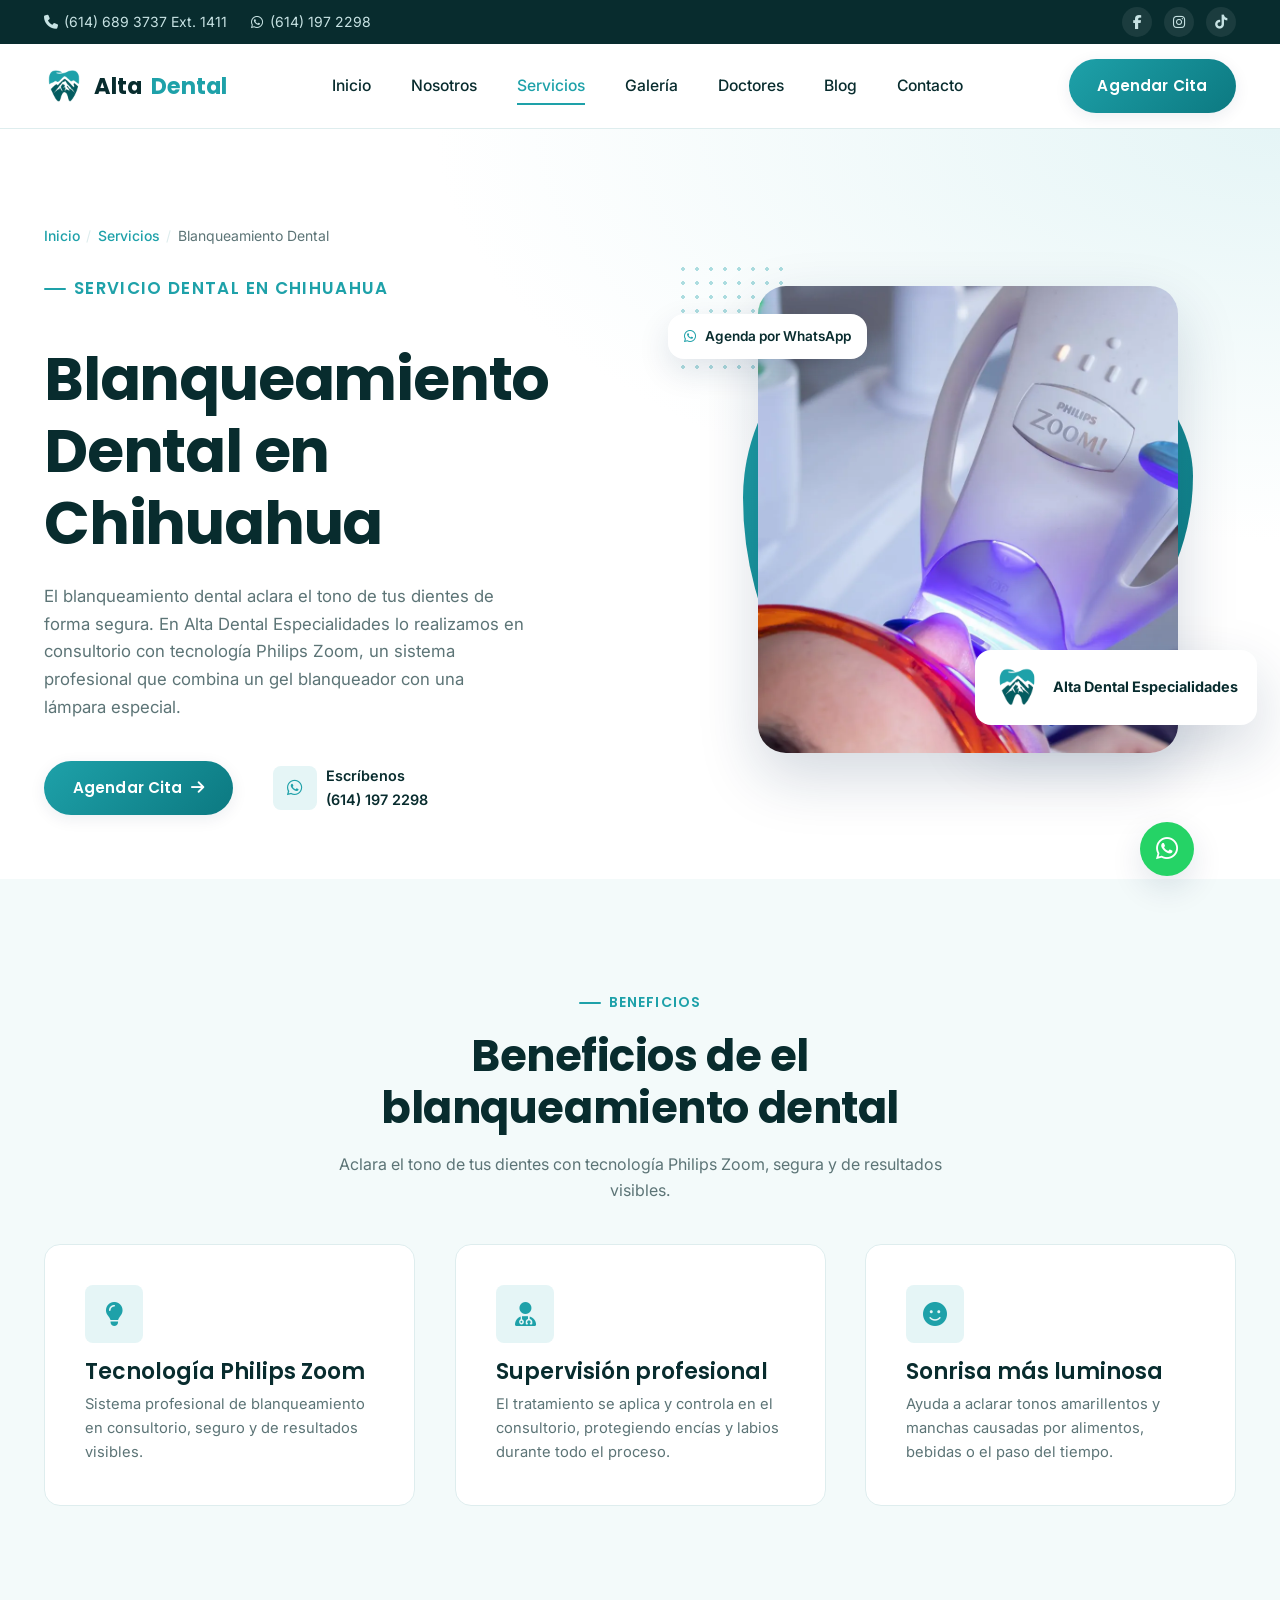
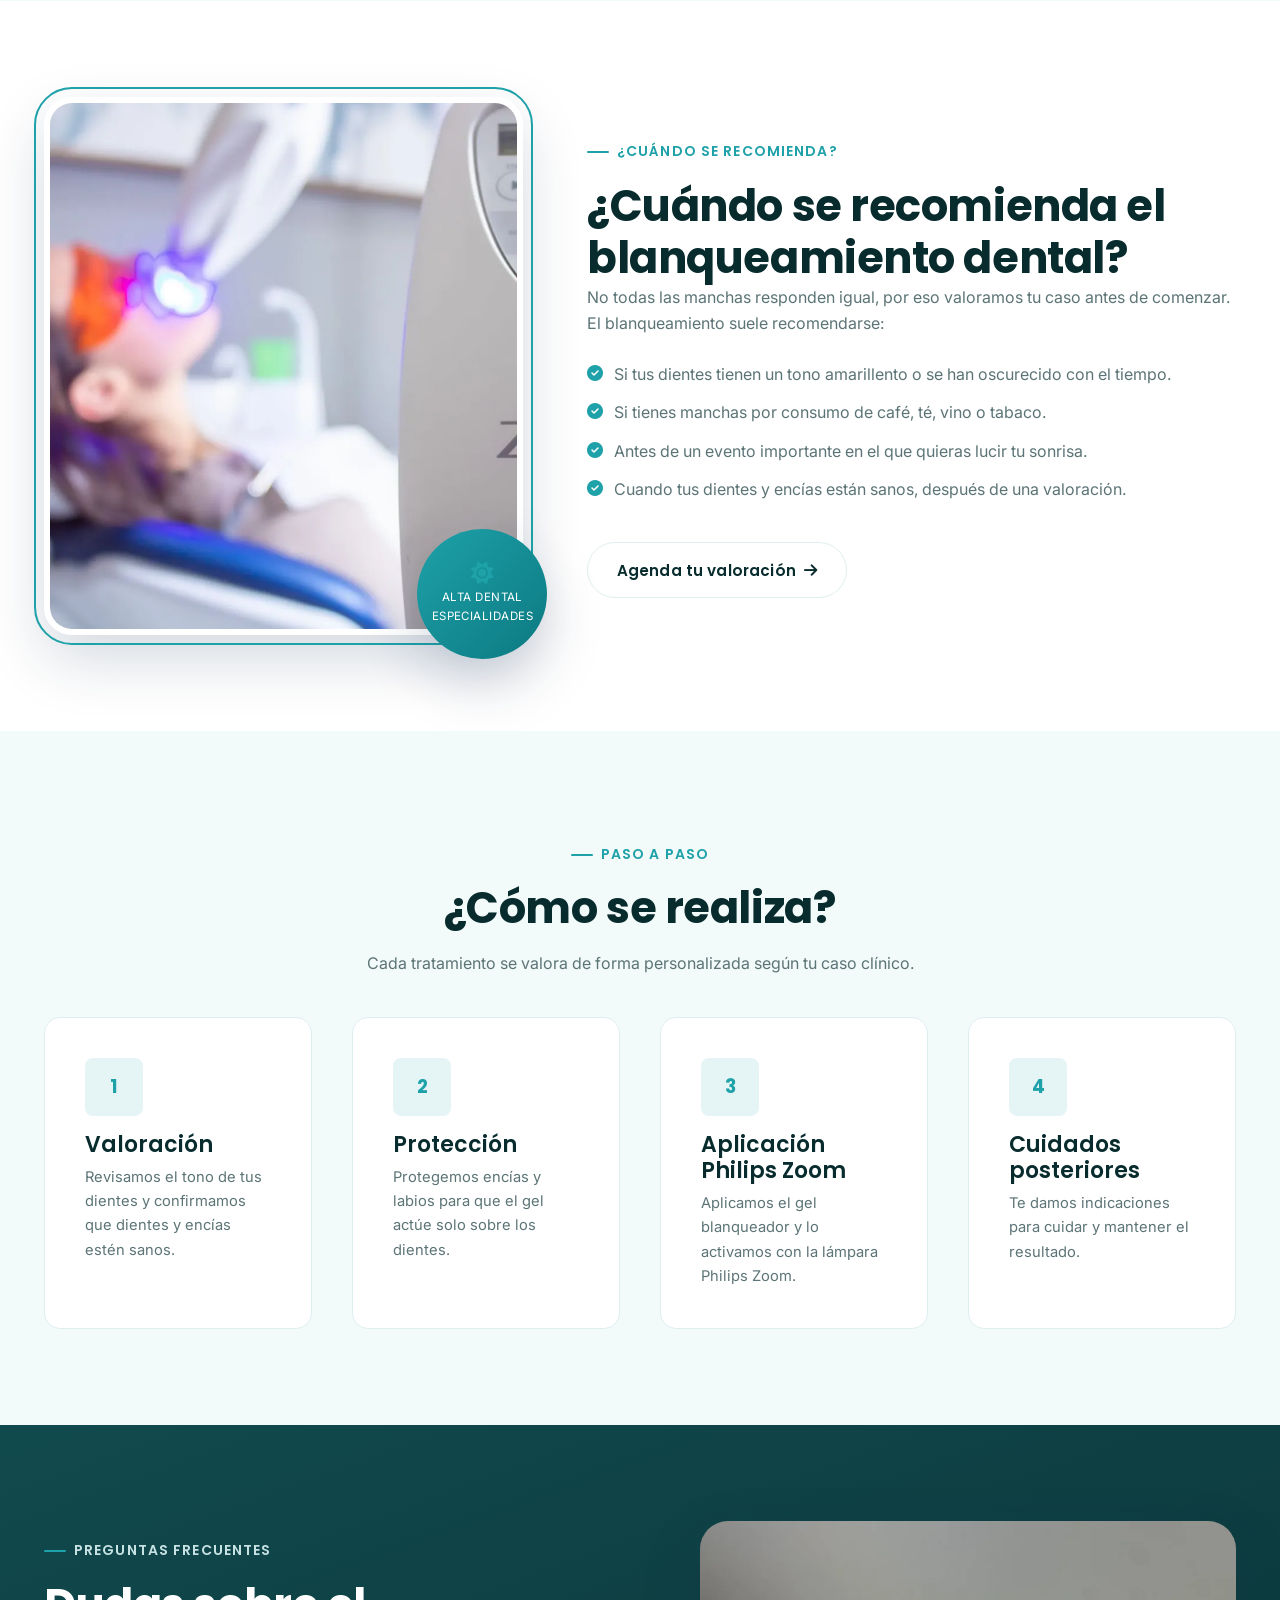
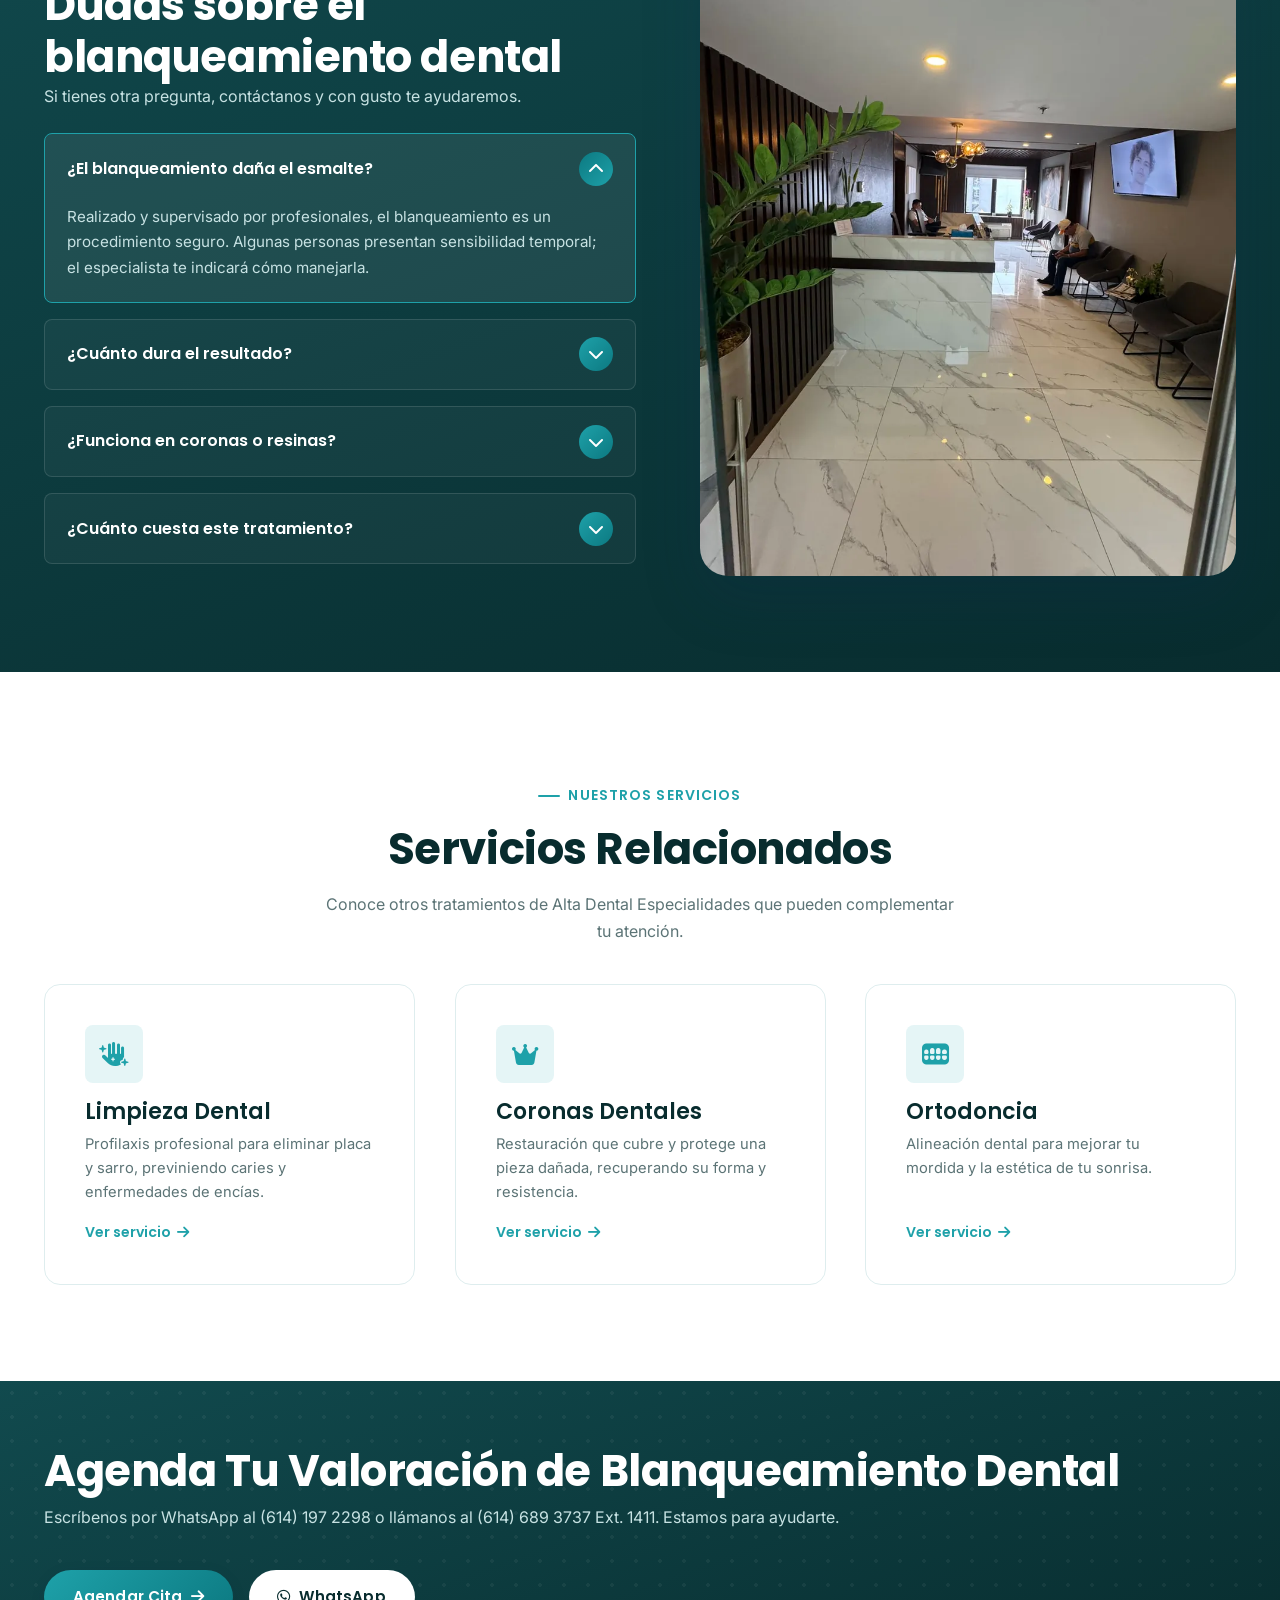
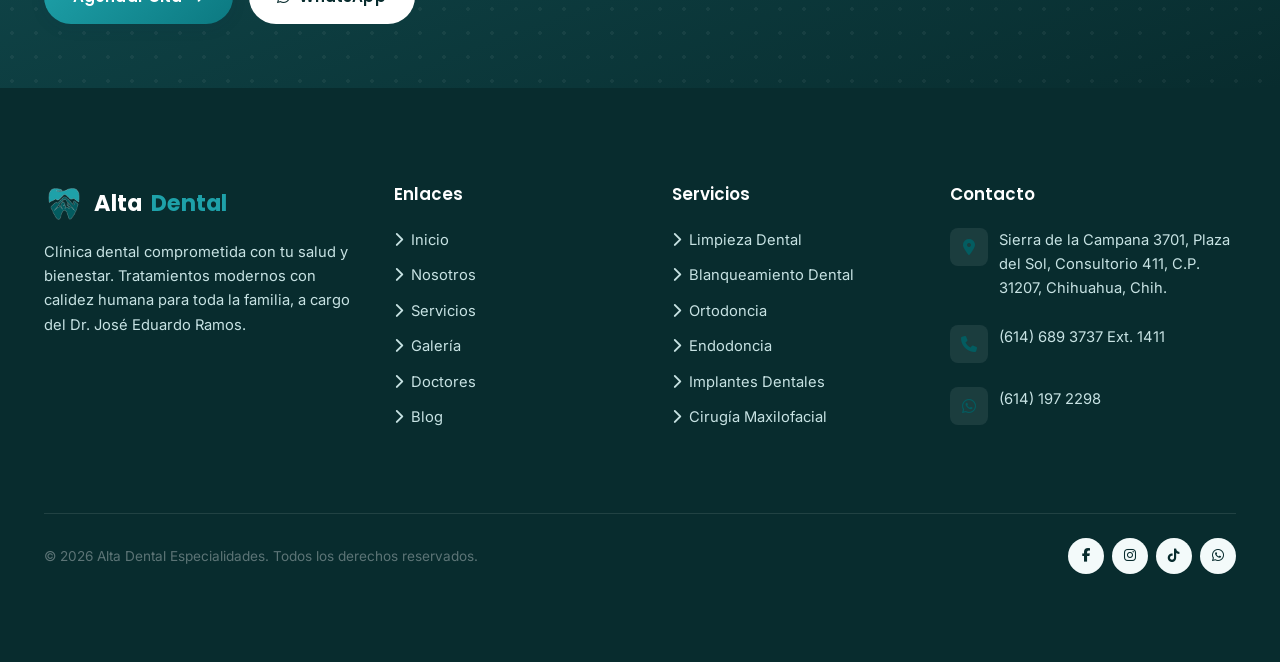
<file: servicios/blanqueamiento-dental-chihuahua/index.html>
<!DOCTYPE html>
<html lang="es-MX">
<head>
  <meta charset="UTF-8">
  <meta name="viewport" content="width=device-width, initial-scale=1.0">
  <title>Blanqueamiento Dental Philips Zoom en Chihuahua | Alta Dental</title>
  <meta name="description" content="Blanqueamiento dental en Chihuahua con tecnología Philips Zoom, aplicado en consultorio por profesionales. Agenda tu valoración en Alta Dental Especialidades.">
  <meta name="robots" content="index, follow, max-image-preview:large">
  <link rel="canonical" href="https://www.altadental.example/servicios/blanqueamiento-dental-chihuahua/">
  <meta name="theme-color" content="#1EA1A9">
  <link rel="icon" href="../../favicon.ico" sizes="48x48">
  <link rel="icon" href="../../assets/icons/favicon-96.png" type="image/png" sizes="96x96">
  <link rel="apple-touch-icon" href="../../apple-touch-icon.png">
  <link rel="manifest" href="../../site.webmanifest">

  <!-- Open Graph -->
  <meta property="og:type" content="website">
  <meta property="og:site_name" content="Alta Dental Especialidades">
  <meta property="og:url" content="https://www.altadental.example/servicios/blanqueamiento-dental-chihuahua/">
  <meta property="og:title" content="Blanqueamiento Dental en Chihuahua — Alta Dental Especialidades">
  <meta property="og:description" content="Blanqueamiento dental en Chihuahua con tecnología Philips Zoom, aplicado en consultorio por profesionales. Agenda tu valoración en Alta Dental Especialidades.">
  <meta property="og:image" content="https://www.altadental.example/images/social/og-lampara-blanqueamiento-philips-zoom-alta-dental.jpg">
  <meta property="og:image:width" content="1200">
  <meta property="og:image:height" content="630">
  <meta property="og:image:alt" content="Lámpara Philips Zoom durante un blanqueamiento dental en Alta Dental Especialidades, Chihuahua">
  <meta property="og:locale" content="es_MX">

  <!-- Twitter / X -->
  <meta name="twitter:card" content="summary_large_image">
  <meta name="twitter:title" content="Blanqueamiento Dental en Chihuahua — Alta Dental Especialidades">
  <meta name="twitter:description" content="Blanqueamiento dental en Chihuahua con tecnología Philips Zoom, aplicado en consultorio por profesionales. Agenda tu valoración en Alta Dental Especialidades.">
  <meta name="twitter:image" content="https://www.altadental.example/images/social/og-lampara-blanqueamiento-philips-zoom-alta-dental.jpg">

  <link rel="preconnect" href="https://fonts.googleapis.com">
  <link rel="preconnect" href="https://fonts.gstatic.com" crossorigin>
  <link href="https://fonts.googleapis.com/css2?family=Poppins:wght@500;600;700;800&family=Inter:wght@400;500;600&display=swap" rel="stylesheet">
  <link rel="stylesheet" href="https://cdnjs.cloudflare.com/ajax/libs/font-awesome/6.5.1/css/all.min.css">

  <link rel="preload" as="image" href="../../images/servicios/lampara-blanqueamiento-philips-zoom-alta-dental-hero.webp" fetchpriority="high">
  <link rel="stylesheet" href="../../assets/css/main.css">

  <script type="application/ld+json">
{
  "@context": "https://schema.org",
  "@graph": [
    {
      "@type": "Dentist",
      "@id": "https://www.altadental.example/#clinica",
      "name": "Alta Dental Especialidades",
      "url": "https://www.altadental.example/",
      "telephone": "+52 614 689 3737 ext. 1411",
      "address": {
        "@type": "PostalAddress",
        "streetAddress": "Sierra de la Campana 3701, Plaza del Sol, Consultorio 411",
        "addressLocality": "Chihuahua",
        "addressRegion": "Chih.",
        "postalCode": "31207",
        "addressCountry": "MX"
      }
    },
    {
      "@type": "Service",
      "@id": "https://www.altadental.example/servicios/blanqueamiento-dental-chihuahua/#servicio",
      "name": "Blanqueamiento Dental",
      "serviceType": "Blanqueamiento Dental",
      "description": "El blanqueamiento dental aclara el tono de tus dientes de forma segura. En Alta Dental Especialidades lo realizamos en consultorio con tecnología Philips Zoom, un sistema profesional que combina un gel blanqueador con una lámpara especial.",
      "url": "https://www.altadental.example/servicios/blanqueamiento-dental-chihuahua/",
      "image": "https://www.altadental.example/images/servicios/lampara-blanqueamiento-philips-zoom-alta-dental-hero.webp",
      "provider": {
        "@id": "https://www.altadental.example/#clinica"
      },
      "areaServed": {
        "@type": "City",
        "name": "Chihuahua"
      }
    },
    {
      "@type": "WebPage",
      "@id": "https://www.altadental.example/servicios/blanqueamiento-dental-chihuahua/#webpage",
      "url": "https://www.altadental.example/servicios/blanqueamiento-dental-chihuahua/",
      "name": "Blanqueamiento Dental Philips Zoom en Chihuahua | Alta Dental",
      "description": "Blanqueamiento dental en Chihuahua con tecnología Philips Zoom, aplicado en consultorio por profesionales. Agenda tu valoración en Alta Dental Especialidades.",
      "inLanguage": "es-MX",
      "isPartOf": {
        "@id": "https://www.altadental.example/#website"
      },
      "about": {
        "@id": "https://www.altadental.example/servicios/blanqueamiento-dental-chihuahua/#servicio"
      },
      "breadcrumb": {
        "@id": "https://www.altadental.example/servicios/blanqueamiento-dental-chihuahua/#breadcrumb"
      }
    },
    {
      "@type": "BreadcrumbList",
      "@id": "https://www.altadental.example/servicios/blanqueamiento-dental-chihuahua/#breadcrumb",
      "itemListElement": [
        {
          "@type": "ListItem",
          "position": 1,
          "name": "Inicio",
          "item": "https://www.altadental.example/"
        },
        {
          "@type": "ListItem",
          "position": 2,
          "name": "Servicios",
          "item": "https://www.altadental.example/#servicios"
        },
        {
          "@type": "ListItem",
          "position": 3,
          "name": "Blanqueamiento Dental",
          "item": "https://www.altadental.example/servicios/blanqueamiento-dental-chihuahua/"
        }
      ]
    },
    {
      "@type": "FAQPage",
      "@id": "https://www.altadental.example/servicios/blanqueamiento-dental-chihuahua/#preguntas-frecuentes",
      "mainEntity": [
        {
          "@type": "Question",
          "name": "¿El blanqueamiento daña el esmalte?",
          "acceptedAnswer": {
            "@type": "Answer",
            "text": "Realizado y supervisado por profesionales, el blanqueamiento es un procedimiento seguro. Algunas personas presentan sensibilidad temporal; el especialista te indicará cómo manejarla."
          }
        },
        {
          "@type": "Question",
          "name": "¿Cuánto dura el resultado?",
          "acceptedAnswer": {
            "@type": "Answer",
            "text": "Depende de tus hábitos: el café, el té, el vino o el tabaco hacen que el tono cambie antes. Te daremos recomendaciones para mantenerlo por más tiempo."
          }
        },
        {
          "@type": "Question",
          "name": "¿Funciona en coronas o resinas?",
          "acceptedAnswer": {
            "@type": "Answer",
            "text": "El blanqueamiento actúa sobre el esmalte natural; coronas, carillas o resinas no cambian de tono. Por eso es importante valorarlo antes de comenzar."
          }
        },
        {
          "@type": "Question",
          "name": "¿Cuánto cuesta este tratamiento?",
          "acceptedAnswer": {
            "@type": "Answer",
            "text": "Los tratamientos dentales varían según el diagnóstico de cada paciente, por lo que no publicamos tarifas genéricas. Escríbenos por WhatsApp y con gusto te compartimos información y costos para tu caso."
          }
        }
      ]
    }
  ]
}
  </script>
</head>
<body>
  <a class="skip-link" href="#main-content">Saltar al contenido principal</a>

  <!-- ============ TOPBAR ============ -->
  <div class="topbar">
    <div class="container">
      <div class="topbar-contact">
        <a href="tel:+526146893737,1411"><i class="fa-solid fa-phone"></i> (614) 689 3737 Ext. 1411</a>
        <a href="https://wa.me/526141972298" class="hide-tablet" target="_blank" rel="noopener noreferrer"><i class="fa-brands fa-whatsapp"></i> (614) 197 2298</a>
      </div>
      <div class="topbar-social">
        <a href="https://www.facebook.com/AltaDentalEspecialidadesChihuahua" aria-label="Facebook de Alta Dental Especialidades" target="_blank" rel="noopener noreferrer"><i class="fa-brands fa-facebook-f"></i></a>
        <a href="https://www.instagram.com/altadental.cuu/?hl=es" aria-label="Instagram de Alta Dental Especialidades" target="_blank" rel="noopener noreferrer"><i class="fa-brands fa-instagram"></i></a>
        <a href="https://www.tiktok.com/@altadental.cuu" aria-label="TikTok de Alta Dental Especialidades" target="_blank" rel="noopener noreferrer"><i class="fa-brands fa-tiktok"></i></a>
      </div>
    </div>
  </div>

  <!-- ============ HEADER ============ -->
  <header class="site-header">
    <div class="container">
      <a href="../../" class="brand">
        <img src="../../assets/images/branding/logo-icon.png" width="120" height="120" alt="Alta Dental Especialidades">
        Alta<span>Dental</span>
      </a>

      <nav class="main-nav" aria-label="Navegación principal">
        <a href="../../#inicio">Inicio</a>
        <a href="../../#nosotros">Nosotros</a>
        <a href="../../#servicios" class="active" aria-current="page">Servicios</a>
        <a href="../../#galeria">Galería</a>
        <a href="../../#doctores">Doctores</a>
        <a href="../../#blog">Blog</a>
        <a href="#contacto">Contacto</a>
        <a href="../../#cita" class="btn btn-primary">Agendar Cita</a>
      </nav>

      <div class="header-actions">
        <a href="../../#cita" class="btn btn-primary">Agendar Cita</a>
        <button class="nav-toggle" aria-label="Abrir menú" aria-expanded="false">
          <span></span><span></span><span></span>
        </button>
      </div>
    </div>
  </header>
  <div class="nav-scrim"></div>

  <main id="main-content">

    <!-- ============ HERO DEL SERVICIO ============ -->
    <section class="hero" id="inicio">
      <div class="container">
        <div class="hero-content">
          <nav class="breadcrumb reveal" aria-label="Ruta de navegación">
            <ol>
              <li><a href="../../">Inicio</a></li>
              <li><a href="../../#servicios">Servicios</a></li>
              <li aria-current="page">Blanqueamiento Dental</li>
            </ol>
          </nav>
          <p class="eyebrow reveal">Servicio dental en Chihuahua</p>
          <h1 class="reveal">Blanqueamiento Dental en Chihuahua</h1>
          <p class="reveal">
            El blanqueamiento dental aclara el tono de tus dientes de forma segura. En Alta Dental Especialidades lo realizamos en consultorio con tecnología Philips Zoom, un sistema profesional que combina un gel blanqueador con una lámpara especial.
          </p>
          <div class="hero-cta reveal">
            <a href="../../#cita" class="btn btn-primary">Agendar Cita <i class="fa-solid fa-arrow-right"></i></a>
            <div class="hero-cta-note">
              <span class="icon-badge"><i class="fa-brands fa-whatsapp"></i></span>
              <span>Escríbenos<br><a href="https://wa.me/526141972298?text=Hola%2C%20me%20gustar%C3%ADa%20informaci%C3%B3n%20sobre%20Blanqueamiento%20Dental%20en%20Alta%20Dental%20Especialidades." target="_blank" rel="noopener noreferrer">(614) 197 2298</a></span>
            </div>
          </div>
        </div>

        <div class="hero-visual reveal reveal-right">
          <div class="hero-dot-grid" aria-hidden="true"></div>
          <div class="hero-blob" aria-hidden="true"></div>
          <img class="hero-image" src="../../images/servicios/lampara-blanqueamiento-philips-zoom-alta-dental-hero.webp" width="900" height="1000" fetchpriority="high" decoding="async" alt="Lámpara Philips Zoom durante un blanqueamiento dental en Alta Dental Especialidades, Chihuahua">

          <div class="hero-badge-top">
            <i class="fa-brands fa-whatsapp" style="color:var(--color-primary)"></i>
            Agenda por WhatsApp
          </div>

          <div class="hero-float-card">
            <img src="../../assets/images/branding/logo-icon.png" width="138" height="138" alt="">
            <div>
              <strong>Alta Dental Especialidades</strong>
            </div>
          </div>
        </div>
      </div>
    </section>

    <!-- ============ BENEFICIOS ============ -->
    <section class="services section-bg-light" id="beneficios">
      <div class="container">
        <div class="section-heading centered reveal">
          <p class="eyebrow" style="justify-content:center">Beneficios</p>
          <h2>Beneficios de el blanqueamiento dental</h2>
          <p>Aclara el tono de tus dientes con tecnología Philips Zoom, segura y de resultados visibles.</p>
        </div>

        <div class="services-grid">
          <article class="card service-card reveal">
            <span class="icon-badge"><i class="fa-solid fa-lightbulb"></i></span>
            <h3>Tecnología Philips Zoom</h3>
            <p>Sistema profesional de blanqueamiento en consultorio, seguro y de resultados visibles.</p>
          </article>
          <article class="card service-card reveal">
            <span class="icon-badge"><i class="fa-solid fa-user-doctor"></i></span>
            <h3>Supervisión profesional</h3>
            <p>El tratamiento se aplica y controla en el consultorio, protegiendo encías y labios durante todo el proceso.</p>
          </article>
          <article class="card service-card reveal">
            <span class="icon-badge"><i class="fa-solid fa-face-smile"></i></span>
            <h3>Sonrisa más luminosa</h3>
            <p>Ayuda a aclarar tonos amarillentos y manchas causadas por alimentos, bebidas o el paso del tiempo.</p>
          </article>
        </div>
      </div>
    </section>

    <!-- ============ CUÁNDO SE RECOMIENDA ============ -->
    <section class="about" id="cuando-se-recomienda">
      <div class="container">
        <div class="about-visual reveal reveal-left">
          <img src="../../images/servicios/blanqueamiento-dental-philips-zoom-chihuahua-marco.webp" width="800" height="900" loading="lazy" decoding="async" alt="Paciente durante un blanqueamiento dental con el equipo Philips Zoom">
          <div class="about-experience-badge">
            <i class="fa-solid fa-sun" style="color:var(--color-primary); font-size:1.4rem;"></i>
            <span>Alta Dental<br>Especialidades</span>
          </div>
        </div>

        <div class="about-content reveal reveal-right">
          <p class="eyebrow">¿Cuándo se recomienda?</p>
          <h2>¿Cuándo se recomienda el blanqueamiento dental?</h2>
          <p>No todas las manchas responden igual, por eso valoramos tu caso antes de comenzar. El blanqueamiento suele recomendarse:</p>
          <ul class="check-list">
            <li><i class="fa-solid fa-circle-check"></i> <span>Si tus dientes tienen un tono amarillento o se han oscurecido con el tiempo.</span></li>
            <li><i class="fa-solid fa-circle-check"></i> <span>Si tienes manchas por consumo de café, té, vino o tabaco.</span></li>
            <li><i class="fa-solid fa-circle-check"></i> <span>Antes de un evento importante en el que quieras lucir tu sonrisa.</span></li>
            <li><i class="fa-solid fa-circle-check"></i> <span>Cuando tus dientes y encías están sanos, después de una valoración.</span></li>
          </ul>

          <a href="../../#cita" class="btn btn-outline">Agenda tu valoración <i class="fa-solid fa-arrow-right"></i></a>
        </div>
      </div>
    </section>

    <!-- ============ CÓMO SE REALIZA ============ -->
    <section class="services section-bg-light" id="como-se-realiza">
      <div class="container">
        <div class="section-heading centered reveal">
          <p class="eyebrow" style="justify-content:center">Paso a paso</p>
          <h2>¿Cómo se realiza?</h2>
          <p>Cada tratamiento se valora de forma personalizada según tu caso clínico.</p>
        </div>

        <div class="services-grid steps-grid">
          <article class="card service-card reveal">
            <span class="icon-badge"><span class="step-number">1</span></span>
            <h3>Valoración</h3>
            <p>Revisamos el tono de tus dientes y confirmamos que dientes y encías estén sanos.</p>
          </article>
          <article class="card service-card reveal">
            <span class="icon-badge"><span class="step-number">2</span></span>
            <h3>Protección</h3>
            <p>Protegemos encías y labios para que el gel actúe solo sobre los dientes.</p>
          </article>
          <article class="card service-card reveal">
            <span class="icon-badge"><span class="step-number">3</span></span>
            <h3>Aplicación Philips Zoom</h3>
            <p>Aplicamos el gel blanqueador y lo activamos con la lámpara Philips Zoom.</p>
          </article>
          <article class="card service-card reveal">
            <span class="icon-badge"><span class="step-number">4</span></span>
            <h3>Cuidados posteriores</h3>
            <p>Te damos indicaciones para cuidar y mantener el resultado.</p>
          </article>
        </div>
      </div>
    </section>

    <!-- ============ FAQ ============ -->
    <section class="faq section-bg-navy text-on-dark" id="preguntas-frecuentes">
      <div class="container">
        <div class="reveal reveal-left">
          <p class="eyebrow">Preguntas Frecuentes</p>
          <h2>Dudas sobre el blanqueamiento dental</h2>
          <p style="margin-bottom:1.5rem;">Si tienes otra pregunta, contáctanos y con gusto te ayudaremos.</p>

          <div class="accordion">
            <div class="accordion-item">
              <button class="accordion-header" aria-expanded="false">
                ¿El blanqueamiento daña el esmalte?
                <span class="accordion-icon"><i class="fa-solid fa-chevron-down"></i></span>
              </button>
              <div class="accordion-panel">
                <div class="accordion-panel-inner">
                  Realizado y supervisado por profesionales, el blanqueamiento es un procedimiento seguro. Algunas personas presentan sensibilidad temporal; el especialista te indicará cómo manejarla.
                </div>
              </div>
            </div>

            <div class="accordion-item">
              <button class="accordion-header" aria-expanded="false">
                ¿Cuánto dura el resultado?
                <span class="accordion-icon"><i class="fa-solid fa-chevron-down"></i></span>
              </button>
              <div class="accordion-panel">
                <div class="accordion-panel-inner">
                  Depende de tus hábitos: el café, el té, el vino o el tabaco hacen que el tono cambie antes. Te daremos recomendaciones para mantenerlo por más tiempo.
                </div>
              </div>
            </div>

            <div class="accordion-item">
              <button class="accordion-header" aria-expanded="false">
                ¿Funciona en coronas o resinas?
                <span class="accordion-icon"><i class="fa-solid fa-chevron-down"></i></span>
              </button>
              <div class="accordion-panel">
                <div class="accordion-panel-inner">
                  El blanqueamiento actúa sobre el esmalte natural; coronas, carillas o resinas no cambian de tono. Por eso es importante valorarlo antes de comenzar.
                </div>
              </div>
            </div>

            <div class="accordion-item">
              <button class="accordion-header" aria-expanded="false">
                ¿Cuánto cuesta este tratamiento?
                <span class="accordion-icon"><i class="fa-solid fa-chevron-down"></i></span>
              </button>
              <div class="accordion-panel">
                <div class="accordion-panel-inner">
                  Los tratamientos dentales varían según el diagnóstico de cada paciente, por lo que no publicamos tarifas genéricas. Escríbenos por WhatsApp y con gusto te compartimos información y costos para tu caso.
                </div>
              </div>
            </div>
          </div>
        </div>

        <div class="faq-visual reveal reveal-right">
          <img src="../../images/servicios/recepcion-alta-dental-chihuahua-vertical.webp" width="900" height="1100" loading="lazy" decoding="async" alt="Recepción y sala de espera de Alta Dental Especialidades en Chihuahua">
        </div>
      </div>
    </section>

    <!-- ============ SERVICIOS RELACIONADOS ============ -->
    <section class="services" id="servicios-relacionados">
      <div class="container">
        <div class="section-heading centered reveal">
          <p class="eyebrow" style="justify-content:center">Nuestros Servicios</p>
          <h2>Servicios Relacionados</h2>
          <p>Conoce otros tratamientos de Alta Dental Especialidades que pueden complementar tu atención.</p>
        </div>

        <div class="services-grid">
          <article class="card service-card reveal">
            <span class="icon-badge"><i class="fa-solid fa-hand-sparkles"></i></span>
            <h3>Limpieza Dental</h3>
            <p>Profilaxis profesional para eliminar placa y sarro, previniendo caries y enfermedades de encías.</p>
            <a href="../../servicios/limpieza-dental-chihuahua/" class="service-link" aria-label="Ver servicio de Limpieza Dental">Ver servicio <i class="fa-solid fa-arrow-right"></i></a>
          </article>
          <article class="card service-card reveal">
            <span class="icon-badge"><i class="fa-solid fa-crown"></i></span>
            <h3>Coronas Dentales</h3>
            <p>Restauración que cubre y protege una pieza dañada, recuperando su forma y resistencia.</p>
            <a href="../../servicios/coronas-dentales-chihuahua/" class="service-link" aria-label="Ver servicio de Coronas Dentales">Ver servicio <i class="fa-solid fa-arrow-right"></i></a>
          </article>
          <article class="card service-card reveal">
            <span class="icon-badge"><i class="fa-solid fa-teeth"></i></span>
            <h3>Ortodoncia</h3>
            <p>Alineación dental para mejorar tu mordida y la estética de tu sonrisa.</p>
            <a href="../../servicios/ortodoncia-chihuahua/" class="service-link" aria-label="Ver servicio de Ortodoncia">Ver servicio <i class="fa-solid fa-arrow-right"></i></a>
          </article>
        </div>
      </div>
    </section>

    <!-- ============ CTA FINAL ============ -->
    <section class="cta-band">
      <div class="container">
        <div class="reveal">
          <h2>Agenda Tu Valoración de Blanqueamiento Dental</h2>
          <p>Escríbenos por WhatsApp al (614) 197 2298 o llámanos al (614) 689 3737 Ext. 1411. Estamos para ayudarte.</p>
        </div>
        <div class="coming-soon-links reveal">
          <a href="../../#cita" class="btn btn-primary">Agendar Cita <i class="fa-solid fa-arrow-right"></i></a>
          <a href="https://wa.me/526141972298?text=Hola%2C%20me%20gustar%C3%ADa%20informaci%C3%B3n%20sobre%20Blanqueamiento%20Dental%20en%20Alta%20Dental%20Especialidades." class="btn btn-light" target="_blank" rel="noopener noreferrer"><i class="fa-brands fa-whatsapp"></i> WhatsApp</a>
        </div>
      </div>
    </section>

  </main>

  <!-- ============ FOOTER ============ -->
  <footer class="site-footer" id="contacto">
    <div class="container">
      <div class="footer-grid">
        <div class="footer-brand">
          <a href="../../" class="brand">
            <img src="../../assets/images/branding/logo-icon.png" width="120" height="120" loading="lazy" alt="Alta Dental Especialidades">
            Alta<span>Dental</span>
          </a>
          <p>Clínica dental comprometida con tu salud y bienestar. Tratamientos modernos con calidez humana para toda la familia, a cargo del Dr. José Eduardo Ramos.</p>
        </div>

        <div>
          <h3 class="footer-heading">Enlaces</h3>
          <nav class="footer-links">
            <a href="../../#inicio"><i class="fa-solid fa-chevron-right"></i> Inicio</a>
            <a href="../../#nosotros"><i class="fa-solid fa-chevron-right"></i> Nosotros</a>
            <a href="../../#servicios"><i class="fa-solid fa-chevron-right"></i> Servicios</a>
            <a href="../../#galeria"><i class="fa-solid fa-chevron-right"></i> Galería</a>
            <a href="../../#doctores"><i class="fa-solid fa-chevron-right"></i> Doctores</a>
            <a href="../../#blog"><i class="fa-solid fa-chevron-right"></i> Blog</a>
          </nav>
        </div>

        <div>
          <h3 class="footer-heading">Servicios</h3>
          <nav class="footer-links">
            <a href="../../servicios/limpieza-dental-chihuahua/"><i class="fa-solid fa-chevron-right"></i> Limpieza Dental</a>
            <a href="../../servicios/blanqueamiento-dental-chihuahua/"><i class="fa-solid fa-chevron-right"></i> Blanqueamiento Dental</a>
            <a href="../../servicios/ortodoncia-chihuahua/"><i class="fa-solid fa-chevron-right"></i> Ortodoncia</a>
            <a href="../../servicios/endodoncia-chihuahua/"><i class="fa-solid fa-chevron-right"></i> Endodoncia</a>
            <a href="../../servicios/implantes-dentales-chihuahua/"><i class="fa-solid fa-chevron-right"></i> Implantes Dentales</a>
            <a href="../../servicios/cirugia-maxilofacial-chihuahua/"><i class="fa-solid fa-chevron-right"></i> Cirugía Maxilofacial</a>
          </nav>
        </div>

        <div>
          <h3 class="footer-heading">Contacto</h3>
          <div class="footer-contact-item">
            <span class="icon-badge"><i class="fa-solid fa-location-dot"></i></span>
            <span><a href="https://www.google.com/maps/search/?api=1&amp;query=Sierra+de+la+Campana+3701%2C+Plaza+del+Sol%2C+Chihuahua%2C+Chih.+CP+31207" target="_blank" rel="noopener noreferrer">Sierra de la Campana 3701, Plaza del Sol, Consultorio 411, C.P. 31207, Chihuahua, Chih.</a></span>
          </div>
          <div class="footer-contact-item">
            <span class="icon-badge"><i class="fa-solid fa-phone"></i></span>
            <span><a href="tel:+526146893737,1411">(614) 689 3737 Ext. 1411</a></span>
          </div>
          <div class="footer-contact-item">
            <span class="icon-badge"><i class="fa-brands fa-whatsapp"></i></span>
            <span><a href="https://wa.me/526141972298" target="_blank" rel="noopener noreferrer">(614) 197 2298</a></span>
          </div>
        </div>
      </div>

      <div class="footer-bottom">
        <p>&copy; <span id="footer-year"></span> Alta Dental Especialidades. Todos los derechos reservados.</p>
        <div class="social-row">
          <a href="https://www.facebook.com/AltaDentalEspecialidadesChihuahua" aria-label="Facebook de Alta Dental Especialidades" target="_blank" rel="noopener noreferrer"><i class="fa-brands fa-facebook-f"></i></a>
          <a href="https://www.instagram.com/altadental.cuu/?hl=es" aria-label="Instagram de Alta Dental Especialidades" target="_blank" rel="noopener noreferrer"><i class="fa-brands fa-instagram"></i></a>
          <a href="https://www.tiktok.com/@altadental.cuu" aria-label="TikTok de Alta Dental Especialidades" target="_blank" rel="noopener noreferrer"><i class="fa-brands fa-tiktok"></i></a>
          <a href="https://wa.me/526141972298" aria-label="WhatsApp de Alta Dental Especialidades" target="_blank" rel="noopener noreferrer"><i class="fa-brands fa-whatsapp"></i></a>
        </div>
      </div>
    </div>
  </footer>

  <a class="whatsapp-float" href="https://wa.me/526141972298?text=Hola%2C%20me%20gustar%C3%ADa%20informaci%C3%B3n%20sobre%20Blanqueamiento%20Dental%20en%20Alta%20Dental%20Especialidades." target="_blank" rel="noopener noreferrer" aria-label="Contactar a Alta Dental Especialidades por WhatsApp">
    <i class="fa-brands fa-whatsapp"></i>
  </a>

  <button class="back-to-top" aria-label="Volver arriba"><i class="fa-solid fa-arrow-up"></i></button>

  <script>document.getElementById('footer-year').textContent = new Date().getFullYear();</script>
  <script src="../../assets/js/modules/nav.js" defer></script>
  <script src="../../assets/js/modules/scrollAnimations.js" defer></script>
  <script src="../../assets/js/modules/accordion.js" defer></script>
  <script src="../../assets/js/modules/gallery.js" defer></script>
  <script src="../../assets/js/modules/form.js" defer></script>
  <script src="../../assets/js/modules/backToTop.js" defer></script>
  <script src="../../assets/js/main.js" defer></script>
</body>
</html>
</file>
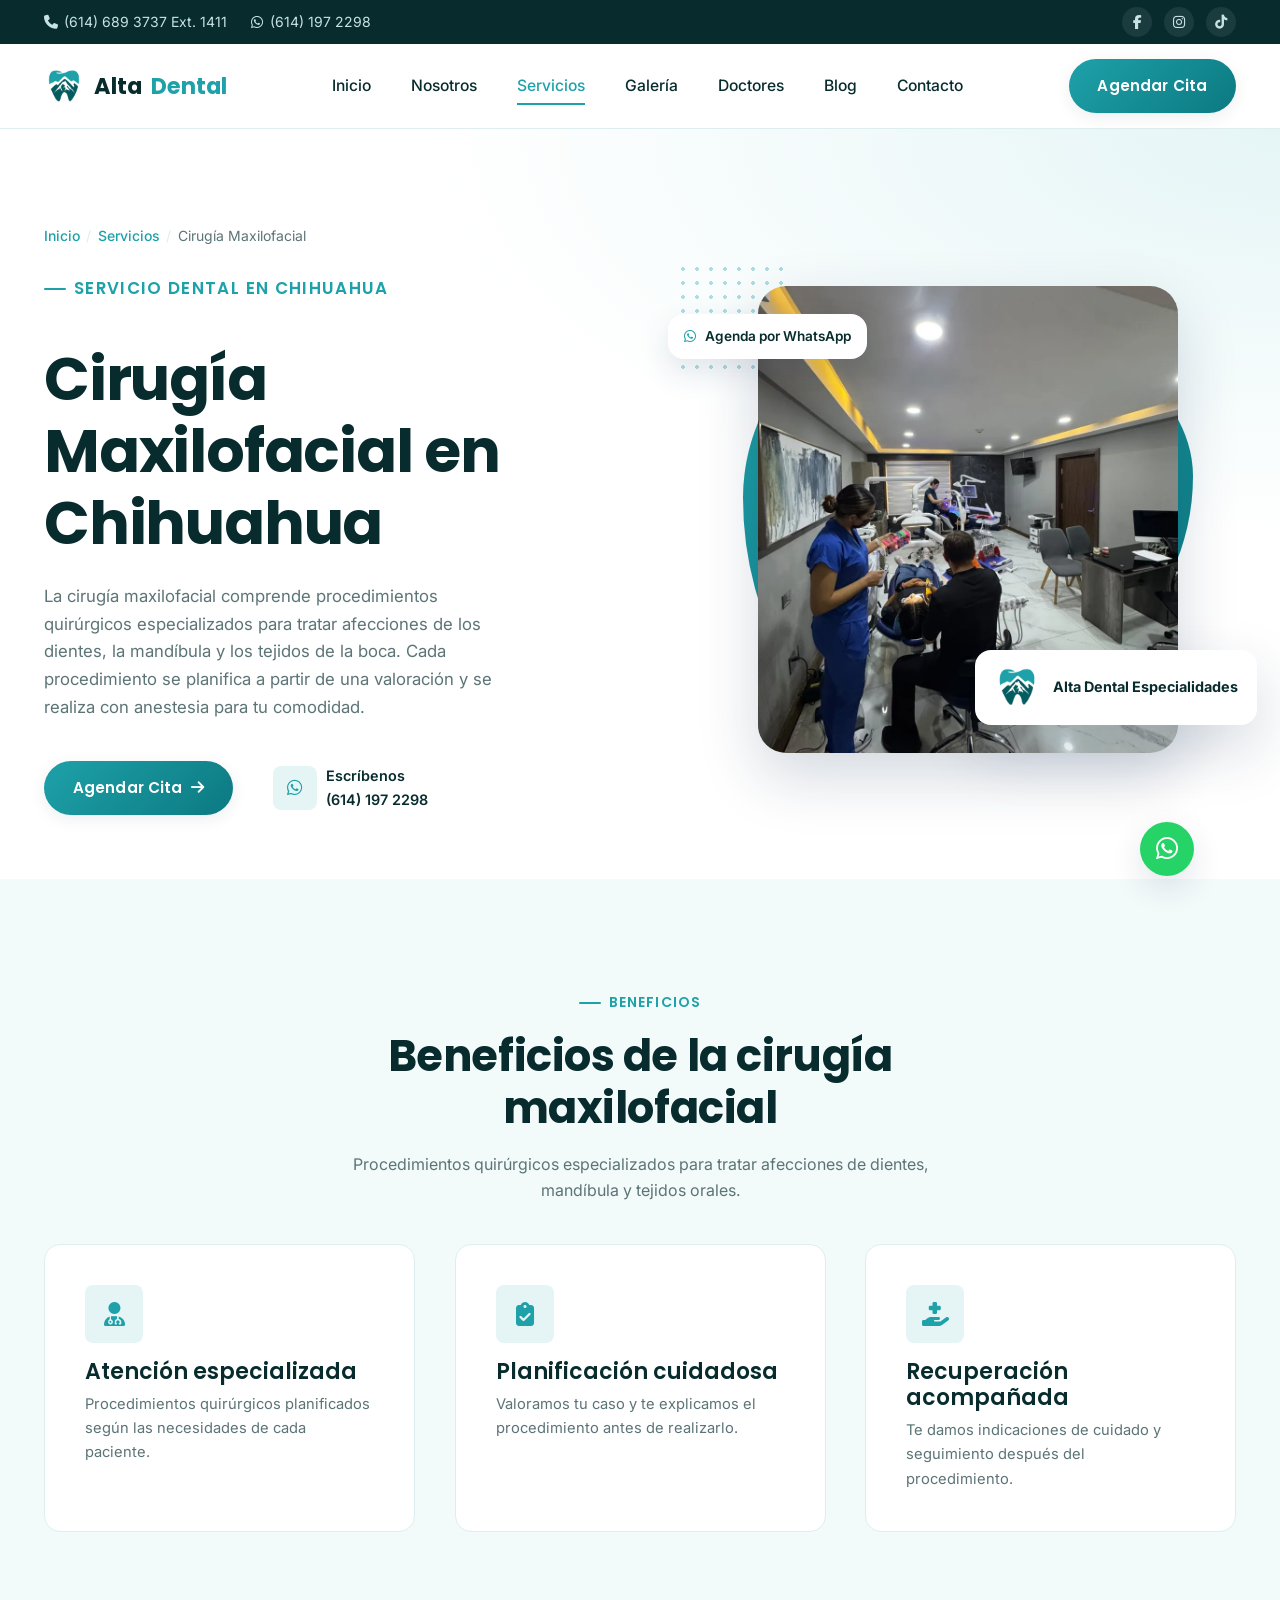
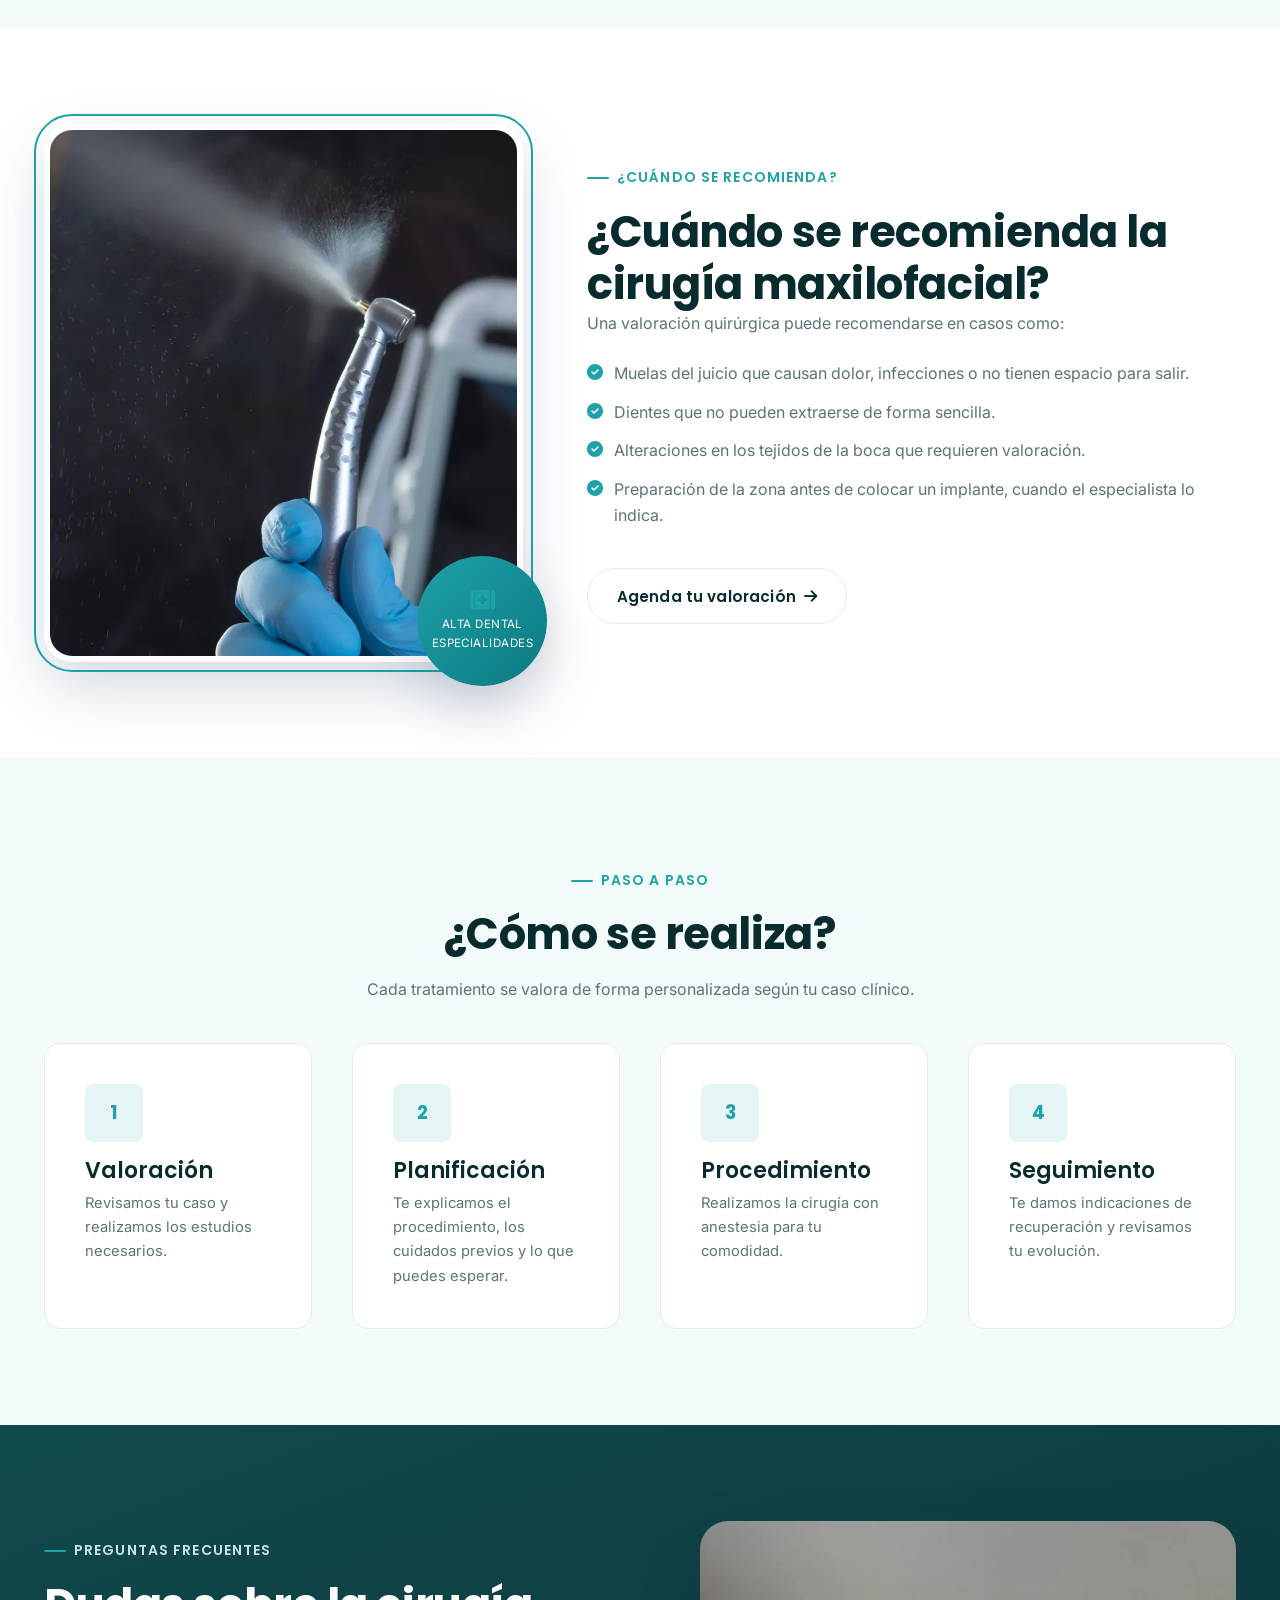
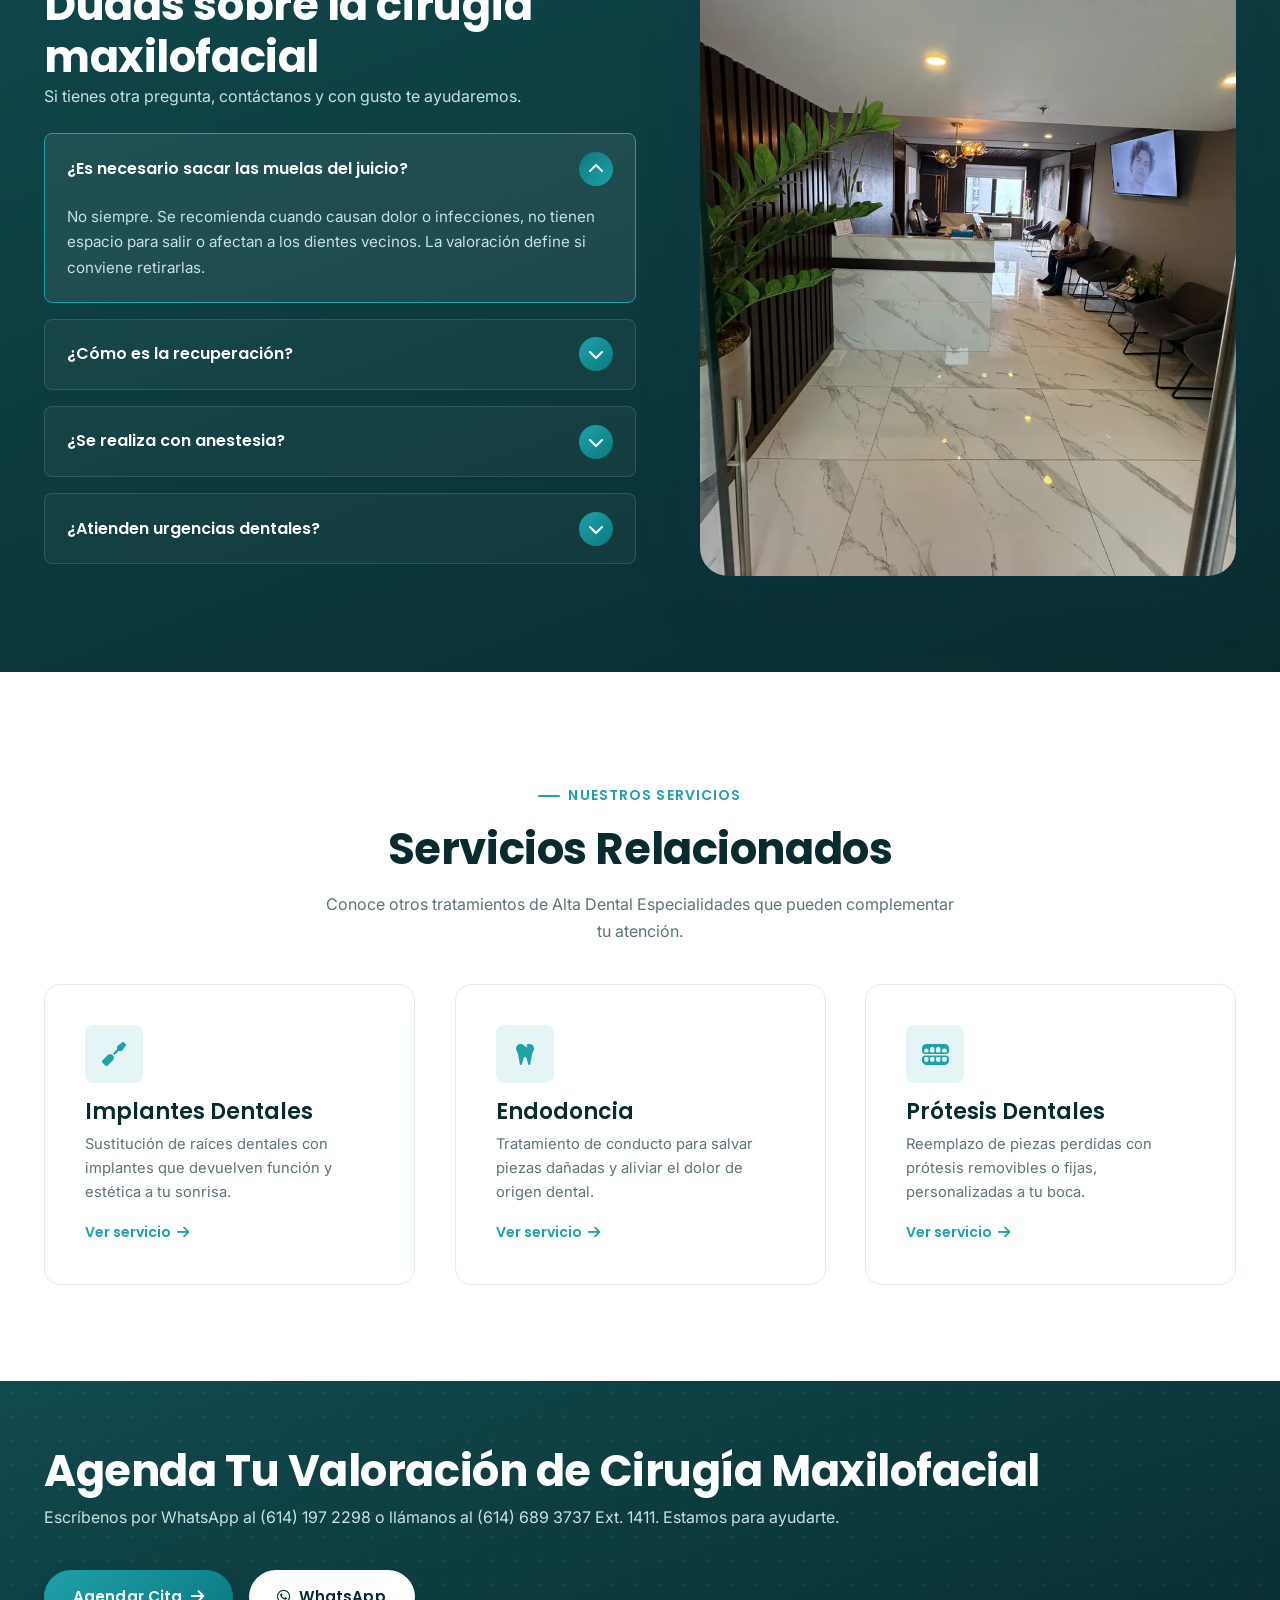
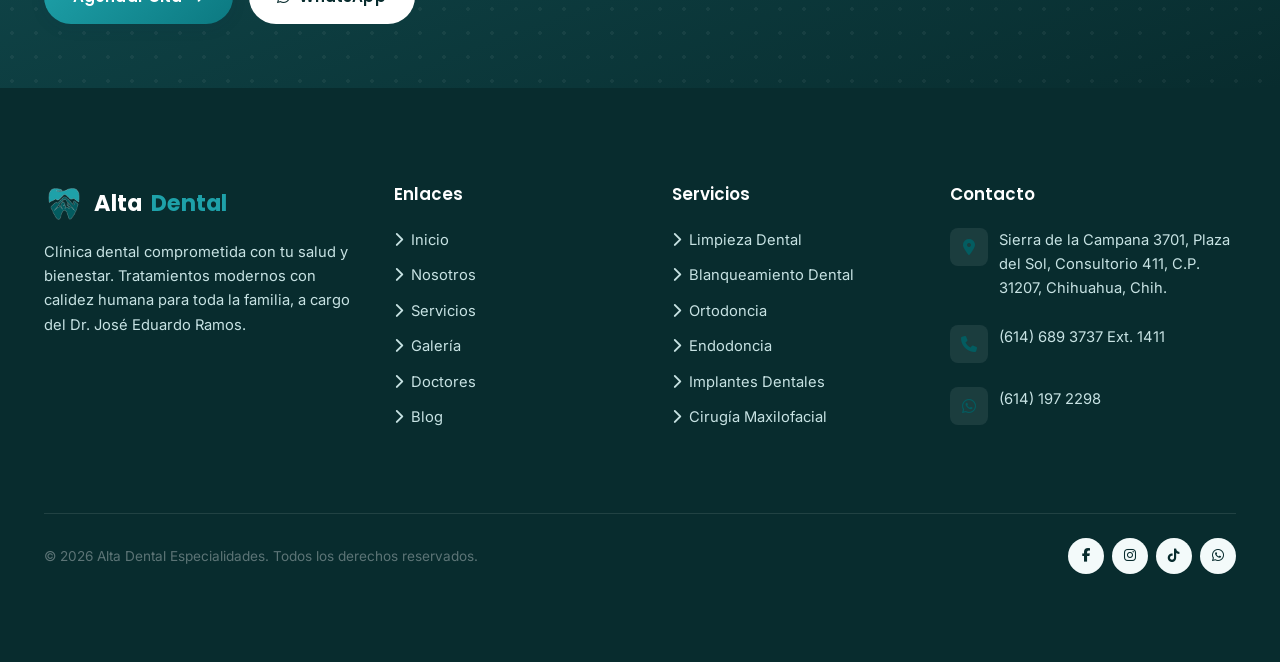
<file: servicios/cirugia-maxilofacial-chihuahua/index.html>
<!DOCTYPE html>
<html lang="es-MX">
<head>
  <meta charset="UTF-8">
  <meta name="viewport" content="width=device-width, initial-scale=1.0">
  <title>Cirugía Maxilofacial en Chihuahua | Alta Dental Especialidades</title>
  <meta name="description" content="Cirugía maxilofacial en Chihuahua: procedimientos quirúrgicos especializados para dientes, mandíbula y tejidos de la boca. Agenda tu valoración en Alta Dental.">
  <meta name="robots" content="index, follow, max-image-preview:large">
  <link rel="canonical" href="https://www.altadental.example/servicios/cirugia-maxilofacial-chihuahua/">
  <meta name="theme-color" content="#1EA1A9">
  <link rel="icon" href="../../favicon.ico" sizes="48x48">
  <link rel="icon" href="../../assets/icons/favicon-96.png" type="image/png" sizes="96x96">
  <link rel="apple-touch-icon" href="../../apple-touch-icon.png">
  <link rel="manifest" href="../../site.webmanifest">

  <!-- Open Graph -->
  <meta property="og:type" content="website">
  <meta property="og:site_name" content="Alta Dental Especialidades">
  <meta property="og:url" content="https://www.altadental.example/servicios/cirugia-maxilofacial-chihuahua/">
  <meta property="og:title" content="Cirugía Maxilofacial en Chihuahua — Alta Dental Especialidades">
  <meta property="og:description" content="Cirugía maxilofacial en Chihuahua: procedimientos quirúrgicos especializados para dientes, mandíbula y tejidos de la boca. Agenda tu valoración en Alta Dental.">
  <meta property="og:image" content="https://www.altadental.example/images/social/og-area-clinica-alta-dental-chihuahua.jpg">
  <meta property="og:image:width" content="1200">
  <meta property="og:image:height" content="630">
  <meta property="og:image:alt" content="Área clínica de Alta Dental Especialidades en Chihuahua con equipo atendiendo a un paciente">
  <meta property="og:locale" content="es_MX">

  <!-- Twitter / X -->
  <meta name="twitter:card" content="summary_large_image">
  <meta name="twitter:title" content="Cirugía Maxilofacial en Chihuahua — Alta Dental Especialidades">
  <meta name="twitter:description" content="Cirugía maxilofacial en Chihuahua: procedimientos quirúrgicos especializados para dientes, mandíbula y tejidos de la boca. Agenda tu valoración en Alta Dental.">
  <meta name="twitter:image" content="https://www.altadental.example/images/social/og-area-clinica-alta-dental-chihuahua.jpg">

  <link rel="preconnect" href="https://fonts.googleapis.com">
  <link rel="preconnect" href="https://fonts.gstatic.com" crossorigin>
  <link href="https://fonts.googleapis.com/css2?family=Poppins:wght@500;600;700;800&family=Inter:wght@400;500;600&display=swap" rel="stylesheet">
  <link rel="stylesheet" href="https://cdnjs.cloudflare.com/ajax/libs/font-awesome/6.5.1/css/all.min.css">

  <link rel="preload" as="image" href="../../images/servicios/area-clinica-alta-dental-chihuahua-hero.webp" fetchpriority="high">
  <link rel="stylesheet" href="../../assets/css/main.css">

  <script type="application/ld+json">
{
  "@context": "https://schema.org",
  "@graph": [
    {
      "@type": "Dentist",
      "@id": "https://www.altadental.example/#clinica",
      "name": "Alta Dental Especialidades",
      "url": "https://www.altadental.example/",
      "telephone": "+52 614 689 3737 ext. 1411",
      "address": {
        "@type": "PostalAddress",
        "streetAddress": "Sierra de la Campana 3701, Plaza del Sol, Consultorio 411",
        "addressLocality": "Chihuahua",
        "addressRegion": "Chih.",
        "postalCode": "31207",
        "addressCountry": "MX"
      }
    },
    {
      "@type": "Service",
      "@id": "https://www.altadental.example/servicios/cirugia-maxilofacial-chihuahua/#servicio",
      "name": "Cirugía Maxilofacial",
      "serviceType": "Cirugía Maxilofacial",
      "description": "La cirugía maxilofacial comprende procedimientos quirúrgicos especializados para tratar afecciones de los dientes, la mandíbula y los tejidos de la boca. Cada procedimiento se planifica a partir de una valoración y se realiza con anestesia para tu comodidad.",
      "url": "https://www.altadental.example/servicios/cirugia-maxilofacial-chihuahua/",
      "image": "https://www.altadental.example/images/servicios/area-clinica-alta-dental-chihuahua-hero.webp",
      "provider": {
        "@id": "https://www.altadental.example/#clinica"
      },
      "areaServed": {
        "@type": "City",
        "name": "Chihuahua"
      }
    },
    {
      "@type": "WebPage",
      "@id": "https://www.altadental.example/servicios/cirugia-maxilofacial-chihuahua/#webpage",
      "url": "https://www.altadental.example/servicios/cirugia-maxilofacial-chihuahua/",
      "name": "Cirugía Maxilofacial en Chihuahua | Alta Dental Especialidades",
      "description": "Cirugía maxilofacial en Chihuahua: procedimientos quirúrgicos especializados para dientes, mandíbula y tejidos de la boca. Agenda tu valoración en Alta Dental.",
      "inLanguage": "es-MX",
      "isPartOf": {
        "@id": "https://www.altadental.example/#website"
      },
      "about": {
        "@id": "https://www.altadental.example/servicios/cirugia-maxilofacial-chihuahua/#servicio"
      },
      "breadcrumb": {
        "@id": "https://www.altadental.example/servicios/cirugia-maxilofacial-chihuahua/#breadcrumb"
      }
    },
    {
      "@type": "BreadcrumbList",
      "@id": "https://www.altadental.example/servicios/cirugia-maxilofacial-chihuahua/#breadcrumb",
      "itemListElement": [
        {
          "@type": "ListItem",
          "position": 1,
          "name": "Inicio",
          "item": "https://www.altadental.example/"
        },
        {
          "@type": "ListItem",
          "position": 2,
          "name": "Servicios",
          "item": "https://www.altadental.example/#servicios"
        },
        {
          "@type": "ListItem",
          "position": 3,
          "name": "Cirugía Maxilofacial",
          "item": "https://www.altadental.example/servicios/cirugia-maxilofacial-chihuahua/"
        }
      ]
    },
    {
      "@type": "FAQPage",
      "@id": "https://www.altadental.example/servicios/cirugia-maxilofacial-chihuahua/#preguntas-frecuentes",
      "mainEntity": [
        {
          "@type": "Question",
          "name": "¿Es necesario sacar las muelas del juicio?",
          "acceptedAnswer": {
            "@type": "Answer",
            "text": "No siempre. Se recomienda cuando causan dolor o infecciones, no tienen espacio para salir o afectan a los dientes vecinos. La valoración define si conviene retirarlas."
          }
        },
        {
          "@type": "Question",
          "name": "¿Cómo es la recuperación?",
          "acceptedAnswer": {
            "@type": "Answer",
            "text": "Varía según el procedimiento. Te daremos indicaciones de cuidado, alimentación y medicamentos, y daremos seguimiento a tu evolución."
          }
        },
        {
          "@type": "Question",
          "name": "¿Se realiza con anestesia?",
          "acceptedAnswer": {
            "@type": "Answer",
            "text": "Sí. Los procedimientos se realizan con anestesia para tu comodidad; el tipo de anestesia depende de cada caso."
          }
        },
        {
          "@type": "Question",
          "name": "¿Atienden urgencias dentales?",
          "acceptedAnswer": {
            "@type": "Answer",
            "text": "Sí, contamos con atención para urgencias. Llama al (614) 689 3737 Ext. 1411 o escríbenos por WhatsApp al (614) 197 2298."
          }
        }
      ]
    }
  ]
}
  </script>
</head>
<body>
  <a class="skip-link" href="#main-content">Saltar al contenido principal</a>

  <!-- ============ TOPBAR ============ -->
  <div class="topbar">
    <div class="container">
      <div class="topbar-contact">
        <a href="tel:+526146893737,1411"><i class="fa-solid fa-phone"></i> (614) 689 3737 Ext. 1411</a>
        <a href="https://wa.me/526141972298" class="hide-tablet" target="_blank" rel="noopener noreferrer"><i class="fa-brands fa-whatsapp"></i> (614) 197 2298</a>
      </div>
      <div class="topbar-social">
        <a href="https://www.facebook.com/AltaDentalEspecialidadesChihuahua" aria-label="Facebook de Alta Dental Especialidades" target="_blank" rel="noopener noreferrer"><i class="fa-brands fa-facebook-f"></i></a>
        <a href="https://www.instagram.com/altadental.cuu/?hl=es" aria-label="Instagram de Alta Dental Especialidades" target="_blank" rel="noopener noreferrer"><i class="fa-brands fa-instagram"></i></a>
        <a href="https://www.tiktok.com/@altadental.cuu" aria-label="TikTok de Alta Dental Especialidades" target="_blank" rel="noopener noreferrer"><i class="fa-brands fa-tiktok"></i></a>
      </div>
    </div>
  </div>

  <!-- ============ HEADER ============ -->
  <header class="site-header">
    <div class="container">
      <a href="../../" class="brand">
        <img src="../../assets/images/branding/logo-icon.png" width="120" height="120" alt="Alta Dental Especialidades">
        Alta<span>Dental</span>
      </a>

      <nav class="main-nav" aria-label="Navegación principal">
        <a href="../../#inicio">Inicio</a>
        <a href="../../#nosotros">Nosotros</a>
        <a href="../../#servicios" class="active" aria-current="page">Servicios</a>
        <a href="../../#galeria">Galería</a>
        <a href="../../#doctores">Doctores</a>
        <a href="../../#blog">Blog</a>
        <a href="#contacto">Contacto</a>
        <a href="../../#cita" class="btn btn-primary">Agendar Cita</a>
      </nav>

      <div class="header-actions">
        <a href="../../#cita" class="btn btn-primary">Agendar Cita</a>
        <button class="nav-toggle" aria-label="Abrir menú" aria-expanded="false">
          <span></span><span></span><span></span>
        </button>
      </div>
    </div>
  </header>
  <div class="nav-scrim"></div>

  <main id="main-content">

    <!-- ============ HERO DEL SERVICIO ============ -->
    <section class="hero" id="inicio">
      <div class="container">
        <div class="hero-content">
          <nav class="breadcrumb reveal" aria-label="Ruta de navegación">
            <ol>
              <li><a href="../../">Inicio</a></li>
              <li><a href="../../#servicios">Servicios</a></li>
              <li aria-current="page">Cirugía Maxilofacial</li>
            </ol>
          </nav>
          <p class="eyebrow reveal">Servicio dental en Chihuahua</p>
          <h1 class="reveal">Cirugía Maxilofacial en Chihuahua</h1>
          <p class="reveal">
            La cirugía maxilofacial comprende procedimientos quirúrgicos especializados para tratar afecciones de los dientes, la mandíbula y los tejidos de la boca. Cada procedimiento se planifica a partir de una valoración y se realiza con anestesia para tu comodidad.
          </p>
          <div class="hero-cta reveal">
            <a href="../../#cita" class="btn btn-primary">Agendar Cita <i class="fa-solid fa-arrow-right"></i></a>
            <div class="hero-cta-note">
              <span class="icon-badge"><i class="fa-brands fa-whatsapp"></i></span>
              <span>Escríbenos<br><a href="https://wa.me/526141972298?text=Hola%2C%20me%20gustar%C3%ADa%20informaci%C3%B3n%20sobre%20Cirug%C3%ADa%20Maxilofacial%20en%20Alta%20Dental%20Especialidades." target="_blank" rel="noopener noreferrer">(614) 197 2298</a></span>
            </div>
          </div>
        </div>

        <div class="hero-visual reveal reveal-right">
          <div class="hero-dot-grid" aria-hidden="true"></div>
          <div class="hero-blob" aria-hidden="true"></div>
          <img class="hero-image" src="../../images/servicios/area-clinica-alta-dental-chihuahua-hero.webp" width="900" height="1000" fetchpriority="high" decoding="async" alt="Área clínica de Alta Dental Especialidades en Chihuahua con equipo atendiendo a un paciente">

          <div class="hero-badge-top">
            <i class="fa-brands fa-whatsapp" style="color:var(--color-primary)"></i>
            Agenda por WhatsApp
          </div>

          <div class="hero-float-card">
            <img src="../../assets/images/branding/logo-icon.png" width="138" height="138" alt="">
            <div>
              <strong>Alta Dental Especialidades</strong>
            </div>
          </div>
        </div>
      </div>
    </section>

    <!-- ============ BENEFICIOS ============ -->
    <section class="services section-bg-light" id="beneficios">
      <div class="container">
        <div class="section-heading centered reveal">
          <p class="eyebrow" style="justify-content:center">Beneficios</p>
          <h2>Beneficios de la cirugía maxilofacial</h2>
          <p>Procedimientos quirúrgicos especializados para tratar afecciones de dientes, mandíbula y tejidos orales.</p>
        </div>

        <div class="services-grid">
          <article class="card service-card reveal">
            <span class="icon-badge"><i class="fa-solid fa-user-doctor"></i></span>
            <h3>Atención especializada</h3>
            <p>Procedimientos quirúrgicos planificados según las necesidades de cada paciente.</p>
          </article>
          <article class="card service-card reveal">
            <span class="icon-badge"><i class="fa-solid fa-clipboard-check"></i></span>
            <h3>Planificación cuidadosa</h3>
            <p>Valoramos tu caso y te explicamos el procedimiento antes de realizarlo.</p>
          </article>
          <article class="card service-card reveal">
            <span class="icon-badge"><i class="fa-solid fa-hand-holding-medical"></i></span>
            <h3>Recuperación acompañada</h3>
            <p>Te damos indicaciones de cuidado y seguimiento después del procedimiento.</p>
          </article>
        </div>
      </div>
    </section>

    <!-- ============ CUÁNDO SE RECOMIENDA ============ -->
    <section class="about" id="cuando-se-recomienda">
      <div class="container">
        <div class="about-visual reveal reveal-left">
          <img src="../../images/servicios/pieza-de-mano-dental-alta-dental-marco.webp" width="800" height="900" loading="lazy" decoding="async" alt="Pieza de mano dental de alta velocidad utilizada en Alta Dental Especialidades">
          <div class="about-experience-badge">
            <i class="fa-solid fa-kit-medical" style="color:var(--color-primary); font-size:1.4rem;"></i>
            <span>Alta Dental<br>Especialidades</span>
          </div>
        </div>

        <div class="about-content reveal reveal-right">
          <p class="eyebrow">¿Cuándo se recomienda?</p>
          <h2>¿Cuándo se recomienda la cirugía maxilofacial?</h2>
          <p>Una valoración quirúrgica puede recomendarse en casos como:</p>
          <ul class="check-list">
            <li><i class="fa-solid fa-circle-check"></i> <span>Muelas del juicio que causan dolor, infecciones o no tienen espacio para salir.</span></li>
            <li><i class="fa-solid fa-circle-check"></i> <span>Dientes que no pueden extraerse de forma sencilla.</span></li>
            <li><i class="fa-solid fa-circle-check"></i> <span>Alteraciones en los tejidos de la boca que requieren valoración.</span></li>
            <li><i class="fa-solid fa-circle-check"></i> <span>Preparación de la zona antes de colocar un implante, cuando el especialista lo indica.</span></li>
          </ul>

          <a href="../../#cita" class="btn btn-outline">Agenda tu valoración <i class="fa-solid fa-arrow-right"></i></a>
        </div>
      </div>
    </section>

    <!-- ============ CÓMO SE REALIZA ============ -->
    <section class="services section-bg-light" id="como-se-realiza">
      <div class="container">
        <div class="section-heading centered reveal">
          <p class="eyebrow" style="justify-content:center">Paso a paso</p>
          <h2>¿Cómo se realiza?</h2>
          <p>Cada tratamiento se valora de forma personalizada según tu caso clínico.</p>
        </div>

        <div class="services-grid steps-grid">
          <article class="card service-card reveal">
            <span class="icon-badge"><span class="step-number">1</span></span>
            <h3>Valoración</h3>
            <p>Revisamos tu caso y realizamos los estudios necesarios.</p>
          </article>
          <article class="card service-card reveal">
            <span class="icon-badge"><span class="step-number">2</span></span>
            <h3>Planificación</h3>
            <p>Te explicamos el procedimiento, los cuidados previos y lo que puedes esperar.</p>
          </article>
          <article class="card service-card reveal">
            <span class="icon-badge"><span class="step-number">3</span></span>
            <h3>Procedimiento</h3>
            <p>Realizamos la cirugía con anestesia para tu comodidad.</p>
          </article>
          <article class="card service-card reveal">
            <span class="icon-badge"><span class="step-number">4</span></span>
            <h3>Seguimiento</h3>
            <p>Te damos indicaciones de recuperación y revisamos tu evolución.</p>
          </article>
        </div>
      </div>
    </section>

    <!-- ============ FAQ ============ -->
    <section class="faq section-bg-navy text-on-dark" id="preguntas-frecuentes">
      <div class="container">
        <div class="reveal reveal-left">
          <p class="eyebrow">Preguntas Frecuentes</p>
          <h2>Dudas sobre la cirugía maxilofacial</h2>
          <p style="margin-bottom:1.5rem;">Si tienes otra pregunta, contáctanos y con gusto te ayudaremos.</p>

          <div class="accordion">
            <div class="accordion-item">
              <button class="accordion-header" aria-expanded="false">
                ¿Es necesario sacar las muelas del juicio?
                <span class="accordion-icon"><i class="fa-solid fa-chevron-down"></i></span>
              </button>
              <div class="accordion-panel">
                <div class="accordion-panel-inner">
                  No siempre. Se recomienda cuando causan dolor o infecciones, no tienen espacio para salir o afectan a los dientes vecinos. La valoración define si conviene retirarlas.
                </div>
              </div>
            </div>

            <div class="accordion-item">
              <button class="accordion-header" aria-expanded="false">
                ¿Cómo es la recuperación?
                <span class="accordion-icon"><i class="fa-solid fa-chevron-down"></i></span>
              </button>
              <div class="accordion-panel">
                <div class="accordion-panel-inner">
                  Varía según el procedimiento. Te daremos indicaciones de cuidado, alimentación y medicamentos, y daremos seguimiento a tu evolución.
                </div>
              </div>
            </div>

            <div class="accordion-item">
              <button class="accordion-header" aria-expanded="false">
                ¿Se realiza con anestesia?
                <span class="accordion-icon"><i class="fa-solid fa-chevron-down"></i></span>
              </button>
              <div class="accordion-panel">
                <div class="accordion-panel-inner">
                  Sí. Los procedimientos se realizan con anestesia para tu comodidad; el tipo de anestesia depende de cada caso.
                </div>
              </div>
            </div>

            <div class="accordion-item">
              <button class="accordion-header" aria-expanded="false">
                ¿Atienden urgencias dentales?
                <span class="accordion-icon"><i class="fa-solid fa-chevron-down"></i></span>
              </button>
              <div class="accordion-panel">
                <div class="accordion-panel-inner">
                  Sí, contamos con atención para urgencias. Llama al (614) 689 3737 Ext. 1411 o escríbenos por WhatsApp al (614) 197 2298.
                </div>
              </div>
            </div>
          </div>
        </div>

        <div class="faq-visual reveal reveal-right">
          <img src="../../images/servicios/recepcion-alta-dental-chihuahua-vertical.webp" width="900" height="1100" loading="lazy" decoding="async" alt="Recepción y sala de espera de Alta Dental Especialidades en Chihuahua">
        </div>
      </div>
    </section>

    <!-- ============ SERVICIOS RELACIONADOS ============ -->
    <section class="services" id="servicios-relacionados">
      <div class="container">
        <div class="section-heading centered reveal">
          <p class="eyebrow" style="justify-content:center">Nuestros Servicios</p>
          <h2>Servicios Relacionados</h2>
          <p>Conoce otros tratamientos de Alta Dental Especialidades que pueden complementar tu atención.</p>
        </div>

        <div class="services-grid">
          <article class="card service-card reveal">
            <span class="icon-badge"><i class="fa-solid fa-screwdriver"></i></span>
            <h3>Implantes Dentales</h3>
            <p>Sustitución de raíces dentales con implantes que devuelven función y estética a tu sonrisa.</p>
            <a href="../../servicios/implantes-dentales-chihuahua/" class="service-link" aria-label="Ver servicio de Implantes Dentales">Ver servicio <i class="fa-solid fa-arrow-right"></i></a>
          </article>
          <article class="card service-card reveal">
            <span class="icon-badge"><i class="fa-solid fa-tooth"></i></span>
            <h3>Endodoncia</h3>
            <p>Tratamiento de conducto para salvar piezas dañadas y aliviar el dolor de origen dental.</p>
            <a href="../../servicios/endodoncia-chihuahua/" class="service-link" aria-label="Ver servicio de Endodoncia">Ver servicio <i class="fa-solid fa-arrow-right"></i></a>
          </article>
          <article class="card service-card reveal">
            <span class="icon-badge"><i class="fa-solid fa-teeth-open"></i></span>
            <h3>Prótesis Dentales</h3>
            <p>Reemplazo de piezas perdidas con prótesis removibles o fijas, personalizadas a tu boca.</p>
            <a href="../../servicios/protesis-dentales-chihuahua/" class="service-link" aria-label="Ver servicio de Prótesis Dentales">Ver servicio <i class="fa-solid fa-arrow-right"></i></a>
          </article>
        </div>
      </div>
    </section>

    <!-- ============ CTA FINAL ============ -->
    <section class="cta-band">
      <div class="container">
        <div class="reveal">
          <h2>Agenda Tu Valoración de Cirugía Maxilofacial</h2>
          <p>Escríbenos por WhatsApp al (614) 197 2298 o llámanos al (614) 689 3737 Ext. 1411. Estamos para ayudarte.</p>
        </div>
        <div class="coming-soon-links reveal">
          <a href="../../#cita" class="btn btn-primary">Agendar Cita <i class="fa-solid fa-arrow-right"></i></a>
          <a href="https://wa.me/526141972298?text=Hola%2C%20me%20gustar%C3%ADa%20informaci%C3%B3n%20sobre%20Cirug%C3%ADa%20Maxilofacial%20en%20Alta%20Dental%20Especialidades." class="btn btn-light" target="_blank" rel="noopener noreferrer"><i class="fa-brands fa-whatsapp"></i> WhatsApp</a>
        </div>
      </div>
    </section>

  </main>

  <!-- ============ FOOTER ============ -->
  <footer class="site-footer" id="contacto">
    <div class="container">
      <div class="footer-grid">
        <div class="footer-brand">
          <a href="../../" class="brand">
            <img src="../../assets/images/branding/logo-icon.png" width="120" height="120" loading="lazy" alt="Alta Dental Especialidades">
            Alta<span>Dental</span>
          </a>
          <p>Clínica dental comprometida con tu salud y bienestar. Tratamientos modernos con calidez humana para toda la familia, a cargo del Dr. José Eduardo Ramos.</p>
        </div>

        <div>
          <h3 class="footer-heading">Enlaces</h3>
          <nav class="footer-links">
            <a href="../../#inicio"><i class="fa-solid fa-chevron-right"></i> Inicio</a>
            <a href="../../#nosotros"><i class="fa-solid fa-chevron-right"></i> Nosotros</a>
            <a href="../../#servicios"><i class="fa-solid fa-chevron-right"></i> Servicios</a>
            <a href="../../#galeria"><i class="fa-solid fa-chevron-right"></i> Galería</a>
            <a href="../../#doctores"><i class="fa-solid fa-chevron-right"></i> Doctores</a>
            <a href="../../#blog"><i class="fa-solid fa-chevron-right"></i> Blog</a>
          </nav>
        </div>

        <div>
          <h3 class="footer-heading">Servicios</h3>
          <nav class="footer-links">
            <a href="../../servicios/limpieza-dental-chihuahua/"><i class="fa-solid fa-chevron-right"></i> Limpieza Dental</a>
            <a href="../../servicios/blanqueamiento-dental-chihuahua/"><i class="fa-solid fa-chevron-right"></i> Blanqueamiento Dental</a>
            <a href="../../servicios/ortodoncia-chihuahua/"><i class="fa-solid fa-chevron-right"></i> Ortodoncia</a>
            <a href="../../servicios/endodoncia-chihuahua/"><i class="fa-solid fa-chevron-right"></i> Endodoncia</a>
            <a href="../../servicios/implantes-dentales-chihuahua/"><i class="fa-solid fa-chevron-right"></i> Implantes Dentales</a>
            <a href="../../servicios/cirugia-maxilofacial-chihuahua/"><i class="fa-solid fa-chevron-right"></i> Cirugía Maxilofacial</a>
          </nav>
        </div>

        <div>
          <h3 class="footer-heading">Contacto</h3>
          <div class="footer-contact-item">
            <span class="icon-badge"><i class="fa-solid fa-location-dot"></i></span>
            <span><a href="https://www.google.com/maps/search/?api=1&amp;query=Sierra+de+la+Campana+3701%2C+Plaza+del+Sol%2C+Chihuahua%2C+Chih.+CP+31207" target="_blank" rel="noopener noreferrer">Sierra de la Campana 3701, Plaza del Sol, Consultorio 411, C.P. 31207, Chihuahua, Chih.</a></span>
          </div>
          <div class="footer-contact-item">
            <span class="icon-badge"><i class="fa-solid fa-phone"></i></span>
            <span><a href="tel:+526146893737,1411">(614) 689 3737 Ext. 1411</a></span>
          </div>
          <div class="footer-contact-item">
            <span class="icon-badge"><i class="fa-brands fa-whatsapp"></i></span>
            <span><a href="https://wa.me/526141972298" target="_blank" rel="noopener noreferrer">(614) 197 2298</a></span>
          </div>
        </div>
      </div>

      <div class="footer-bottom">
        <p>&copy; <span id="footer-year"></span> Alta Dental Especialidades. Todos los derechos reservados.</p>
        <div class="social-row">
          <a href="https://www.facebook.com/AltaDentalEspecialidadesChihuahua" aria-label="Facebook de Alta Dental Especialidades" target="_blank" rel="noopener noreferrer"><i class="fa-brands fa-facebook-f"></i></a>
          <a href="https://www.instagram.com/altadental.cuu/?hl=es" aria-label="Instagram de Alta Dental Especialidades" target="_blank" rel="noopener noreferrer"><i class="fa-brands fa-instagram"></i></a>
          <a href="https://www.tiktok.com/@altadental.cuu" aria-label="TikTok de Alta Dental Especialidades" target="_blank" rel="noopener noreferrer"><i class="fa-brands fa-tiktok"></i></a>
          <a href="https://wa.me/526141972298" aria-label="WhatsApp de Alta Dental Especialidades" target="_blank" rel="noopener noreferrer"><i class="fa-brands fa-whatsapp"></i></a>
        </div>
      </div>
    </div>
  </footer>

  <a class="whatsapp-float" href="https://wa.me/526141972298?text=Hola%2C%20me%20gustar%C3%ADa%20informaci%C3%B3n%20sobre%20Cirug%C3%ADa%20Maxilofacial%20en%20Alta%20Dental%20Especialidades." target="_blank" rel="noopener noreferrer" aria-label="Contactar a Alta Dental Especialidades por WhatsApp">
    <i class="fa-brands fa-whatsapp"></i>
  </a>

  <button class="back-to-top" aria-label="Volver arriba"><i class="fa-solid fa-arrow-up"></i></button>

  <script>document.getElementById('footer-year').textContent = new Date().getFullYear();</script>
  <script src="../../assets/js/modules/nav.js" defer></script>
  <script src="../../assets/js/modules/scrollAnimations.js" defer></script>
  <script src="../../assets/js/modules/accordion.js" defer></script>
  <script src="../../assets/js/modules/gallery.js" defer></script>
  <script src="../../assets/js/modules/form.js" defer></script>
  <script src="../../assets/js/modules/backToTop.js" defer></script>
  <script src="../../assets/js/main.js" defer></script>
</body>
</html>
</file>
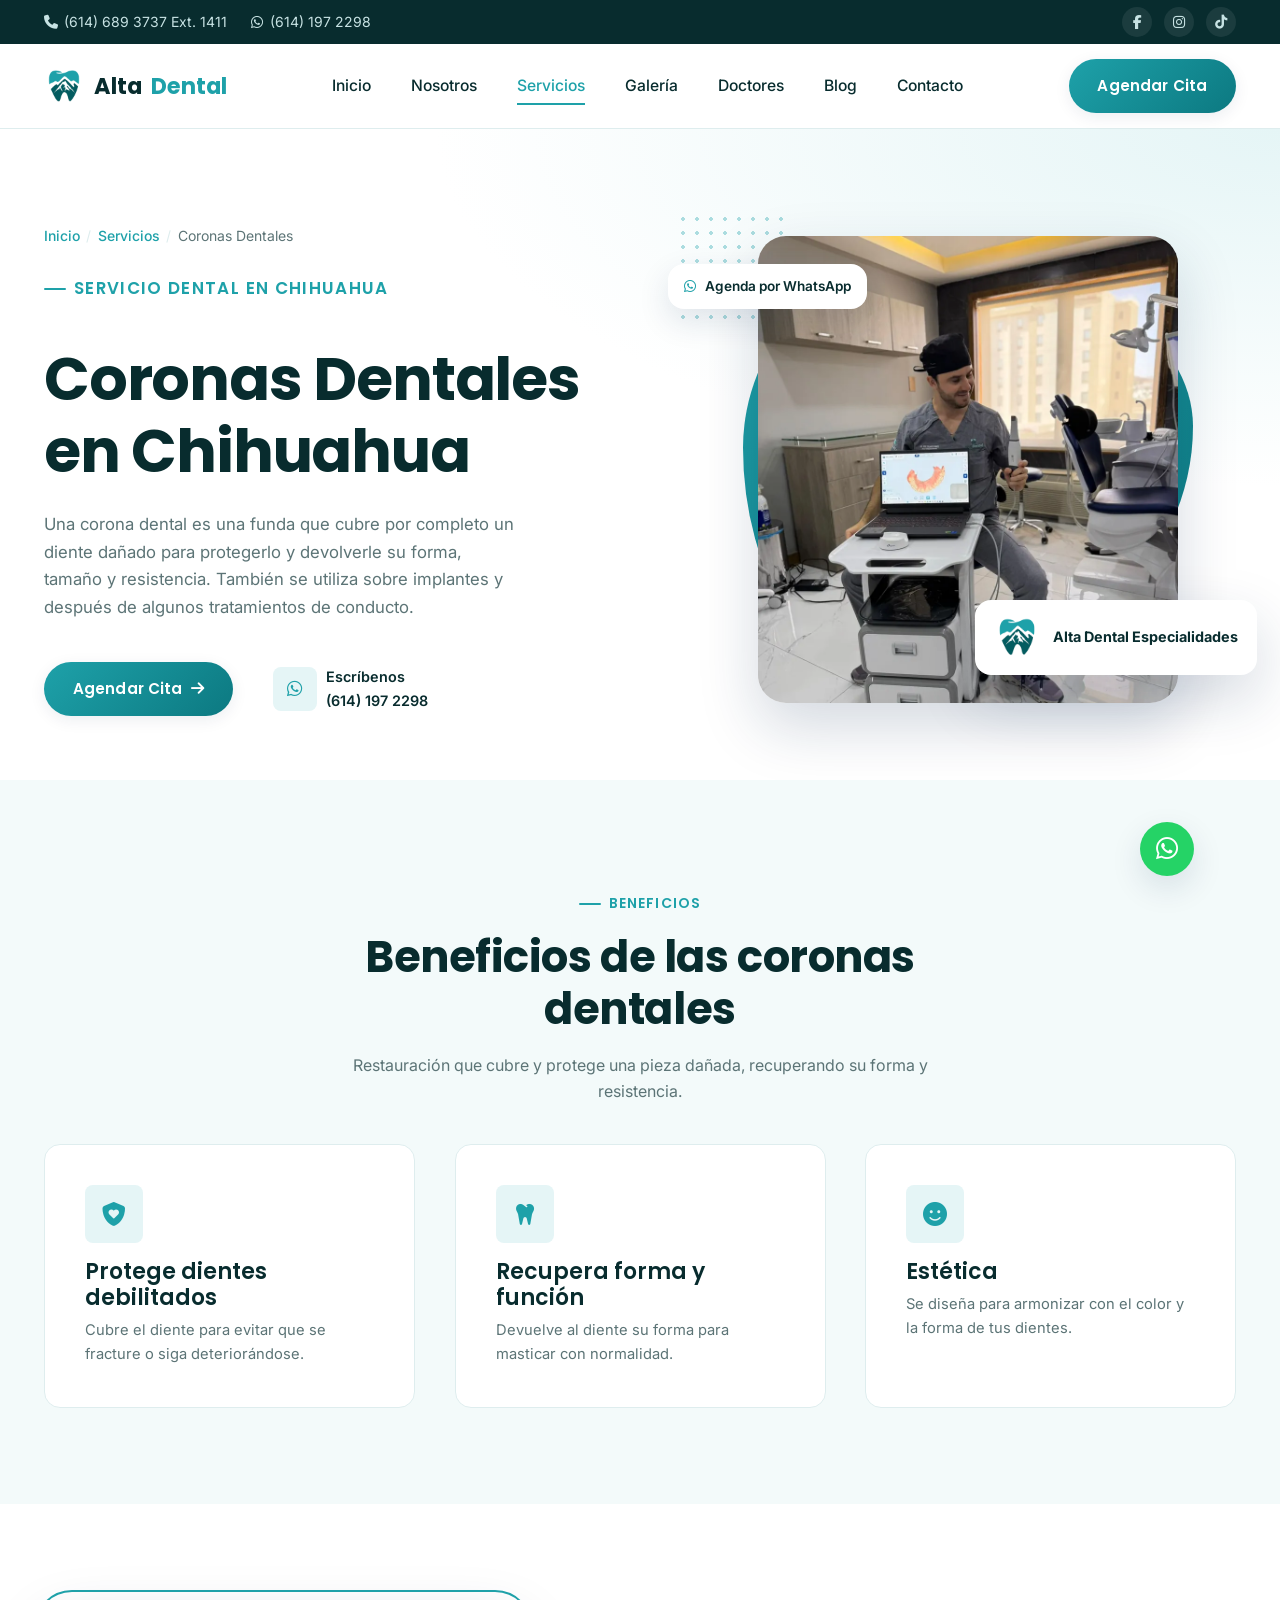
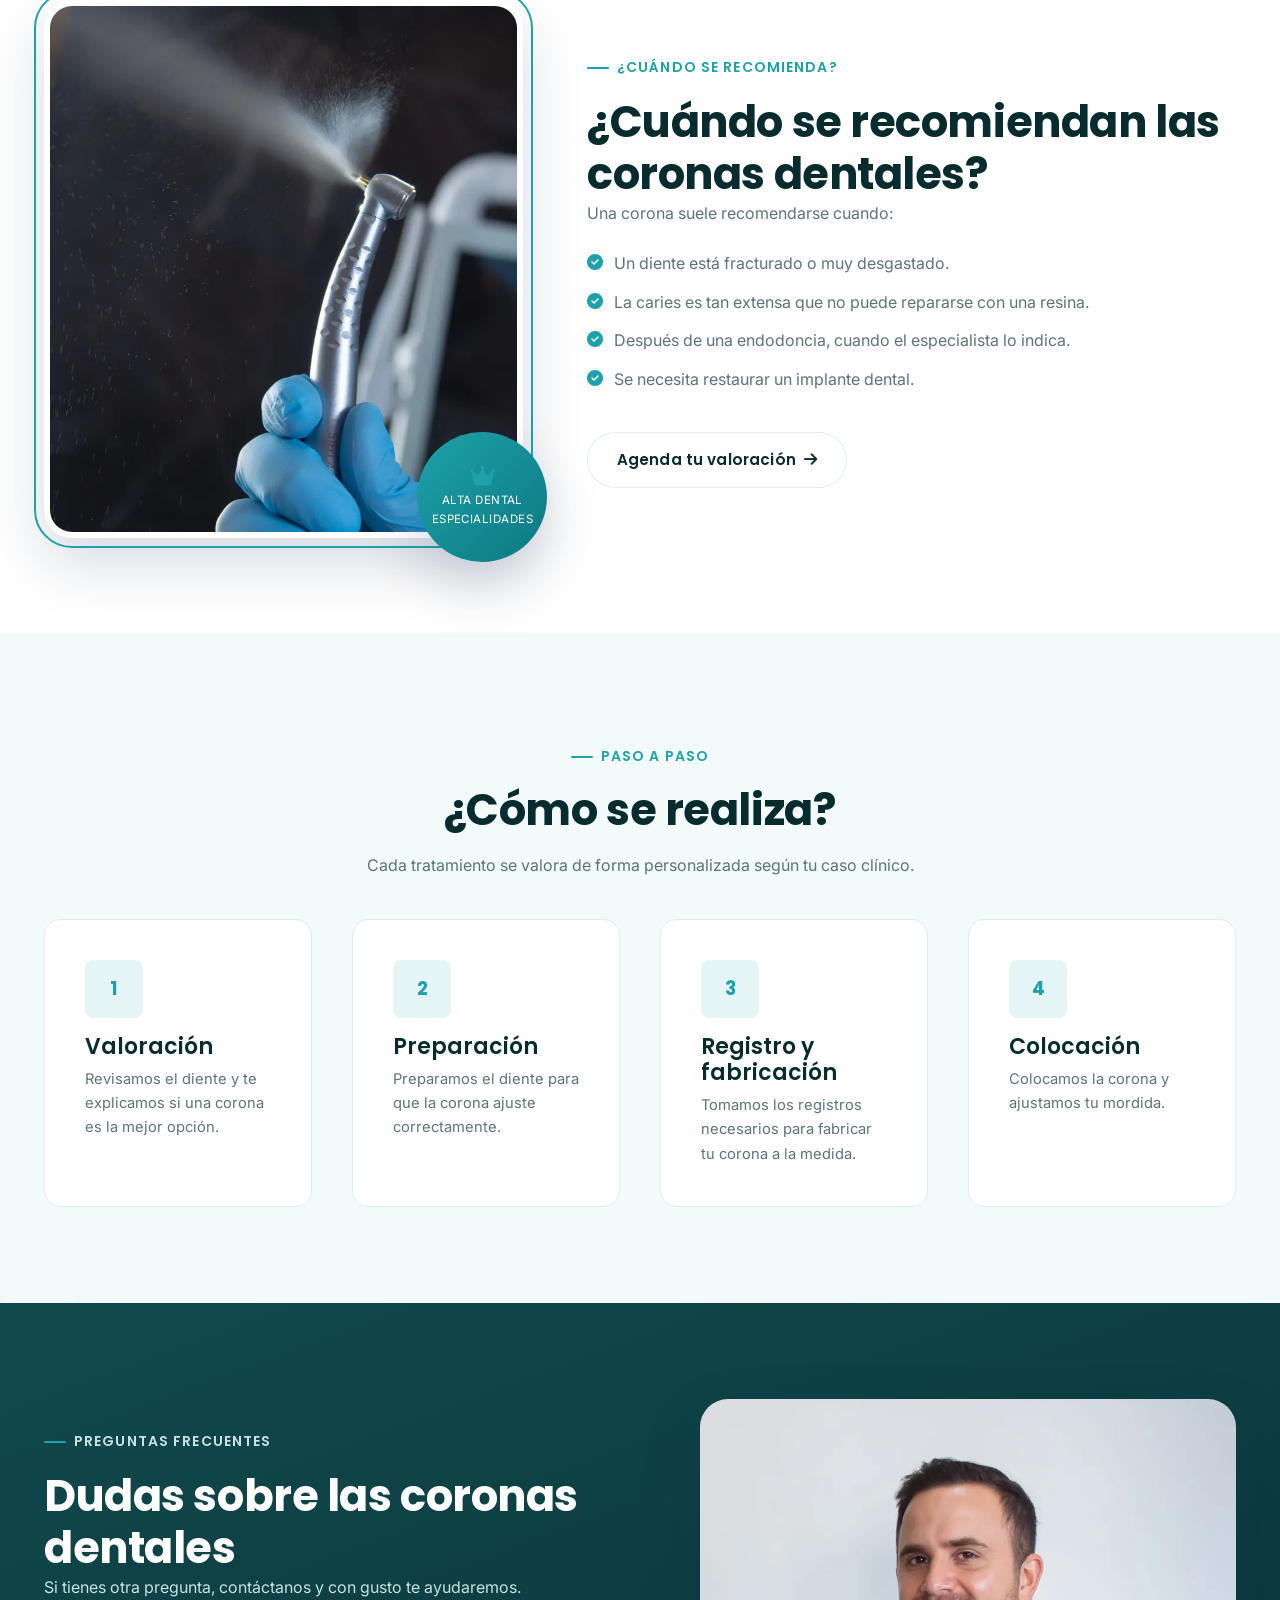
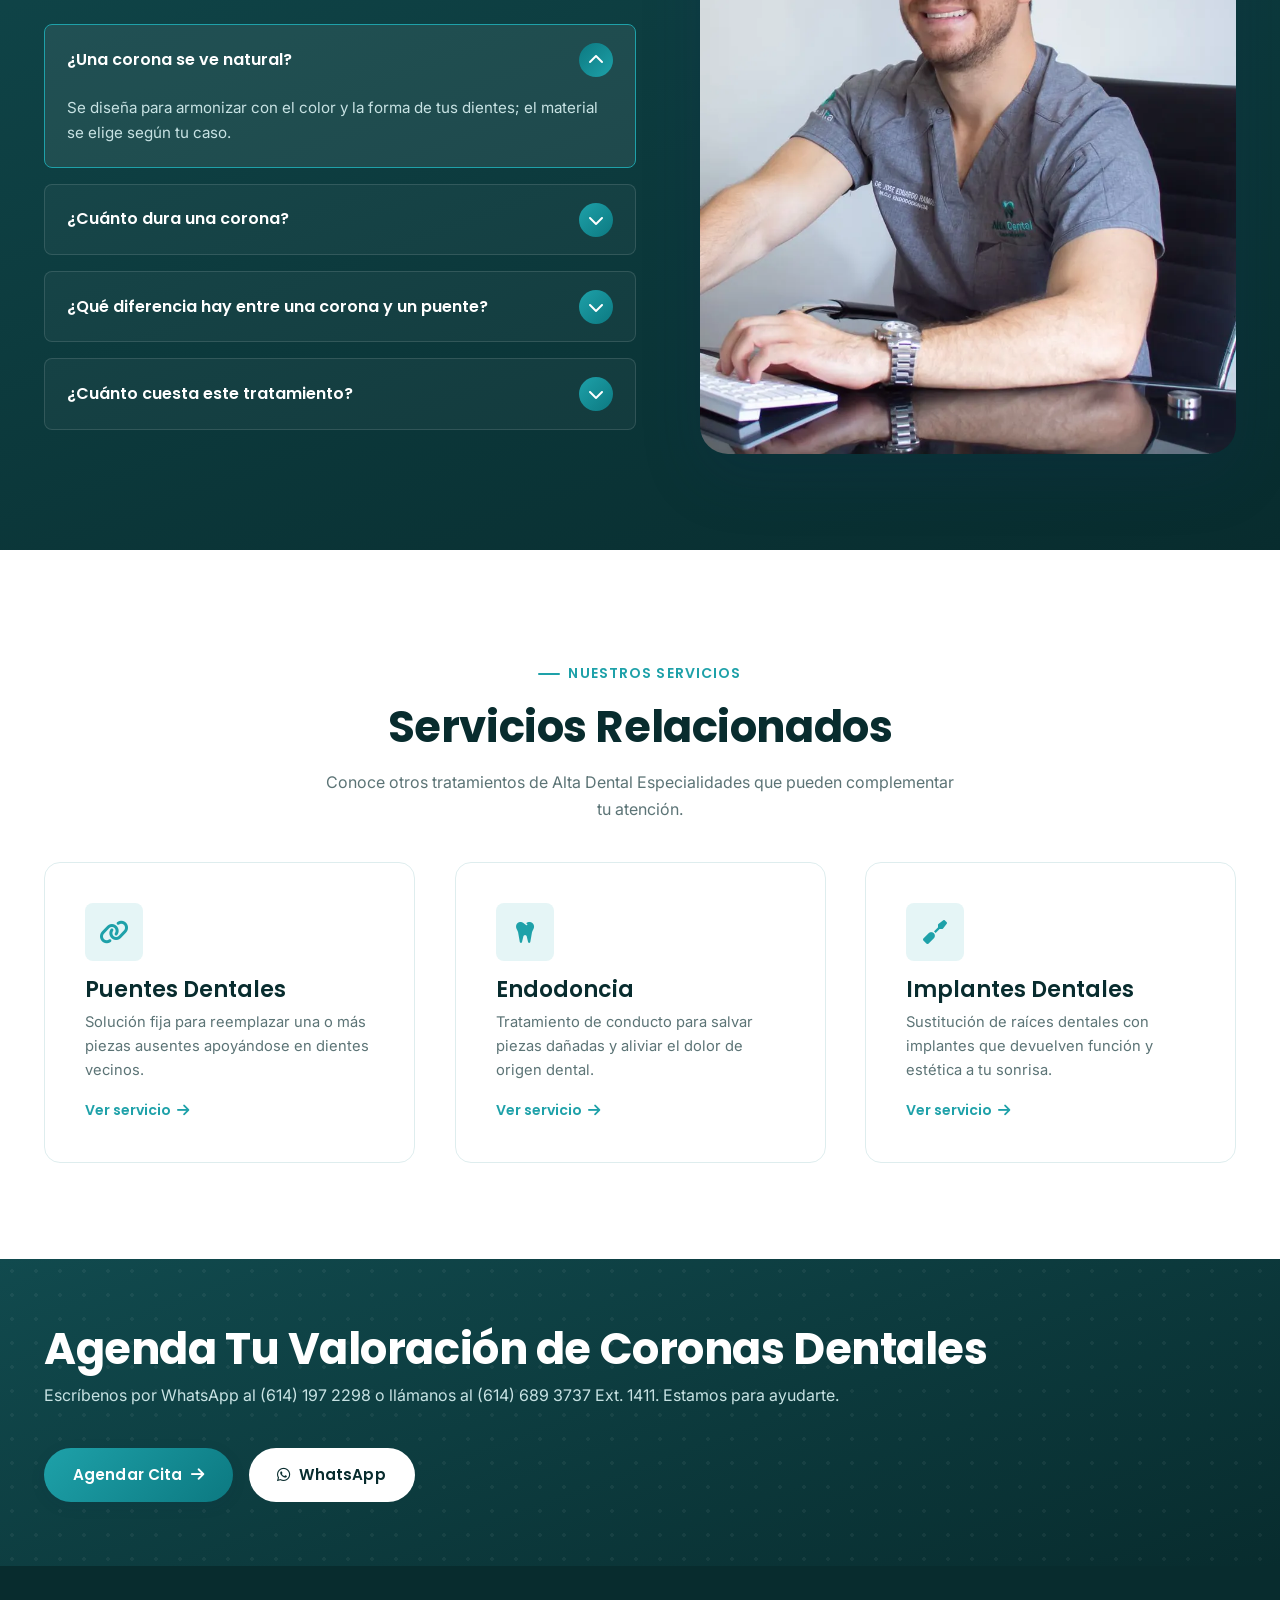
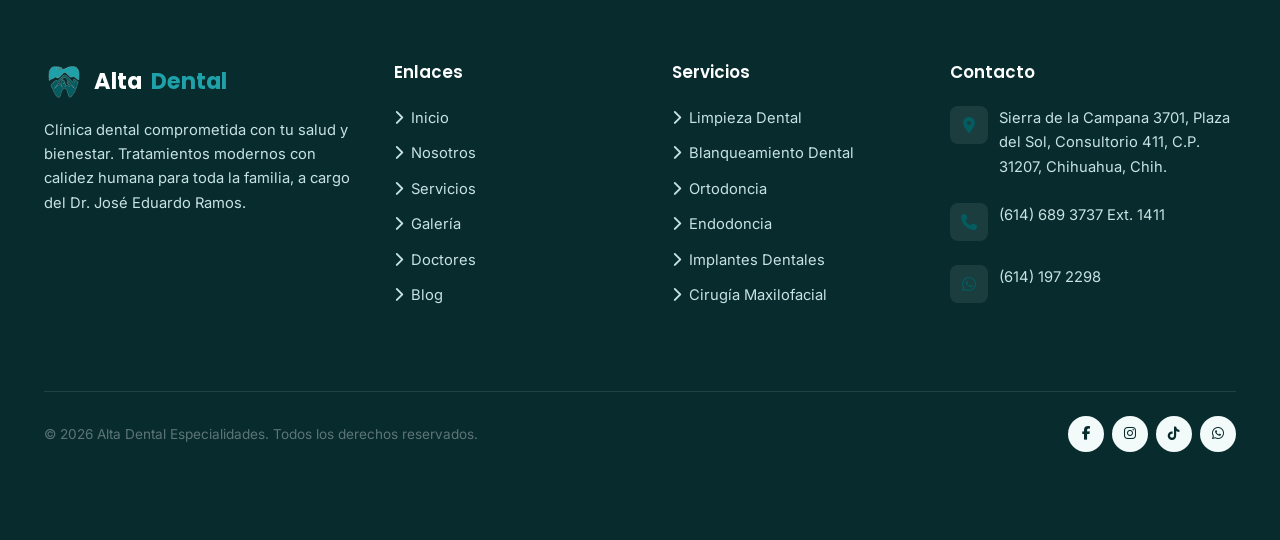
<file: servicios/coronas-dentales-chihuahua/index.html>
<!DOCTYPE html>
<html lang="es-MX">
<head>
  <meta charset="UTF-8">
  <meta name="viewport" content="width=device-width, initial-scale=1.0">
  <title>Coronas Dentales en Chihuahua | Alta Dental Especialidades</title>
  <meta name="description" content="Coronas dentales en Chihuahua para proteger dientes dañados y recuperar su forma, resistencia y estética. Agenda tu valoración en Alta Dental Especialidades.">
  <meta name="robots" content="index, follow, max-image-preview:large">
  <link rel="canonical" href="https://www.altadental.example/servicios/coronas-dentales-chihuahua/">
  <meta name="theme-color" content="#1EA1A9">
  <link rel="icon" href="../../favicon.ico" sizes="48x48">
  <link rel="icon" href="../../assets/icons/favicon-96.png" type="image/png" sizes="96x96">
  <link rel="apple-touch-icon" href="../../apple-touch-icon.png">
  <link rel="manifest" href="../../site.webmanifest">

  <!-- Open Graph -->
  <meta property="og:type" content="website">
  <meta property="og:site_name" content="Alta Dental Especialidades">
  <meta property="og:url" content="https://www.altadental.example/servicios/coronas-dentales-chihuahua/">
  <meta property="og:title" content="Coronas Dentales en Chihuahua — Alta Dental Especialidades">
  <meta property="og:description" content="Coronas dentales en Chihuahua para proteger dientes dañados y recuperar su forma, resistencia y estética. Agenda tu valoración en Alta Dental Especialidades.">
  <meta property="og:image" content="https://www.altadental.example/images/social/og-escaner-intraoral-digital-alta-dental.jpg">
  <meta property="og:image:width" content="1200">
  <meta property="og:image:height" content="630">
  <meta property="og:image:alt" content="Dr. José Eduardo Ramos con el escáner intraoral digital de Alta Dental Especialidades">
  <meta property="og:locale" content="es_MX">

  <!-- Twitter / X -->
  <meta name="twitter:card" content="summary_large_image">
  <meta name="twitter:title" content="Coronas Dentales en Chihuahua — Alta Dental Especialidades">
  <meta name="twitter:description" content="Coronas dentales en Chihuahua para proteger dientes dañados y recuperar su forma, resistencia y estética. Agenda tu valoración en Alta Dental Especialidades.">
  <meta name="twitter:image" content="https://www.altadental.example/images/social/og-escaner-intraoral-digital-alta-dental.jpg">

  <link rel="preconnect" href="https://fonts.googleapis.com">
  <link rel="preconnect" href="https://fonts.gstatic.com" crossorigin>
  <link href="https://fonts.googleapis.com/css2?family=Poppins:wght@500;600;700;800&family=Inter:wght@400;500;600&display=swap" rel="stylesheet">
  <link rel="stylesheet" href="https://cdnjs.cloudflare.com/ajax/libs/font-awesome/6.5.1/css/all.min.css">

  <link rel="preload" as="image" href="../../images/servicios/escaner-intraoral-digital-alta-dental-hero.webp" fetchpriority="high">
  <link rel="stylesheet" href="../../assets/css/main.css">

  <script type="application/ld+json">
{
  "@context": "https://schema.org",
  "@graph": [
    {
      "@type": "Dentist",
      "@id": "https://www.altadental.example/#clinica",
      "name": "Alta Dental Especialidades",
      "url": "https://www.altadental.example/",
      "telephone": "+52 614 689 3737 ext. 1411",
      "address": {
        "@type": "PostalAddress",
        "streetAddress": "Sierra de la Campana 3701, Plaza del Sol, Consultorio 411",
        "addressLocality": "Chihuahua",
        "addressRegion": "Chih.",
        "postalCode": "31207",
        "addressCountry": "MX"
      }
    },
    {
      "@type": "Service",
      "@id": "https://www.altadental.example/servicios/coronas-dentales-chihuahua/#servicio",
      "name": "Coronas Dentales",
      "serviceType": "Coronas Dentales",
      "description": "Una corona dental es una funda que cubre por completo un diente dañado para protegerlo y devolverle su forma, tamaño y resistencia. También se utiliza sobre implantes y después de algunos tratamientos de conducto.",
      "url": "https://www.altadental.example/servicios/coronas-dentales-chihuahua/",
      "image": "https://www.altadental.example/images/servicios/escaner-intraoral-digital-alta-dental-hero.webp",
      "provider": {
        "@id": "https://www.altadental.example/#clinica"
      },
      "areaServed": {
        "@type": "City",
        "name": "Chihuahua"
      }
    },
    {
      "@type": "WebPage",
      "@id": "https://www.altadental.example/servicios/coronas-dentales-chihuahua/#webpage",
      "url": "https://www.altadental.example/servicios/coronas-dentales-chihuahua/",
      "name": "Coronas Dentales en Chihuahua | Alta Dental Especialidades",
      "description": "Coronas dentales en Chihuahua para proteger dientes dañados y recuperar su forma, resistencia y estética. Agenda tu valoración en Alta Dental Especialidades.",
      "inLanguage": "es-MX",
      "isPartOf": {
        "@id": "https://www.altadental.example/#website"
      },
      "about": {
        "@id": "https://www.altadental.example/servicios/coronas-dentales-chihuahua/#servicio"
      },
      "breadcrumb": {
        "@id": "https://www.altadental.example/servicios/coronas-dentales-chihuahua/#breadcrumb"
      }
    },
    {
      "@type": "BreadcrumbList",
      "@id": "https://www.altadental.example/servicios/coronas-dentales-chihuahua/#breadcrumb",
      "itemListElement": [
        {
          "@type": "ListItem",
          "position": 1,
          "name": "Inicio",
          "item": "https://www.altadental.example/"
        },
        {
          "@type": "ListItem",
          "position": 2,
          "name": "Servicios",
          "item": "https://www.altadental.example/#servicios"
        },
        {
          "@type": "ListItem",
          "position": 3,
          "name": "Coronas Dentales",
          "item": "https://www.altadental.example/servicios/coronas-dentales-chihuahua/"
        }
      ]
    },
    {
      "@type": "FAQPage",
      "@id": "https://www.altadental.example/servicios/coronas-dentales-chihuahua/#preguntas-frecuentes",
      "mainEntity": [
        {
          "@type": "Question",
          "name": "¿Una corona se ve natural?",
          "acceptedAnswer": {
            "@type": "Answer",
            "text": "Se diseña para armonizar con el color y la forma de tus dientes; el material se elige según tu caso."
          }
        },
        {
          "@type": "Question",
          "name": "¿Cuánto dura una corona?",
          "acceptedAnswer": {
            "@type": "Answer",
            "text": "Depende del cuidado, de tu higiene y de tus hábitos, como apretar o rechinar los dientes. Con revisiones periódicas puede durar muchos años."
          }
        },
        {
          "@type": "Question",
          "name": "¿Qué diferencia hay entre una corona y un puente?",
          "acceptedAnswer": {
            "@type": "Answer",
            "text": "La corona cubre un diente existente; el puente reemplaza uno o más dientes ausentes apoyándose en los dientes vecinos."
          }
        },
        {
          "@type": "Question",
          "name": "¿Cuánto cuesta este tratamiento?",
          "acceptedAnswer": {
            "@type": "Answer",
            "text": "Los tratamientos dentales varían según el diagnóstico de cada paciente, por lo que no publicamos tarifas genéricas. Escríbenos por WhatsApp y con gusto te compartimos información y costos para tu caso."
          }
        }
      ]
    }
  ]
}
  </script>
</head>
<body>
  <a class="skip-link" href="#main-content">Saltar al contenido principal</a>

  <!-- ============ TOPBAR ============ -->
  <div class="topbar">
    <div class="container">
      <div class="topbar-contact">
        <a href="tel:+526146893737,1411"><i class="fa-solid fa-phone"></i> (614) 689 3737 Ext. 1411</a>
        <a href="https://wa.me/526141972298" class="hide-tablet" target="_blank" rel="noopener noreferrer"><i class="fa-brands fa-whatsapp"></i> (614) 197 2298</a>
      </div>
      <div class="topbar-social">
        <a href="https://www.facebook.com/AltaDentalEspecialidadesChihuahua" aria-label="Facebook de Alta Dental Especialidades" target="_blank" rel="noopener noreferrer"><i class="fa-brands fa-facebook-f"></i></a>
        <a href="https://www.instagram.com/altadental.cuu/?hl=es" aria-label="Instagram de Alta Dental Especialidades" target="_blank" rel="noopener noreferrer"><i class="fa-brands fa-instagram"></i></a>
        <a href="https://www.tiktok.com/@altadental.cuu" aria-label="TikTok de Alta Dental Especialidades" target="_blank" rel="noopener noreferrer"><i class="fa-brands fa-tiktok"></i></a>
      </div>
    </div>
  </div>

  <!-- ============ HEADER ============ -->
  <header class="site-header">
    <div class="container">
      <a href="../../" class="brand">
        <img src="../../assets/images/branding/logo-icon.png" width="120" height="120" alt="Alta Dental Especialidades">
        Alta<span>Dental</span>
      </a>

      <nav class="main-nav" aria-label="Navegación principal">
        <a href="../../#inicio">Inicio</a>
        <a href="../../#nosotros">Nosotros</a>
        <a href="../../#servicios" class="active" aria-current="page">Servicios</a>
        <a href="../../#galeria">Galería</a>
        <a href="../../#doctores">Doctores</a>
        <a href="../../#blog">Blog</a>
        <a href="#contacto">Contacto</a>
        <a href="../../#cita" class="btn btn-primary">Agendar Cita</a>
      </nav>

      <div class="header-actions">
        <a href="../../#cita" class="btn btn-primary">Agendar Cita</a>
        <button class="nav-toggle" aria-label="Abrir menú" aria-expanded="false">
          <span></span><span></span><span></span>
        </button>
      </div>
    </div>
  </header>
  <div class="nav-scrim"></div>

  <main id="main-content">

    <!-- ============ HERO DEL SERVICIO ============ -->
    <section class="hero" id="inicio">
      <div class="container">
        <div class="hero-content">
          <nav class="breadcrumb reveal" aria-label="Ruta de navegación">
            <ol>
              <li><a href="../../">Inicio</a></li>
              <li><a href="../../#servicios">Servicios</a></li>
              <li aria-current="page">Coronas Dentales</li>
            </ol>
          </nav>
          <p class="eyebrow reveal">Servicio dental en Chihuahua</p>
          <h1 class="reveal">Coronas Dentales en Chihuahua</h1>
          <p class="reveal">
            Una corona dental es una funda que cubre por completo un diente dañado para protegerlo y devolverle su forma, tamaño y resistencia. También se utiliza sobre implantes y después de algunos tratamientos de conducto.
          </p>
          <div class="hero-cta reveal">
            <a href="../../#cita" class="btn btn-primary">Agendar Cita <i class="fa-solid fa-arrow-right"></i></a>
            <div class="hero-cta-note">
              <span class="icon-badge"><i class="fa-brands fa-whatsapp"></i></span>
              <span>Escríbenos<br><a href="https://wa.me/526141972298?text=Hola%2C%20me%20gustar%C3%ADa%20informaci%C3%B3n%20sobre%20Coronas%20Dentales%20en%20Alta%20Dental%20Especialidades." target="_blank" rel="noopener noreferrer">(614) 197 2298</a></span>
            </div>
          </div>
        </div>

        <div class="hero-visual reveal reveal-right">
          <div class="hero-dot-grid" aria-hidden="true"></div>
          <div class="hero-blob" aria-hidden="true"></div>
          <img class="hero-image" src="../../images/servicios/escaner-intraoral-digital-alta-dental-hero.webp" width="900" height="1000" fetchpriority="high" decoding="async" alt="Dr. José Eduardo Ramos con el escáner intraoral digital de Alta Dental Especialidades">

          <div class="hero-badge-top">
            <i class="fa-brands fa-whatsapp" style="color:var(--color-primary)"></i>
            Agenda por WhatsApp
          </div>

          <div class="hero-float-card">
            <img src="../../assets/images/branding/logo-icon.png" width="138" height="138" alt="">
            <div>
              <strong>Alta Dental Especialidades</strong>
            </div>
          </div>
        </div>
      </div>
    </section>

    <!-- ============ BENEFICIOS ============ -->
    <section class="services section-bg-light" id="beneficios">
      <div class="container">
        <div class="section-heading centered reveal">
          <p class="eyebrow" style="justify-content:center">Beneficios</p>
          <h2>Beneficios de las coronas dentales</h2>
          <p>Restauración que cubre y protege una pieza dañada, recuperando su forma y resistencia.</p>
        </div>

        <div class="services-grid">
          <article class="card service-card reveal">
            <span class="icon-badge"><i class="fa-solid fa-shield-heart"></i></span>
            <h3>Protege dientes debilitados</h3>
            <p>Cubre el diente para evitar que se fracture o siga deteriorándose.</p>
          </article>
          <article class="card service-card reveal">
            <span class="icon-badge"><i class="fa-solid fa-tooth"></i></span>
            <h3>Recupera forma y función</h3>
            <p>Devuelve al diente su forma para masticar con normalidad.</p>
          </article>
          <article class="card service-card reveal">
            <span class="icon-badge"><i class="fa-solid fa-face-smile"></i></span>
            <h3>Estética</h3>
            <p>Se diseña para armonizar con el color y la forma de tus dientes.</p>
          </article>
        </div>
      </div>
    </section>

    <!-- ============ CUÁNDO SE RECOMIENDA ============ -->
    <section class="about" id="cuando-se-recomienda">
      <div class="container">
        <div class="about-visual reveal reveal-left">
          <img src="../../images/servicios/pieza-de-mano-dental-alta-dental-marco.webp" width="800" height="900" loading="lazy" decoding="async" alt="Pieza de mano dental de alta velocidad utilizada en Alta Dental Especialidades">
          <div class="about-experience-badge">
            <i class="fa-solid fa-crown" style="color:var(--color-primary); font-size:1.4rem;"></i>
            <span>Alta Dental<br>Especialidades</span>
          </div>
        </div>

        <div class="about-content reveal reveal-right">
          <p class="eyebrow">¿Cuándo se recomienda?</p>
          <h2>¿Cuándo se recomiendan las coronas dentales?</h2>
          <p>Una corona suele recomendarse cuando:</p>
          <ul class="check-list">
            <li><i class="fa-solid fa-circle-check"></i> <span>Un diente está fracturado o muy desgastado.</span></li>
            <li><i class="fa-solid fa-circle-check"></i> <span>La caries es tan extensa que no puede repararse con una resina.</span></li>
            <li><i class="fa-solid fa-circle-check"></i> <span>Después de una endodoncia, cuando el especialista lo indica.</span></li>
            <li><i class="fa-solid fa-circle-check"></i> <span>Se necesita restaurar un implante dental.</span></li>
          </ul>

          <a href="../../#cita" class="btn btn-outline">Agenda tu valoración <i class="fa-solid fa-arrow-right"></i></a>
        </div>
      </div>
    </section>

    <!-- ============ CÓMO SE REALIZA ============ -->
    <section class="services section-bg-light" id="como-se-realiza">
      <div class="container">
        <div class="section-heading centered reveal">
          <p class="eyebrow" style="justify-content:center">Paso a paso</p>
          <h2>¿Cómo se realiza?</h2>
          <p>Cada tratamiento se valora de forma personalizada según tu caso clínico.</p>
        </div>

        <div class="services-grid steps-grid">
          <article class="card service-card reveal">
            <span class="icon-badge"><span class="step-number">1</span></span>
            <h3>Valoración</h3>
            <p>Revisamos el diente y te explicamos si una corona es la mejor opción.</p>
          </article>
          <article class="card service-card reveal">
            <span class="icon-badge"><span class="step-number">2</span></span>
            <h3>Preparación</h3>
            <p>Preparamos el diente para que la corona ajuste correctamente.</p>
          </article>
          <article class="card service-card reveal">
            <span class="icon-badge"><span class="step-number">3</span></span>
            <h3>Registro y fabricación</h3>
            <p>Tomamos los registros necesarios para fabricar tu corona a la medida.</p>
          </article>
          <article class="card service-card reveal">
            <span class="icon-badge"><span class="step-number">4</span></span>
            <h3>Colocación</h3>
            <p>Colocamos la corona y ajustamos tu mordida.</p>
          </article>
        </div>
      </div>
    </section>

    <!-- ============ FAQ ============ -->
    <section class="faq section-bg-navy text-on-dark" id="preguntas-frecuentes">
      <div class="container">
        <div class="reveal reveal-left">
          <p class="eyebrow">Preguntas Frecuentes</p>
          <h2>Dudas sobre las coronas dentales</h2>
          <p style="margin-bottom:1.5rem;">Si tienes otra pregunta, contáctanos y con gusto te ayudaremos.</p>

          <div class="accordion">
            <div class="accordion-item">
              <button class="accordion-header" aria-expanded="false">
                ¿Una corona se ve natural?
                <span class="accordion-icon"><i class="fa-solid fa-chevron-down"></i></span>
              </button>
              <div class="accordion-panel">
                <div class="accordion-panel-inner">
                  Se diseña para armonizar con el color y la forma de tus dientes; el material se elige según tu caso.
                </div>
              </div>
            </div>

            <div class="accordion-item">
              <button class="accordion-header" aria-expanded="false">
                ¿Cuánto dura una corona?
                <span class="accordion-icon"><i class="fa-solid fa-chevron-down"></i></span>
              </button>
              <div class="accordion-panel">
                <div class="accordion-panel-inner">
                  Depende del cuidado, de tu higiene y de tus hábitos, como apretar o rechinar los dientes. Con revisiones periódicas puede durar muchos años.
                </div>
              </div>
            </div>

            <div class="accordion-item">
              <button class="accordion-header" aria-expanded="false">
                ¿Qué diferencia hay entre una corona y un puente?
                <span class="accordion-icon"><i class="fa-solid fa-chevron-down"></i></span>
              </button>
              <div class="accordion-panel">
                <div class="accordion-panel-inner">
                  La corona cubre un diente existente; el puente reemplaza uno o más dientes ausentes apoyándose en los dientes vecinos.
                </div>
              </div>
            </div>

            <div class="accordion-item">
              <button class="accordion-header" aria-expanded="false">
                ¿Cuánto cuesta este tratamiento?
                <span class="accordion-icon"><i class="fa-solid fa-chevron-down"></i></span>
              </button>
              <div class="accordion-panel">
                <div class="accordion-panel-inner">
                  Los tratamientos dentales varían según el diagnóstico de cada paciente, por lo que no publicamos tarifas genéricas. Escríbenos por WhatsApp y con gusto te compartimos información y costos para tu caso.
                </div>
              </div>
            </div>
          </div>
        </div>

        <div class="faq-visual reveal reveal-right">
          <img src="../../images/servicios/dr-jose-eduardo-ramos-consulta-alta-dental-vertical.webp" width="900" height="1100" loading="lazy" decoding="async" alt="Dr. José Eduardo Ramos en su escritorio de consulta en Alta Dental Especialidades">
        </div>
      </div>
    </section>

    <!-- ============ SERVICIOS RELACIONADOS ============ -->
    <section class="services" id="servicios-relacionados">
      <div class="container">
        <div class="section-heading centered reveal">
          <p class="eyebrow" style="justify-content:center">Nuestros Servicios</p>
          <h2>Servicios Relacionados</h2>
          <p>Conoce otros tratamientos de Alta Dental Especialidades que pueden complementar tu atención.</p>
        </div>

        <div class="services-grid">
          <article class="card service-card reveal">
            <span class="icon-badge"><i class="fa-solid fa-link"></i></span>
            <h3>Puentes Dentales</h3>
            <p>Solución fija para reemplazar una o más piezas ausentes apoyándose en dientes vecinos.</p>
            <a href="../../servicios/puentes-dentales-chihuahua/" class="service-link" aria-label="Ver servicio de Puentes Dentales">Ver servicio <i class="fa-solid fa-arrow-right"></i></a>
          </article>
          <article class="card service-card reveal">
            <span class="icon-badge"><i class="fa-solid fa-tooth"></i></span>
            <h3>Endodoncia</h3>
            <p>Tratamiento de conducto para salvar piezas dañadas y aliviar el dolor de origen dental.</p>
            <a href="../../servicios/endodoncia-chihuahua/" class="service-link" aria-label="Ver servicio de Endodoncia">Ver servicio <i class="fa-solid fa-arrow-right"></i></a>
          </article>
          <article class="card service-card reveal">
            <span class="icon-badge"><i class="fa-solid fa-screwdriver"></i></span>
            <h3>Implantes Dentales</h3>
            <p>Sustitución de raíces dentales con implantes que devuelven función y estética a tu sonrisa.</p>
            <a href="../../servicios/implantes-dentales-chihuahua/" class="service-link" aria-label="Ver servicio de Implantes Dentales">Ver servicio <i class="fa-solid fa-arrow-right"></i></a>
          </article>
        </div>
      </div>
    </section>

    <!-- ============ CTA FINAL ============ -->
    <section class="cta-band">
      <div class="container">
        <div class="reveal">
          <h2>Agenda Tu Valoración de Coronas Dentales</h2>
          <p>Escríbenos por WhatsApp al (614) 197 2298 o llámanos al (614) 689 3737 Ext. 1411. Estamos para ayudarte.</p>
        </div>
        <div class="coming-soon-links reveal">
          <a href="../../#cita" class="btn btn-primary">Agendar Cita <i class="fa-solid fa-arrow-right"></i></a>
          <a href="https://wa.me/526141972298?text=Hola%2C%20me%20gustar%C3%ADa%20informaci%C3%B3n%20sobre%20Coronas%20Dentales%20en%20Alta%20Dental%20Especialidades." class="btn btn-light" target="_blank" rel="noopener noreferrer"><i class="fa-brands fa-whatsapp"></i> WhatsApp</a>
        </div>
      </div>
    </section>

  </main>

  <!-- ============ FOOTER ============ -->
  <footer class="site-footer" id="contacto">
    <div class="container">
      <div class="footer-grid">
        <div class="footer-brand">
          <a href="../../" class="brand">
            <img src="../../assets/images/branding/logo-icon.png" width="120" height="120" loading="lazy" alt="Alta Dental Especialidades">
            Alta<span>Dental</span>
          </a>
          <p>Clínica dental comprometida con tu salud y bienestar. Tratamientos modernos con calidez humana para toda la familia, a cargo del Dr. José Eduardo Ramos.</p>
        </div>

        <div>
          <h3 class="footer-heading">Enlaces</h3>
          <nav class="footer-links">
            <a href="../../#inicio"><i class="fa-solid fa-chevron-right"></i> Inicio</a>
            <a href="../../#nosotros"><i class="fa-solid fa-chevron-right"></i> Nosotros</a>
            <a href="../../#servicios"><i class="fa-solid fa-chevron-right"></i> Servicios</a>
            <a href="../../#galeria"><i class="fa-solid fa-chevron-right"></i> Galería</a>
            <a href="../../#doctores"><i class="fa-solid fa-chevron-right"></i> Doctores</a>
            <a href="../../#blog"><i class="fa-solid fa-chevron-right"></i> Blog</a>
          </nav>
        </div>

        <div>
          <h3 class="footer-heading">Servicios</h3>
          <nav class="footer-links">
            <a href="../../servicios/limpieza-dental-chihuahua/"><i class="fa-solid fa-chevron-right"></i> Limpieza Dental</a>
            <a href="../../servicios/blanqueamiento-dental-chihuahua/"><i class="fa-solid fa-chevron-right"></i> Blanqueamiento Dental</a>
            <a href="../../servicios/ortodoncia-chihuahua/"><i class="fa-solid fa-chevron-right"></i> Ortodoncia</a>
            <a href="../../servicios/endodoncia-chihuahua/"><i class="fa-solid fa-chevron-right"></i> Endodoncia</a>
            <a href="../../servicios/implantes-dentales-chihuahua/"><i class="fa-solid fa-chevron-right"></i> Implantes Dentales</a>
            <a href="../../servicios/cirugia-maxilofacial-chihuahua/"><i class="fa-solid fa-chevron-right"></i> Cirugía Maxilofacial</a>
          </nav>
        </div>

        <div>
          <h3 class="footer-heading">Contacto</h3>
          <div class="footer-contact-item">
            <span class="icon-badge"><i class="fa-solid fa-location-dot"></i></span>
            <span><a href="https://www.google.com/maps/search/?api=1&amp;query=Sierra+de+la+Campana+3701%2C+Plaza+del+Sol%2C+Chihuahua%2C+Chih.+CP+31207" target="_blank" rel="noopener noreferrer">Sierra de la Campana 3701, Plaza del Sol, Consultorio 411, C.P. 31207, Chihuahua, Chih.</a></span>
          </div>
          <div class="footer-contact-item">
            <span class="icon-badge"><i class="fa-solid fa-phone"></i></span>
            <span><a href="tel:+526146893737,1411">(614) 689 3737 Ext. 1411</a></span>
          </div>
          <div class="footer-contact-item">
            <span class="icon-badge"><i class="fa-brands fa-whatsapp"></i></span>
            <span><a href="https://wa.me/526141972298" target="_blank" rel="noopener noreferrer">(614) 197 2298</a></span>
          </div>
        </div>
      </div>

      <div class="footer-bottom">
        <p>&copy; <span id="footer-year"></span> Alta Dental Especialidades. Todos los derechos reservados.</p>
        <div class="social-row">
          <a href="https://www.facebook.com/AltaDentalEspecialidadesChihuahua" aria-label="Facebook de Alta Dental Especialidades" target="_blank" rel="noopener noreferrer"><i class="fa-brands fa-facebook-f"></i></a>
          <a href="https://www.instagram.com/altadental.cuu/?hl=es" aria-label="Instagram de Alta Dental Especialidades" target="_blank" rel="noopener noreferrer"><i class="fa-brands fa-instagram"></i></a>
          <a href="https://www.tiktok.com/@altadental.cuu" aria-label="TikTok de Alta Dental Especialidades" target="_blank" rel="noopener noreferrer"><i class="fa-brands fa-tiktok"></i></a>
          <a href="https://wa.me/526141972298" aria-label="WhatsApp de Alta Dental Especialidades" target="_blank" rel="noopener noreferrer"><i class="fa-brands fa-whatsapp"></i></a>
        </div>
      </div>
    </div>
  </footer>

  <a class="whatsapp-float" href="https://wa.me/526141972298?text=Hola%2C%20me%20gustar%C3%ADa%20informaci%C3%B3n%20sobre%20Coronas%20Dentales%20en%20Alta%20Dental%20Especialidades." target="_blank" rel="noopener noreferrer" aria-label="Contactar a Alta Dental Especialidades por WhatsApp">
    <i class="fa-brands fa-whatsapp"></i>
  </a>

  <button class="back-to-top" aria-label="Volver arriba"><i class="fa-solid fa-arrow-up"></i></button>

  <script>document.getElementById('footer-year').textContent = new Date().getFullYear();</script>
  <script src="../../assets/js/modules/nav.js" defer></script>
  <script src="../../assets/js/modules/scrollAnimations.js" defer></script>
  <script src="../../assets/js/modules/accordion.js" defer></script>
  <script src="../../assets/js/modules/gallery.js" defer></script>
  <script src="../../assets/js/modules/form.js" defer></script>
  <script src="../../assets/js/modules/backToTop.js" defer></script>
  <script src="../../assets/js/main.js" defer></script>
</body>
</html>
</file>
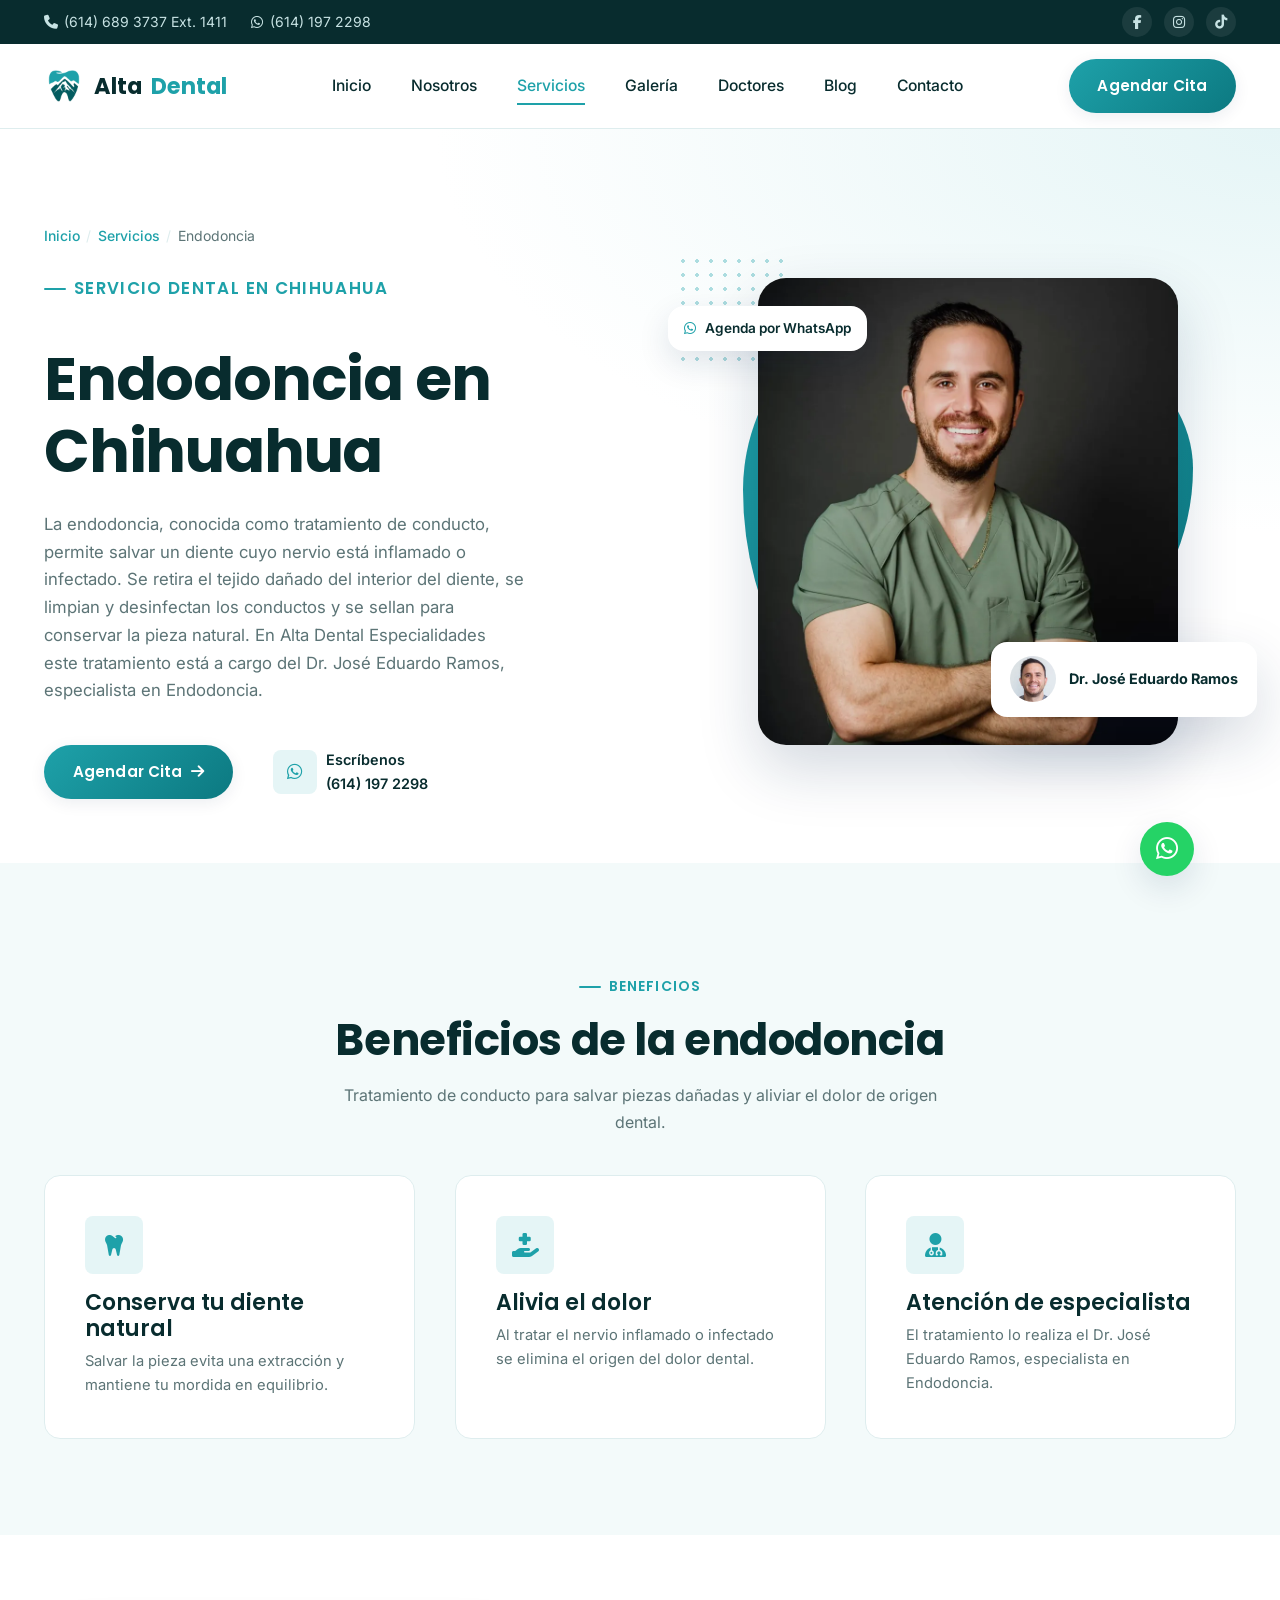
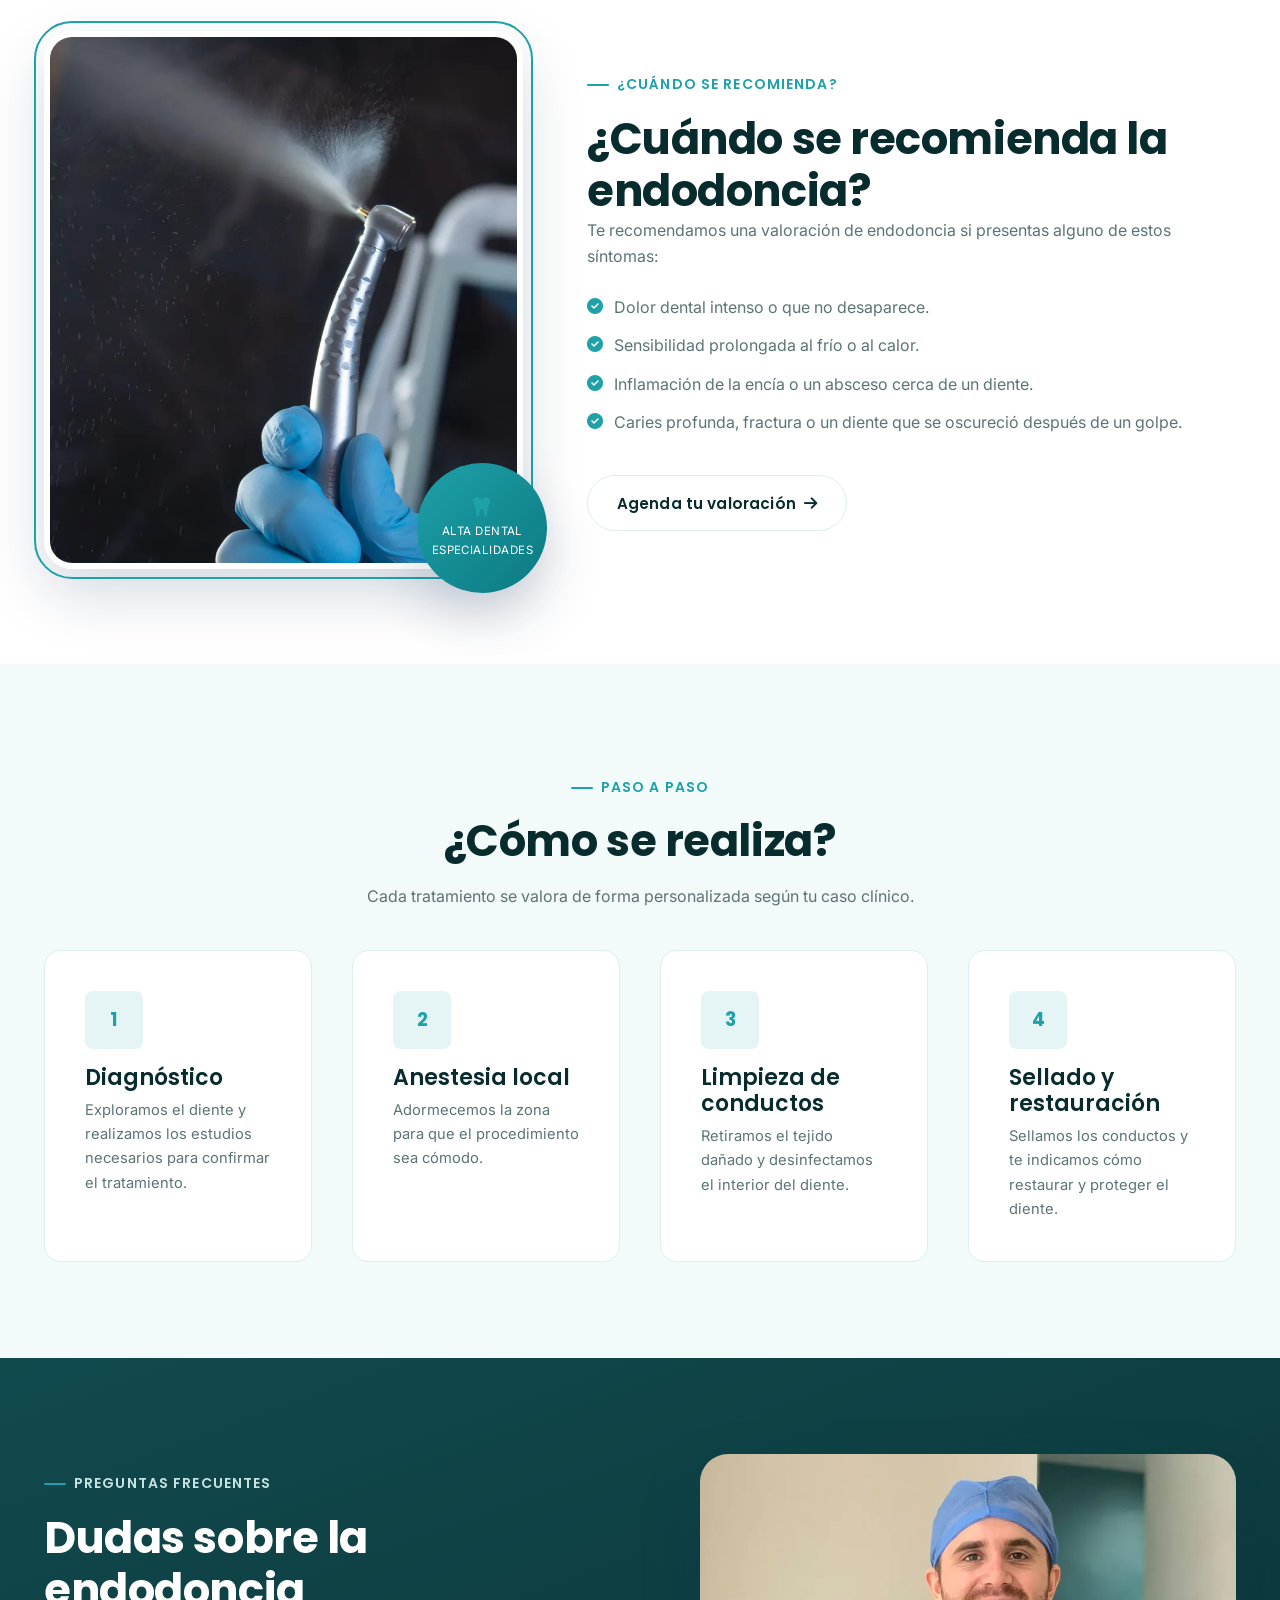
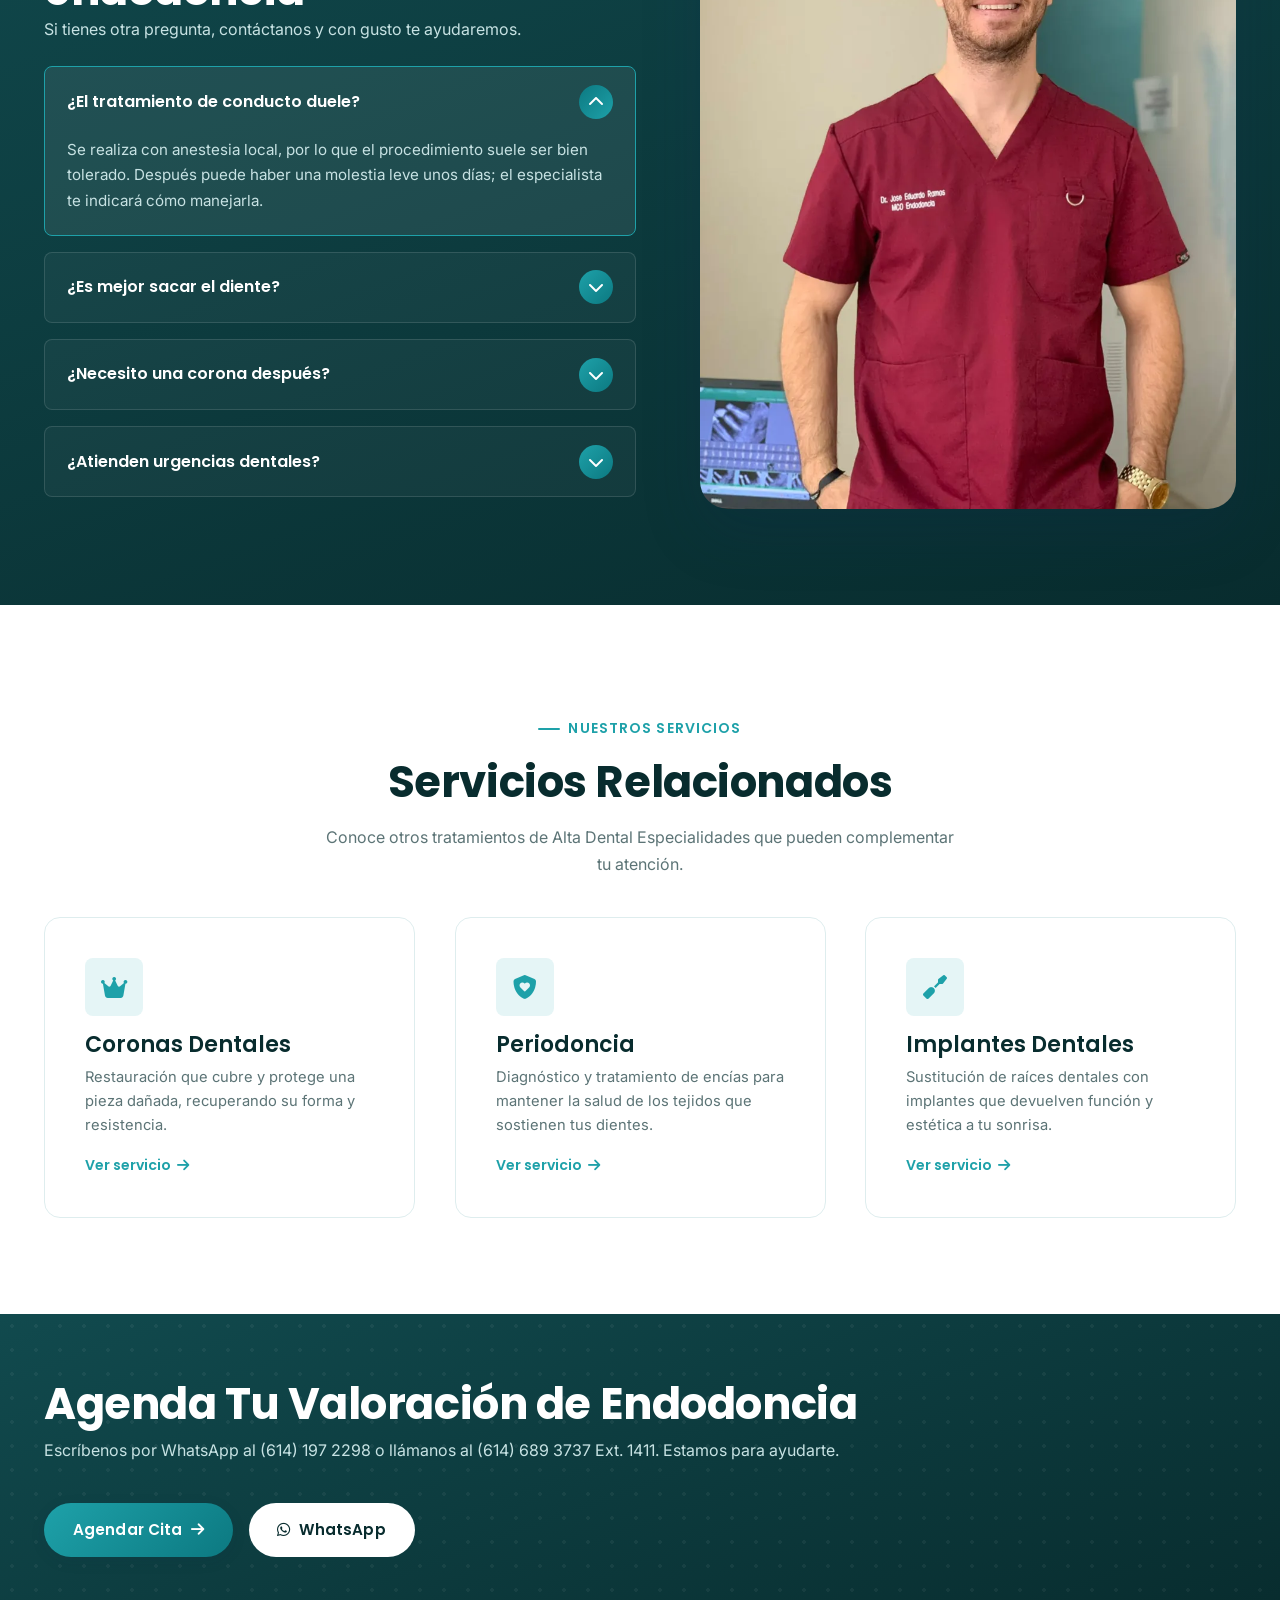
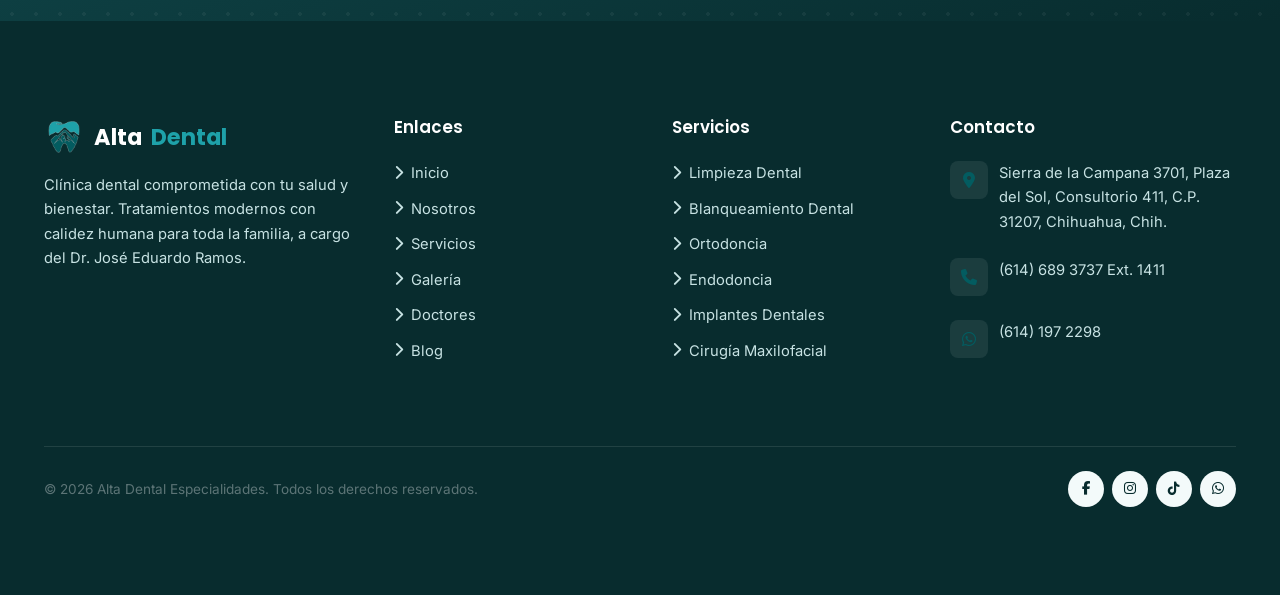
<file: servicios/endodoncia-chihuahua/index.html>
<!DOCTYPE html>
<html lang="es-MX">
<head>
  <meta charset="UTF-8">
  <meta name="viewport" content="width=device-width, initial-scale=1.0">
  <title>Endodoncia en Chihuahua | Tratamiento de Conducto | Alta Dental</title>
  <meta name="description" content="Endodoncia (tratamiento de conducto) en Chihuahua con el Dr. José Eduardo Ramos, especialista en Endodoncia. Salva tu diente y alivia el dolor.">
  <meta name="robots" content="index, follow, max-image-preview:large">
  <link rel="canonical" href="https://www.altadental.example/servicios/endodoncia-chihuahua/">
  <meta name="theme-color" content="#1EA1A9">
  <link rel="icon" href="../../favicon.ico" sizes="48x48">
  <link rel="icon" href="../../assets/icons/favicon-96.png" type="image/png" sizes="96x96">
  <link rel="apple-touch-icon" href="../../apple-touch-icon.png">
  <link rel="manifest" href="../../site.webmanifest">

  <!-- Open Graph -->
  <meta property="og:type" content="website">
  <meta property="og:site_name" content="Alta Dental Especialidades">
  <meta property="og:url" content="https://www.altadental.example/servicios/endodoncia-chihuahua/">
  <meta property="og:title" content="Endodoncia en Chihuahua — Alta Dental Especialidades">
  <meta property="og:description" content="Endodoncia (tratamiento de conducto) en Chihuahua con el Dr. José Eduardo Ramos, especialista en Endodoncia. Salva tu diente y alivia el dolor.">
  <meta property="og:image" content="https://www.altadental.example/images/social/og-dr-jose-eduardo-ramos-endodoncista-chihuahua.jpg">
  <meta property="og:image:width" content="1200">
  <meta property="og:image:height" content="630">
  <meta property="og:image:alt" content="Dr. José Eduardo Ramos, especialista en endodoncia en Chihuahua">
  <meta property="og:locale" content="es_MX">

  <!-- Twitter / X -->
  <meta name="twitter:card" content="summary_large_image">
  <meta name="twitter:title" content="Endodoncia en Chihuahua — Alta Dental Especialidades">
  <meta name="twitter:description" content="Endodoncia (tratamiento de conducto) en Chihuahua con el Dr. José Eduardo Ramos, especialista en Endodoncia. Salva tu diente y alivia el dolor.">
  <meta name="twitter:image" content="https://www.altadental.example/images/social/og-dr-jose-eduardo-ramos-endodoncista-chihuahua.jpg">

  <link rel="preconnect" href="https://fonts.googleapis.com">
  <link rel="preconnect" href="https://fonts.gstatic.com" crossorigin>
  <link href="https://fonts.googleapis.com/css2?family=Poppins:wght@500;600;700;800&family=Inter:wght@400;500;600&display=swap" rel="stylesheet">
  <link rel="stylesheet" href="https://cdnjs.cloudflare.com/ajax/libs/font-awesome/6.5.1/css/all.min.css">

  <link rel="preload" as="image" href="../../images/servicios/dr-jose-eduardo-ramos-endodoncista-chihuahua-hero.webp" fetchpriority="high">
  <link rel="stylesheet" href="../../assets/css/main.css">

  <script type="application/ld+json">
{
  "@context": "https://schema.org",
  "@graph": [
    {
      "@type": "Dentist",
      "@id": "https://www.altadental.example/#clinica",
      "name": "Alta Dental Especialidades",
      "url": "https://www.altadental.example/",
      "telephone": "+52 614 689 3737 ext. 1411",
      "address": {
        "@type": "PostalAddress",
        "streetAddress": "Sierra de la Campana 3701, Plaza del Sol, Consultorio 411",
        "addressLocality": "Chihuahua",
        "addressRegion": "Chih.",
        "postalCode": "31207",
        "addressCountry": "MX"
      }
    },
    {
      "@type": "Service",
      "@id": "https://www.altadental.example/servicios/endodoncia-chihuahua/#servicio",
      "name": "Endodoncia",
      "serviceType": "Endodoncia",
      "description": "La endodoncia, conocida como tratamiento de conducto, permite salvar un diente cuyo nervio está inflamado o infectado. Se retira el tejido dañado del interior del diente, se limpian y desinfectan los conductos y se sellan para conservar la pieza natural. En Alta Dental Especialidades este tratamiento está a cargo del Dr. José Eduardo Ramos, especialista en Endodoncia.",
      "url": "https://www.altadental.example/servicios/endodoncia-chihuahua/",
      "image": "https://www.altadental.example/images/servicios/dr-jose-eduardo-ramos-endodoncista-chihuahua-hero.webp",
      "provider": {
        "@id": "https://www.altadental.example/#clinica"
      },
      "areaServed": {
        "@type": "City",
        "name": "Chihuahua"
      }
    },
    {
      "@type": "WebPage",
      "@id": "https://www.altadental.example/servicios/endodoncia-chihuahua/#webpage",
      "url": "https://www.altadental.example/servicios/endodoncia-chihuahua/",
      "name": "Endodoncia en Chihuahua | Tratamiento de Conducto | Alta Dental",
      "description": "Endodoncia (tratamiento de conducto) en Chihuahua con el Dr. José Eduardo Ramos, especialista en Endodoncia. Salva tu diente y alivia el dolor.",
      "inLanguage": "es-MX",
      "isPartOf": {
        "@id": "https://www.altadental.example/#website"
      },
      "about": {
        "@id": "https://www.altadental.example/servicios/endodoncia-chihuahua/#servicio"
      },
      "breadcrumb": {
        "@id": "https://www.altadental.example/servicios/endodoncia-chihuahua/#breadcrumb"
      }
    },
    {
      "@type": "BreadcrumbList",
      "@id": "https://www.altadental.example/servicios/endodoncia-chihuahua/#breadcrumb",
      "itemListElement": [
        {
          "@type": "ListItem",
          "position": 1,
          "name": "Inicio",
          "item": "https://www.altadental.example/"
        },
        {
          "@type": "ListItem",
          "position": 2,
          "name": "Servicios",
          "item": "https://www.altadental.example/#servicios"
        },
        {
          "@type": "ListItem",
          "position": 3,
          "name": "Endodoncia",
          "item": "https://www.altadental.example/servicios/endodoncia-chihuahua/"
        }
      ]
    },
    {
      "@type": "FAQPage",
      "@id": "https://www.altadental.example/servicios/endodoncia-chihuahua/#preguntas-frecuentes",
      "mainEntity": [
        {
          "@type": "Question",
          "name": "¿El tratamiento de conducto duele?",
          "acceptedAnswer": {
            "@type": "Answer",
            "text": "Se realiza con anestesia local, por lo que el procedimiento suele ser bien tolerado. Después puede haber una molestia leve unos días; el especialista te indicará cómo manejarla."
          }
        },
        {
          "@type": "Question",
          "name": "¿Es mejor sacar el diente?",
          "acceptedAnswer": {
            "@type": "Answer",
            "text": "Siempre que sea posible, conservar el diente natural es la mejor opción para tu mordida. La endodoncia permite mantenerlo; el especialista te dirá si tu diente es candidato."
          }
        },
        {
          "@type": "Question",
          "name": "¿Necesito una corona después?",
          "acceptedAnswer": {
            "@type": "Answer",
            "text": "Depende de cuánto tejido sano quede. En muchos casos se recomienda una corona para proteger el diente tratado."
          }
        },
        {
          "@type": "Question",
          "name": "¿Atienden urgencias dentales?",
          "acceptedAnswer": {
            "@type": "Answer",
            "text": "Sí, contamos con atención para urgencias. Llama al (614) 689 3737 Ext. 1411 o escríbenos por WhatsApp al (614) 197 2298."
          }
        }
      ]
    }
  ]
}
  </script>
</head>
<body>
  <a class="skip-link" href="#main-content">Saltar al contenido principal</a>

  <!-- ============ TOPBAR ============ -->
  <div class="topbar">
    <div class="container">
      <div class="topbar-contact">
        <a href="tel:+526146893737,1411"><i class="fa-solid fa-phone"></i> (614) 689 3737 Ext. 1411</a>
        <a href="https://wa.me/526141972298" class="hide-tablet" target="_blank" rel="noopener noreferrer"><i class="fa-brands fa-whatsapp"></i> (614) 197 2298</a>
      </div>
      <div class="topbar-social">
        <a href="https://www.facebook.com/AltaDentalEspecialidadesChihuahua" aria-label="Facebook de Alta Dental Especialidades" target="_blank" rel="noopener noreferrer"><i class="fa-brands fa-facebook-f"></i></a>
        <a href="https://www.instagram.com/altadental.cuu/?hl=es" aria-label="Instagram de Alta Dental Especialidades" target="_blank" rel="noopener noreferrer"><i class="fa-brands fa-instagram"></i></a>
        <a href="https://www.tiktok.com/@altadental.cuu" aria-label="TikTok de Alta Dental Especialidades" target="_blank" rel="noopener noreferrer"><i class="fa-brands fa-tiktok"></i></a>
      </div>
    </div>
  </div>

  <!-- ============ HEADER ============ -->
  <header class="site-header">
    <div class="container">
      <a href="../../" class="brand">
        <img src="../../assets/images/branding/logo-icon.png" width="120" height="120" alt="Alta Dental Especialidades">
        Alta<span>Dental</span>
      </a>

      <nav class="main-nav" aria-label="Navegación principal">
        <a href="../../#inicio">Inicio</a>
        <a href="../../#nosotros">Nosotros</a>
        <a href="../../#servicios" class="active" aria-current="page">Servicios</a>
        <a href="../../#galeria">Galería</a>
        <a href="../../#doctores">Doctores</a>
        <a href="../../#blog">Blog</a>
        <a href="#contacto">Contacto</a>
        <a href="../../#cita" class="btn btn-primary">Agendar Cita</a>
      </nav>

      <div class="header-actions">
        <a href="../../#cita" class="btn btn-primary">Agendar Cita</a>
        <button class="nav-toggle" aria-label="Abrir menú" aria-expanded="false">
          <span></span><span></span><span></span>
        </button>
      </div>
    </div>
  </header>
  <div class="nav-scrim"></div>

  <main id="main-content">

    <!-- ============ HERO DEL SERVICIO ============ -->
    <section class="hero" id="inicio">
      <div class="container">
        <div class="hero-content">
          <nav class="breadcrumb reveal" aria-label="Ruta de navegación">
            <ol>
              <li><a href="../../">Inicio</a></li>
              <li><a href="../../#servicios">Servicios</a></li>
              <li aria-current="page">Endodoncia</li>
            </ol>
          </nav>
          <p class="eyebrow reveal">Servicio dental en Chihuahua</p>
          <h1 class="reveal">Endodoncia en Chihuahua</h1>
          <p class="reveal">
            La endodoncia, conocida como tratamiento de conducto, permite salvar un diente cuyo nervio está inflamado o infectado. Se retira el tejido dañado del interior del diente, se limpian y desinfectan los conductos y se sellan para conservar la pieza natural. En Alta Dental Especialidades este tratamiento está a cargo del Dr. José Eduardo Ramos, especialista en Endodoncia.
          </p>
          <div class="hero-cta reveal">
            <a href="../../#cita" class="btn btn-primary">Agendar Cita <i class="fa-solid fa-arrow-right"></i></a>
            <div class="hero-cta-note">
              <span class="icon-badge"><i class="fa-brands fa-whatsapp"></i></span>
              <span>Escríbenos<br><a href="https://wa.me/526141972298?text=Hola%2C%20me%20gustar%C3%ADa%20informaci%C3%B3n%20sobre%20Endodoncia%20en%20Alta%20Dental%20Especialidades." target="_blank" rel="noopener noreferrer">(614) 197 2298</a></span>
            </div>
          </div>
        </div>

        <div class="hero-visual reveal reveal-right">
          <div class="hero-dot-grid" aria-hidden="true"></div>
          <div class="hero-blob" aria-hidden="true"></div>
          <img class="hero-image" src="../../images/servicios/dr-jose-eduardo-ramos-endodoncista-chihuahua-hero.webp" width="900" height="1000" fetchpriority="high" decoding="async" alt="Dr. José Eduardo Ramos, especialista en endodoncia en Chihuahua">

          <div class="hero-badge-top">
            <i class="fa-brands fa-whatsapp" style="color:var(--color-primary)"></i>
            Agenda por WhatsApp
          </div>

          <div class="hero-float-card">
            <img src="../../images/hero/dr-jose-eduardo-ramos-avatar.webp" width="138" height="138" alt="">
            <div>
              <strong>Dr. José Eduardo Ramos</strong>
            </div>
          </div>
        </div>
      </div>
    </section>

    <!-- ============ BENEFICIOS ============ -->
    <section class="services section-bg-light" id="beneficios">
      <div class="container">
        <div class="section-heading centered reveal">
          <p class="eyebrow" style="justify-content:center">Beneficios</p>
          <h2>Beneficios de la endodoncia</h2>
          <p>Tratamiento de conducto para salvar piezas dañadas y aliviar el dolor de origen dental.</p>
        </div>

        <div class="services-grid">
          <article class="card service-card reveal">
            <span class="icon-badge"><i class="fa-solid fa-tooth"></i></span>
            <h3>Conserva tu diente natural</h3>
            <p>Salvar la pieza evita una extracción y mantiene tu mordida en equilibrio.</p>
          </article>
          <article class="card service-card reveal">
            <span class="icon-badge"><i class="fa-solid fa-hand-holding-medical"></i></span>
            <h3>Alivia el dolor</h3>
            <p>Al tratar el nervio inflamado o infectado se elimina el origen del dolor dental.</p>
          </article>
          <article class="card service-card reveal">
            <span class="icon-badge"><i class="fa-solid fa-user-doctor"></i></span>
            <h3>Atención de especialista</h3>
            <p>El tratamiento lo realiza el Dr. José Eduardo Ramos, especialista en Endodoncia.</p>
          </article>
        </div>
      </div>
    </section>

    <!-- ============ CUÁNDO SE RECOMIENDA ============ -->
    <section class="about" id="cuando-se-recomienda">
      <div class="container">
        <div class="about-visual reveal reveal-left">
          <img src="../../images/servicios/pieza-de-mano-dental-alta-dental-marco.webp" width="800" height="900" loading="lazy" decoding="async" alt="Pieza de mano dental de alta velocidad utilizada en Alta Dental Especialidades">
          <div class="about-experience-badge">
            <i class="fa-solid fa-tooth" style="color:var(--color-primary); font-size:1.4rem;"></i>
            <span>Alta Dental<br>Especialidades</span>
          </div>
        </div>

        <div class="about-content reveal reveal-right">
          <p class="eyebrow">¿Cuándo se recomienda?</p>
          <h2>¿Cuándo se recomienda la endodoncia?</h2>
          <p>Te recomendamos una valoración de endodoncia si presentas alguno de estos síntomas:</p>
          <ul class="check-list">
            <li><i class="fa-solid fa-circle-check"></i> <span>Dolor dental intenso o que no desaparece.</span></li>
            <li><i class="fa-solid fa-circle-check"></i> <span>Sensibilidad prolongada al frío o al calor.</span></li>
            <li><i class="fa-solid fa-circle-check"></i> <span>Inflamación de la encía o un absceso cerca de un diente.</span></li>
            <li><i class="fa-solid fa-circle-check"></i> <span>Caries profunda, fractura o un diente que se oscureció después de un golpe.</span></li>
          </ul>

          <a href="../../#cita" class="btn btn-outline">Agenda tu valoración <i class="fa-solid fa-arrow-right"></i></a>
        </div>
      </div>
    </section>

    <!-- ============ CÓMO SE REALIZA ============ -->
    <section class="services section-bg-light" id="como-se-realiza">
      <div class="container">
        <div class="section-heading centered reveal">
          <p class="eyebrow" style="justify-content:center">Paso a paso</p>
          <h2>¿Cómo se realiza?</h2>
          <p>Cada tratamiento se valora de forma personalizada según tu caso clínico.</p>
        </div>

        <div class="services-grid steps-grid">
          <article class="card service-card reveal">
            <span class="icon-badge"><span class="step-number">1</span></span>
            <h3>Diagnóstico</h3>
            <p>Exploramos el diente y realizamos los estudios necesarios para confirmar el tratamiento.</p>
          </article>
          <article class="card service-card reveal">
            <span class="icon-badge"><span class="step-number">2</span></span>
            <h3>Anestesia local</h3>
            <p>Adormecemos la zona para que el procedimiento sea cómodo.</p>
          </article>
          <article class="card service-card reveal">
            <span class="icon-badge"><span class="step-number">3</span></span>
            <h3>Limpieza de conductos</h3>
            <p>Retiramos el tejido dañado y desinfectamos el interior del diente.</p>
          </article>
          <article class="card service-card reveal">
            <span class="icon-badge"><span class="step-number">4</span></span>
            <h3>Sellado y restauración</h3>
            <p>Sellamos los conductos y te indicamos cómo restaurar y proteger el diente.</p>
          </article>
        </div>
      </div>
    </section>

    <!-- ============ FAQ ============ -->
    <section class="faq section-bg-navy text-on-dark" id="preguntas-frecuentes">
      <div class="container">
        <div class="reveal reveal-left">
          <p class="eyebrow">Preguntas Frecuentes</p>
          <h2>Dudas sobre la endodoncia</h2>
          <p style="margin-bottom:1.5rem;">Si tienes otra pregunta, contáctanos y con gusto te ayudaremos.</p>

          <div class="accordion">
            <div class="accordion-item">
              <button class="accordion-header" aria-expanded="false">
                ¿El tratamiento de conducto duele?
                <span class="accordion-icon"><i class="fa-solid fa-chevron-down"></i></span>
              </button>
              <div class="accordion-panel">
                <div class="accordion-panel-inner">
                  Se realiza con anestesia local, por lo que el procedimiento suele ser bien tolerado. Después puede haber una molestia leve unos días; el especialista te indicará cómo manejarla.
                </div>
              </div>
            </div>

            <div class="accordion-item">
              <button class="accordion-header" aria-expanded="false">
                ¿Es mejor sacar el diente?
                <span class="accordion-icon"><i class="fa-solid fa-chevron-down"></i></span>
              </button>
              <div class="accordion-panel">
                <div class="accordion-panel-inner">
                  Siempre que sea posible, conservar el diente natural es la mejor opción para tu mordida. La endodoncia permite mantenerlo; el especialista te dirá si tu diente es candidato.
                </div>
              </div>
            </div>

            <div class="accordion-item">
              <button class="accordion-header" aria-expanded="false">
                ¿Necesito una corona después?
                <span class="accordion-icon"><i class="fa-solid fa-chevron-down"></i></span>
              </button>
              <div class="accordion-panel">
                <div class="accordion-panel-inner">
                  Depende de cuánto tejido sano quede. En muchos casos se recomienda una corona para proteger el diente tratado.
                </div>
              </div>
            </div>

            <div class="accordion-item">
              <button class="accordion-header" aria-expanded="false">
                ¿Atienden urgencias dentales?
                <span class="accordion-icon"><i class="fa-solid fa-chevron-down"></i></span>
              </button>
              <div class="accordion-panel">
                <div class="accordion-panel-inner">
                  Sí, contamos con atención para urgencias. Llama al (614) 689 3737 Ext. 1411 o escríbenos por WhatsApp al (614) 197 2298.
                </div>
              </div>
            </div>
          </div>
        </div>

        <div class="faq-visual reveal reveal-right">
          <img src="../../images/servicios/dr-jose-eduardo-ramos-consultorio-alta-dental-vertical.webp" width="900" height="1100" loading="lazy" decoding="async" alt="Dr. José Eduardo Ramos con uniforme clínico en su consultorio">
        </div>
      </div>
    </section>

    <!-- ============ SERVICIOS RELACIONADOS ============ -->
    <section class="services" id="servicios-relacionados">
      <div class="container">
        <div class="section-heading centered reveal">
          <p class="eyebrow" style="justify-content:center">Nuestros Servicios</p>
          <h2>Servicios Relacionados</h2>
          <p>Conoce otros tratamientos de Alta Dental Especialidades que pueden complementar tu atención.</p>
        </div>

        <div class="services-grid">
          <article class="card service-card reveal">
            <span class="icon-badge"><i class="fa-solid fa-crown"></i></span>
            <h3>Coronas Dentales</h3>
            <p>Restauración que cubre y protege una pieza dañada, recuperando su forma y resistencia.</p>
            <a href="../../servicios/coronas-dentales-chihuahua/" class="service-link" aria-label="Ver servicio de Coronas Dentales">Ver servicio <i class="fa-solid fa-arrow-right"></i></a>
          </article>
          <article class="card service-card reveal">
            <span class="icon-badge"><i class="fa-solid fa-shield-heart"></i></span>
            <h3>Periodoncia</h3>
            <p>Diagnóstico y tratamiento de encías para mantener la salud de los tejidos que sostienen tus dientes.</p>
            <a href="../../servicios/periodoncia-chihuahua/" class="service-link" aria-label="Ver servicio de Periodoncia">Ver servicio <i class="fa-solid fa-arrow-right"></i></a>
          </article>
          <article class="card service-card reveal">
            <span class="icon-badge"><i class="fa-solid fa-screwdriver"></i></span>
            <h3>Implantes Dentales</h3>
            <p>Sustitución de raíces dentales con implantes que devuelven función y estética a tu sonrisa.</p>
            <a href="../../servicios/implantes-dentales-chihuahua/" class="service-link" aria-label="Ver servicio de Implantes Dentales">Ver servicio <i class="fa-solid fa-arrow-right"></i></a>
          </article>
        </div>
      </div>
    </section>

    <!-- ============ CTA FINAL ============ -->
    <section class="cta-band">
      <div class="container">
        <div class="reveal">
          <h2>Agenda Tu Valoración de Endodoncia</h2>
          <p>Escríbenos por WhatsApp al (614) 197 2298 o llámanos al (614) 689 3737 Ext. 1411. Estamos para ayudarte.</p>
        </div>
        <div class="coming-soon-links reveal">
          <a href="../../#cita" class="btn btn-primary">Agendar Cita <i class="fa-solid fa-arrow-right"></i></a>
          <a href="https://wa.me/526141972298?text=Hola%2C%20me%20gustar%C3%ADa%20informaci%C3%B3n%20sobre%20Endodoncia%20en%20Alta%20Dental%20Especialidades." class="btn btn-light" target="_blank" rel="noopener noreferrer"><i class="fa-brands fa-whatsapp"></i> WhatsApp</a>
        </div>
      </div>
    </section>

  </main>

  <!-- ============ FOOTER ============ -->
  <footer class="site-footer" id="contacto">
    <div class="container">
      <div class="footer-grid">
        <div class="footer-brand">
          <a href="../../" class="brand">
            <img src="../../assets/images/branding/logo-icon.png" width="120" height="120" loading="lazy" alt="Alta Dental Especialidades">
            Alta<span>Dental</span>
          </a>
          <p>Clínica dental comprometida con tu salud y bienestar. Tratamientos modernos con calidez humana para toda la familia, a cargo del Dr. José Eduardo Ramos.</p>
        </div>

        <div>
          <h3 class="footer-heading">Enlaces</h3>
          <nav class="footer-links">
            <a href="../../#inicio"><i class="fa-solid fa-chevron-right"></i> Inicio</a>
            <a href="../../#nosotros"><i class="fa-solid fa-chevron-right"></i> Nosotros</a>
            <a href="../../#servicios"><i class="fa-solid fa-chevron-right"></i> Servicios</a>
            <a href="../../#galeria"><i class="fa-solid fa-chevron-right"></i> Galería</a>
            <a href="../../#doctores"><i class="fa-solid fa-chevron-right"></i> Doctores</a>
            <a href="../../#blog"><i class="fa-solid fa-chevron-right"></i> Blog</a>
          </nav>
        </div>

        <div>
          <h3 class="footer-heading">Servicios</h3>
          <nav class="footer-links">
            <a href="../../servicios/limpieza-dental-chihuahua/"><i class="fa-solid fa-chevron-right"></i> Limpieza Dental</a>
            <a href="../../servicios/blanqueamiento-dental-chihuahua/"><i class="fa-solid fa-chevron-right"></i> Blanqueamiento Dental</a>
            <a href="../../servicios/ortodoncia-chihuahua/"><i class="fa-solid fa-chevron-right"></i> Ortodoncia</a>
            <a href="../../servicios/endodoncia-chihuahua/"><i class="fa-solid fa-chevron-right"></i> Endodoncia</a>
            <a href="../../servicios/implantes-dentales-chihuahua/"><i class="fa-solid fa-chevron-right"></i> Implantes Dentales</a>
            <a href="../../servicios/cirugia-maxilofacial-chihuahua/"><i class="fa-solid fa-chevron-right"></i> Cirugía Maxilofacial</a>
          </nav>
        </div>

        <div>
          <h3 class="footer-heading">Contacto</h3>
          <div class="footer-contact-item">
            <span class="icon-badge"><i class="fa-solid fa-location-dot"></i></span>
            <span><a href="https://www.google.com/maps/search/?api=1&amp;query=Sierra+de+la+Campana+3701%2C+Plaza+del+Sol%2C+Chihuahua%2C+Chih.+CP+31207" target="_blank" rel="noopener noreferrer">Sierra de la Campana 3701, Plaza del Sol, Consultorio 411, C.P. 31207, Chihuahua, Chih.</a></span>
          </div>
          <div class="footer-contact-item">
            <span class="icon-badge"><i class="fa-solid fa-phone"></i></span>
            <span><a href="tel:+526146893737,1411">(614) 689 3737 Ext. 1411</a></span>
          </div>
          <div class="footer-contact-item">
            <span class="icon-badge"><i class="fa-brands fa-whatsapp"></i></span>
            <span><a href="https://wa.me/526141972298" target="_blank" rel="noopener noreferrer">(614) 197 2298</a></span>
          </div>
        </div>
      </div>

      <div class="footer-bottom">
        <p>&copy; <span id="footer-year"></span> Alta Dental Especialidades. Todos los derechos reservados.</p>
        <div class="social-row">
          <a href="https://www.facebook.com/AltaDentalEspecialidadesChihuahua" aria-label="Facebook de Alta Dental Especialidades" target="_blank" rel="noopener noreferrer"><i class="fa-brands fa-facebook-f"></i></a>
          <a href="https://www.instagram.com/altadental.cuu/?hl=es" aria-label="Instagram de Alta Dental Especialidades" target="_blank" rel="noopener noreferrer"><i class="fa-brands fa-instagram"></i></a>
          <a href="https://www.tiktok.com/@altadental.cuu" aria-label="TikTok de Alta Dental Especialidades" target="_blank" rel="noopener noreferrer"><i class="fa-brands fa-tiktok"></i></a>
          <a href="https://wa.me/526141972298" aria-label="WhatsApp de Alta Dental Especialidades" target="_blank" rel="noopener noreferrer"><i class="fa-brands fa-whatsapp"></i></a>
        </div>
      </div>
    </div>
  </footer>

  <a class="whatsapp-float" href="https://wa.me/526141972298?text=Hola%2C%20me%20gustar%C3%ADa%20informaci%C3%B3n%20sobre%20Endodoncia%20en%20Alta%20Dental%20Especialidades." target="_blank" rel="noopener noreferrer" aria-label="Contactar a Alta Dental Especialidades por WhatsApp">
    <i class="fa-brands fa-whatsapp"></i>
  </a>

  <button class="back-to-top" aria-label="Volver arriba"><i class="fa-solid fa-arrow-up"></i></button>

  <script>document.getElementById('footer-year').textContent = new Date().getFullYear();</script>
  <script src="../../assets/js/modules/nav.js" defer></script>
  <script src="../../assets/js/modules/scrollAnimations.js" defer></script>
  <script src="../../assets/js/modules/accordion.js" defer></script>
  <script src="../../assets/js/modules/gallery.js" defer></script>
  <script src="../../assets/js/modules/form.js" defer></script>
  <script src="../../assets/js/modules/backToTop.js" defer></script>
  <script src="../../assets/js/main.js" defer></script>
</body>
</html>
</file>
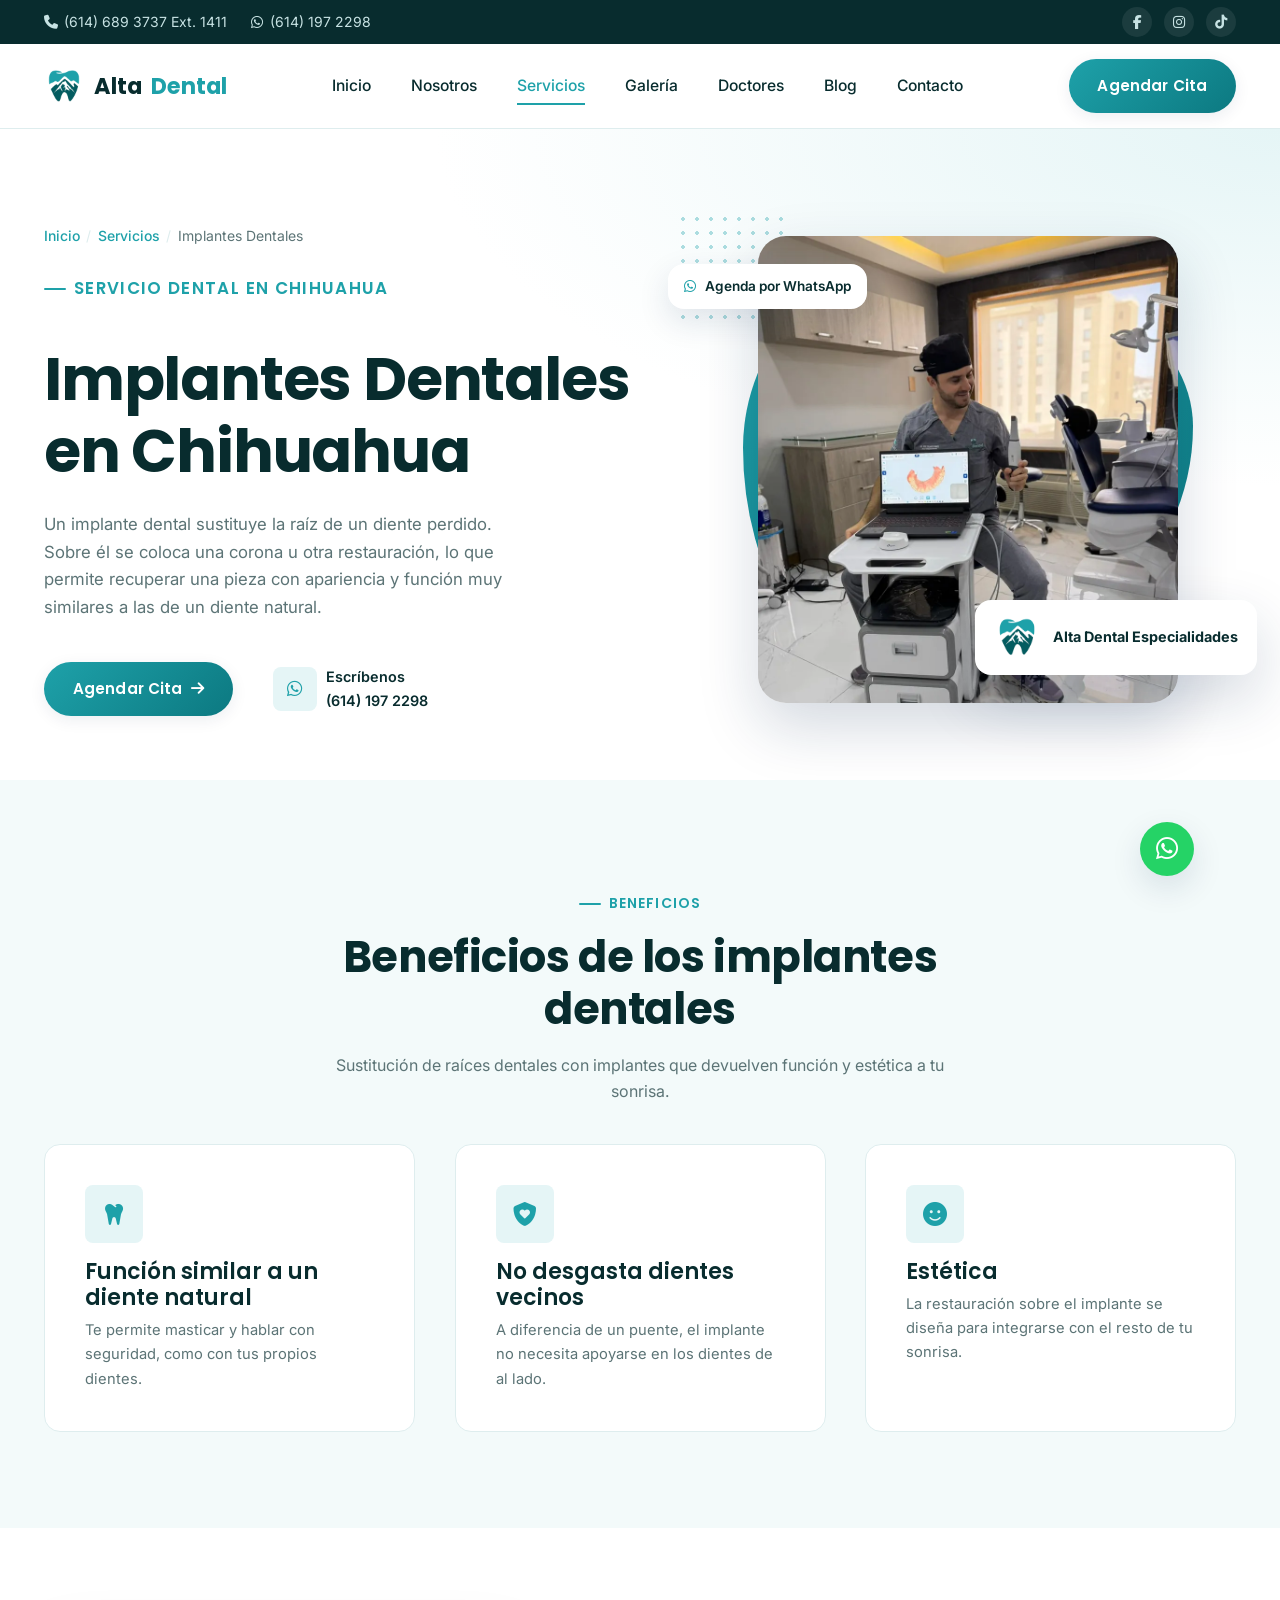
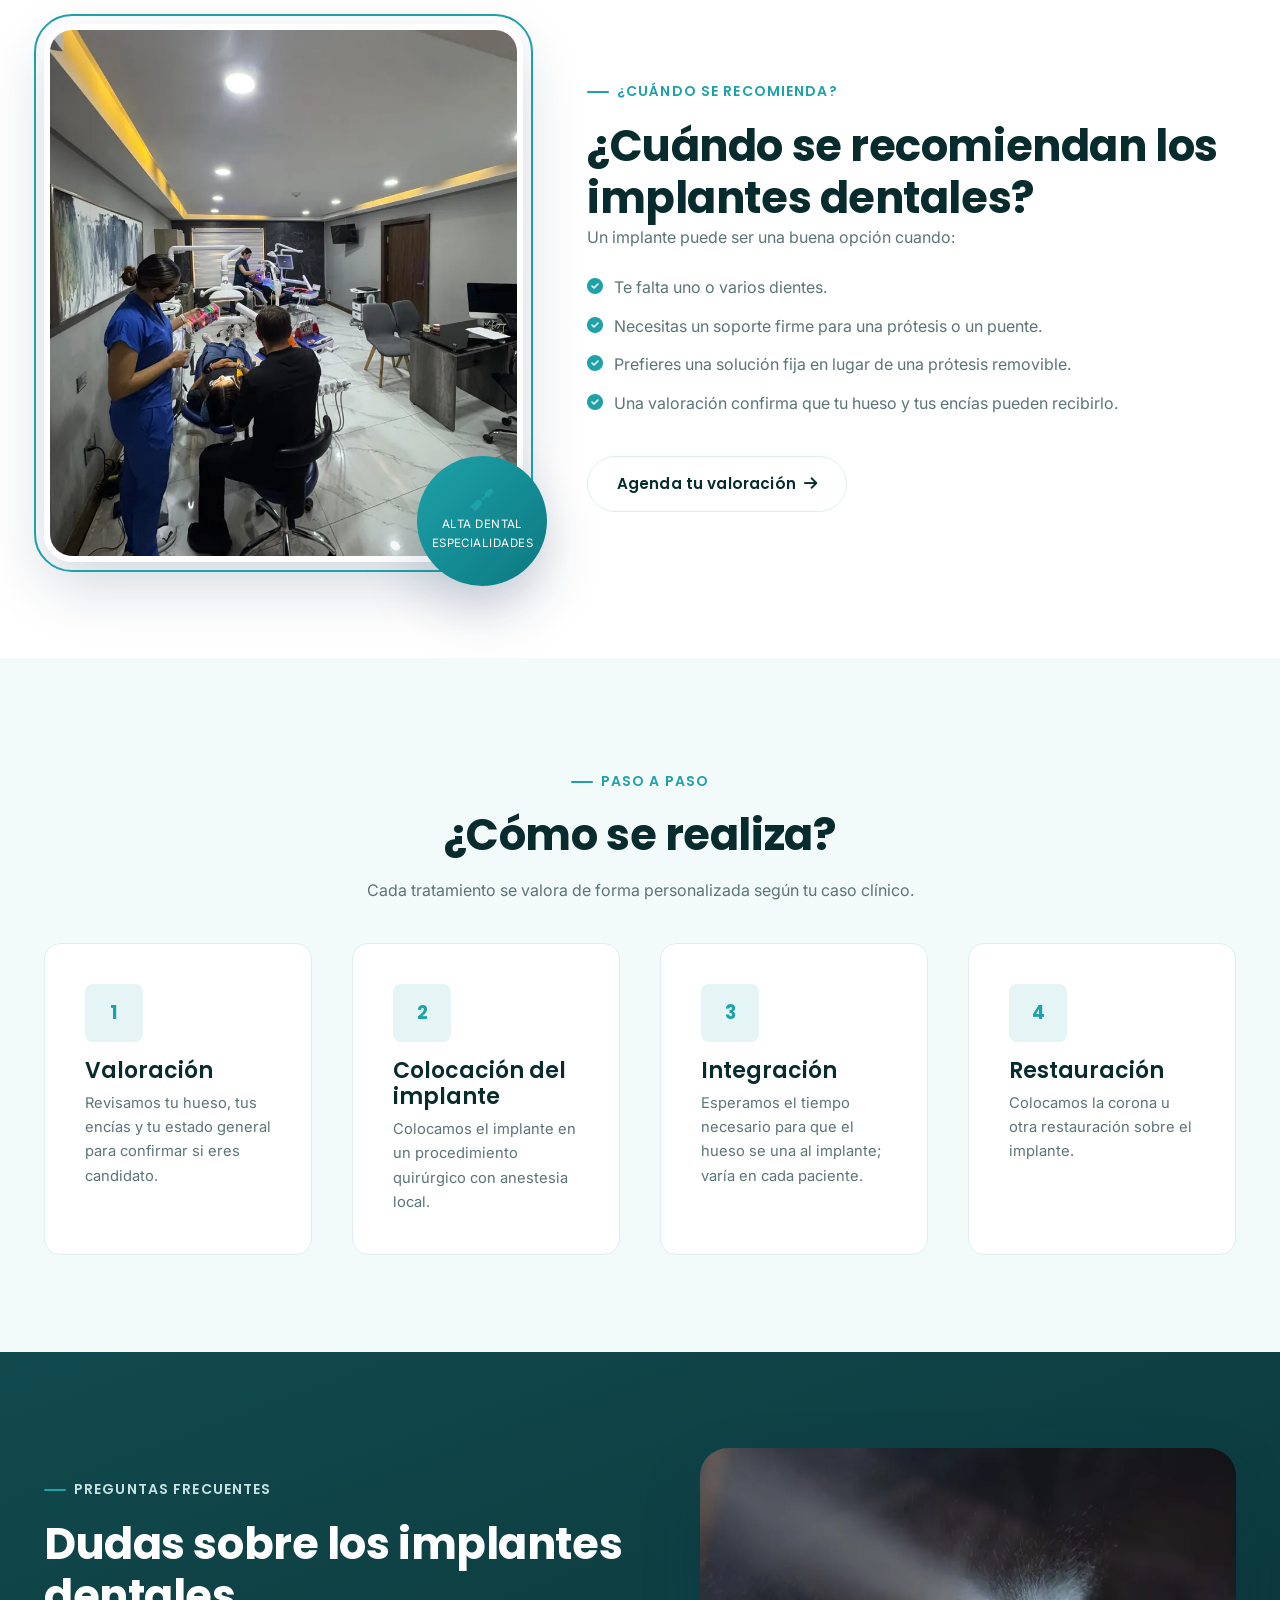
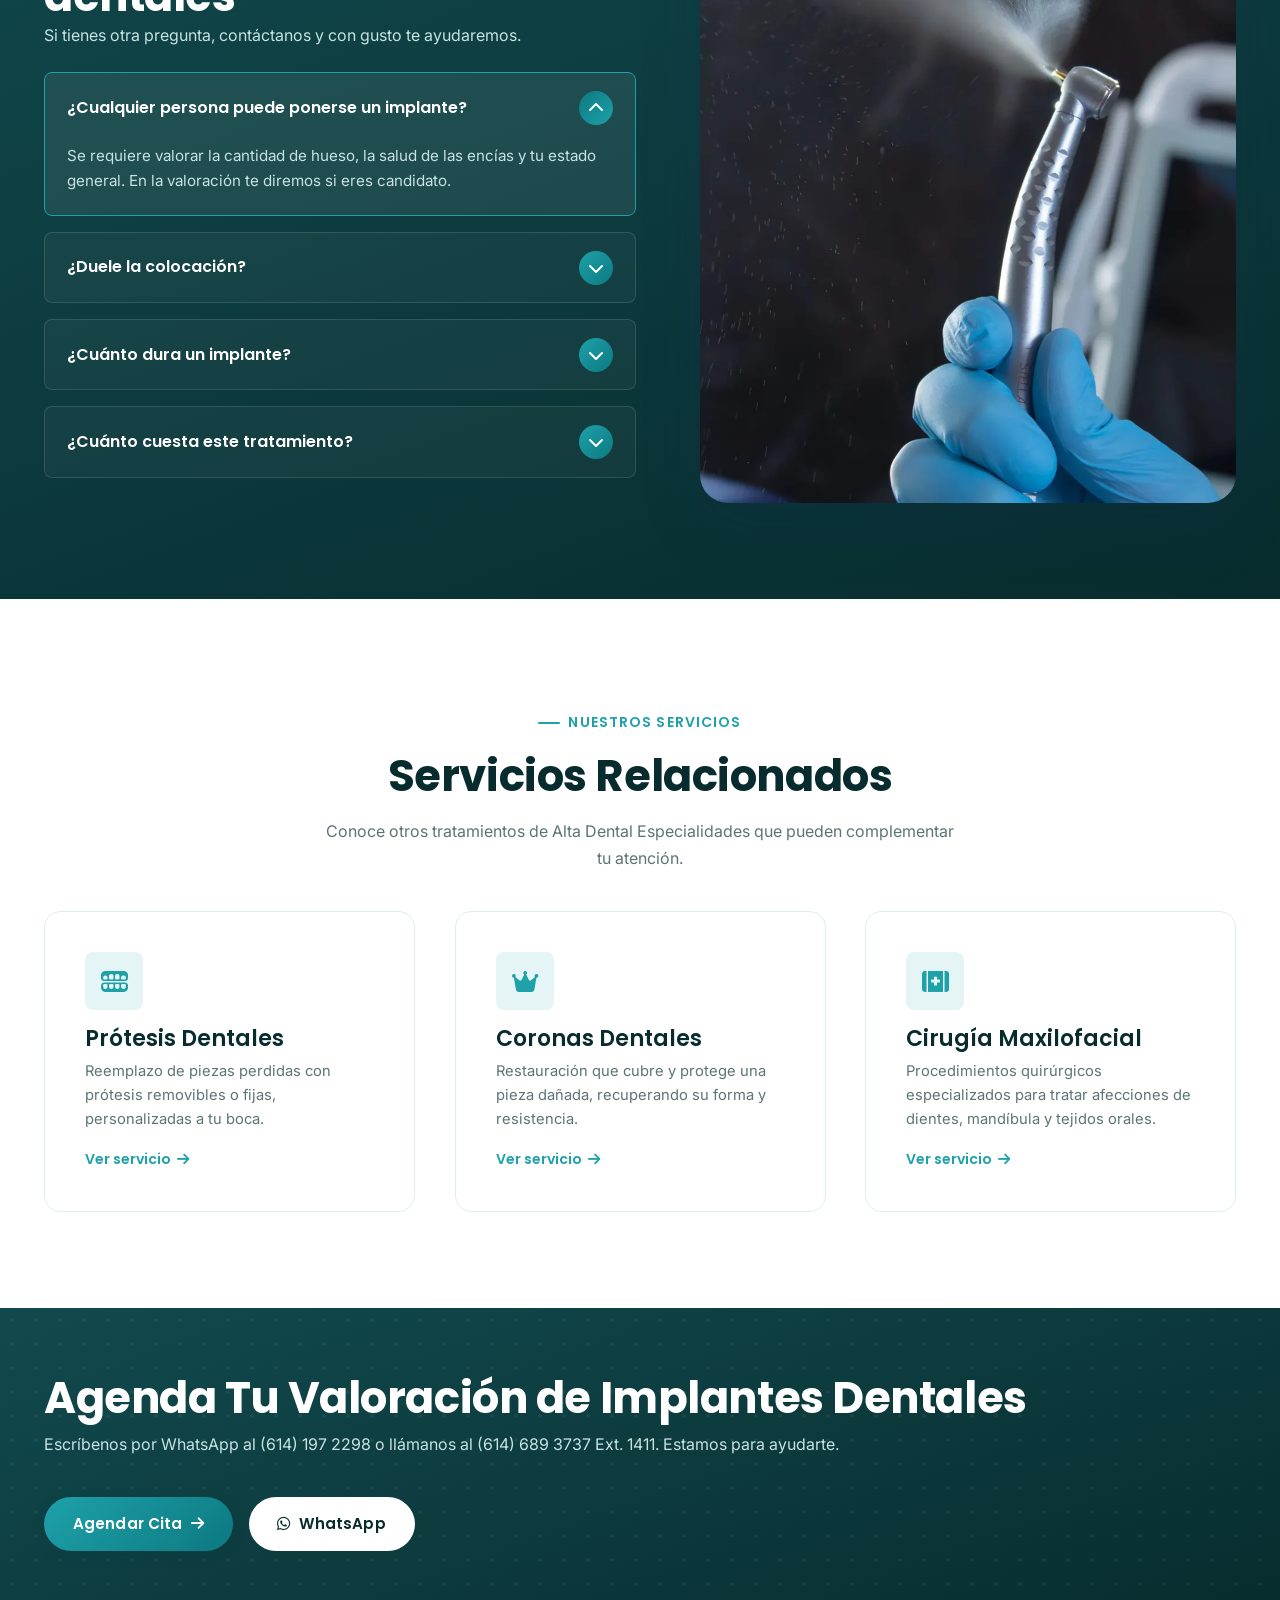
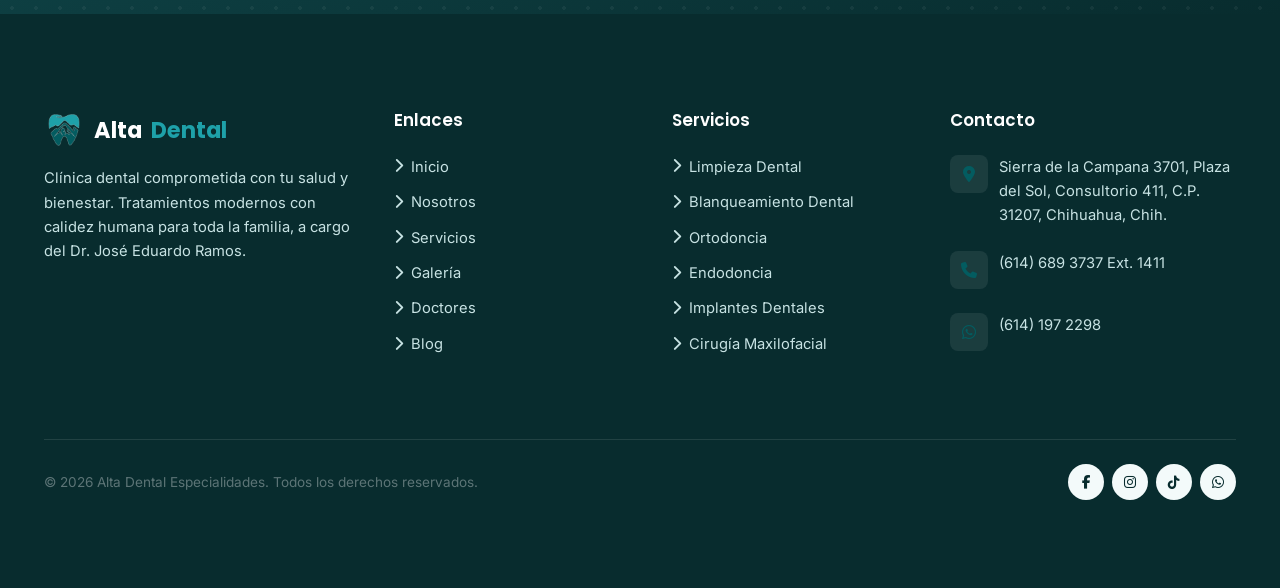
<file: servicios/implantes-dentales-chihuahua/index.html>
<!DOCTYPE html>
<html lang="es-MX">
<head>
  <meta charset="UTF-8">
  <meta name="viewport" content="width=device-width, initial-scale=1.0">
  <title>Implantes Dentales en Chihuahua | Alta Dental Especialidades</title>
  <meta name="description" content="Implantes dentales en Chihuahua para reemplazar dientes perdidos y recuperar función y estética. Valoración personalizada en Alta Dental Especialidades.">
  <meta name="robots" content="index, follow, max-image-preview:large">
  <link rel="canonical" href="https://www.altadental.example/servicios/implantes-dentales-chihuahua/">
  <meta name="theme-color" content="#1EA1A9">
  <link rel="icon" href="../../favicon.ico" sizes="48x48">
  <link rel="icon" href="../../assets/icons/favicon-96.png" type="image/png" sizes="96x96">
  <link rel="apple-touch-icon" href="../../apple-touch-icon.png">
  <link rel="manifest" href="../../site.webmanifest">

  <!-- Open Graph -->
  <meta property="og:type" content="website">
  <meta property="og:site_name" content="Alta Dental Especialidades">
  <meta property="og:url" content="https://www.altadental.example/servicios/implantes-dentales-chihuahua/">
  <meta property="og:title" content="Implantes Dentales en Chihuahua — Alta Dental Especialidades">
  <meta property="og:description" content="Implantes dentales en Chihuahua para reemplazar dientes perdidos y recuperar función y estética. Valoración personalizada en Alta Dental Especialidades.">
  <meta property="og:image" content="https://www.altadental.example/images/social/og-escaner-intraoral-digital-alta-dental.jpg">
  <meta property="og:image:width" content="1200">
  <meta property="og:image:height" content="630">
  <meta property="og:image:alt" content="Dr. José Eduardo Ramos con el escáner intraoral digital de Alta Dental Especialidades">
  <meta property="og:locale" content="es_MX">

  <!-- Twitter / X -->
  <meta name="twitter:card" content="summary_large_image">
  <meta name="twitter:title" content="Implantes Dentales en Chihuahua — Alta Dental Especialidades">
  <meta name="twitter:description" content="Implantes dentales en Chihuahua para reemplazar dientes perdidos y recuperar función y estética. Valoración personalizada en Alta Dental Especialidades.">
  <meta name="twitter:image" content="https://www.altadental.example/images/social/og-escaner-intraoral-digital-alta-dental.jpg">

  <link rel="preconnect" href="https://fonts.googleapis.com">
  <link rel="preconnect" href="https://fonts.gstatic.com" crossorigin>
  <link href="https://fonts.googleapis.com/css2?family=Poppins:wght@500;600;700;800&family=Inter:wght@400;500;600&display=swap" rel="stylesheet">
  <link rel="stylesheet" href="https://cdnjs.cloudflare.com/ajax/libs/font-awesome/6.5.1/css/all.min.css">

  <link rel="preload" as="image" href="../../images/servicios/escaner-intraoral-digital-alta-dental-hero.webp" fetchpriority="high">
  <link rel="stylesheet" href="../../assets/css/main.css">

  <script type="application/ld+json">
{
  "@context": "https://schema.org",
  "@graph": [
    {
      "@type": "Dentist",
      "@id": "https://www.altadental.example/#clinica",
      "name": "Alta Dental Especialidades",
      "url": "https://www.altadental.example/",
      "telephone": "+52 614 689 3737 ext. 1411",
      "address": {
        "@type": "PostalAddress",
        "streetAddress": "Sierra de la Campana 3701, Plaza del Sol, Consultorio 411",
        "addressLocality": "Chihuahua",
        "addressRegion": "Chih.",
        "postalCode": "31207",
        "addressCountry": "MX"
      }
    },
    {
      "@type": "Service",
      "@id": "https://www.altadental.example/servicios/implantes-dentales-chihuahua/#servicio",
      "name": "Implantes Dentales",
      "serviceType": "Implantes Dentales",
      "description": "Un implante dental sustituye la raíz de un diente perdido. Sobre él se coloca una corona u otra restauración, lo que permite recuperar una pieza con apariencia y función muy similares a las de un diente natural.",
      "url": "https://www.altadental.example/servicios/implantes-dentales-chihuahua/",
      "image": "https://www.altadental.example/images/servicios/escaner-intraoral-digital-alta-dental-hero.webp",
      "provider": {
        "@id": "https://www.altadental.example/#clinica"
      },
      "areaServed": {
        "@type": "City",
        "name": "Chihuahua"
      }
    },
    {
      "@type": "WebPage",
      "@id": "https://www.altadental.example/servicios/implantes-dentales-chihuahua/#webpage",
      "url": "https://www.altadental.example/servicios/implantes-dentales-chihuahua/",
      "name": "Implantes Dentales en Chihuahua | Alta Dental Especialidades",
      "description": "Implantes dentales en Chihuahua para reemplazar dientes perdidos y recuperar función y estética. Valoración personalizada en Alta Dental Especialidades.",
      "inLanguage": "es-MX",
      "isPartOf": {
        "@id": "https://www.altadental.example/#website"
      },
      "about": {
        "@id": "https://www.altadental.example/servicios/implantes-dentales-chihuahua/#servicio"
      },
      "breadcrumb": {
        "@id": "https://www.altadental.example/servicios/implantes-dentales-chihuahua/#breadcrumb"
      }
    },
    {
      "@type": "BreadcrumbList",
      "@id": "https://www.altadental.example/servicios/implantes-dentales-chihuahua/#breadcrumb",
      "itemListElement": [
        {
          "@type": "ListItem",
          "position": 1,
          "name": "Inicio",
          "item": "https://www.altadental.example/"
        },
        {
          "@type": "ListItem",
          "position": 2,
          "name": "Servicios",
          "item": "https://www.altadental.example/#servicios"
        },
        {
          "@type": "ListItem",
          "position": 3,
          "name": "Implantes Dentales",
          "item": "https://www.altadental.example/servicios/implantes-dentales-chihuahua/"
        }
      ]
    },
    {
      "@type": "FAQPage",
      "@id": "https://www.altadental.example/servicios/implantes-dentales-chihuahua/#preguntas-frecuentes",
      "mainEntity": [
        {
          "@type": "Question",
          "name": "¿Cualquier persona puede ponerse un implante?",
          "acceptedAnswer": {
            "@type": "Answer",
            "text": "Se requiere valorar la cantidad de hueso, la salud de las encías y tu estado general. En la valoración te diremos si eres candidato."
          }
        },
        {
          "@type": "Question",
          "name": "¿Duele la colocación?",
          "acceptedAnswer": {
            "@type": "Answer",
            "text": "Se realiza con anestesia local, por lo que el procedimiento suele ser bien tolerado. Los días siguientes puede haber molestia, que se controla siguiendo las indicaciones del especialista."
          }
        },
        {
          "@type": "Question",
          "name": "¿Cuánto dura un implante?",
          "acceptedAnswer": {
            "@type": "Answer",
            "text": "Con buena higiene y revisiones periódicas un implante puede durar muchos años. Su duración depende del cuidado y de tu salud bucal."
          }
        },
        {
          "@type": "Question",
          "name": "¿Cuánto cuesta este tratamiento?",
          "acceptedAnswer": {
            "@type": "Answer",
            "text": "Los tratamientos dentales varían según el diagnóstico de cada paciente, por lo que no publicamos tarifas genéricas. Escríbenos por WhatsApp y con gusto te compartimos información y costos para tu caso."
          }
        }
      ]
    }
  ]
}
  </script>
</head>
<body>
  <a class="skip-link" href="#main-content">Saltar al contenido principal</a>

  <!-- ============ TOPBAR ============ -->
  <div class="topbar">
    <div class="container">
      <div class="topbar-contact">
        <a href="tel:+526146893737,1411"><i class="fa-solid fa-phone"></i> (614) 689 3737 Ext. 1411</a>
        <a href="https://wa.me/526141972298" class="hide-tablet" target="_blank" rel="noopener noreferrer"><i class="fa-brands fa-whatsapp"></i> (614) 197 2298</a>
      </div>
      <div class="topbar-social">
        <a href="https://www.facebook.com/AltaDentalEspecialidadesChihuahua" aria-label="Facebook de Alta Dental Especialidades" target="_blank" rel="noopener noreferrer"><i class="fa-brands fa-facebook-f"></i></a>
        <a href="https://www.instagram.com/altadental.cuu/?hl=es" aria-label="Instagram de Alta Dental Especialidades" target="_blank" rel="noopener noreferrer"><i class="fa-brands fa-instagram"></i></a>
        <a href="https://www.tiktok.com/@altadental.cuu" aria-label="TikTok de Alta Dental Especialidades" target="_blank" rel="noopener noreferrer"><i class="fa-brands fa-tiktok"></i></a>
      </div>
    </div>
  </div>

  <!-- ============ HEADER ============ -->
  <header class="site-header">
    <div class="container">
      <a href="../../" class="brand">
        <img src="../../assets/images/branding/logo-icon.png" width="120" height="120" alt="Alta Dental Especialidades">
        Alta<span>Dental</span>
      </a>

      <nav class="main-nav" aria-label="Navegación principal">
        <a href="../../#inicio">Inicio</a>
        <a href="../../#nosotros">Nosotros</a>
        <a href="../../#servicios" class="active" aria-current="page">Servicios</a>
        <a href="../../#galeria">Galería</a>
        <a href="../../#doctores">Doctores</a>
        <a href="../../#blog">Blog</a>
        <a href="#contacto">Contacto</a>
        <a href="../../#cita" class="btn btn-primary">Agendar Cita</a>
      </nav>

      <div class="header-actions">
        <a href="../../#cita" class="btn btn-primary">Agendar Cita</a>
        <button class="nav-toggle" aria-label="Abrir menú" aria-expanded="false">
          <span></span><span></span><span></span>
        </button>
      </div>
    </div>
  </header>
  <div class="nav-scrim"></div>

  <main id="main-content">

    <!-- ============ HERO DEL SERVICIO ============ -->
    <section class="hero" id="inicio">
      <div class="container">
        <div class="hero-content">
          <nav class="breadcrumb reveal" aria-label="Ruta de navegación">
            <ol>
              <li><a href="../../">Inicio</a></li>
              <li><a href="../../#servicios">Servicios</a></li>
              <li aria-current="page">Implantes Dentales</li>
            </ol>
          </nav>
          <p class="eyebrow reveal">Servicio dental en Chihuahua</p>
          <h1 class="reveal">Implantes Dentales en Chihuahua</h1>
          <p class="reveal">
            Un implante dental sustituye la raíz de un diente perdido. Sobre él se coloca una corona u otra restauración, lo que permite recuperar una pieza con apariencia y función muy similares a las de un diente natural.
          </p>
          <div class="hero-cta reveal">
            <a href="../../#cita" class="btn btn-primary">Agendar Cita <i class="fa-solid fa-arrow-right"></i></a>
            <div class="hero-cta-note">
              <span class="icon-badge"><i class="fa-brands fa-whatsapp"></i></span>
              <span>Escríbenos<br><a href="https://wa.me/526141972298?text=Hola%2C%20me%20gustar%C3%ADa%20informaci%C3%B3n%20sobre%20Implantes%20Dentales%20en%20Alta%20Dental%20Especialidades." target="_blank" rel="noopener noreferrer">(614) 197 2298</a></span>
            </div>
          </div>
        </div>

        <div class="hero-visual reveal reveal-right">
          <div class="hero-dot-grid" aria-hidden="true"></div>
          <div class="hero-blob" aria-hidden="true"></div>
          <img class="hero-image" src="../../images/servicios/escaner-intraoral-digital-alta-dental-hero.webp" width="900" height="1000" fetchpriority="high" decoding="async" alt="Dr. José Eduardo Ramos con el escáner intraoral digital de Alta Dental Especialidades">

          <div class="hero-badge-top">
            <i class="fa-brands fa-whatsapp" style="color:var(--color-primary)"></i>
            Agenda por WhatsApp
          </div>

          <div class="hero-float-card">
            <img src="../../assets/images/branding/logo-icon.png" width="138" height="138" alt="">
            <div>
              <strong>Alta Dental Especialidades</strong>
            </div>
          </div>
        </div>
      </div>
    </section>

    <!-- ============ BENEFICIOS ============ -->
    <section class="services section-bg-light" id="beneficios">
      <div class="container">
        <div class="section-heading centered reveal">
          <p class="eyebrow" style="justify-content:center">Beneficios</p>
          <h2>Beneficios de los implantes dentales</h2>
          <p>Sustitución de raíces dentales con implantes que devuelven función y estética a tu sonrisa.</p>
        </div>

        <div class="services-grid">
          <article class="card service-card reveal">
            <span class="icon-badge"><i class="fa-solid fa-tooth"></i></span>
            <h3>Función similar a un diente natural</h3>
            <p>Te permite masticar y hablar con seguridad, como con tus propios dientes.</p>
          </article>
          <article class="card service-card reveal">
            <span class="icon-badge"><i class="fa-solid fa-shield-heart"></i></span>
            <h3>No desgasta dientes vecinos</h3>
            <p>A diferencia de un puente, el implante no necesita apoyarse en los dientes de al lado.</p>
          </article>
          <article class="card service-card reveal">
            <span class="icon-badge"><i class="fa-solid fa-face-smile"></i></span>
            <h3>Estética</h3>
            <p>La restauración sobre el implante se diseña para integrarse con el resto de tu sonrisa.</p>
          </article>
        </div>
      </div>
    </section>

    <!-- ============ CUÁNDO SE RECOMIENDA ============ -->
    <section class="about" id="cuando-se-recomienda">
      <div class="container">
        <div class="about-visual reveal reveal-left">
          <img src="../../images/servicios/area-clinica-alta-dental-chihuahua-marco.webp" width="800" height="900" loading="lazy" decoding="async" alt="Área clínica de Alta Dental Especialidades en Chihuahua con equipo atendiendo a un paciente">
          <div class="about-experience-badge">
            <i class="fa-solid fa-screwdriver" style="color:var(--color-primary); font-size:1.4rem;"></i>
            <span>Alta Dental<br>Especialidades</span>
          </div>
        </div>

        <div class="about-content reveal reveal-right">
          <p class="eyebrow">¿Cuándo se recomienda?</p>
          <h2>¿Cuándo se recomiendan los implantes dentales?</h2>
          <p>Un implante puede ser una buena opción cuando:</p>
          <ul class="check-list">
            <li><i class="fa-solid fa-circle-check"></i> <span>Te falta uno o varios dientes.</span></li>
            <li><i class="fa-solid fa-circle-check"></i> <span>Necesitas un soporte firme para una prótesis o un puente.</span></li>
            <li><i class="fa-solid fa-circle-check"></i> <span>Prefieres una solución fija en lugar de una prótesis removible.</span></li>
            <li><i class="fa-solid fa-circle-check"></i> <span>Una valoración confirma que tu hueso y tus encías pueden recibirlo.</span></li>
          </ul>

          <a href="../../#cita" class="btn btn-outline">Agenda tu valoración <i class="fa-solid fa-arrow-right"></i></a>
        </div>
      </div>
    </section>

    <!-- ============ CÓMO SE REALIZA ============ -->
    <section class="services section-bg-light" id="como-se-realiza">
      <div class="container">
        <div class="section-heading centered reveal">
          <p class="eyebrow" style="justify-content:center">Paso a paso</p>
          <h2>¿Cómo se realiza?</h2>
          <p>Cada tratamiento se valora de forma personalizada según tu caso clínico.</p>
        </div>

        <div class="services-grid steps-grid">
          <article class="card service-card reveal">
            <span class="icon-badge"><span class="step-number">1</span></span>
            <h3>Valoración</h3>
            <p>Revisamos tu hueso, tus encías y tu estado general para confirmar si eres candidato.</p>
          </article>
          <article class="card service-card reveal">
            <span class="icon-badge"><span class="step-number">2</span></span>
            <h3>Colocación del implante</h3>
            <p>Colocamos el implante en un procedimiento quirúrgico con anestesia local.</p>
          </article>
          <article class="card service-card reveal">
            <span class="icon-badge"><span class="step-number">3</span></span>
            <h3>Integración</h3>
            <p>Esperamos el tiempo necesario para que el hueso se una al implante; varía en cada paciente.</p>
          </article>
          <article class="card service-card reveal">
            <span class="icon-badge"><span class="step-number">4</span></span>
            <h3>Restauración</h3>
            <p>Colocamos la corona u otra restauración sobre el implante.</p>
          </article>
        </div>
      </div>
    </section>

    <!-- ============ FAQ ============ -->
    <section class="faq section-bg-navy text-on-dark" id="preguntas-frecuentes">
      <div class="container">
        <div class="reveal reveal-left">
          <p class="eyebrow">Preguntas Frecuentes</p>
          <h2>Dudas sobre los implantes dentales</h2>
          <p style="margin-bottom:1.5rem;">Si tienes otra pregunta, contáctanos y con gusto te ayudaremos.</p>

          <div class="accordion">
            <div class="accordion-item">
              <button class="accordion-header" aria-expanded="false">
                ¿Cualquier persona puede ponerse un implante?
                <span class="accordion-icon"><i class="fa-solid fa-chevron-down"></i></span>
              </button>
              <div class="accordion-panel">
                <div class="accordion-panel-inner">
                  Se requiere valorar la cantidad de hueso, la salud de las encías y tu estado general. En la valoración te diremos si eres candidato.
                </div>
              </div>
            </div>

            <div class="accordion-item">
              <button class="accordion-header" aria-expanded="false">
                ¿Duele la colocación?
                <span class="accordion-icon"><i class="fa-solid fa-chevron-down"></i></span>
              </button>
              <div class="accordion-panel">
                <div class="accordion-panel-inner">
                  Se realiza con anestesia local, por lo que el procedimiento suele ser bien tolerado. Los días siguientes puede haber molestia, que se controla siguiendo las indicaciones del especialista.
                </div>
              </div>
            </div>

            <div class="accordion-item">
              <button class="accordion-header" aria-expanded="false">
                ¿Cuánto dura un implante?
                <span class="accordion-icon"><i class="fa-solid fa-chevron-down"></i></span>
              </button>
              <div class="accordion-panel">
                <div class="accordion-panel-inner">
                  Con buena higiene y revisiones periódicas un implante puede durar muchos años. Su duración depende del cuidado y de tu salud bucal.
                </div>
              </div>
            </div>

            <div class="accordion-item">
              <button class="accordion-header" aria-expanded="false">
                ¿Cuánto cuesta este tratamiento?
                <span class="accordion-icon"><i class="fa-solid fa-chevron-down"></i></span>
              </button>
              <div class="accordion-panel">
                <div class="accordion-panel-inner">
                  Los tratamientos dentales varían según el diagnóstico de cada paciente, por lo que no publicamos tarifas genéricas. Escríbenos por WhatsApp y con gusto te compartimos información y costos para tu caso.
                </div>
              </div>
            </div>
          </div>
        </div>

        <div class="faq-visual reveal reveal-right">
          <img src="../../images/servicios/pieza-de-mano-dental-alta-dental-vertical.webp" width="900" height="1100" loading="lazy" decoding="async" alt="Pieza de mano dental de alta velocidad utilizada en Alta Dental Especialidades">
        </div>
      </div>
    </section>

    <!-- ============ SERVICIOS RELACIONADOS ============ -->
    <section class="services" id="servicios-relacionados">
      <div class="container">
        <div class="section-heading centered reveal">
          <p class="eyebrow" style="justify-content:center">Nuestros Servicios</p>
          <h2>Servicios Relacionados</h2>
          <p>Conoce otros tratamientos de Alta Dental Especialidades que pueden complementar tu atención.</p>
        </div>

        <div class="services-grid">
          <article class="card service-card reveal">
            <span class="icon-badge"><i class="fa-solid fa-teeth-open"></i></span>
            <h3>Prótesis Dentales</h3>
            <p>Reemplazo de piezas perdidas con prótesis removibles o fijas, personalizadas a tu boca.</p>
            <a href="../../servicios/protesis-dentales-chihuahua/" class="service-link" aria-label="Ver servicio de Prótesis Dentales">Ver servicio <i class="fa-solid fa-arrow-right"></i></a>
          </article>
          <article class="card service-card reveal">
            <span class="icon-badge"><i class="fa-solid fa-crown"></i></span>
            <h3>Coronas Dentales</h3>
            <p>Restauración que cubre y protege una pieza dañada, recuperando su forma y resistencia.</p>
            <a href="../../servicios/coronas-dentales-chihuahua/" class="service-link" aria-label="Ver servicio de Coronas Dentales">Ver servicio <i class="fa-solid fa-arrow-right"></i></a>
          </article>
          <article class="card service-card reveal">
            <span class="icon-badge"><i class="fa-solid fa-kit-medical"></i></span>
            <h3>Cirugía Maxilofacial</h3>
            <p>Procedimientos quirúrgicos especializados para tratar afecciones de dientes, mandíbula y tejidos orales.</p>
            <a href="../../servicios/cirugia-maxilofacial-chihuahua/" class="service-link" aria-label="Ver servicio de Cirugía Maxilofacial">Ver servicio <i class="fa-solid fa-arrow-right"></i></a>
          </article>
        </div>
      </div>
    </section>

    <!-- ============ CTA FINAL ============ -->
    <section class="cta-band">
      <div class="container">
        <div class="reveal">
          <h2>Agenda Tu Valoración de Implantes Dentales</h2>
          <p>Escríbenos por WhatsApp al (614) 197 2298 o llámanos al (614) 689 3737 Ext. 1411. Estamos para ayudarte.</p>
        </div>
        <div class="coming-soon-links reveal">
          <a href="../../#cita" class="btn btn-primary">Agendar Cita <i class="fa-solid fa-arrow-right"></i></a>
          <a href="https://wa.me/526141972298?text=Hola%2C%20me%20gustar%C3%ADa%20informaci%C3%B3n%20sobre%20Implantes%20Dentales%20en%20Alta%20Dental%20Especialidades." class="btn btn-light" target="_blank" rel="noopener noreferrer"><i class="fa-brands fa-whatsapp"></i> WhatsApp</a>
        </div>
      </div>
    </section>

  </main>

  <!-- ============ FOOTER ============ -->
  <footer class="site-footer" id="contacto">
    <div class="container">
      <div class="footer-grid">
        <div class="footer-brand">
          <a href="../../" class="brand">
            <img src="../../assets/images/branding/logo-icon.png" width="120" height="120" loading="lazy" alt="Alta Dental Especialidades">
            Alta<span>Dental</span>
          </a>
          <p>Clínica dental comprometida con tu salud y bienestar. Tratamientos modernos con calidez humana para toda la familia, a cargo del Dr. José Eduardo Ramos.</p>
        </div>

        <div>
          <h3 class="footer-heading">Enlaces</h3>
          <nav class="footer-links">
            <a href="../../#inicio"><i class="fa-solid fa-chevron-right"></i> Inicio</a>
            <a href="../../#nosotros"><i class="fa-solid fa-chevron-right"></i> Nosotros</a>
            <a href="../../#servicios"><i class="fa-solid fa-chevron-right"></i> Servicios</a>
            <a href="../../#galeria"><i class="fa-solid fa-chevron-right"></i> Galería</a>
            <a href="../../#doctores"><i class="fa-solid fa-chevron-right"></i> Doctores</a>
            <a href="../../#blog"><i class="fa-solid fa-chevron-right"></i> Blog</a>
          </nav>
        </div>

        <div>
          <h3 class="footer-heading">Servicios</h3>
          <nav class="footer-links">
            <a href="../../servicios/limpieza-dental-chihuahua/"><i class="fa-solid fa-chevron-right"></i> Limpieza Dental</a>
            <a href="../../servicios/blanqueamiento-dental-chihuahua/"><i class="fa-solid fa-chevron-right"></i> Blanqueamiento Dental</a>
            <a href="../../servicios/ortodoncia-chihuahua/"><i class="fa-solid fa-chevron-right"></i> Ortodoncia</a>
            <a href="../../servicios/endodoncia-chihuahua/"><i class="fa-solid fa-chevron-right"></i> Endodoncia</a>
            <a href="../../servicios/implantes-dentales-chihuahua/"><i class="fa-solid fa-chevron-right"></i> Implantes Dentales</a>
            <a href="../../servicios/cirugia-maxilofacial-chihuahua/"><i class="fa-solid fa-chevron-right"></i> Cirugía Maxilofacial</a>
          </nav>
        </div>

        <div>
          <h3 class="footer-heading">Contacto</h3>
          <div class="footer-contact-item">
            <span class="icon-badge"><i class="fa-solid fa-location-dot"></i></span>
            <span><a href="https://www.google.com/maps/search/?api=1&amp;query=Sierra+de+la+Campana+3701%2C+Plaza+del+Sol%2C+Chihuahua%2C+Chih.+CP+31207" target="_blank" rel="noopener noreferrer">Sierra de la Campana 3701, Plaza del Sol, Consultorio 411, C.P. 31207, Chihuahua, Chih.</a></span>
          </div>
          <div class="footer-contact-item">
            <span class="icon-badge"><i class="fa-solid fa-phone"></i></span>
            <span><a href="tel:+526146893737,1411">(614) 689 3737 Ext. 1411</a></span>
          </div>
          <div class="footer-contact-item">
            <span class="icon-badge"><i class="fa-brands fa-whatsapp"></i></span>
            <span><a href="https://wa.me/526141972298" target="_blank" rel="noopener noreferrer">(614) 197 2298</a></span>
          </div>
        </div>
      </div>

      <div class="footer-bottom">
        <p>&copy; <span id="footer-year"></span> Alta Dental Especialidades. Todos los derechos reservados.</p>
        <div class="social-row">
          <a href="https://www.facebook.com/AltaDentalEspecialidadesChihuahua" aria-label="Facebook de Alta Dental Especialidades" target="_blank" rel="noopener noreferrer"><i class="fa-brands fa-facebook-f"></i></a>
          <a href="https://www.instagram.com/altadental.cuu/?hl=es" aria-label="Instagram de Alta Dental Especialidades" target="_blank" rel="noopener noreferrer"><i class="fa-brands fa-instagram"></i></a>
          <a href="https://www.tiktok.com/@altadental.cuu" aria-label="TikTok de Alta Dental Especialidades" target="_blank" rel="noopener noreferrer"><i class="fa-brands fa-tiktok"></i></a>
          <a href="https://wa.me/526141972298" aria-label="WhatsApp de Alta Dental Especialidades" target="_blank" rel="noopener noreferrer"><i class="fa-brands fa-whatsapp"></i></a>
        </div>
      </div>
    </div>
  </footer>

  <a class="whatsapp-float" href="https://wa.me/526141972298?text=Hola%2C%20me%20gustar%C3%ADa%20informaci%C3%B3n%20sobre%20Implantes%20Dentales%20en%20Alta%20Dental%20Especialidades." target="_blank" rel="noopener noreferrer" aria-label="Contactar a Alta Dental Especialidades por WhatsApp">
    <i class="fa-brands fa-whatsapp"></i>
  </a>

  <button class="back-to-top" aria-label="Volver arriba"><i class="fa-solid fa-arrow-up"></i></button>

  <script>document.getElementById('footer-year').textContent = new Date().getFullYear();</script>
  <script src="../../assets/js/modules/nav.js" defer></script>
  <script src="../../assets/js/modules/scrollAnimations.js" defer></script>
  <script src="../../assets/js/modules/accordion.js" defer></script>
  <script src="../../assets/js/modules/gallery.js" defer></script>
  <script src="../../assets/js/modules/form.js" defer></script>
  <script src="../../assets/js/modules/backToTop.js" defer></script>
  <script src="../../assets/js/main.js" defer></script>
</body>
</html>
</file>
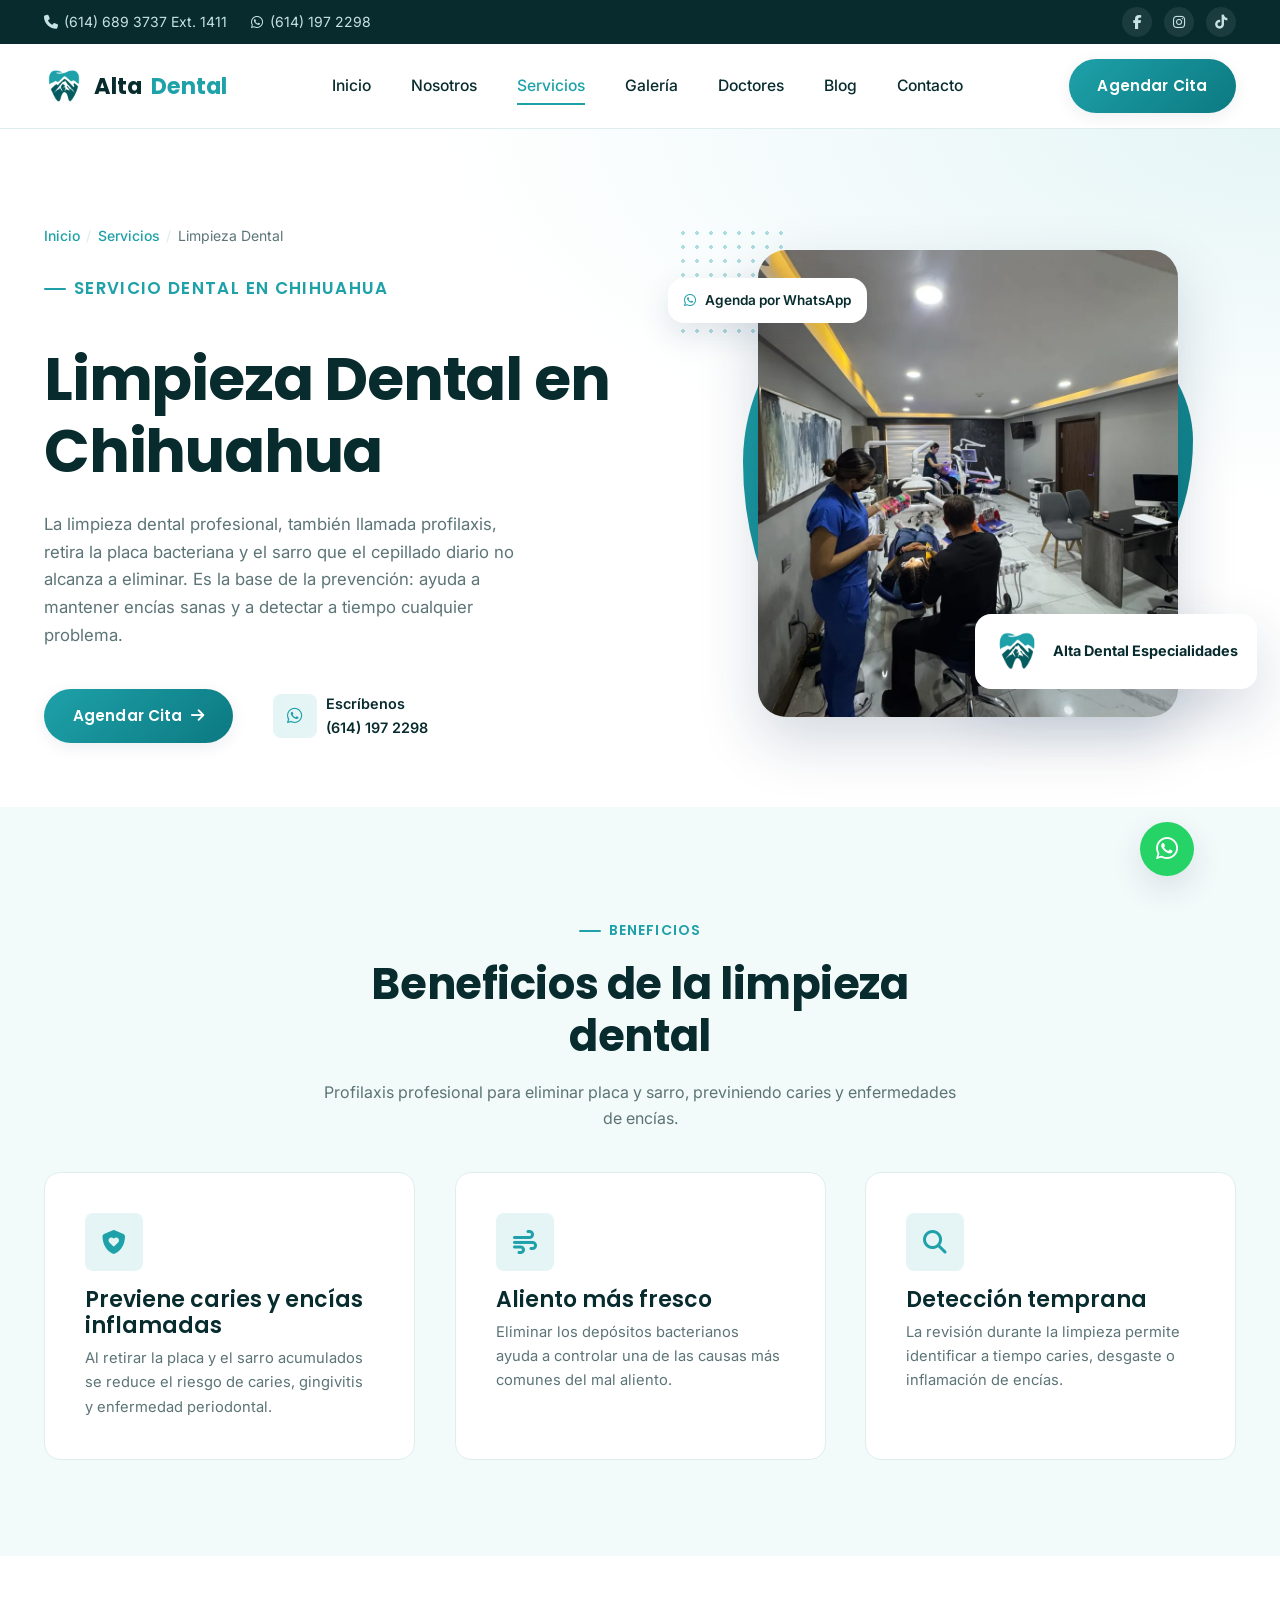
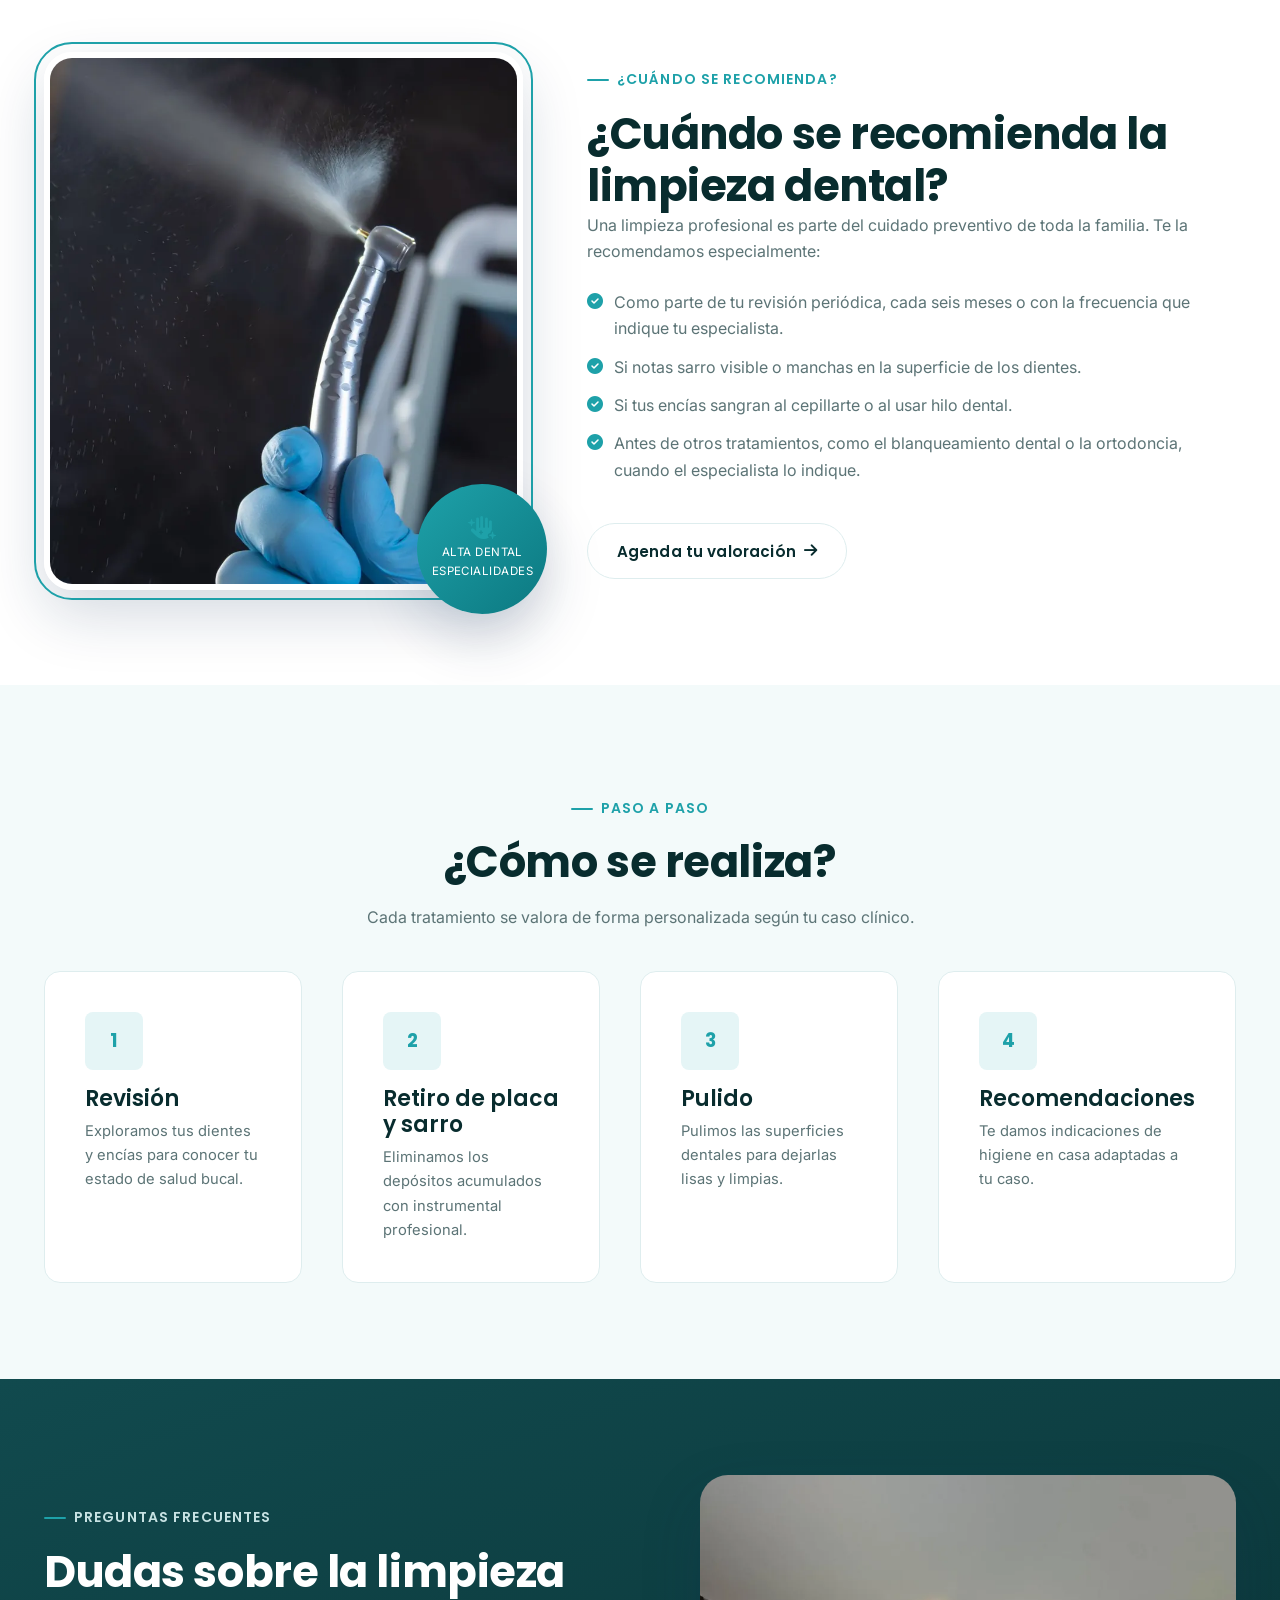
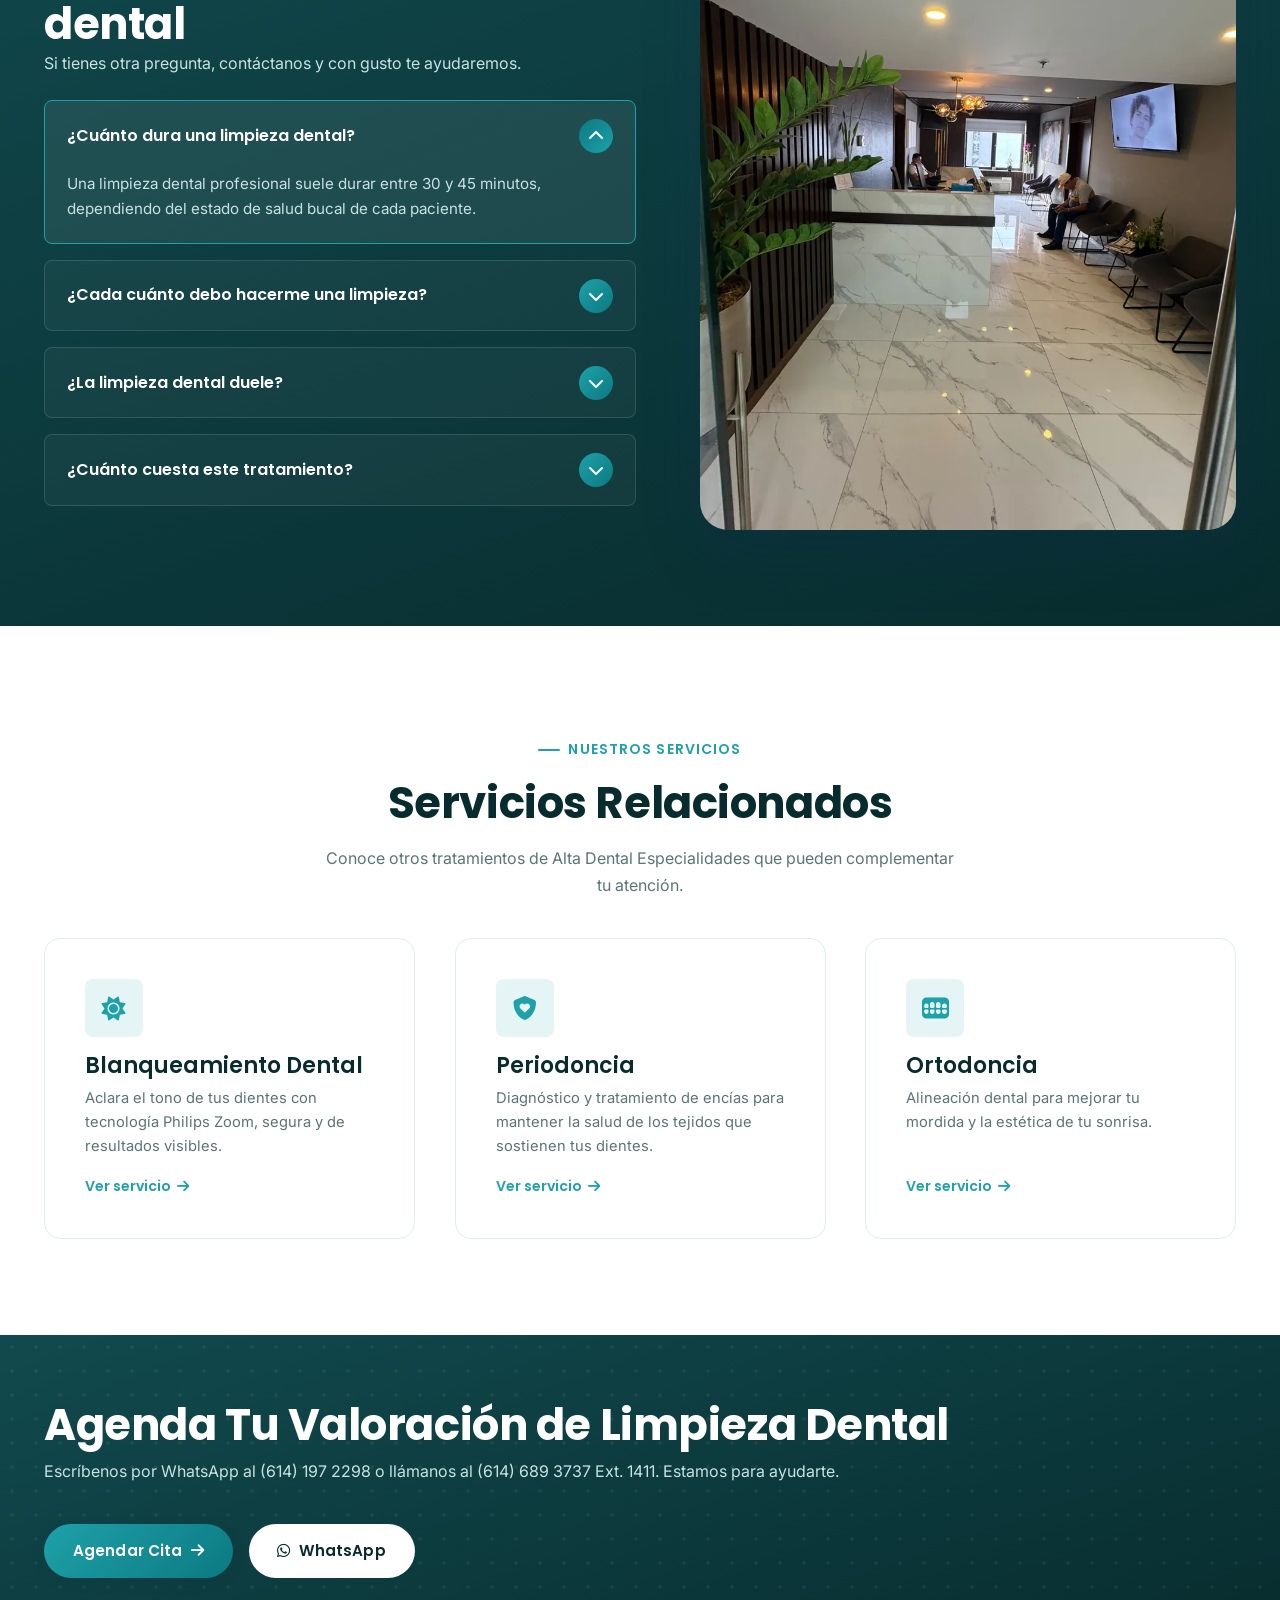
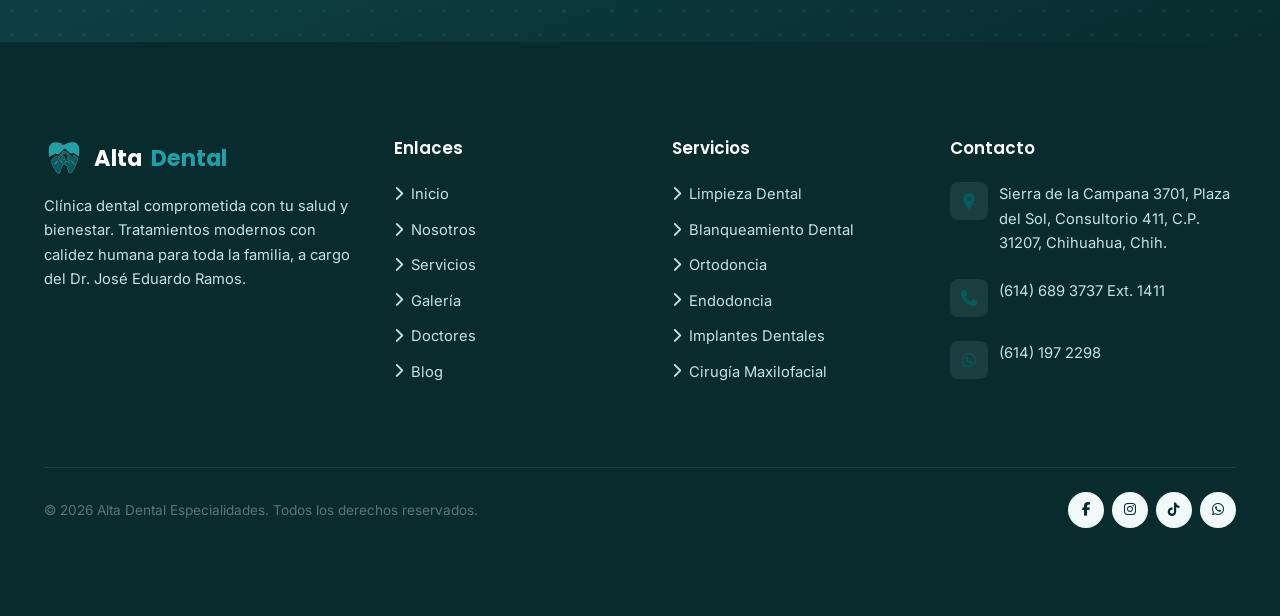
<file: servicios/limpieza-dental-chihuahua/index.html>
<!DOCTYPE html>
<html lang="es-MX">
<head>
  <meta charset="UTF-8">
  <meta name="viewport" content="width=device-width, initial-scale=1.0">
  <title>Limpieza Dental en Chihuahua | Alta Dental Especialidades</title>
  <meta name="description" content="Limpieza dental profesional (profilaxis) en Chihuahua: retiramos placa y sarro para prevenir caries y enfermedad de encías. Agenda tu cita en Alta Dental.">
  <meta name="robots" content="index, follow, max-image-preview:large">
  <link rel="canonical" href="https://www.altadental.example/servicios/limpieza-dental-chihuahua/">
  <meta name="theme-color" content="#1EA1A9">
  <link rel="icon" href="../../favicon.ico" sizes="48x48">
  <link rel="icon" href="../../assets/icons/favicon-96.png" type="image/png" sizes="96x96">
  <link rel="apple-touch-icon" href="../../apple-touch-icon.png">
  <link rel="manifest" href="../../site.webmanifest">

  <!-- Open Graph -->
  <meta property="og:type" content="website">
  <meta property="og:site_name" content="Alta Dental Especialidades">
  <meta property="og:url" content="https://www.altadental.example/servicios/limpieza-dental-chihuahua/">
  <meta property="og:title" content="Limpieza Dental en Chihuahua — Alta Dental Especialidades">
  <meta property="og:description" content="Limpieza dental profesional (profilaxis) en Chihuahua: retiramos placa y sarro para prevenir caries y enfermedad de encías. Agenda tu cita en Alta Dental.">
  <meta property="og:image" content="https://www.altadental.example/images/social/og-area-clinica-alta-dental-chihuahua.jpg">
  <meta property="og:image:width" content="1200">
  <meta property="og:image:height" content="630">
  <meta property="og:image:alt" content="Área clínica de Alta Dental Especialidades en Chihuahua con equipo atendiendo a un paciente">
  <meta property="og:locale" content="es_MX">

  <!-- Twitter / X -->
  <meta name="twitter:card" content="summary_large_image">
  <meta name="twitter:title" content="Limpieza Dental en Chihuahua — Alta Dental Especialidades">
  <meta name="twitter:description" content="Limpieza dental profesional (profilaxis) en Chihuahua: retiramos placa y sarro para prevenir caries y enfermedad de encías. Agenda tu cita en Alta Dental.">
  <meta name="twitter:image" content="https://www.altadental.example/images/social/og-area-clinica-alta-dental-chihuahua.jpg">

  <link rel="preconnect" href="https://fonts.googleapis.com">
  <link rel="preconnect" href="https://fonts.gstatic.com" crossorigin>
  <link href="https://fonts.googleapis.com/css2?family=Poppins:wght@500;600;700;800&family=Inter:wght@400;500;600&display=swap" rel="stylesheet">
  <link rel="stylesheet" href="https://cdnjs.cloudflare.com/ajax/libs/font-awesome/6.5.1/css/all.min.css">

  <link rel="preload" as="image" href="../../images/servicios/area-clinica-alta-dental-chihuahua-hero.webp" fetchpriority="high">
  <link rel="stylesheet" href="../../assets/css/main.css">

  <script type="application/ld+json">
{
  "@context": "https://schema.org",
  "@graph": [
    {
      "@type": "Dentist",
      "@id": "https://www.altadental.example/#clinica",
      "name": "Alta Dental Especialidades",
      "url": "https://www.altadental.example/",
      "telephone": "+52 614 689 3737 ext. 1411",
      "address": {
        "@type": "PostalAddress",
        "streetAddress": "Sierra de la Campana 3701, Plaza del Sol, Consultorio 411",
        "addressLocality": "Chihuahua",
        "addressRegion": "Chih.",
        "postalCode": "31207",
        "addressCountry": "MX"
      }
    },
    {
      "@type": "Service",
      "@id": "https://www.altadental.example/servicios/limpieza-dental-chihuahua/#servicio",
      "name": "Limpieza Dental",
      "serviceType": "Limpieza Dental",
      "description": "La limpieza dental profesional, también llamada profilaxis, retira la placa bacteriana y el sarro que el cepillado diario no alcanza a eliminar. Es la base de la prevención: ayuda a mantener encías sanas y a detectar a tiempo cualquier problema.",
      "url": "https://www.altadental.example/servicios/limpieza-dental-chihuahua/",
      "image": "https://www.altadental.example/images/servicios/area-clinica-alta-dental-chihuahua-hero.webp",
      "provider": {
        "@id": "https://www.altadental.example/#clinica"
      },
      "areaServed": {
        "@type": "City",
        "name": "Chihuahua"
      }
    },
    {
      "@type": "WebPage",
      "@id": "https://www.altadental.example/servicios/limpieza-dental-chihuahua/#webpage",
      "url": "https://www.altadental.example/servicios/limpieza-dental-chihuahua/",
      "name": "Limpieza Dental en Chihuahua | Alta Dental Especialidades",
      "description": "Limpieza dental profesional (profilaxis) en Chihuahua: retiramos placa y sarro para prevenir caries y enfermedad de encías. Agenda tu cita en Alta Dental.",
      "inLanguage": "es-MX",
      "isPartOf": {
        "@id": "https://www.altadental.example/#website"
      },
      "about": {
        "@id": "https://www.altadental.example/servicios/limpieza-dental-chihuahua/#servicio"
      },
      "breadcrumb": {
        "@id": "https://www.altadental.example/servicios/limpieza-dental-chihuahua/#breadcrumb"
      }
    },
    {
      "@type": "BreadcrumbList",
      "@id": "https://www.altadental.example/servicios/limpieza-dental-chihuahua/#breadcrumb",
      "itemListElement": [
        {
          "@type": "ListItem",
          "position": 1,
          "name": "Inicio",
          "item": "https://www.altadental.example/"
        },
        {
          "@type": "ListItem",
          "position": 2,
          "name": "Servicios",
          "item": "https://www.altadental.example/#servicios"
        },
        {
          "@type": "ListItem",
          "position": 3,
          "name": "Limpieza Dental",
          "item": "https://www.altadental.example/servicios/limpieza-dental-chihuahua/"
        }
      ]
    },
    {
      "@type": "FAQPage",
      "@id": "https://www.altadental.example/servicios/limpieza-dental-chihuahua/#preguntas-frecuentes",
      "mainEntity": [
        {
          "@type": "Question",
          "name": "¿Cuánto dura una limpieza dental?",
          "acceptedAnswer": {
            "@type": "Answer",
            "text": "Una limpieza dental profesional suele durar entre 30 y 45 minutos, dependiendo del estado de salud bucal de cada paciente."
          }
        },
        {
          "@type": "Question",
          "name": "¿Cada cuánto debo hacerme una limpieza?",
          "acceptedAnswer": {
            "@type": "Answer",
            "text": "Se recomienda una revisión general cada seis meses para prevenir caries y enfermedades de encías, aunque tu especialista podría sugerir un seguimiento distinto según tu caso."
          }
        },
        {
          "@type": "Question",
          "name": "¿La limpieza dental duele?",
          "acceptedAnswer": {
            "@type": "Answer",
            "text": "Suele ser un procedimiento cómodo. Si tienes sensibilidad o encías inflamadas puedes sentir una molestia leve; coméntalo y el equipo adaptará el procedimiento."
          }
        },
        {
          "@type": "Question",
          "name": "¿Cuánto cuesta este tratamiento?",
          "acceptedAnswer": {
            "@type": "Answer",
            "text": "Los tratamientos dentales varían según el diagnóstico de cada paciente, por lo que no publicamos tarifas genéricas. Escríbenos por WhatsApp y con gusto te compartimos información y costos para tu caso."
          }
        }
      ]
    }
  ]
}
  </script>
</head>
<body>
  <a class="skip-link" href="#main-content">Saltar al contenido principal</a>

  <!-- ============ TOPBAR ============ -->
  <div class="topbar">
    <div class="container">
      <div class="topbar-contact">
        <a href="tel:+526146893737,1411"><i class="fa-solid fa-phone"></i> (614) 689 3737 Ext. 1411</a>
        <a href="https://wa.me/526141972298" class="hide-tablet" target="_blank" rel="noopener noreferrer"><i class="fa-brands fa-whatsapp"></i> (614) 197 2298</a>
      </div>
      <div class="topbar-social">
        <a href="https://www.facebook.com/AltaDentalEspecialidadesChihuahua" aria-label="Facebook de Alta Dental Especialidades" target="_blank" rel="noopener noreferrer"><i class="fa-brands fa-facebook-f"></i></a>
        <a href="https://www.instagram.com/altadental.cuu/?hl=es" aria-label="Instagram de Alta Dental Especialidades" target="_blank" rel="noopener noreferrer"><i class="fa-brands fa-instagram"></i></a>
        <a href="https://www.tiktok.com/@altadental.cuu" aria-label="TikTok de Alta Dental Especialidades" target="_blank" rel="noopener noreferrer"><i class="fa-brands fa-tiktok"></i></a>
      </div>
    </div>
  </div>

  <!-- ============ HEADER ============ -->
  <header class="site-header">
    <div class="container">
      <a href="../../" class="brand">
        <img src="../../assets/images/branding/logo-icon.png" width="120" height="120" alt="Alta Dental Especialidades">
        Alta<span>Dental</span>
      </a>

      <nav class="main-nav" aria-label="Navegación principal">
        <a href="../../#inicio">Inicio</a>
        <a href="../../#nosotros">Nosotros</a>
        <a href="../../#servicios" class="active" aria-current="page">Servicios</a>
        <a href="../../#galeria">Galería</a>
        <a href="../../#doctores">Doctores</a>
        <a href="../../#blog">Blog</a>
        <a href="#contacto">Contacto</a>
        <a href="../../#cita" class="btn btn-primary">Agendar Cita</a>
      </nav>

      <div class="header-actions">
        <a href="../../#cita" class="btn btn-primary">Agendar Cita</a>
        <button class="nav-toggle" aria-label="Abrir menú" aria-expanded="false">
          <span></span><span></span><span></span>
        </button>
      </div>
    </div>
  </header>
  <div class="nav-scrim"></div>

  <main id="main-content">

    <!-- ============ HERO DEL SERVICIO ============ -->
    <section class="hero" id="inicio">
      <div class="container">
        <div class="hero-content">
          <nav class="breadcrumb reveal" aria-label="Ruta de navegación">
            <ol>
              <li><a href="../../">Inicio</a></li>
              <li><a href="../../#servicios">Servicios</a></li>
              <li aria-current="page">Limpieza Dental</li>
            </ol>
          </nav>
          <p class="eyebrow reveal">Servicio dental en Chihuahua</p>
          <h1 class="reveal">Limpieza Dental en Chihuahua</h1>
          <p class="reveal">
            La limpieza dental profesional, también llamada profilaxis, retira la placa bacteriana y el sarro que el cepillado diario no alcanza a eliminar. Es la base de la prevención: ayuda a mantener encías sanas y a detectar a tiempo cualquier problema.
          </p>
          <div class="hero-cta reveal">
            <a href="../../#cita" class="btn btn-primary">Agendar Cita <i class="fa-solid fa-arrow-right"></i></a>
            <div class="hero-cta-note">
              <span class="icon-badge"><i class="fa-brands fa-whatsapp"></i></span>
              <span>Escríbenos<br><a href="https://wa.me/526141972298?text=Hola%2C%20me%20gustar%C3%ADa%20informaci%C3%B3n%20sobre%20Limpieza%20Dental%20en%20Alta%20Dental%20Especialidades." target="_blank" rel="noopener noreferrer">(614) 197 2298</a></span>
            </div>
          </div>
        </div>

        <div class="hero-visual reveal reveal-right">
          <div class="hero-dot-grid" aria-hidden="true"></div>
          <div class="hero-blob" aria-hidden="true"></div>
          <img class="hero-image" src="../../images/servicios/area-clinica-alta-dental-chihuahua-hero.webp" width="900" height="1000" fetchpriority="high" decoding="async" alt="Área clínica de Alta Dental Especialidades en Chihuahua con equipo atendiendo a un paciente">

          <div class="hero-badge-top">
            <i class="fa-brands fa-whatsapp" style="color:var(--color-primary)"></i>
            Agenda por WhatsApp
          </div>

          <div class="hero-float-card">
            <img src="../../assets/images/branding/logo-icon.png" width="138" height="138" alt="">
            <div>
              <strong>Alta Dental Especialidades</strong>
            </div>
          </div>
        </div>
      </div>
    </section>

    <!-- ============ BENEFICIOS ============ -->
    <section class="services section-bg-light" id="beneficios">
      <div class="container">
        <div class="section-heading centered reveal">
          <p class="eyebrow" style="justify-content:center">Beneficios</p>
          <h2>Beneficios de la limpieza dental</h2>
          <p>Profilaxis profesional para eliminar placa y sarro, previniendo caries y enfermedades de encías.</p>
        </div>

        <div class="services-grid">
          <article class="card service-card reveal">
            <span class="icon-badge"><i class="fa-solid fa-shield-heart"></i></span>
            <h3>Previene caries y encías inflamadas</h3>
            <p>Al retirar la placa y el sarro acumulados se reduce el riesgo de caries, gingivitis y enfermedad periodontal.</p>
          </article>
          <article class="card service-card reveal">
            <span class="icon-badge"><i class="fa-solid fa-wind"></i></span>
            <h3>Aliento más fresco</h3>
            <p>Eliminar los depósitos bacterianos ayuda a controlar una de las causas más comunes del mal aliento.</p>
          </article>
          <article class="card service-card reveal">
            <span class="icon-badge"><i class="fa-solid fa-magnifying-glass"></i></span>
            <h3>Detección temprana</h3>
            <p>La revisión durante la limpieza permite identificar a tiempo caries, desgaste o inflamación de encías.</p>
          </article>
        </div>
      </div>
    </section>

    <!-- ============ CUÁNDO SE RECOMIENDA ============ -->
    <section class="about" id="cuando-se-recomienda">
      <div class="container">
        <div class="about-visual reveal reveal-left">
          <img src="../../images/servicios/pieza-de-mano-dental-alta-dental-marco.webp" width="800" height="900" loading="lazy" decoding="async" alt="Pieza de mano dental de alta velocidad utilizada en Alta Dental Especialidades">
          <div class="about-experience-badge">
            <i class="fa-solid fa-hand-sparkles" style="color:var(--color-primary); font-size:1.4rem;"></i>
            <span>Alta Dental<br>Especialidades</span>
          </div>
        </div>

        <div class="about-content reveal reveal-right">
          <p class="eyebrow">¿Cuándo se recomienda?</p>
          <h2>¿Cuándo se recomienda la limpieza dental?</h2>
          <p>Una limpieza profesional es parte del cuidado preventivo de toda la familia. Te la recomendamos especialmente:</p>
          <ul class="check-list">
            <li><i class="fa-solid fa-circle-check"></i> <span>Como parte de tu revisión periódica, cada seis meses o con la frecuencia que indique tu especialista.</span></li>
            <li><i class="fa-solid fa-circle-check"></i> <span>Si notas sarro visible o manchas en la superficie de los dientes.</span></li>
            <li><i class="fa-solid fa-circle-check"></i> <span>Si tus encías sangran al cepillarte o al usar hilo dental.</span></li>
            <li><i class="fa-solid fa-circle-check"></i> <span>Antes de otros tratamientos, como el blanqueamiento dental o la ortodoncia, cuando el especialista lo indique.</span></li>
          </ul>

          <a href="../../#cita" class="btn btn-outline">Agenda tu valoración <i class="fa-solid fa-arrow-right"></i></a>
        </div>
      </div>
    </section>

    <!-- ============ CÓMO SE REALIZA ============ -->
    <section class="services section-bg-light" id="como-se-realiza">
      <div class="container">
        <div class="section-heading centered reveal">
          <p class="eyebrow" style="justify-content:center">Paso a paso</p>
          <h2>¿Cómo se realiza?</h2>
          <p>Cada tratamiento se valora de forma personalizada según tu caso clínico.</p>
        </div>

        <div class="services-grid steps-grid">
          <article class="card service-card reveal">
            <span class="icon-badge"><span class="step-number">1</span></span>
            <h3>Revisión</h3>
            <p>Exploramos tus dientes y encías para conocer tu estado de salud bucal.</p>
          </article>
          <article class="card service-card reveal">
            <span class="icon-badge"><span class="step-number">2</span></span>
            <h3>Retiro de placa y sarro</h3>
            <p>Eliminamos los depósitos acumulados con instrumental profesional.</p>
          </article>
          <article class="card service-card reveal">
            <span class="icon-badge"><span class="step-number">3</span></span>
            <h3>Pulido</h3>
            <p>Pulimos las superficies dentales para dejarlas lisas y limpias.</p>
          </article>
          <article class="card service-card reveal">
            <span class="icon-badge"><span class="step-number">4</span></span>
            <h3>Recomendaciones</h3>
            <p>Te damos indicaciones de higiene en casa adaptadas a tu caso.</p>
          </article>
        </div>
      </div>
    </section>

    <!-- ============ FAQ ============ -->
    <section class="faq section-bg-navy text-on-dark" id="preguntas-frecuentes">
      <div class="container">
        <div class="reveal reveal-left">
          <p class="eyebrow">Preguntas Frecuentes</p>
          <h2>Dudas sobre la limpieza dental</h2>
          <p style="margin-bottom:1.5rem;">Si tienes otra pregunta, contáctanos y con gusto te ayudaremos.</p>

          <div class="accordion">
            <div class="accordion-item">
              <button class="accordion-header" aria-expanded="false">
                ¿Cuánto dura una limpieza dental?
                <span class="accordion-icon"><i class="fa-solid fa-chevron-down"></i></span>
              </button>
              <div class="accordion-panel">
                <div class="accordion-panel-inner">
                  Una limpieza dental profesional suele durar entre 30 y 45 minutos, dependiendo del estado de salud bucal de cada paciente.
                </div>
              </div>
            </div>

            <div class="accordion-item">
              <button class="accordion-header" aria-expanded="false">
                ¿Cada cuánto debo hacerme una limpieza?
                <span class="accordion-icon"><i class="fa-solid fa-chevron-down"></i></span>
              </button>
              <div class="accordion-panel">
                <div class="accordion-panel-inner">
                  Se recomienda una revisión general cada seis meses para prevenir caries y enfermedades de encías, aunque tu especialista podría sugerir un seguimiento distinto según tu caso.
                </div>
              </div>
            </div>

            <div class="accordion-item">
              <button class="accordion-header" aria-expanded="false">
                ¿La limpieza dental duele?
                <span class="accordion-icon"><i class="fa-solid fa-chevron-down"></i></span>
              </button>
              <div class="accordion-panel">
                <div class="accordion-panel-inner">
                  Suele ser un procedimiento cómodo. Si tienes sensibilidad o encías inflamadas puedes sentir una molestia leve; coméntalo y el equipo adaptará el procedimiento.
                </div>
              </div>
            </div>

            <div class="accordion-item">
              <button class="accordion-header" aria-expanded="false">
                ¿Cuánto cuesta este tratamiento?
                <span class="accordion-icon"><i class="fa-solid fa-chevron-down"></i></span>
              </button>
              <div class="accordion-panel">
                <div class="accordion-panel-inner">
                  Los tratamientos dentales varían según el diagnóstico de cada paciente, por lo que no publicamos tarifas genéricas. Escríbenos por WhatsApp y con gusto te compartimos información y costos para tu caso.
                </div>
              </div>
            </div>
          </div>
        </div>

        <div class="faq-visual reveal reveal-right">
          <img src="../../images/servicios/recepcion-alta-dental-chihuahua-vertical.webp" width="900" height="1100" loading="lazy" decoding="async" alt="Recepción y sala de espera de Alta Dental Especialidades en Chihuahua">
        </div>
      </div>
    </section>

    <!-- ============ SERVICIOS RELACIONADOS ============ -->
    <section class="services" id="servicios-relacionados">
      <div class="container">
        <div class="section-heading centered reveal">
          <p class="eyebrow" style="justify-content:center">Nuestros Servicios</p>
          <h2>Servicios Relacionados</h2>
          <p>Conoce otros tratamientos de Alta Dental Especialidades que pueden complementar tu atención.</p>
        </div>

        <div class="services-grid">
          <article class="card service-card reveal">
            <span class="icon-badge"><i class="fa-solid fa-sun"></i></span>
            <h3>Blanqueamiento Dental</h3>
            <p>Aclara el tono de tus dientes con tecnología Philips Zoom, segura y de resultados visibles.</p>
            <a href="../../servicios/blanqueamiento-dental-chihuahua/" class="service-link" aria-label="Ver servicio de Blanqueamiento Dental">Ver servicio <i class="fa-solid fa-arrow-right"></i></a>
          </article>
          <article class="card service-card reveal">
            <span class="icon-badge"><i class="fa-solid fa-shield-heart"></i></span>
            <h3>Periodoncia</h3>
            <p>Diagnóstico y tratamiento de encías para mantener la salud de los tejidos que sostienen tus dientes.</p>
            <a href="../../servicios/periodoncia-chihuahua/" class="service-link" aria-label="Ver servicio de Periodoncia">Ver servicio <i class="fa-solid fa-arrow-right"></i></a>
          </article>
          <article class="card service-card reveal">
            <span class="icon-badge"><i class="fa-solid fa-teeth"></i></span>
            <h3>Ortodoncia</h3>
            <p>Alineación dental para mejorar tu mordida y la estética de tu sonrisa.</p>
            <a href="../../servicios/ortodoncia-chihuahua/" class="service-link" aria-label="Ver servicio de Ortodoncia">Ver servicio <i class="fa-solid fa-arrow-right"></i></a>
          </article>
        </div>
      </div>
    </section>

    <!-- ============ CTA FINAL ============ -->
    <section class="cta-band">
      <div class="container">
        <div class="reveal">
          <h2>Agenda Tu Valoración de Limpieza Dental</h2>
          <p>Escríbenos por WhatsApp al (614) 197 2298 o llámanos al (614) 689 3737 Ext. 1411. Estamos para ayudarte.</p>
        </div>
        <div class="coming-soon-links reveal">
          <a href="../../#cita" class="btn btn-primary">Agendar Cita <i class="fa-solid fa-arrow-right"></i></a>
          <a href="https://wa.me/526141972298?text=Hola%2C%20me%20gustar%C3%ADa%20informaci%C3%B3n%20sobre%20Limpieza%20Dental%20en%20Alta%20Dental%20Especialidades." class="btn btn-light" target="_blank" rel="noopener noreferrer"><i class="fa-brands fa-whatsapp"></i> WhatsApp</a>
        </div>
      </div>
    </section>

  </main>

  <!-- ============ FOOTER ============ -->
  <footer class="site-footer" id="contacto">
    <div class="container">
      <div class="footer-grid">
        <div class="footer-brand">
          <a href="../../" class="brand">
            <img src="../../assets/images/branding/logo-icon.png" width="120" height="120" loading="lazy" alt="Alta Dental Especialidades">
            Alta<span>Dental</span>
          </a>
          <p>Clínica dental comprometida con tu salud y bienestar. Tratamientos modernos con calidez humana para toda la familia, a cargo del Dr. José Eduardo Ramos.</p>
        </div>

        <div>
          <h3 class="footer-heading">Enlaces</h3>
          <nav class="footer-links">
            <a href="../../#inicio"><i class="fa-solid fa-chevron-right"></i> Inicio</a>
            <a href="../../#nosotros"><i class="fa-solid fa-chevron-right"></i> Nosotros</a>
            <a href="../../#servicios"><i class="fa-solid fa-chevron-right"></i> Servicios</a>
            <a href="../../#galeria"><i class="fa-solid fa-chevron-right"></i> Galería</a>
            <a href="../../#doctores"><i class="fa-solid fa-chevron-right"></i> Doctores</a>
            <a href="../../#blog"><i class="fa-solid fa-chevron-right"></i> Blog</a>
          </nav>
        </div>

        <div>
          <h3 class="footer-heading">Servicios</h3>
          <nav class="footer-links">
            <a href="../../servicios/limpieza-dental-chihuahua/"><i class="fa-solid fa-chevron-right"></i> Limpieza Dental</a>
            <a href="../../servicios/blanqueamiento-dental-chihuahua/"><i class="fa-solid fa-chevron-right"></i> Blanqueamiento Dental</a>
            <a href="../../servicios/ortodoncia-chihuahua/"><i class="fa-solid fa-chevron-right"></i> Ortodoncia</a>
            <a href="../../servicios/endodoncia-chihuahua/"><i class="fa-solid fa-chevron-right"></i> Endodoncia</a>
            <a href="../../servicios/implantes-dentales-chihuahua/"><i class="fa-solid fa-chevron-right"></i> Implantes Dentales</a>
            <a href="../../servicios/cirugia-maxilofacial-chihuahua/"><i class="fa-solid fa-chevron-right"></i> Cirugía Maxilofacial</a>
          </nav>
        </div>

        <div>
          <h3 class="footer-heading">Contacto</h3>
          <div class="footer-contact-item">
            <span class="icon-badge"><i class="fa-solid fa-location-dot"></i></span>
            <span><a href="https://www.google.com/maps/search/?api=1&amp;query=Sierra+de+la+Campana+3701%2C+Plaza+del+Sol%2C+Chihuahua%2C+Chih.+CP+31207" target="_blank" rel="noopener noreferrer">Sierra de la Campana 3701, Plaza del Sol, Consultorio 411, C.P. 31207, Chihuahua, Chih.</a></span>
          </div>
          <div class="footer-contact-item">
            <span class="icon-badge"><i class="fa-solid fa-phone"></i></span>
            <span><a href="tel:+526146893737,1411">(614) 689 3737 Ext. 1411</a></span>
          </div>
          <div class="footer-contact-item">
            <span class="icon-badge"><i class="fa-brands fa-whatsapp"></i></span>
            <span><a href="https://wa.me/526141972298" target="_blank" rel="noopener noreferrer">(614) 197 2298</a></span>
          </div>
        </div>
      </div>

      <div class="footer-bottom">
        <p>&copy; <span id="footer-year"></span> Alta Dental Especialidades. Todos los derechos reservados.</p>
        <div class="social-row">
          <a href="https://www.facebook.com/AltaDentalEspecialidadesChihuahua" aria-label="Facebook de Alta Dental Especialidades" target="_blank" rel="noopener noreferrer"><i class="fa-brands fa-facebook-f"></i></a>
          <a href="https://www.instagram.com/altadental.cuu/?hl=es" aria-label="Instagram de Alta Dental Especialidades" target="_blank" rel="noopener noreferrer"><i class="fa-brands fa-instagram"></i></a>
          <a href="https://www.tiktok.com/@altadental.cuu" aria-label="TikTok de Alta Dental Especialidades" target="_blank" rel="noopener noreferrer"><i class="fa-brands fa-tiktok"></i></a>
          <a href="https://wa.me/526141972298" aria-label="WhatsApp de Alta Dental Especialidades" target="_blank" rel="noopener noreferrer"><i class="fa-brands fa-whatsapp"></i></a>
        </div>
      </div>
    </div>
  </footer>

  <a class="whatsapp-float" href="https://wa.me/526141972298?text=Hola%2C%20me%20gustar%C3%ADa%20informaci%C3%B3n%20sobre%20Limpieza%20Dental%20en%20Alta%20Dental%20Especialidades." target="_blank" rel="noopener noreferrer" aria-label="Contactar a Alta Dental Especialidades por WhatsApp">
    <i class="fa-brands fa-whatsapp"></i>
  </a>

  <button class="back-to-top" aria-label="Volver arriba"><i class="fa-solid fa-arrow-up"></i></button>

  <script>document.getElementById('footer-year').textContent = new Date().getFullYear();</script>
  <script src="../../assets/js/modules/nav.js" defer></script>
  <script src="../../assets/js/modules/scrollAnimations.js" defer></script>
  <script src="../../assets/js/modules/accordion.js" defer></script>
  <script src="../../assets/js/modules/gallery.js" defer></script>
  <script src="../../assets/js/modules/form.js" defer></script>
  <script src="../../assets/js/modules/backToTop.js" defer></script>
  <script src="../../assets/js/main.js" defer></script>
</body>
</html>
</file>
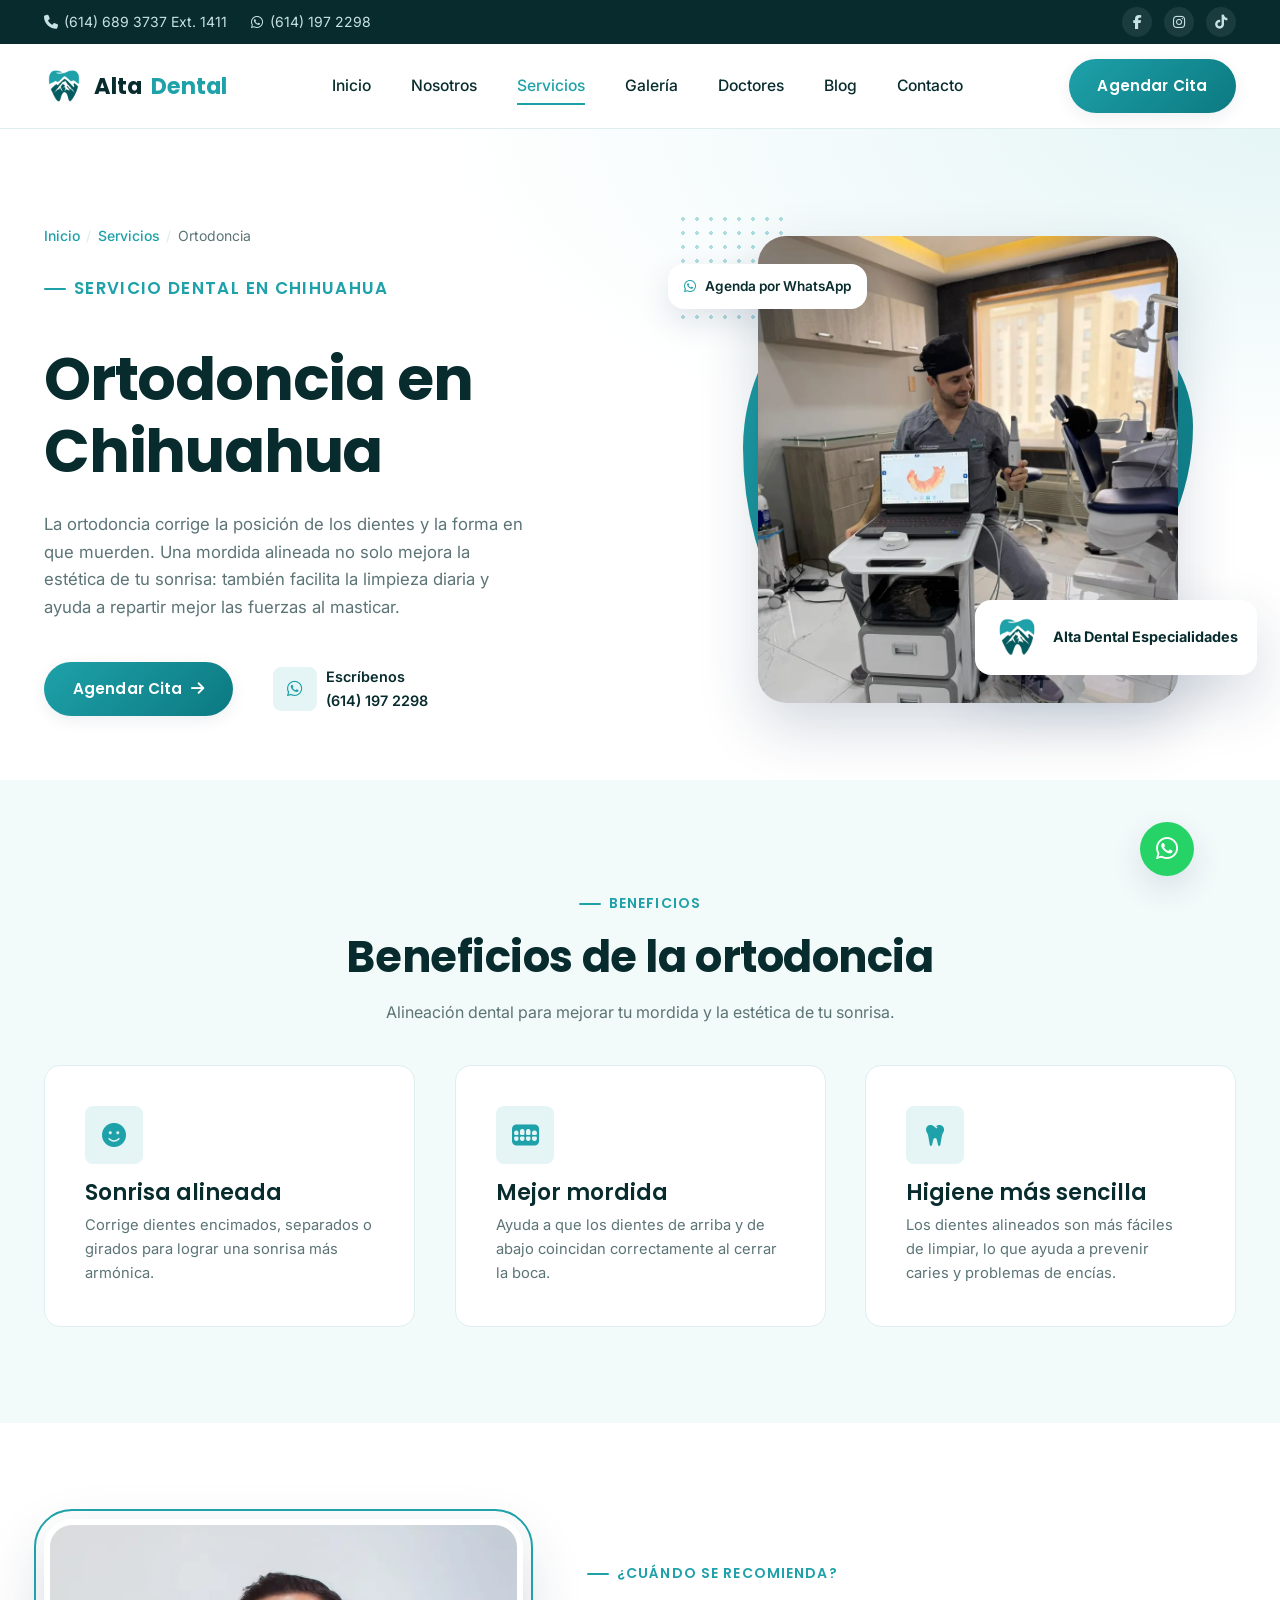
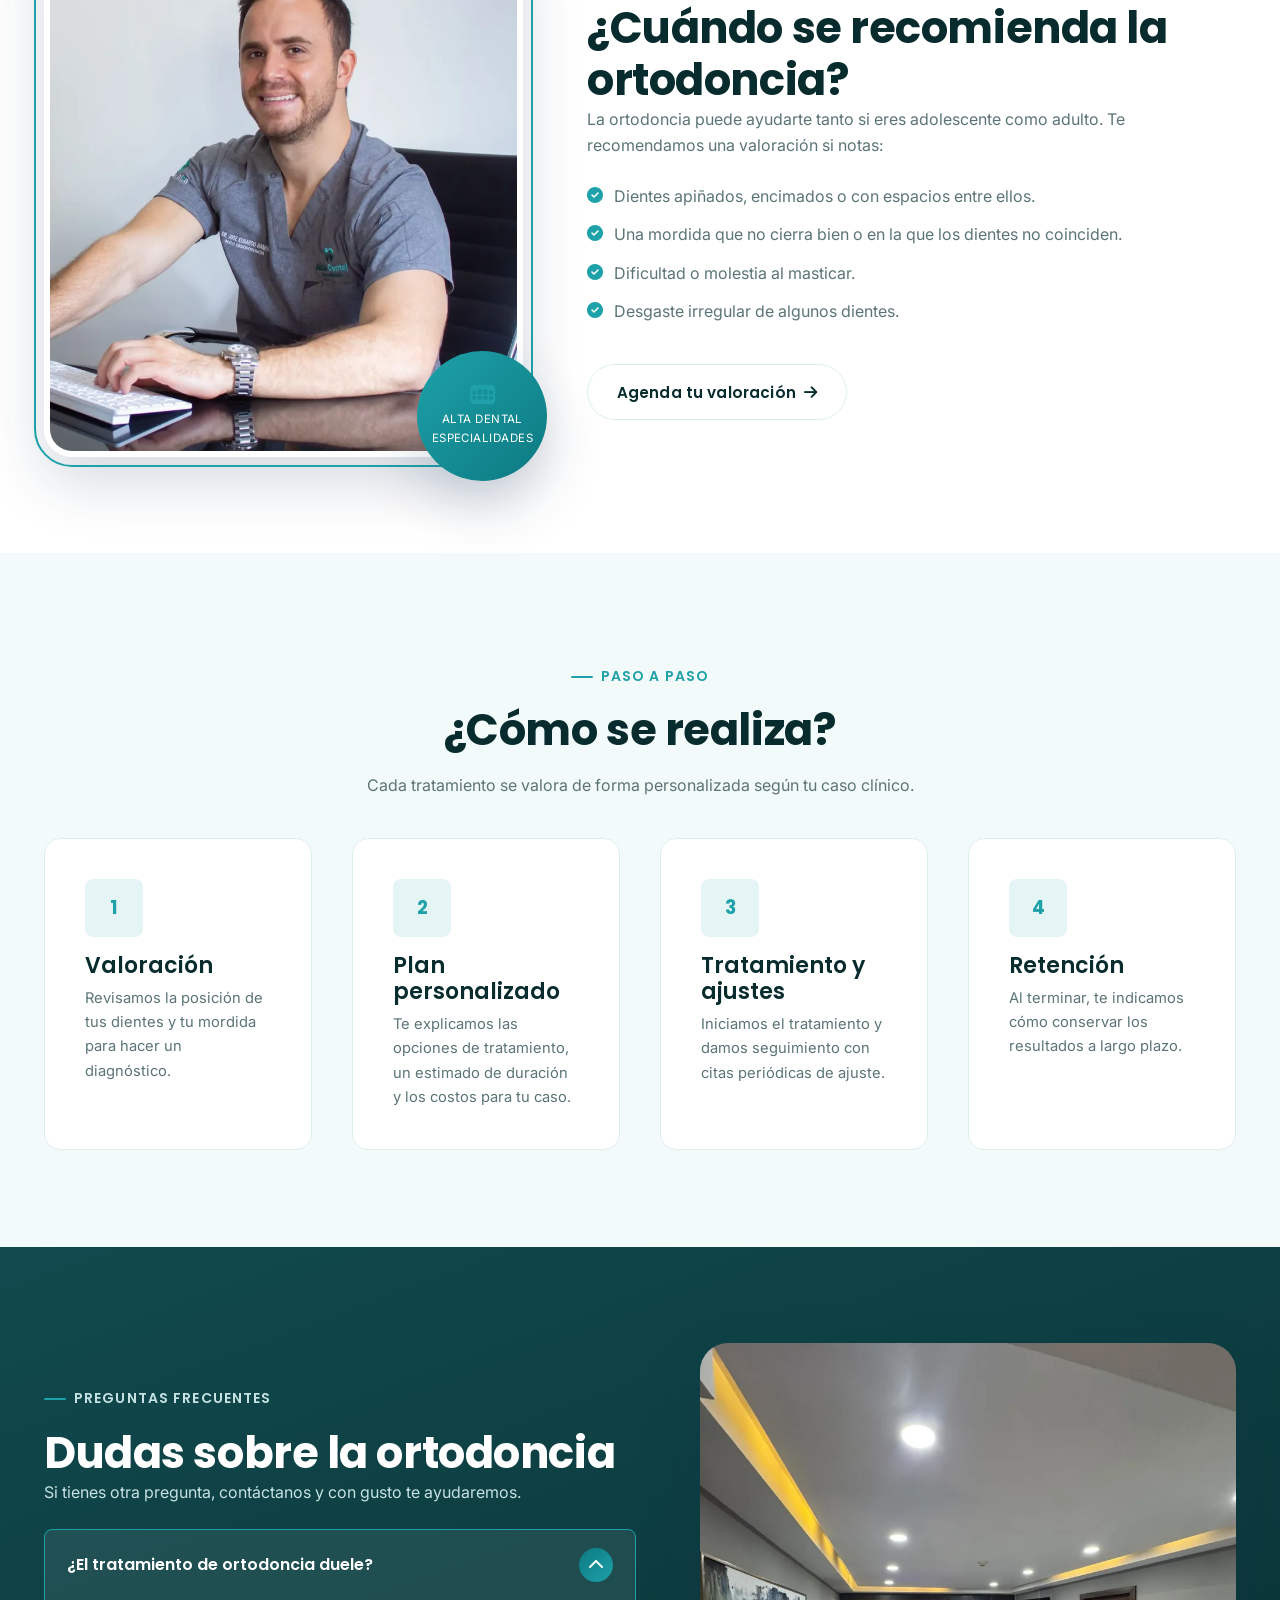
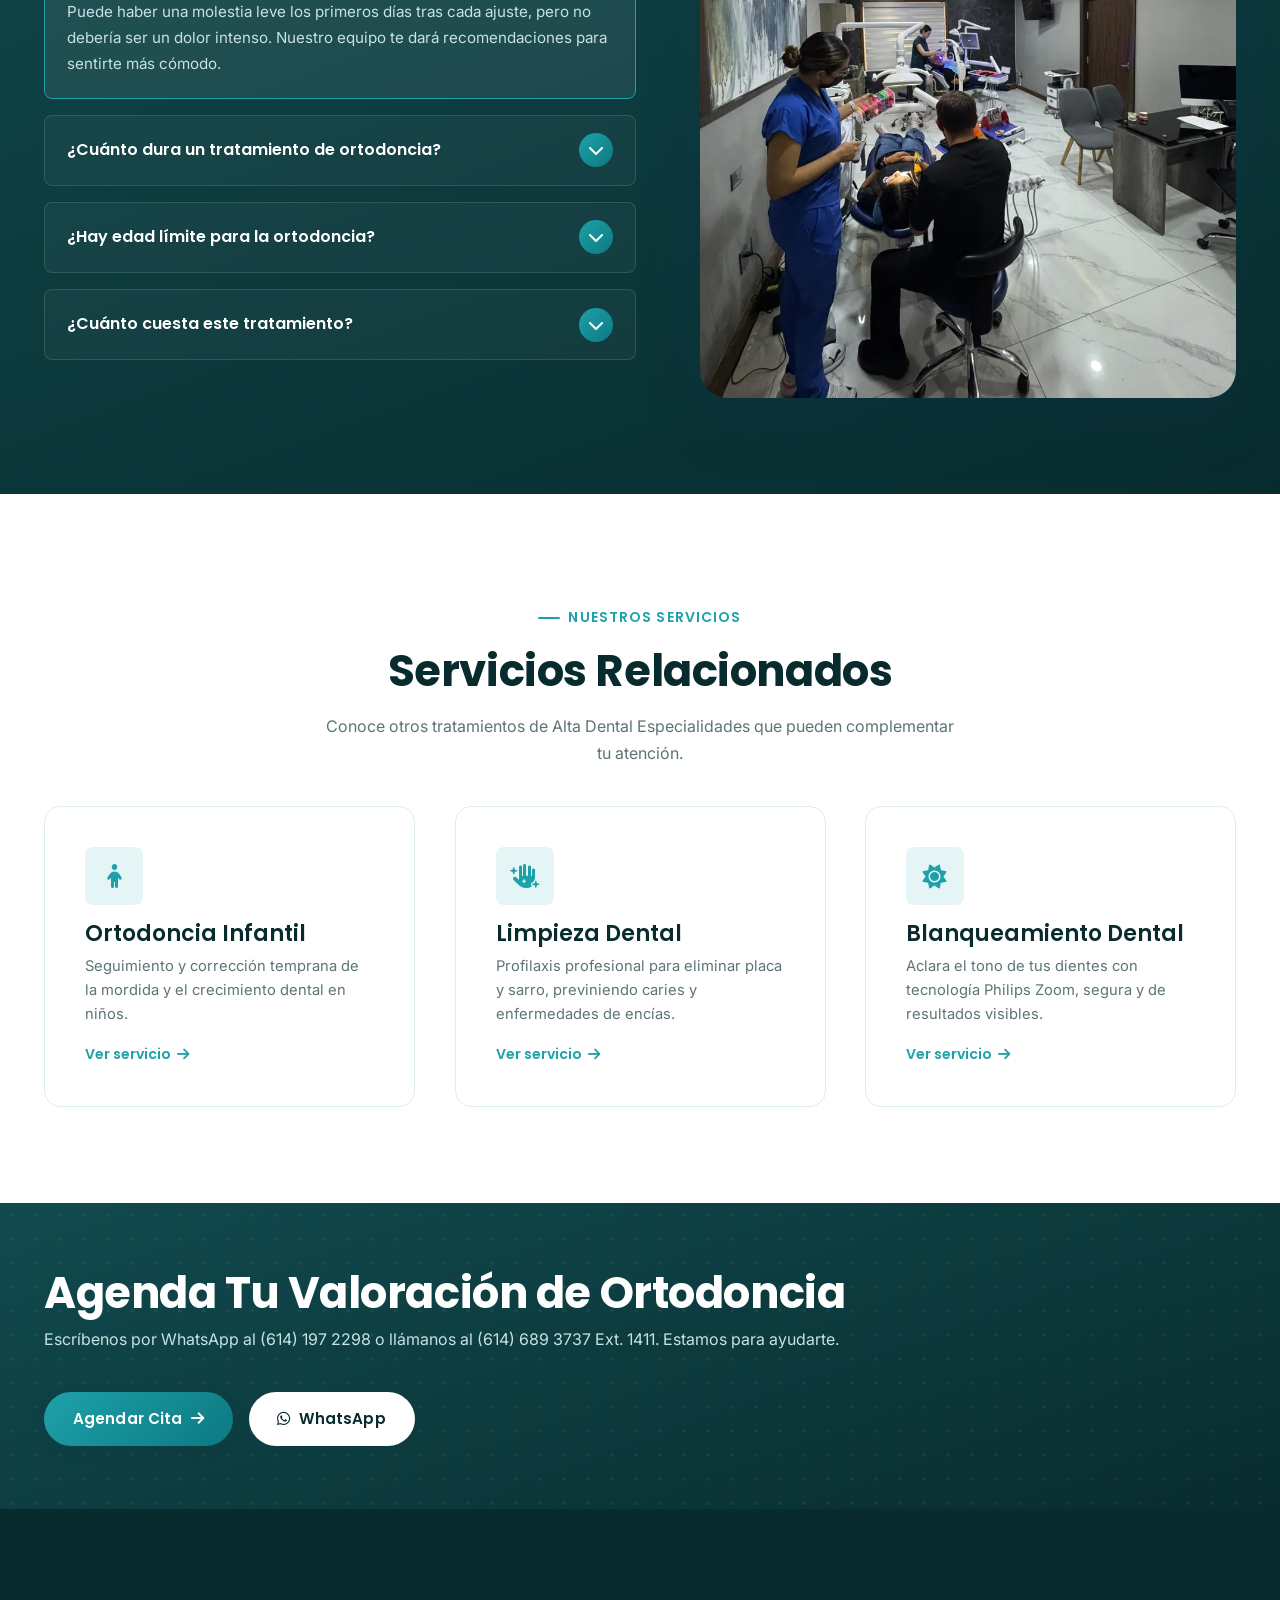
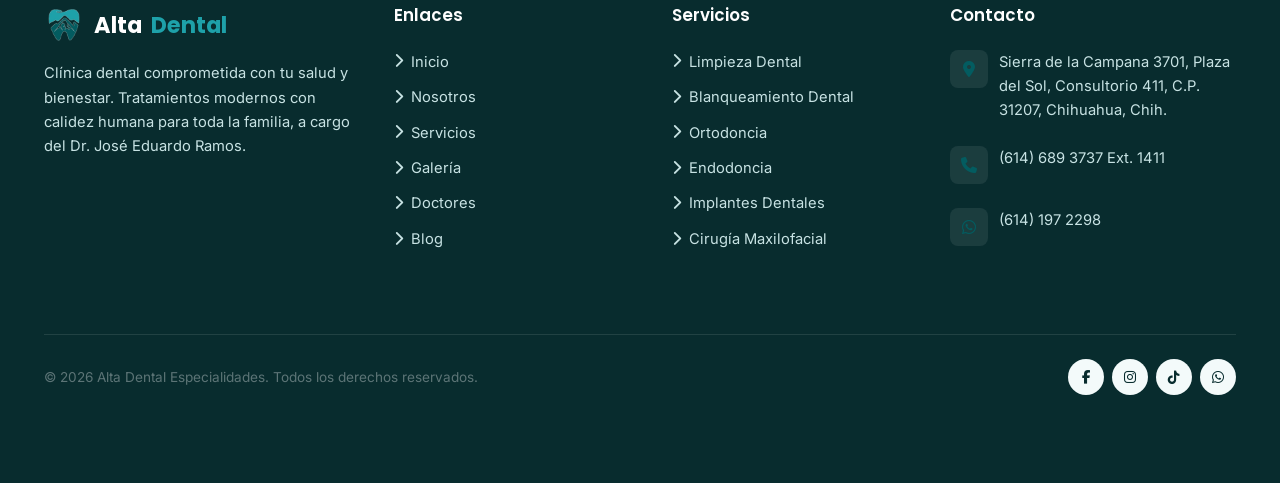
<file: servicios/ortodoncia-chihuahua/index.html>
<!DOCTYPE html>
<html lang="es-MX">
<head>
  <meta charset="UTF-8">
  <meta name="viewport" content="width=device-width, initial-scale=1.0">
  <title>Ortodoncia en Chihuahua | Alta Dental Especialidades</title>
  <meta name="description" content="Ortodoncia en Chihuahua para alinear tus dientes y mejorar tu mordida. Valoración y plan de tratamiento personalizado en Alta Dental Especialidades.">
  <meta name="robots" content="index, follow, max-image-preview:large">
  <link rel="canonical" href="https://www.altadental.example/servicios/ortodoncia-chihuahua/">
  <meta name="theme-color" content="#1EA1A9">
  <link rel="icon" href="../../favicon.ico" sizes="48x48">
  <link rel="icon" href="../../assets/icons/favicon-96.png" type="image/png" sizes="96x96">
  <link rel="apple-touch-icon" href="../../apple-touch-icon.png">
  <link rel="manifest" href="../../site.webmanifest">

  <!-- Open Graph -->
  <meta property="og:type" content="website">
  <meta property="og:site_name" content="Alta Dental Especialidades">
  <meta property="og:url" content="https://www.altadental.example/servicios/ortodoncia-chihuahua/">
  <meta property="og:title" content="Ortodoncia en Chihuahua — Alta Dental Especialidades">
  <meta property="og:description" content="Ortodoncia en Chihuahua para alinear tus dientes y mejorar tu mordida. Valoración y plan de tratamiento personalizado en Alta Dental Especialidades.">
  <meta property="og:image" content="https://www.altadental.example/images/social/og-escaner-intraoral-digital-alta-dental.jpg">
  <meta property="og:image:width" content="1200">
  <meta property="og:image:height" content="630">
  <meta property="og:image:alt" content="Dr. José Eduardo Ramos con el escáner intraoral digital de Alta Dental Especialidades">
  <meta property="og:locale" content="es_MX">

  <!-- Twitter / X -->
  <meta name="twitter:card" content="summary_large_image">
  <meta name="twitter:title" content="Ortodoncia en Chihuahua — Alta Dental Especialidades">
  <meta name="twitter:description" content="Ortodoncia en Chihuahua para alinear tus dientes y mejorar tu mordida. Valoración y plan de tratamiento personalizado en Alta Dental Especialidades.">
  <meta name="twitter:image" content="https://www.altadental.example/images/social/og-escaner-intraoral-digital-alta-dental.jpg">

  <link rel="preconnect" href="https://fonts.googleapis.com">
  <link rel="preconnect" href="https://fonts.gstatic.com" crossorigin>
  <link href="https://fonts.googleapis.com/css2?family=Poppins:wght@500;600;700;800&family=Inter:wght@400;500;600&display=swap" rel="stylesheet">
  <link rel="stylesheet" href="https://cdnjs.cloudflare.com/ajax/libs/font-awesome/6.5.1/css/all.min.css">

  <link rel="preload" as="image" href="../../images/servicios/escaner-intraoral-digital-alta-dental-hero.webp" fetchpriority="high">
  <link rel="stylesheet" href="../../assets/css/main.css">

  <script type="application/ld+json">
{
  "@context": "https://schema.org",
  "@graph": [
    {
      "@type": "Dentist",
      "@id": "https://www.altadental.example/#clinica",
      "name": "Alta Dental Especialidades",
      "url": "https://www.altadental.example/",
      "telephone": "+52 614 689 3737 ext. 1411",
      "address": {
        "@type": "PostalAddress",
        "streetAddress": "Sierra de la Campana 3701, Plaza del Sol, Consultorio 411",
        "addressLocality": "Chihuahua",
        "addressRegion": "Chih.",
        "postalCode": "31207",
        "addressCountry": "MX"
      }
    },
    {
      "@type": "Service",
      "@id": "https://www.altadental.example/servicios/ortodoncia-chihuahua/#servicio",
      "name": "Ortodoncia",
      "serviceType": "Ortodoncia",
      "description": "La ortodoncia corrige la posición de los dientes y la forma en que muerden. Una mordida alineada no solo mejora la estética de tu sonrisa: también facilita la limpieza diaria y ayuda a repartir mejor las fuerzas al masticar.",
      "url": "https://www.altadental.example/servicios/ortodoncia-chihuahua/",
      "image": "https://www.altadental.example/images/servicios/escaner-intraoral-digital-alta-dental-hero.webp",
      "provider": {
        "@id": "https://www.altadental.example/#clinica"
      },
      "areaServed": {
        "@type": "City",
        "name": "Chihuahua"
      }
    },
    {
      "@type": "WebPage",
      "@id": "https://www.altadental.example/servicios/ortodoncia-chihuahua/#webpage",
      "url": "https://www.altadental.example/servicios/ortodoncia-chihuahua/",
      "name": "Ortodoncia en Chihuahua | Alta Dental Especialidades",
      "description": "Ortodoncia en Chihuahua para alinear tus dientes y mejorar tu mordida. Valoración y plan de tratamiento personalizado en Alta Dental Especialidades.",
      "inLanguage": "es-MX",
      "isPartOf": {
        "@id": "https://www.altadental.example/#website"
      },
      "about": {
        "@id": "https://www.altadental.example/servicios/ortodoncia-chihuahua/#servicio"
      },
      "breadcrumb": {
        "@id": "https://www.altadental.example/servicios/ortodoncia-chihuahua/#breadcrumb"
      }
    },
    {
      "@type": "BreadcrumbList",
      "@id": "https://www.altadental.example/servicios/ortodoncia-chihuahua/#breadcrumb",
      "itemListElement": [
        {
          "@type": "ListItem",
          "position": 1,
          "name": "Inicio",
          "item": "https://www.altadental.example/"
        },
        {
          "@type": "ListItem",
          "position": 2,
          "name": "Servicios",
          "item": "https://www.altadental.example/#servicios"
        },
        {
          "@type": "ListItem",
          "position": 3,
          "name": "Ortodoncia",
          "item": "https://www.altadental.example/servicios/ortodoncia-chihuahua/"
        }
      ]
    },
    {
      "@type": "FAQPage",
      "@id": "https://www.altadental.example/servicios/ortodoncia-chihuahua/#preguntas-frecuentes",
      "mainEntity": [
        {
          "@type": "Question",
          "name": "¿El tratamiento de ortodoncia duele?",
          "acceptedAnswer": {
            "@type": "Answer",
            "text": "Puede haber una molestia leve los primeros días tras cada ajuste, pero no debería ser un dolor intenso. Nuestro equipo te dará recomendaciones para sentirte más cómodo."
          }
        },
        {
          "@type": "Question",
          "name": "¿Cuánto dura un tratamiento de ortodoncia?",
          "acceptedAnswer": {
            "@type": "Answer",
            "text": "Depende de cada caso: de la posición de los dientes, de la mordida y de la constancia en las citas. En la valoración te damos un estimado para tu situación."
          }
        },
        {
          "@type": "Question",
          "name": "¿Hay edad límite para la ortodoncia?",
          "acceptedAnswer": {
            "@type": "Answer",
            "text": "No. Los adultos también pueden corregir la posición de sus dientes siempre que dientes y encías estén sanos. Para niños contamos con ortodoncia infantil."
          }
        },
        {
          "@type": "Question",
          "name": "¿Cuánto cuesta este tratamiento?",
          "acceptedAnswer": {
            "@type": "Answer",
            "text": "Los tratamientos dentales varían según el diagnóstico de cada paciente, por lo que no publicamos tarifas genéricas. Escríbenos por WhatsApp y con gusto te compartimos información y costos para tu caso."
          }
        }
      ]
    }
  ]
}
  </script>
</head>
<body>
  <a class="skip-link" href="#main-content">Saltar al contenido principal</a>

  <!-- ============ TOPBAR ============ -->
  <div class="topbar">
    <div class="container">
      <div class="topbar-contact">
        <a href="tel:+526146893737,1411"><i class="fa-solid fa-phone"></i> (614) 689 3737 Ext. 1411</a>
        <a href="https://wa.me/526141972298" class="hide-tablet" target="_blank" rel="noopener noreferrer"><i class="fa-brands fa-whatsapp"></i> (614) 197 2298</a>
      </div>
      <div class="topbar-social">
        <a href="https://www.facebook.com/AltaDentalEspecialidadesChihuahua" aria-label="Facebook de Alta Dental Especialidades" target="_blank" rel="noopener noreferrer"><i class="fa-brands fa-facebook-f"></i></a>
        <a href="https://www.instagram.com/altadental.cuu/?hl=es" aria-label="Instagram de Alta Dental Especialidades" target="_blank" rel="noopener noreferrer"><i class="fa-brands fa-instagram"></i></a>
        <a href="https://www.tiktok.com/@altadental.cuu" aria-label="TikTok de Alta Dental Especialidades" target="_blank" rel="noopener noreferrer"><i class="fa-brands fa-tiktok"></i></a>
      </div>
    </div>
  </div>

  <!-- ============ HEADER ============ -->
  <header class="site-header">
    <div class="container">
      <a href="../../" class="brand">
        <img src="../../assets/images/branding/logo-icon.png" width="120" height="120" alt="Alta Dental Especialidades">
        Alta<span>Dental</span>
      </a>

      <nav class="main-nav" aria-label="Navegación principal">
        <a href="../../#inicio">Inicio</a>
        <a href="../../#nosotros">Nosotros</a>
        <a href="../../#servicios" class="active" aria-current="page">Servicios</a>
        <a href="../../#galeria">Galería</a>
        <a href="../../#doctores">Doctores</a>
        <a href="../../#blog">Blog</a>
        <a href="#contacto">Contacto</a>
        <a href="../../#cita" class="btn btn-primary">Agendar Cita</a>
      </nav>

      <div class="header-actions">
        <a href="../../#cita" class="btn btn-primary">Agendar Cita</a>
        <button class="nav-toggle" aria-label="Abrir menú" aria-expanded="false">
          <span></span><span></span><span></span>
        </button>
      </div>
    </div>
  </header>
  <div class="nav-scrim"></div>

  <main id="main-content">

    <!-- ============ HERO DEL SERVICIO ============ -->
    <section class="hero" id="inicio">
      <div class="container">
        <div class="hero-content">
          <nav class="breadcrumb reveal" aria-label="Ruta de navegación">
            <ol>
              <li><a href="../../">Inicio</a></li>
              <li><a href="../../#servicios">Servicios</a></li>
              <li aria-current="page">Ortodoncia</li>
            </ol>
          </nav>
          <p class="eyebrow reveal">Servicio dental en Chihuahua</p>
          <h1 class="reveal">Ortodoncia en Chihuahua</h1>
          <p class="reveal">
            La ortodoncia corrige la posición de los dientes y la forma en que muerden. Una mordida alineada no solo mejora la estética de tu sonrisa: también facilita la limpieza diaria y ayuda a repartir mejor las fuerzas al masticar.
          </p>
          <div class="hero-cta reveal">
            <a href="../../#cita" class="btn btn-primary">Agendar Cita <i class="fa-solid fa-arrow-right"></i></a>
            <div class="hero-cta-note">
              <span class="icon-badge"><i class="fa-brands fa-whatsapp"></i></span>
              <span>Escríbenos<br><a href="https://wa.me/526141972298?text=Hola%2C%20me%20gustar%C3%ADa%20informaci%C3%B3n%20sobre%20Ortodoncia%20en%20Alta%20Dental%20Especialidades." target="_blank" rel="noopener noreferrer">(614) 197 2298</a></span>
            </div>
          </div>
        </div>

        <div class="hero-visual reveal reveal-right">
          <div class="hero-dot-grid" aria-hidden="true"></div>
          <div class="hero-blob" aria-hidden="true"></div>
          <img class="hero-image" src="../../images/servicios/escaner-intraoral-digital-alta-dental-hero.webp" width="900" height="1000" fetchpriority="high" decoding="async" alt="Dr. José Eduardo Ramos con el escáner intraoral digital de Alta Dental Especialidades">

          <div class="hero-badge-top">
            <i class="fa-brands fa-whatsapp" style="color:var(--color-primary)"></i>
            Agenda por WhatsApp
          </div>

          <div class="hero-float-card">
            <img src="../../assets/images/branding/logo-icon.png" width="138" height="138" alt="">
            <div>
              <strong>Alta Dental Especialidades</strong>
            </div>
          </div>
        </div>
      </div>
    </section>

    <!-- ============ BENEFICIOS ============ -->
    <section class="services section-bg-light" id="beneficios">
      <div class="container">
        <div class="section-heading centered reveal">
          <p class="eyebrow" style="justify-content:center">Beneficios</p>
          <h2>Beneficios de la ortodoncia</h2>
          <p>Alineación dental para mejorar tu mordida y la estética de tu sonrisa.</p>
        </div>

        <div class="services-grid">
          <article class="card service-card reveal">
            <span class="icon-badge"><i class="fa-solid fa-face-smile"></i></span>
            <h3>Sonrisa alineada</h3>
            <p>Corrige dientes encimados, separados o girados para lograr una sonrisa más armónica.</p>
          </article>
          <article class="card service-card reveal">
            <span class="icon-badge"><i class="fa-solid fa-teeth"></i></span>
            <h3>Mejor mordida</h3>
            <p>Ayuda a que los dientes de arriba y de abajo coincidan correctamente al cerrar la boca.</p>
          </article>
          <article class="card service-card reveal">
            <span class="icon-badge"><i class="fa-solid fa-tooth"></i></span>
            <h3>Higiene más sencilla</h3>
            <p>Los dientes alineados son más fáciles de limpiar, lo que ayuda a prevenir caries y problemas de encías.</p>
          </article>
        </div>
      </div>
    </section>

    <!-- ============ CUÁNDO SE RECOMIENDA ============ -->
    <section class="about" id="cuando-se-recomienda">
      <div class="container">
        <div class="about-visual reveal reveal-left">
          <img src="../../images/servicios/dr-jose-eduardo-ramos-consulta-alta-dental-marco.webp" width="800" height="900" loading="lazy" decoding="async" alt="Dr. José Eduardo Ramos en su escritorio de consulta en Alta Dental Especialidades">
          <div class="about-experience-badge">
            <i class="fa-solid fa-teeth" style="color:var(--color-primary); font-size:1.4rem;"></i>
            <span>Alta Dental<br>Especialidades</span>
          </div>
        </div>

        <div class="about-content reveal reveal-right">
          <p class="eyebrow">¿Cuándo se recomienda?</p>
          <h2>¿Cuándo se recomienda la ortodoncia?</h2>
          <p>La ortodoncia puede ayudarte tanto si eres adolescente como adulto. Te recomendamos una valoración si notas:</p>
          <ul class="check-list">
            <li><i class="fa-solid fa-circle-check"></i> <span>Dientes apiñados, encimados o con espacios entre ellos.</span></li>
            <li><i class="fa-solid fa-circle-check"></i> <span>Una mordida que no cierra bien o en la que los dientes no coinciden.</span></li>
            <li><i class="fa-solid fa-circle-check"></i> <span>Dificultad o molestia al masticar.</span></li>
            <li><i class="fa-solid fa-circle-check"></i> <span>Desgaste irregular de algunos dientes.</span></li>
          </ul>

          <a href="../../#cita" class="btn btn-outline">Agenda tu valoración <i class="fa-solid fa-arrow-right"></i></a>
        </div>
      </div>
    </section>

    <!-- ============ CÓMO SE REALIZA ============ -->
    <section class="services section-bg-light" id="como-se-realiza">
      <div class="container">
        <div class="section-heading centered reveal">
          <p class="eyebrow" style="justify-content:center">Paso a paso</p>
          <h2>¿Cómo se realiza?</h2>
          <p>Cada tratamiento se valora de forma personalizada según tu caso clínico.</p>
        </div>

        <div class="services-grid steps-grid">
          <article class="card service-card reveal">
            <span class="icon-badge"><span class="step-number">1</span></span>
            <h3>Valoración</h3>
            <p>Revisamos la posición de tus dientes y tu mordida para hacer un diagnóstico.</p>
          </article>
          <article class="card service-card reveal">
            <span class="icon-badge"><span class="step-number">2</span></span>
            <h3>Plan personalizado</h3>
            <p>Te explicamos las opciones de tratamiento, un estimado de duración y los costos para tu caso.</p>
          </article>
          <article class="card service-card reveal">
            <span class="icon-badge"><span class="step-number">3</span></span>
            <h3>Tratamiento y ajustes</h3>
            <p>Iniciamos el tratamiento y damos seguimiento con citas periódicas de ajuste.</p>
          </article>
          <article class="card service-card reveal">
            <span class="icon-badge"><span class="step-number">4</span></span>
            <h3>Retención</h3>
            <p>Al terminar, te indicamos cómo conservar los resultados a largo plazo.</p>
          </article>
        </div>
      </div>
    </section>

    <!-- ============ FAQ ============ -->
    <section class="faq section-bg-navy text-on-dark" id="preguntas-frecuentes">
      <div class="container">
        <div class="reveal reveal-left">
          <p class="eyebrow">Preguntas Frecuentes</p>
          <h2>Dudas sobre la ortodoncia</h2>
          <p style="margin-bottom:1.5rem;">Si tienes otra pregunta, contáctanos y con gusto te ayudaremos.</p>

          <div class="accordion">
            <div class="accordion-item">
              <button class="accordion-header" aria-expanded="false">
                ¿El tratamiento de ortodoncia duele?
                <span class="accordion-icon"><i class="fa-solid fa-chevron-down"></i></span>
              </button>
              <div class="accordion-panel">
                <div class="accordion-panel-inner">
                  Puede haber una molestia leve los primeros días tras cada ajuste, pero no debería ser un dolor intenso. Nuestro equipo te dará recomendaciones para sentirte más cómodo.
                </div>
              </div>
            </div>

            <div class="accordion-item">
              <button class="accordion-header" aria-expanded="false">
                ¿Cuánto dura un tratamiento de ortodoncia?
                <span class="accordion-icon"><i class="fa-solid fa-chevron-down"></i></span>
              </button>
              <div class="accordion-panel">
                <div class="accordion-panel-inner">
                  Depende de cada caso: de la posición de los dientes, de la mordida y de la constancia en las citas. En la valoración te damos un estimado para tu situación.
                </div>
              </div>
            </div>

            <div class="accordion-item">
              <button class="accordion-header" aria-expanded="false">
                ¿Hay edad límite para la ortodoncia?
                <span class="accordion-icon"><i class="fa-solid fa-chevron-down"></i></span>
              </button>
              <div class="accordion-panel">
                <div class="accordion-panel-inner">
                  No. Los adultos también pueden corregir la posición de sus dientes siempre que dientes y encías estén sanos. Para niños contamos con ortodoncia infantil.
                </div>
              </div>
            </div>

            <div class="accordion-item">
              <button class="accordion-header" aria-expanded="false">
                ¿Cuánto cuesta este tratamiento?
                <span class="accordion-icon"><i class="fa-solid fa-chevron-down"></i></span>
              </button>
              <div class="accordion-panel">
                <div class="accordion-panel-inner">
                  Los tratamientos dentales varían según el diagnóstico de cada paciente, por lo que no publicamos tarifas genéricas. Escríbenos por WhatsApp y con gusto te compartimos información y costos para tu caso.
                </div>
              </div>
            </div>
          </div>
        </div>

        <div class="faq-visual reveal reveal-right">
          <img src="../../images/servicios/area-clinica-alta-dental-chihuahua-vertical.webp" width="900" height="1100" loading="lazy" decoding="async" alt="Área clínica de Alta Dental Especialidades en Chihuahua con equipo atendiendo a un paciente">
        </div>
      </div>
    </section>

    <!-- ============ SERVICIOS RELACIONADOS ============ -->
    <section class="services" id="servicios-relacionados">
      <div class="container">
        <div class="section-heading centered reveal">
          <p class="eyebrow" style="justify-content:center">Nuestros Servicios</p>
          <h2>Servicios Relacionados</h2>
          <p>Conoce otros tratamientos de Alta Dental Especialidades que pueden complementar tu atención.</p>
        </div>

        <div class="services-grid">
          <article class="card service-card reveal">
            <span class="icon-badge"><i class="fa-solid fa-child"></i></span>
            <h3>Ortodoncia Infantil</h3>
            <p>Seguimiento y corrección temprana de la mordida y el crecimiento dental en niños.</p>
            <a href="../../servicios/ortodoncia-infantil-chihuahua/" class="service-link" aria-label="Ver servicio de Ortodoncia Infantil">Ver servicio <i class="fa-solid fa-arrow-right"></i></a>
          </article>
          <article class="card service-card reveal">
            <span class="icon-badge"><i class="fa-solid fa-hand-sparkles"></i></span>
            <h3>Limpieza Dental</h3>
            <p>Profilaxis profesional para eliminar placa y sarro, previniendo caries y enfermedades de encías.</p>
            <a href="../../servicios/limpieza-dental-chihuahua/" class="service-link" aria-label="Ver servicio de Limpieza Dental">Ver servicio <i class="fa-solid fa-arrow-right"></i></a>
          </article>
          <article class="card service-card reveal">
            <span class="icon-badge"><i class="fa-solid fa-sun"></i></span>
            <h3>Blanqueamiento Dental</h3>
            <p>Aclara el tono de tus dientes con tecnología Philips Zoom, segura y de resultados visibles.</p>
            <a href="../../servicios/blanqueamiento-dental-chihuahua/" class="service-link" aria-label="Ver servicio de Blanqueamiento Dental">Ver servicio <i class="fa-solid fa-arrow-right"></i></a>
          </article>
        </div>
      </div>
    </section>

    <!-- ============ CTA FINAL ============ -->
    <section class="cta-band">
      <div class="container">
        <div class="reveal">
          <h2>Agenda Tu Valoración de Ortodoncia</h2>
          <p>Escríbenos por WhatsApp al (614) 197 2298 o llámanos al (614) 689 3737 Ext. 1411. Estamos para ayudarte.</p>
        </div>
        <div class="coming-soon-links reveal">
          <a href="../../#cita" class="btn btn-primary">Agendar Cita <i class="fa-solid fa-arrow-right"></i></a>
          <a href="https://wa.me/526141972298?text=Hola%2C%20me%20gustar%C3%ADa%20informaci%C3%B3n%20sobre%20Ortodoncia%20en%20Alta%20Dental%20Especialidades." class="btn btn-light" target="_blank" rel="noopener noreferrer"><i class="fa-brands fa-whatsapp"></i> WhatsApp</a>
        </div>
      </div>
    </section>

  </main>

  <!-- ============ FOOTER ============ -->
  <footer class="site-footer" id="contacto">
    <div class="container">
      <div class="footer-grid">
        <div class="footer-brand">
          <a href="../../" class="brand">
            <img src="../../assets/images/branding/logo-icon.png" width="120" height="120" loading="lazy" alt="Alta Dental Especialidades">
            Alta<span>Dental</span>
          </a>
          <p>Clínica dental comprometida con tu salud y bienestar. Tratamientos modernos con calidez humana para toda la familia, a cargo del Dr. José Eduardo Ramos.</p>
        </div>

        <div>
          <h3 class="footer-heading">Enlaces</h3>
          <nav class="footer-links">
            <a href="../../#inicio"><i class="fa-solid fa-chevron-right"></i> Inicio</a>
            <a href="../../#nosotros"><i class="fa-solid fa-chevron-right"></i> Nosotros</a>
            <a href="../../#servicios"><i class="fa-solid fa-chevron-right"></i> Servicios</a>
            <a href="../../#galeria"><i class="fa-solid fa-chevron-right"></i> Galería</a>
            <a href="../../#doctores"><i class="fa-solid fa-chevron-right"></i> Doctores</a>
            <a href="../../#blog"><i class="fa-solid fa-chevron-right"></i> Blog</a>
          </nav>
        </div>

        <div>
          <h3 class="footer-heading">Servicios</h3>
          <nav class="footer-links">
            <a href="../../servicios/limpieza-dental-chihuahua/"><i class="fa-solid fa-chevron-right"></i> Limpieza Dental</a>
            <a href="../../servicios/blanqueamiento-dental-chihuahua/"><i class="fa-solid fa-chevron-right"></i> Blanqueamiento Dental</a>
            <a href="../../servicios/ortodoncia-chihuahua/"><i class="fa-solid fa-chevron-right"></i> Ortodoncia</a>
            <a href="../../servicios/endodoncia-chihuahua/"><i class="fa-solid fa-chevron-right"></i> Endodoncia</a>
            <a href="../../servicios/implantes-dentales-chihuahua/"><i class="fa-solid fa-chevron-right"></i> Implantes Dentales</a>
            <a href="../../servicios/cirugia-maxilofacial-chihuahua/"><i class="fa-solid fa-chevron-right"></i> Cirugía Maxilofacial</a>
          </nav>
        </div>

        <div>
          <h3 class="footer-heading">Contacto</h3>
          <div class="footer-contact-item">
            <span class="icon-badge"><i class="fa-solid fa-location-dot"></i></span>
            <span><a href="https://www.google.com/maps/search/?api=1&amp;query=Sierra+de+la+Campana+3701%2C+Plaza+del+Sol%2C+Chihuahua%2C+Chih.+CP+31207" target="_blank" rel="noopener noreferrer">Sierra de la Campana 3701, Plaza del Sol, Consultorio 411, C.P. 31207, Chihuahua, Chih.</a></span>
          </div>
          <div class="footer-contact-item">
            <span class="icon-badge"><i class="fa-solid fa-phone"></i></span>
            <span><a href="tel:+526146893737,1411">(614) 689 3737 Ext. 1411</a></span>
          </div>
          <div class="footer-contact-item">
            <span class="icon-badge"><i class="fa-brands fa-whatsapp"></i></span>
            <span><a href="https://wa.me/526141972298" target="_blank" rel="noopener noreferrer">(614) 197 2298</a></span>
          </div>
        </div>
      </div>

      <div class="footer-bottom">
        <p>&copy; <span id="footer-year"></span> Alta Dental Especialidades. Todos los derechos reservados.</p>
        <div class="social-row">
          <a href="https://www.facebook.com/AltaDentalEspecialidadesChihuahua" aria-label="Facebook de Alta Dental Especialidades" target="_blank" rel="noopener noreferrer"><i class="fa-brands fa-facebook-f"></i></a>
          <a href="https://www.instagram.com/altadental.cuu/?hl=es" aria-label="Instagram de Alta Dental Especialidades" target="_blank" rel="noopener noreferrer"><i class="fa-brands fa-instagram"></i></a>
          <a href="https://www.tiktok.com/@altadental.cuu" aria-label="TikTok de Alta Dental Especialidades" target="_blank" rel="noopener noreferrer"><i class="fa-brands fa-tiktok"></i></a>
          <a href="https://wa.me/526141972298" aria-label="WhatsApp de Alta Dental Especialidades" target="_blank" rel="noopener noreferrer"><i class="fa-brands fa-whatsapp"></i></a>
        </div>
      </div>
    </div>
  </footer>

  <a class="whatsapp-float" href="https://wa.me/526141972298?text=Hola%2C%20me%20gustar%C3%ADa%20informaci%C3%B3n%20sobre%20Ortodoncia%20en%20Alta%20Dental%20Especialidades." target="_blank" rel="noopener noreferrer" aria-label="Contactar a Alta Dental Especialidades por WhatsApp">
    <i class="fa-brands fa-whatsapp"></i>
  </a>

  <button class="back-to-top" aria-label="Volver arriba"><i class="fa-solid fa-arrow-up"></i></button>

  <script>document.getElementById('footer-year').textContent = new Date().getFullYear();</script>
  <script src="../../assets/js/modules/nav.js" defer></script>
  <script src="../../assets/js/modules/scrollAnimations.js" defer></script>
  <script src="../../assets/js/modules/accordion.js" defer></script>
  <script src="../../assets/js/modules/gallery.js" defer></script>
  <script src="../../assets/js/modules/form.js" defer></script>
  <script src="../../assets/js/modules/backToTop.js" defer></script>
  <script src="../../assets/js/main.js" defer></script>
</body>
</html>
</file>
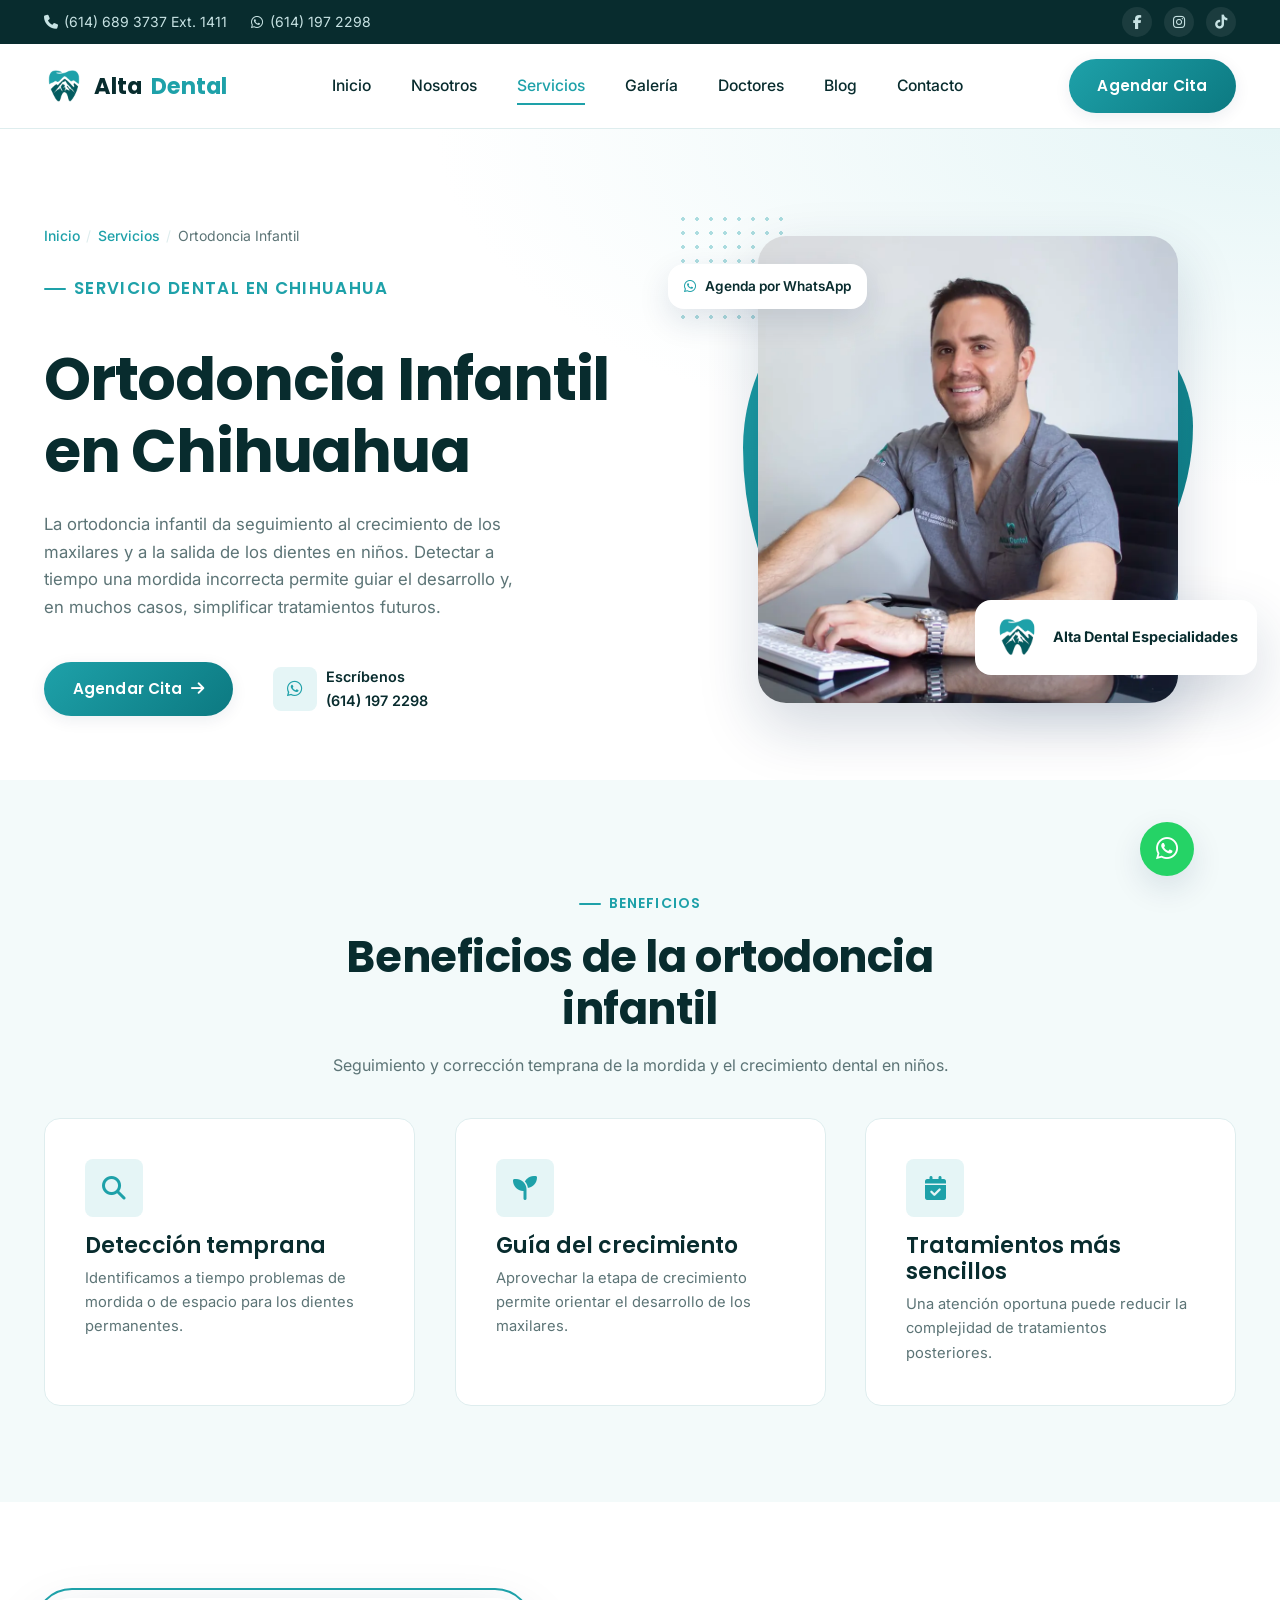
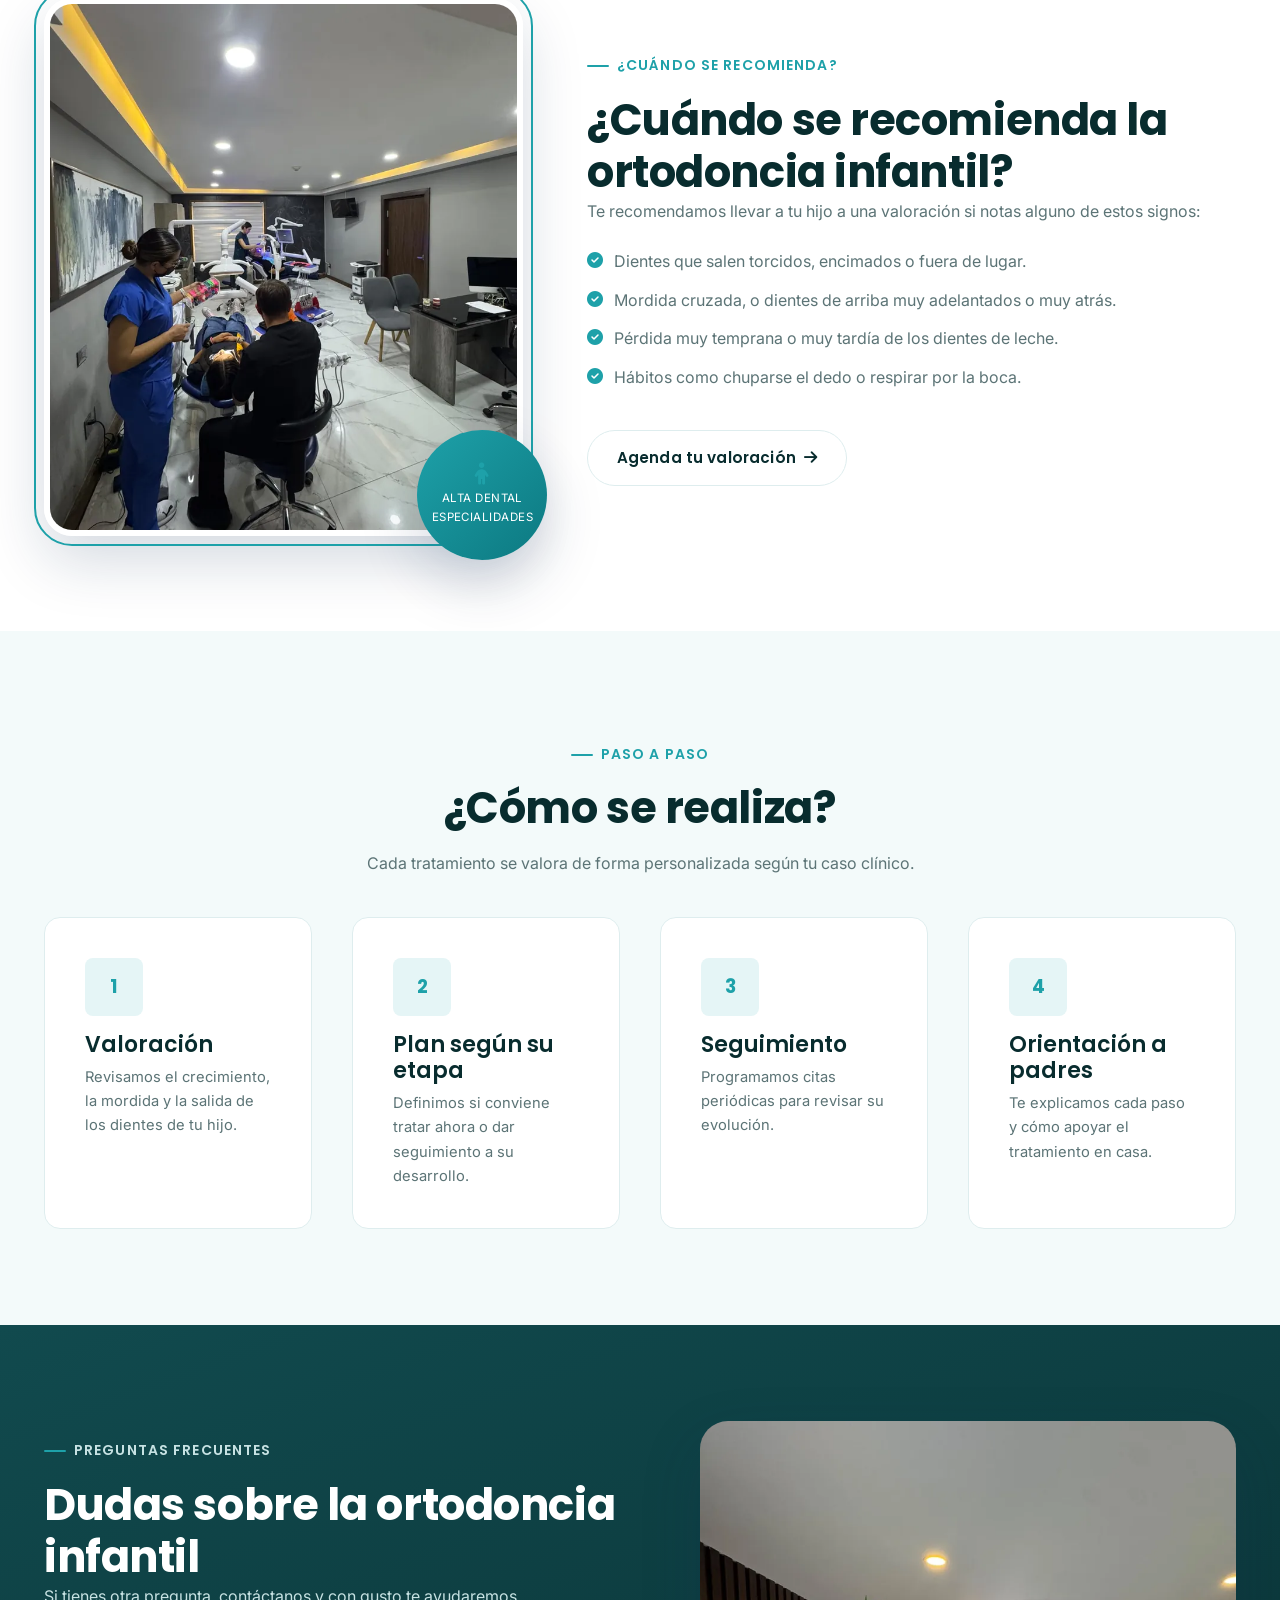
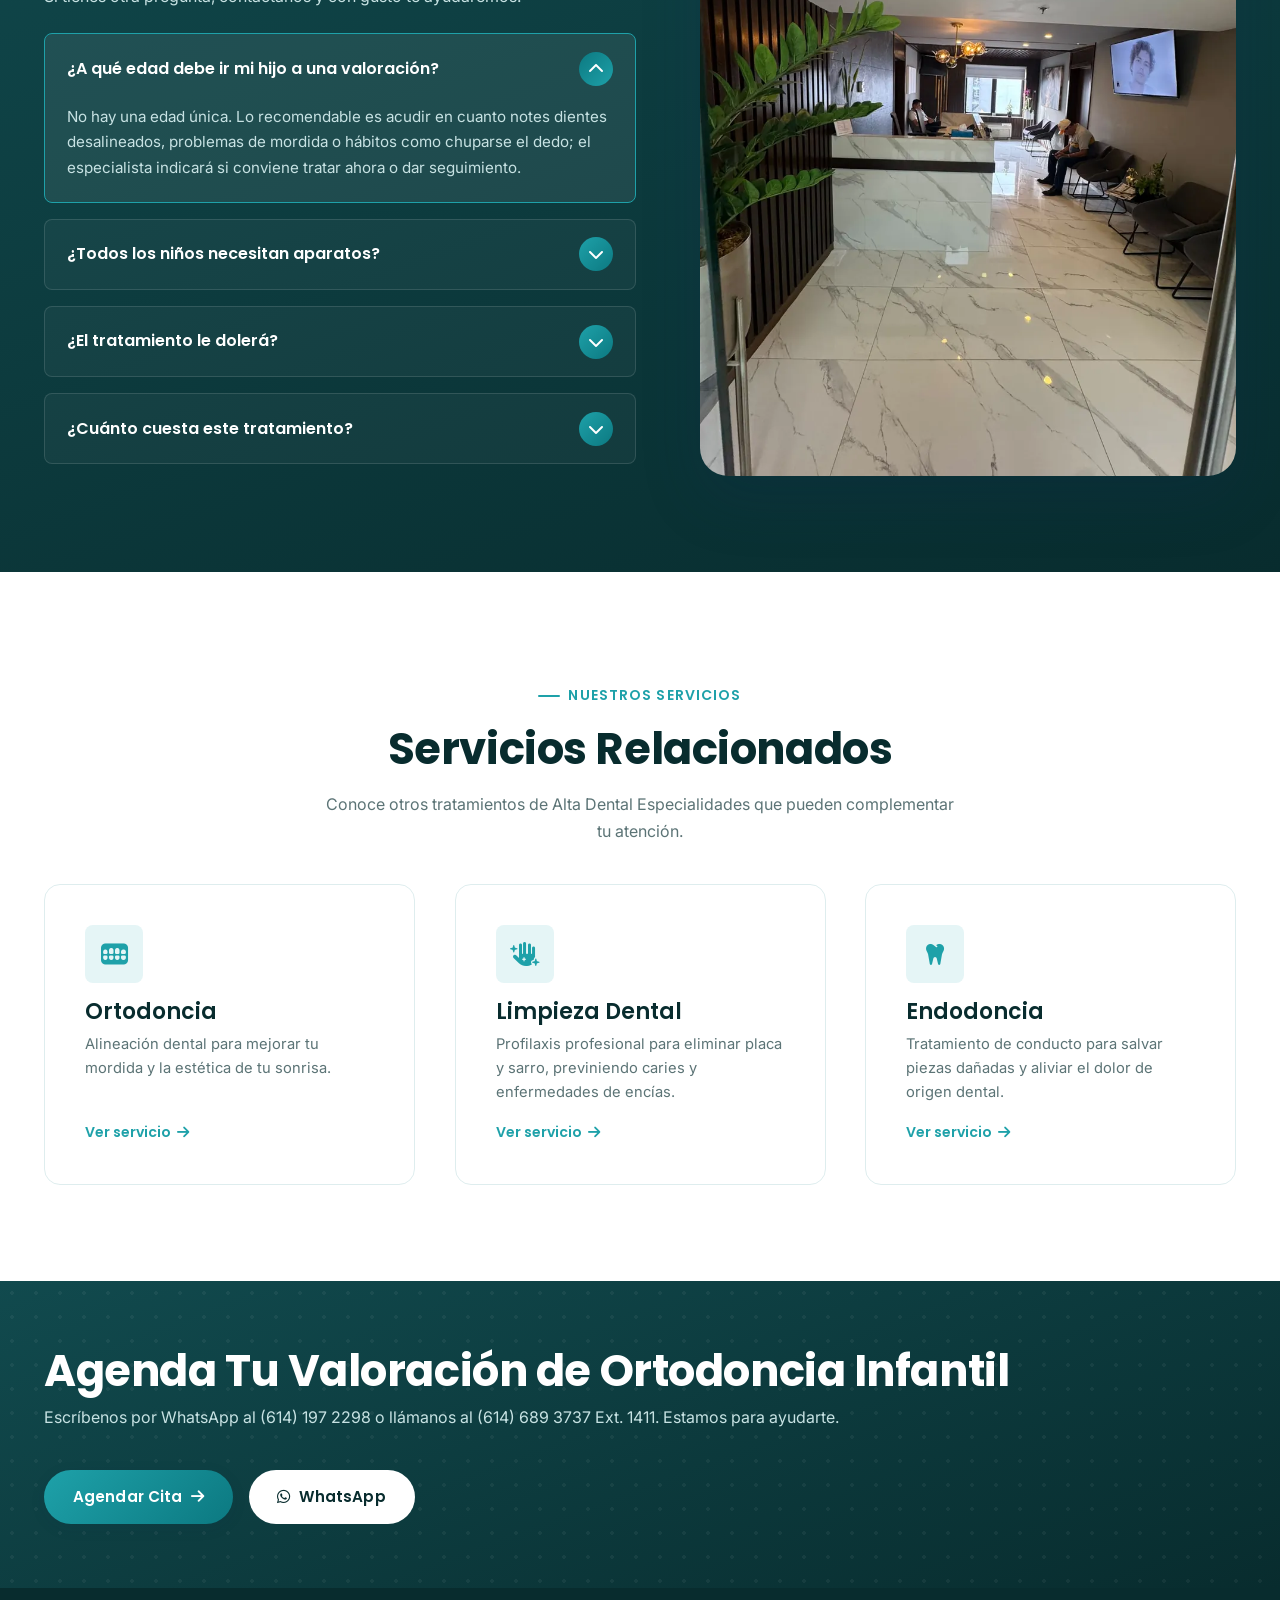
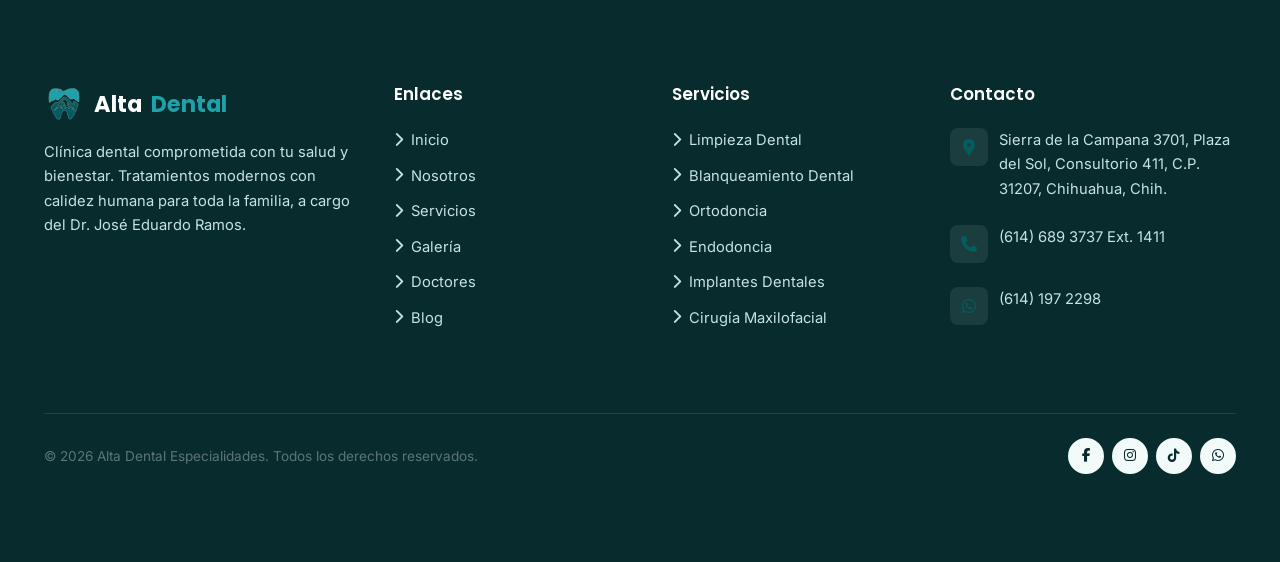
<file: servicios/ortodoncia-infantil-chihuahua/index.html>
<!DOCTYPE html>
<html lang="es-MX">
<head>
  <meta charset="UTF-8">
  <meta name="viewport" content="width=device-width, initial-scale=1.0">
  <title>Ortodoncia Infantil en Chihuahua | Alta Dental Especialidades</title>
  <meta name="description" content="Ortodoncia infantil en Chihuahua: seguimiento y corrección temprana de la mordida y el crecimiento dental de tus hijos. Agenda una valoración en Alta Dental.">
  <meta name="robots" content="index, follow, max-image-preview:large">
  <link rel="canonical" href="https://www.altadental.example/servicios/ortodoncia-infantil-chihuahua/">
  <meta name="theme-color" content="#1EA1A9">
  <link rel="icon" href="../../favicon.ico" sizes="48x48">
  <link rel="icon" href="../../assets/icons/favicon-96.png" type="image/png" sizes="96x96">
  <link rel="apple-touch-icon" href="../../apple-touch-icon.png">
  <link rel="manifest" href="../../site.webmanifest">

  <!-- Open Graph -->
  <meta property="og:type" content="website">
  <meta property="og:site_name" content="Alta Dental Especialidades">
  <meta property="og:url" content="https://www.altadental.example/servicios/ortodoncia-infantil-chihuahua/">
  <meta property="og:title" content="Ortodoncia Infantil en Chihuahua — Alta Dental Especialidades">
  <meta property="og:description" content="Ortodoncia infantil en Chihuahua: seguimiento y corrección temprana de la mordida y el crecimiento dental de tus hijos. Agenda una valoración en Alta Dental.">
  <meta property="og:image" content="https://www.altadental.example/images/social/og-dr-jose-eduardo-ramos-consulta-alta-dental.jpg">
  <meta property="og:image:width" content="1200">
  <meta property="og:image:height" content="630">
  <meta property="og:image:alt" content="Dr. José Eduardo Ramos en su escritorio de consulta en Alta Dental Especialidades">
  <meta property="og:locale" content="es_MX">

  <!-- Twitter / X -->
  <meta name="twitter:card" content="summary_large_image">
  <meta name="twitter:title" content="Ortodoncia Infantil en Chihuahua — Alta Dental Especialidades">
  <meta name="twitter:description" content="Ortodoncia infantil en Chihuahua: seguimiento y corrección temprana de la mordida y el crecimiento dental de tus hijos. Agenda una valoración en Alta Dental.">
  <meta name="twitter:image" content="https://www.altadental.example/images/social/og-dr-jose-eduardo-ramos-consulta-alta-dental.jpg">

  <link rel="preconnect" href="https://fonts.googleapis.com">
  <link rel="preconnect" href="https://fonts.gstatic.com" crossorigin>
  <link href="https://fonts.googleapis.com/css2?family=Poppins:wght@500;600;700;800&family=Inter:wght@400;500;600&display=swap" rel="stylesheet">
  <link rel="stylesheet" href="https://cdnjs.cloudflare.com/ajax/libs/font-awesome/6.5.1/css/all.min.css">

  <link rel="preload" as="image" href="../../images/servicios/dr-jose-eduardo-ramos-consulta-alta-dental-hero.webp" fetchpriority="high">
  <link rel="stylesheet" href="../../assets/css/main.css">

  <script type="application/ld+json">
{
  "@context": "https://schema.org",
  "@graph": [
    {
      "@type": "Dentist",
      "@id": "https://www.altadental.example/#clinica",
      "name": "Alta Dental Especialidades",
      "url": "https://www.altadental.example/",
      "telephone": "+52 614 689 3737 ext. 1411",
      "address": {
        "@type": "PostalAddress",
        "streetAddress": "Sierra de la Campana 3701, Plaza del Sol, Consultorio 411",
        "addressLocality": "Chihuahua",
        "addressRegion": "Chih.",
        "postalCode": "31207",
        "addressCountry": "MX"
      }
    },
    {
      "@type": "Service",
      "@id": "https://www.altadental.example/servicios/ortodoncia-infantil-chihuahua/#servicio",
      "name": "Ortodoncia Infantil",
      "serviceType": "Ortodoncia Infantil",
      "description": "La ortodoncia infantil da seguimiento al crecimiento de los maxilares y a la salida de los dientes en niños. Detectar a tiempo una mordida incorrecta permite guiar el desarrollo y, en muchos casos, simplificar tratamientos futuros.",
      "url": "https://www.altadental.example/servicios/ortodoncia-infantil-chihuahua/",
      "image": "https://www.altadental.example/images/servicios/dr-jose-eduardo-ramos-consulta-alta-dental-hero.webp",
      "provider": {
        "@id": "https://www.altadental.example/#clinica"
      },
      "areaServed": {
        "@type": "City",
        "name": "Chihuahua"
      }
    },
    {
      "@type": "WebPage",
      "@id": "https://www.altadental.example/servicios/ortodoncia-infantil-chihuahua/#webpage",
      "url": "https://www.altadental.example/servicios/ortodoncia-infantil-chihuahua/",
      "name": "Ortodoncia Infantil en Chihuahua | Alta Dental Especialidades",
      "description": "Ortodoncia infantil en Chihuahua: seguimiento y corrección temprana de la mordida y el crecimiento dental de tus hijos. Agenda una valoración en Alta Dental.",
      "inLanguage": "es-MX",
      "isPartOf": {
        "@id": "https://www.altadental.example/#website"
      },
      "about": {
        "@id": "https://www.altadental.example/servicios/ortodoncia-infantil-chihuahua/#servicio"
      },
      "breadcrumb": {
        "@id": "https://www.altadental.example/servicios/ortodoncia-infantil-chihuahua/#breadcrumb"
      }
    },
    {
      "@type": "BreadcrumbList",
      "@id": "https://www.altadental.example/servicios/ortodoncia-infantil-chihuahua/#breadcrumb",
      "itemListElement": [
        {
          "@type": "ListItem",
          "position": 1,
          "name": "Inicio",
          "item": "https://www.altadental.example/"
        },
        {
          "@type": "ListItem",
          "position": 2,
          "name": "Servicios",
          "item": "https://www.altadental.example/#servicios"
        },
        {
          "@type": "ListItem",
          "position": 3,
          "name": "Ortodoncia Infantil",
          "item": "https://www.altadental.example/servicios/ortodoncia-infantil-chihuahua/"
        }
      ]
    },
    {
      "@type": "FAQPage",
      "@id": "https://www.altadental.example/servicios/ortodoncia-infantil-chihuahua/#preguntas-frecuentes",
      "mainEntity": [
        {
          "@type": "Question",
          "name": "¿A qué edad debe ir mi hijo a una valoración?",
          "acceptedAnswer": {
            "@type": "Answer",
            "text": "No hay una edad única. Lo recomendable es acudir en cuanto notes dientes desalineados, problemas de mordida o hábitos como chuparse el dedo; el especialista indicará si conviene tratar ahora o dar seguimiento."
          }
        },
        {
          "@type": "Question",
          "name": "¿Todos los niños necesitan aparatos?",
          "acceptedAnswer": {
            "@type": "Answer",
            "text": "No. En muchos casos basta con dar seguimiento al crecimiento. El tipo de tratamiento, si se necesita, depende de la valoración."
          }
        },
        {
          "@type": "Question",
          "name": "¿El tratamiento le dolerá?",
          "acceptedAnswer": {
            "@type": "Answer",
            "text": "Puede haber una molestia leve los primeros días tras cada ajuste, pero no debería ser un dolor intenso. Te daremos recomendaciones para que tu hijo esté cómodo."
          }
        },
        {
          "@type": "Question",
          "name": "¿Cuánto cuesta este tratamiento?",
          "acceptedAnswer": {
            "@type": "Answer",
            "text": "Los tratamientos dentales varían según el diagnóstico de cada paciente, por lo que no publicamos tarifas genéricas. Escríbenos por WhatsApp y con gusto te compartimos información y costos para tu caso."
          }
        }
      ]
    }
  ]
}
  </script>
</head>
<body>
  <a class="skip-link" href="#main-content">Saltar al contenido principal</a>

  <!-- ============ TOPBAR ============ -->
  <div class="topbar">
    <div class="container">
      <div class="topbar-contact">
        <a href="tel:+526146893737,1411"><i class="fa-solid fa-phone"></i> (614) 689 3737 Ext. 1411</a>
        <a href="https://wa.me/526141972298" class="hide-tablet" target="_blank" rel="noopener noreferrer"><i class="fa-brands fa-whatsapp"></i> (614) 197 2298</a>
      </div>
      <div class="topbar-social">
        <a href="https://www.facebook.com/AltaDentalEspecialidadesChihuahua" aria-label="Facebook de Alta Dental Especialidades" target="_blank" rel="noopener noreferrer"><i class="fa-brands fa-facebook-f"></i></a>
        <a href="https://www.instagram.com/altadental.cuu/?hl=es" aria-label="Instagram de Alta Dental Especialidades" target="_blank" rel="noopener noreferrer"><i class="fa-brands fa-instagram"></i></a>
        <a href="https://www.tiktok.com/@altadental.cuu" aria-label="TikTok de Alta Dental Especialidades" target="_blank" rel="noopener noreferrer"><i class="fa-brands fa-tiktok"></i></a>
      </div>
    </div>
  </div>

  <!-- ============ HEADER ============ -->
  <header class="site-header">
    <div class="container">
      <a href="../../" class="brand">
        <img src="../../assets/images/branding/logo-icon.png" width="120" height="120" alt="Alta Dental Especialidades">
        Alta<span>Dental</span>
      </a>

      <nav class="main-nav" aria-label="Navegación principal">
        <a href="../../#inicio">Inicio</a>
        <a href="../../#nosotros">Nosotros</a>
        <a href="../../#servicios" class="active" aria-current="page">Servicios</a>
        <a href="../../#galeria">Galería</a>
        <a href="../../#doctores">Doctores</a>
        <a href="../../#blog">Blog</a>
        <a href="#contacto">Contacto</a>
        <a href="../../#cita" class="btn btn-primary">Agendar Cita</a>
      </nav>

      <div class="header-actions">
        <a href="../../#cita" class="btn btn-primary">Agendar Cita</a>
        <button class="nav-toggle" aria-label="Abrir menú" aria-expanded="false">
          <span></span><span></span><span></span>
        </button>
      </div>
    </div>
  </header>
  <div class="nav-scrim"></div>

  <main id="main-content">

    <!-- ============ HERO DEL SERVICIO ============ -->
    <section class="hero" id="inicio">
      <div class="container">
        <div class="hero-content">
          <nav class="breadcrumb reveal" aria-label="Ruta de navegación">
            <ol>
              <li><a href="../../">Inicio</a></li>
              <li><a href="../../#servicios">Servicios</a></li>
              <li aria-current="page">Ortodoncia Infantil</li>
            </ol>
          </nav>
          <p class="eyebrow reveal">Servicio dental en Chihuahua</p>
          <h1 class="reveal">Ortodoncia Infantil en Chihuahua</h1>
          <p class="reveal">
            La ortodoncia infantil da seguimiento al crecimiento de los maxilares y a la salida de los dientes en niños. Detectar a tiempo una mordida incorrecta permite guiar el desarrollo y, en muchos casos, simplificar tratamientos futuros.
          </p>
          <div class="hero-cta reveal">
            <a href="../../#cita" class="btn btn-primary">Agendar Cita <i class="fa-solid fa-arrow-right"></i></a>
            <div class="hero-cta-note">
              <span class="icon-badge"><i class="fa-brands fa-whatsapp"></i></span>
              <span>Escríbenos<br><a href="https://wa.me/526141972298?text=Hola%2C%20me%20gustar%C3%ADa%20informaci%C3%B3n%20sobre%20Ortodoncia%20Infantil%20en%20Alta%20Dental%20Especialidades." target="_blank" rel="noopener noreferrer">(614) 197 2298</a></span>
            </div>
          </div>
        </div>

        <div class="hero-visual reveal reveal-right">
          <div class="hero-dot-grid" aria-hidden="true"></div>
          <div class="hero-blob" aria-hidden="true"></div>
          <img class="hero-image" src="../../images/servicios/dr-jose-eduardo-ramos-consulta-alta-dental-hero.webp" width="900" height="1000" fetchpriority="high" decoding="async" alt="Dr. José Eduardo Ramos en su escritorio de consulta en Alta Dental Especialidades">

          <div class="hero-badge-top">
            <i class="fa-brands fa-whatsapp" style="color:var(--color-primary)"></i>
            Agenda por WhatsApp
          </div>

          <div class="hero-float-card">
            <img src="../../assets/images/branding/logo-icon.png" width="138" height="138" alt="">
            <div>
              <strong>Alta Dental Especialidades</strong>
            </div>
          </div>
        </div>
      </div>
    </section>

    <!-- ============ BENEFICIOS ============ -->
    <section class="services section-bg-light" id="beneficios">
      <div class="container">
        <div class="section-heading centered reveal">
          <p class="eyebrow" style="justify-content:center">Beneficios</p>
          <h2>Beneficios de la ortodoncia infantil</h2>
          <p>Seguimiento y corrección temprana de la mordida y el crecimiento dental en niños.</p>
        </div>

        <div class="services-grid">
          <article class="card service-card reveal">
            <span class="icon-badge"><i class="fa-solid fa-magnifying-glass"></i></span>
            <h3>Detección temprana</h3>
            <p>Identificamos a tiempo problemas de mordida o de espacio para los dientes permanentes.</p>
          </article>
          <article class="card service-card reveal">
            <span class="icon-badge"><i class="fa-solid fa-seedling"></i></span>
            <h3>Guía del crecimiento</h3>
            <p>Aprovechar la etapa de crecimiento permite orientar el desarrollo de los maxilares.</p>
          </article>
          <article class="card service-card reveal">
            <span class="icon-badge"><i class="fa-solid fa-calendar-check"></i></span>
            <h3>Tratamientos más sencillos</h3>
            <p>Una atención oportuna puede reducir la complejidad de tratamientos posteriores.</p>
          </article>
        </div>
      </div>
    </section>

    <!-- ============ CUÁNDO SE RECOMIENDA ============ -->
    <section class="about" id="cuando-se-recomienda">
      <div class="container">
        <div class="about-visual reveal reveal-left">
          <img src="../../images/servicios/area-clinica-alta-dental-chihuahua-marco.webp" width="800" height="900" loading="lazy" decoding="async" alt="Área clínica de Alta Dental Especialidades en Chihuahua con equipo atendiendo a un paciente">
          <div class="about-experience-badge">
            <i class="fa-solid fa-child" style="color:var(--color-primary); font-size:1.4rem;"></i>
            <span>Alta Dental<br>Especialidades</span>
          </div>
        </div>

        <div class="about-content reveal reveal-right">
          <p class="eyebrow">¿Cuándo se recomienda?</p>
          <h2>¿Cuándo se recomienda la ortodoncia infantil?</h2>
          <p>Te recomendamos llevar a tu hijo a una valoración si notas alguno de estos signos:</p>
          <ul class="check-list">
            <li><i class="fa-solid fa-circle-check"></i> <span>Dientes que salen torcidos, encimados o fuera de lugar.</span></li>
            <li><i class="fa-solid fa-circle-check"></i> <span>Mordida cruzada, o dientes de arriba muy adelantados o muy atrás.</span></li>
            <li><i class="fa-solid fa-circle-check"></i> <span>Pérdida muy temprana o muy tardía de los dientes de leche.</span></li>
            <li><i class="fa-solid fa-circle-check"></i> <span>Hábitos como chuparse el dedo o respirar por la boca.</span></li>
          </ul>

          <a href="../../#cita" class="btn btn-outline">Agenda tu valoración <i class="fa-solid fa-arrow-right"></i></a>
        </div>
      </div>
    </section>

    <!-- ============ CÓMO SE REALIZA ============ -->
    <section class="services section-bg-light" id="como-se-realiza">
      <div class="container">
        <div class="section-heading centered reveal">
          <p class="eyebrow" style="justify-content:center">Paso a paso</p>
          <h2>¿Cómo se realiza?</h2>
          <p>Cada tratamiento se valora de forma personalizada según tu caso clínico.</p>
        </div>

        <div class="services-grid steps-grid">
          <article class="card service-card reveal">
            <span class="icon-badge"><span class="step-number">1</span></span>
            <h3>Valoración</h3>
            <p>Revisamos el crecimiento, la mordida y la salida de los dientes de tu hijo.</p>
          </article>
          <article class="card service-card reveal">
            <span class="icon-badge"><span class="step-number">2</span></span>
            <h3>Plan según su etapa</h3>
            <p>Definimos si conviene tratar ahora o dar seguimiento a su desarrollo.</p>
          </article>
          <article class="card service-card reveal">
            <span class="icon-badge"><span class="step-number">3</span></span>
            <h3>Seguimiento</h3>
            <p>Programamos citas periódicas para revisar su evolución.</p>
          </article>
          <article class="card service-card reveal">
            <span class="icon-badge"><span class="step-number">4</span></span>
            <h3>Orientación a padres</h3>
            <p>Te explicamos cada paso y cómo apoyar el tratamiento en casa.</p>
          </article>
        </div>
      </div>
    </section>

    <!-- ============ FAQ ============ -->
    <section class="faq section-bg-navy text-on-dark" id="preguntas-frecuentes">
      <div class="container">
        <div class="reveal reveal-left">
          <p class="eyebrow">Preguntas Frecuentes</p>
          <h2>Dudas sobre la ortodoncia infantil</h2>
          <p style="margin-bottom:1.5rem;">Si tienes otra pregunta, contáctanos y con gusto te ayudaremos.</p>

          <div class="accordion">
            <div class="accordion-item">
              <button class="accordion-header" aria-expanded="false">
                ¿A qué edad debe ir mi hijo a una valoración?
                <span class="accordion-icon"><i class="fa-solid fa-chevron-down"></i></span>
              </button>
              <div class="accordion-panel">
                <div class="accordion-panel-inner">
                  No hay una edad única. Lo recomendable es acudir en cuanto notes dientes desalineados, problemas de mordida o hábitos como chuparse el dedo; el especialista indicará si conviene tratar ahora o dar seguimiento.
                </div>
              </div>
            </div>

            <div class="accordion-item">
              <button class="accordion-header" aria-expanded="false">
                ¿Todos los niños necesitan aparatos?
                <span class="accordion-icon"><i class="fa-solid fa-chevron-down"></i></span>
              </button>
              <div class="accordion-panel">
                <div class="accordion-panel-inner">
                  No. En muchos casos basta con dar seguimiento al crecimiento. El tipo de tratamiento, si se necesita, depende de la valoración.
                </div>
              </div>
            </div>

            <div class="accordion-item">
              <button class="accordion-header" aria-expanded="false">
                ¿El tratamiento le dolerá?
                <span class="accordion-icon"><i class="fa-solid fa-chevron-down"></i></span>
              </button>
              <div class="accordion-panel">
                <div class="accordion-panel-inner">
                  Puede haber una molestia leve los primeros días tras cada ajuste, pero no debería ser un dolor intenso. Te daremos recomendaciones para que tu hijo esté cómodo.
                </div>
              </div>
            </div>

            <div class="accordion-item">
              <button class="accordion-header" aria-expanded="false">
                ¿Cuánto cuesta este tratamiento?
                <span class="accordion-icon"><i class="fa-solid fa-chevron-down"></i></span>
              </button>
              <div class="accordion-panel">
                <div class="accordion-panel-inner">
                  Los tratamientos dentales varían según el diagnóstico de cada paciente, por lo que no publicamos tarifas genéricas. Escríbenos por WhatsApp y con gusto te compartimos información y costos para tu caso.
                </div>
              </div>
            </div>
          </div>
        </div>

        <div class="faq-visual reveal reveal-right">
          <img src="../../images/servicios/recepcion-alta-dental-chihuahua-vertical.webp" width="900" height="1100" loading="lazy" decoding="async" alt="Recepción y sala de espera de Alta Dental Especialidades en Chihuahua">
        </div>
      </div>
    </section>

    <!-- ============ SERVICIOS RELACIONADOS ============ -->
    <section class="services" id="servicios-relacionados">
      <div class="container">
        <div class="section-heading centered reveal">
          <p class="eyebrow" style="justify-content:center">Nuestros Servicios</p>
          <h2>Servicios Relacionados</h2>
          <p>Conoce otros tratamientos de Alta Dental Especialidades que pueden complementar tu atención.</p>
        </div>

        <div class="services-grid">
          <article class="card service-card reveal">
            <span class="icon-badge"><i class="fa-solid fa-teeth"></i></span>
            <h3>Ortodoncia</h3>
            <p>Alineación dental para mejorar tu mordida y la estética de tu sonrisa.</p>
            <a href="../../servicios/ortodoncia-chihuahua/" class="service-link" aria-label="Ver servicio de Ortodoncia">Ver servicio <i class="fa-solid fa-arrow-right"></i></a>
          </article>
          <article class="card service-card reveal">
            <span class="icon-badge"><i class="fa-solid fa-hand-sparkles"></i></span>
            <h3>Limpieza Dental</h3>
            <p>Profilaxis profesional para eliminar placa y sarro, previniendo caries y enfermedades de encías.</p>
            <a href="../../servicios/limpieza-dental-chihuahua/" class="service-link" aria-label="Ver servicio de Limpieza Dental">Ver servicio <i class="fa-solid fa-arrow-right"></i></a>
          </article>
          <article class="card service-card reveal">
            <span class="icon-badge"><i class="fa-solid fa-tooth"></i></span>
            <h3>Endodoncia</h3>
            <p>Tratamiento de conducto para salvar piezas dañadas y aliviar el dolor de origen dental.</p>
            <a href="../../servicios/endodoncia-chihuahua/" class="service-link" aria-label="Ver servicio de Endodoncia">Ver servicio <i class="fa-solid fa-arrow-right"></i></a>
          </article>
        </div>
      </div>
    </section>

    <!-- ============ CTA FINAL ============ -->
    <section class="cta-band">
      <div class="container">
        <div class="reveal">
          <h2>Agenda Tu Valoración de Ortodoncia Infantil</h2>
          <p>Escríbenos por WhatsApp al (614) 197 2298 o llámanos al (614) 689 3737 Ext. 1411. Estamos para ayudarte.</p>
        </div>
        <div class="coming-soon-links reveal">
          <a href="../../#cita" class="btn btn-primary">Agendar Cita <i class="fa-solid fa-arrow-right"></i></a>
          <a href="https://wa.me/526141972298?text=Hola%2C%20me%20gustar%C3%ADa%20informaci%C3%B3n%20sobre%20Ortodoncia%20Infantil%20en%20Alta%20Dental%20Especialidades." class="btn btn-light" target="_blank" rel="noopener noreferrer"><i class="fa-brands fa-whatsapp"></i> WhatsApp</a>
        </div>
      </div>
    </section>

  </main>

  <!-- ============ FOOTER ============ -->
  <footer class="site-footer" id="contacto">
    <div class="container">
      <div class="footer-grid">
        <div class="footer-brand">
          <a href="../../" class="brand">
            <img src="../../assets/images/branding/logo-icon.png" width="120" height="120" loading="lazy" alt="Alta Dental Especialidades">
            Alta<span>Dental</span>
          </a>
          <p>Clínica dental comprometida con tu salud y bienestar. Tratamientos modernos con calidez humana para toda la familia, a cargo del Dr. José Eduardo Ramos.</p>
        </div>

        <div>
          <h3 class="footer-heading">Enlaces</h3>
          <nav class="footer-links">
            <a href="../../#inicio"><i class="fa-solid fa-chevron-right"></i> Inicio</a>
            <a href="../../#nosotros"><i class="fa-solid fa-chevron-right"></i> Nosotros</a>
            <a href="../../#servicios"><i class="fa-solid fa-chevron-right"></i> Servicios</a>
            <a href="../../#galeria"><i class="fa-solid fa-chevron-right"></i> Galería</a>
            <a href="../../#doctores"><i class="fa-solid fa-chevron-right"></i> Doctores</a>
            <a href="../../#blog"><i class="fa-solid fa-chevron-right"></i> Blog</a>
          </nav>
        </div>

        <div>
          <h3 class="footer-heading">Servicios</h3>
          <nav class="footer-links">
            <a href="../../servicios/limpieza-dental-chihuahua/"><i class="fa-solid fa-chevron-right"></i> Limpieza Dental</a>
            <a href="../../servicios/blanqueamiento-dental-chihuahua/"><i class="fa-solid fa-chevron-right"></i> Blanqueamiento Dental</a>
            <a href="../../servicios/ortodoncia-chihuahua/"><i class="fa-solid fa-chevron-right"></i> Ortodoncia</a>
            <a href="../../servicios/endodoncia-chihuahua/"><i class="fa-solid fa-chevron-right"></i> Endodoncia</a>
            <a href="../../servicios/implantes-dentales-chihuahua/"><i class="fa-solid fa-chevron-right"></i> Implantes Dentales</a>
            <a href="../../servicios/cirugia-maxilofacial-chihuahua/"><i class="fa-solid fa-chevron-right"></i> Cirugía Maxilofacial</a>
          </nav>
        </div>

        <div>
          <h3 class="footer-heading">Contacto</h3>
          <div class="footer-contact-item">
            <span class="icon-badge"><i class="fa-solid fa-location-dot"></i></span>
            <span><a href="https://www.google.com/maps/search/?api=1&amp;query=Sierra+de+la+Campana+3701%2C+Plaza+del+Sol%2C+Chihuahua%2C+Chih.+CP+31207" target="_blank" rel="noopener noreferrer">Sierra de la Campana 3701, Plaza del Sol, Consultorio 411, C.P. 31207, Chihuahua, Chih.</a></span>
          </div>
          <div class="footer-contact-item">
            <span class="icon-badge"><i class="fa-solid fa-phone"></i></span>
            <span><a href="tel:+526146893737,1411">(614) 689 3737 Ext. 1411</a></span>
          </div>
          <div class="footer-contact-item">
            <span class="icon-badge"><i class="fa-brands fa-whatsapp"></i></span>
            <span><a href="https://wa.me/526141972298" target="_blank" rel="noopener noreferrer">(614) 197 2298</a></span>
          </div>
        </div>
      </div>

      <div class="footer-bottom">
        <p>&copy; <span id="footer-year"></span> Alta Dental Especialidades. Todos los derechos reservados.</p>
        <div class="social-row">
          <a href="https://www.facebook.com/AltaDentalEspecialidadesChihuahua" aria-label="Facebook de Alta Dental Especialidades" target="_blank" rel="noopener noreferrer"><i class="fa-brands fa-facebook-f"></i></a>
          <a href="https://www.instagram.com/altadental.cuu/?hl=es" aria-label="Instagram de Alta Dental Especialidades" target="_blank" rel="noopener noreferrer"><i class="fa-brands fa-instagram"></i></a>
          <a href="https://www.tiktok.com/@altadental.cuu" aria-label="TikTok de Alta Dental Especialidades" target="_blank" rel="noopener noreferrer"><i class="fa-brands fa-tiktok"></i></a>
          <a href="https://wa.me/526141972298" aria-label="WhatsApp de Alta Dental Especialidades" target="_blank" rel="noopener noreferrer"><i class="fa-brands fa-whatsapp"></i></a>
        </div>
      </div>
    </div>
  </footer>

  <a class="whatsapp-float" href="https://wa.me/526141972298?text=Hola%2C%20me%20gustar%C3%ADa%20informaci%C3%B3n%20sobre%20Ortodoncia%20Infantil%20en%20Alta%20Dental%20Especialidades." target="_blank" rel="noopener noreferrer" aria-label="Contactar a Alta Dental Especialidades por WhatsApp">
    <i class="fa-brands fa-whatsapp"></i>
  </a>

  <button class="back-to-top" aria-label="Volver arriba"><i class="fa-solid fa-arrow-up"></i></button>

  <script>document.getElementById('footer-year').textContent = new Date().getFullYear();</script>
  <script src="../../assets/js/modules/nav.js" defer></script>
  <script src="../../assets/js/modules/scrollAnimations.js" defer></script>
  <script src="../../assets/js/modules/accordion.js" defer></script>
  <script src="../../assets/js/modules/gallery.js" defer></script>
  <script src="../../assets/js/modules/form.js" defer></script>
  <script src="../../assets/js/modules/backToTop.js" defer></script>
  <script src="../../assets/js/main.js" defer></script>
</body>
</html>
</file>
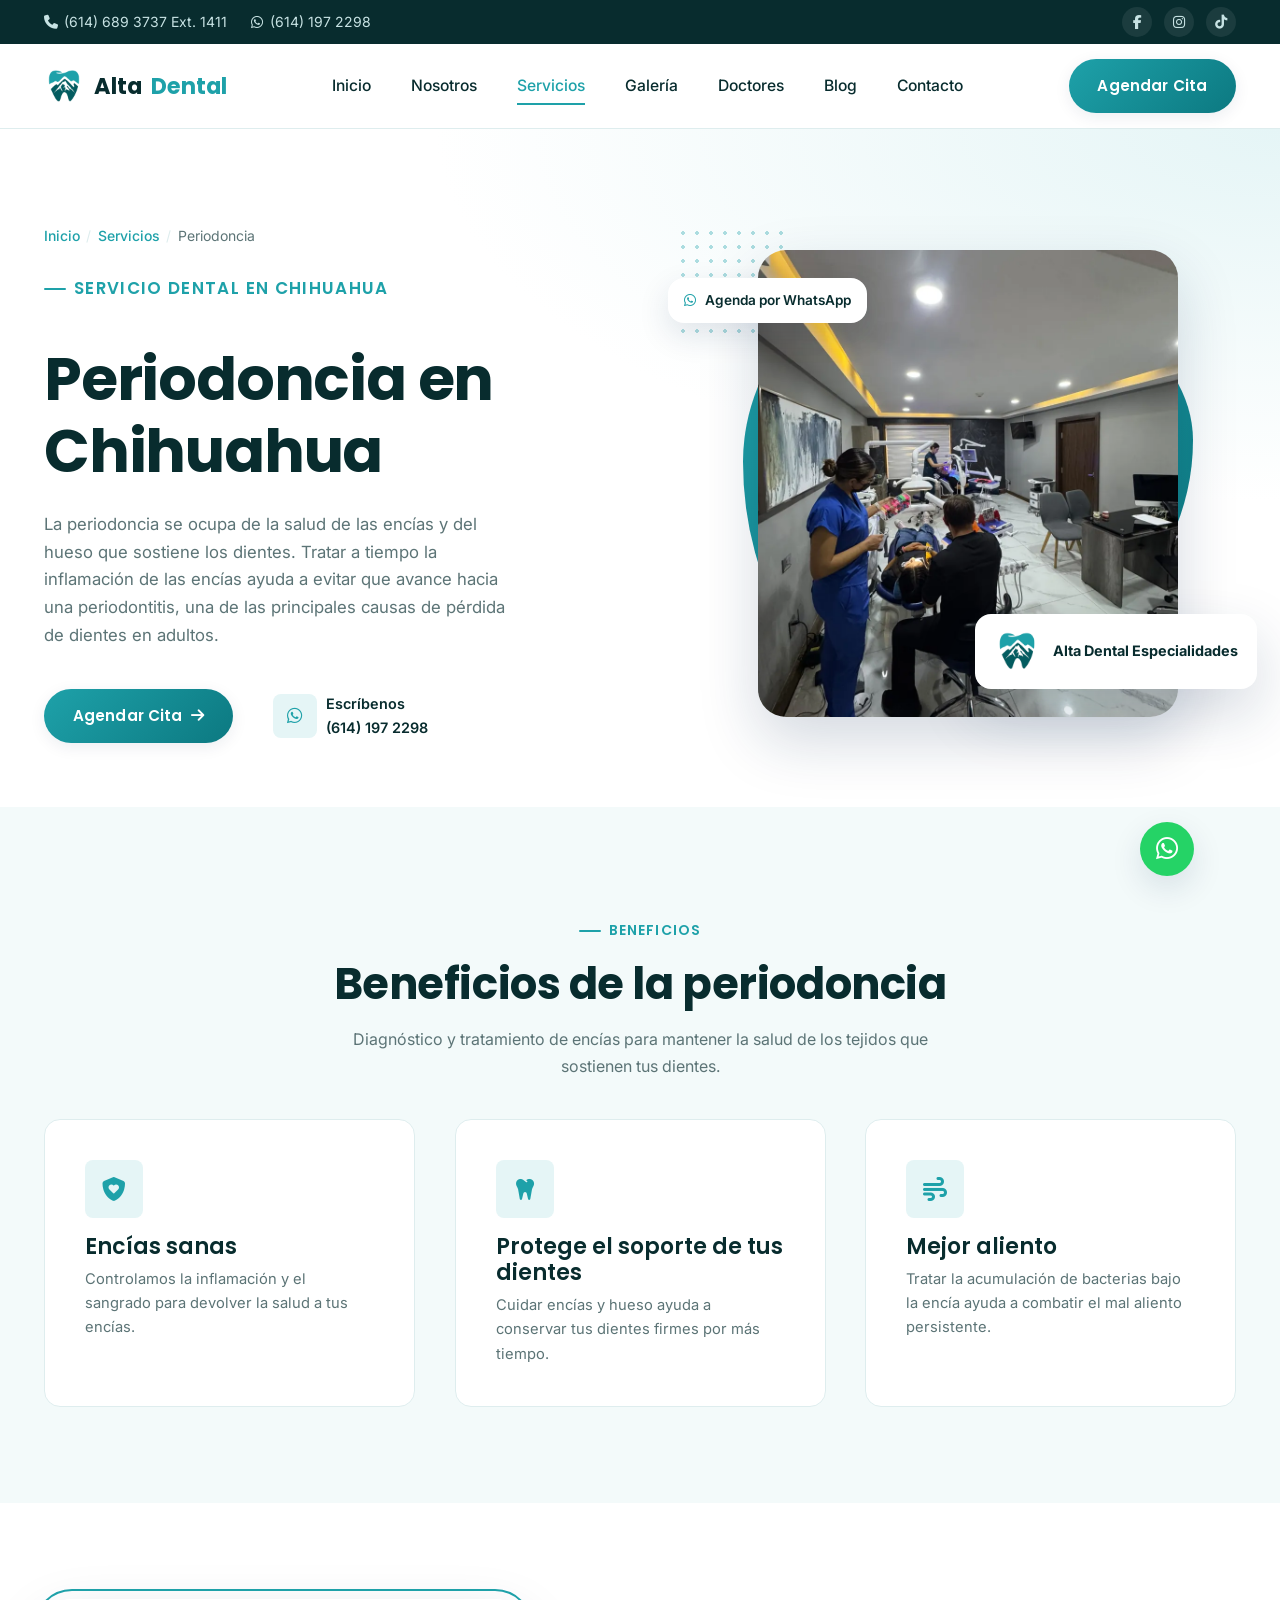
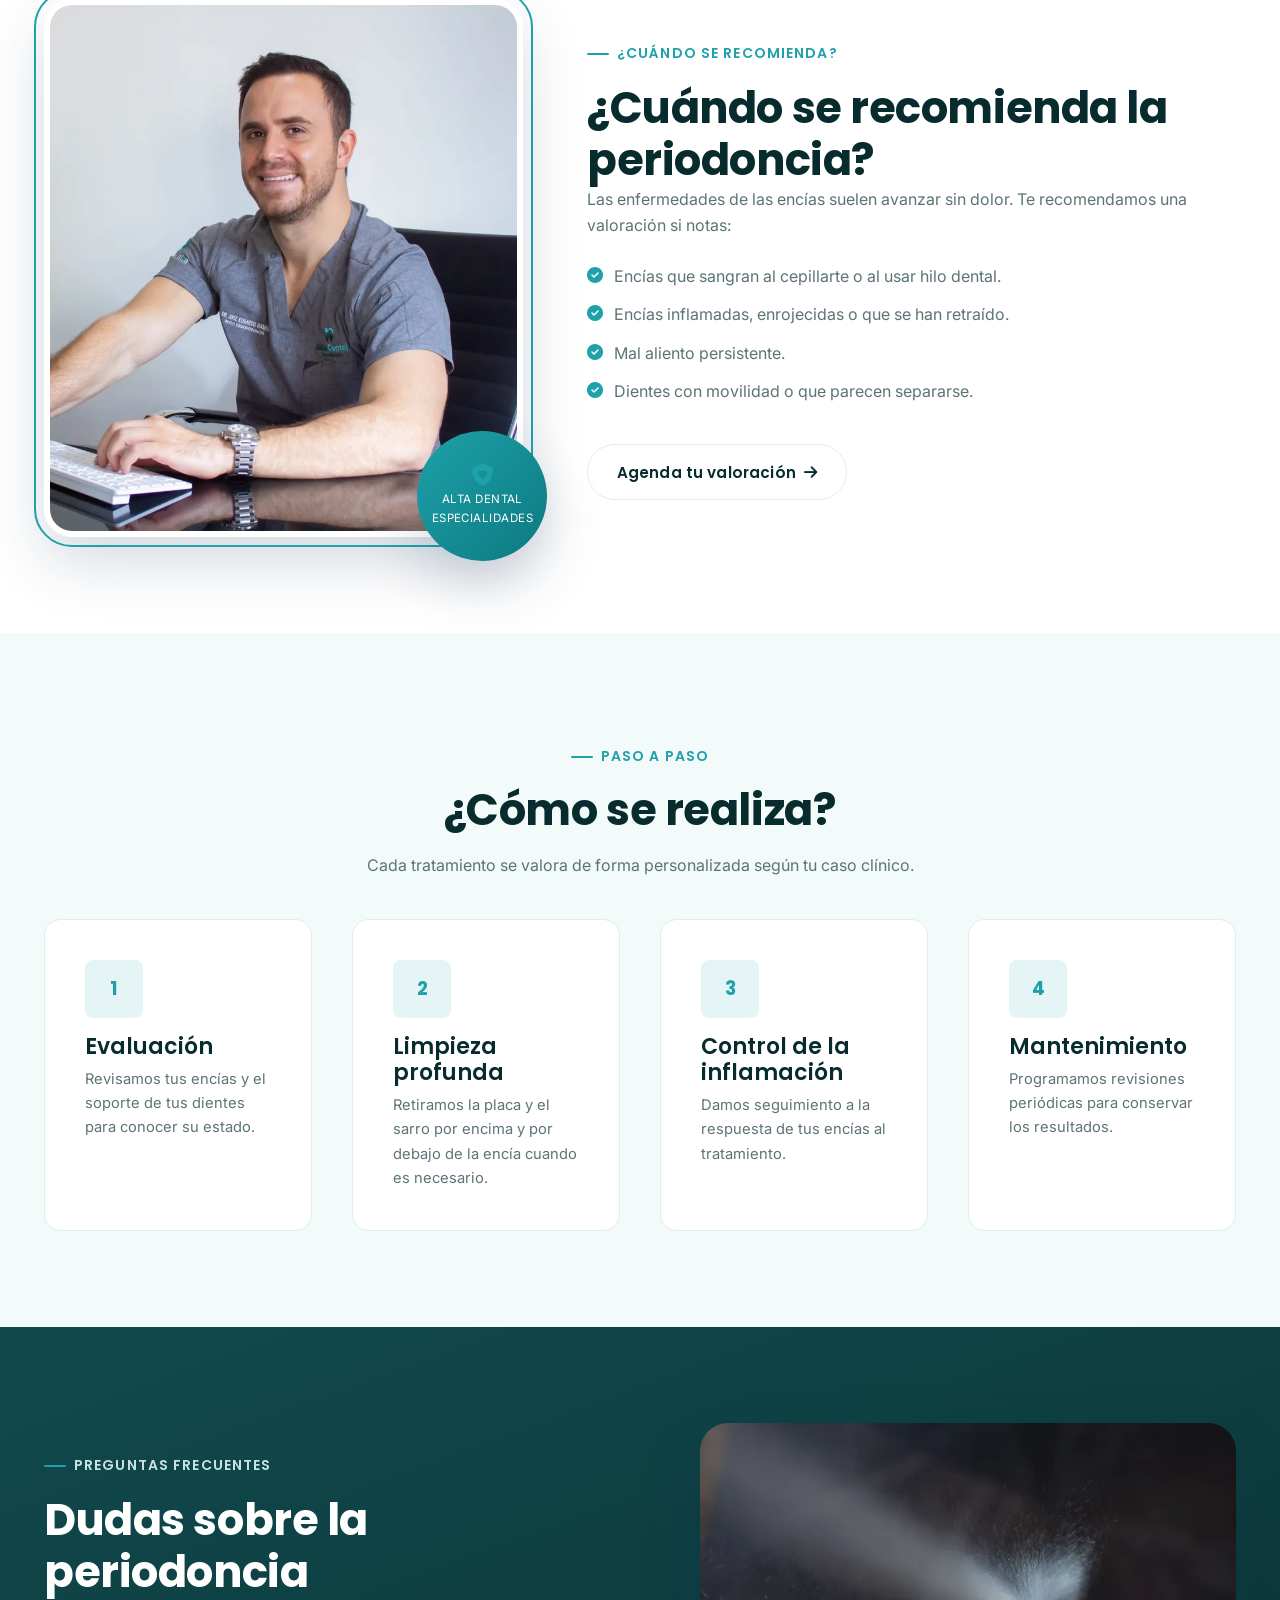
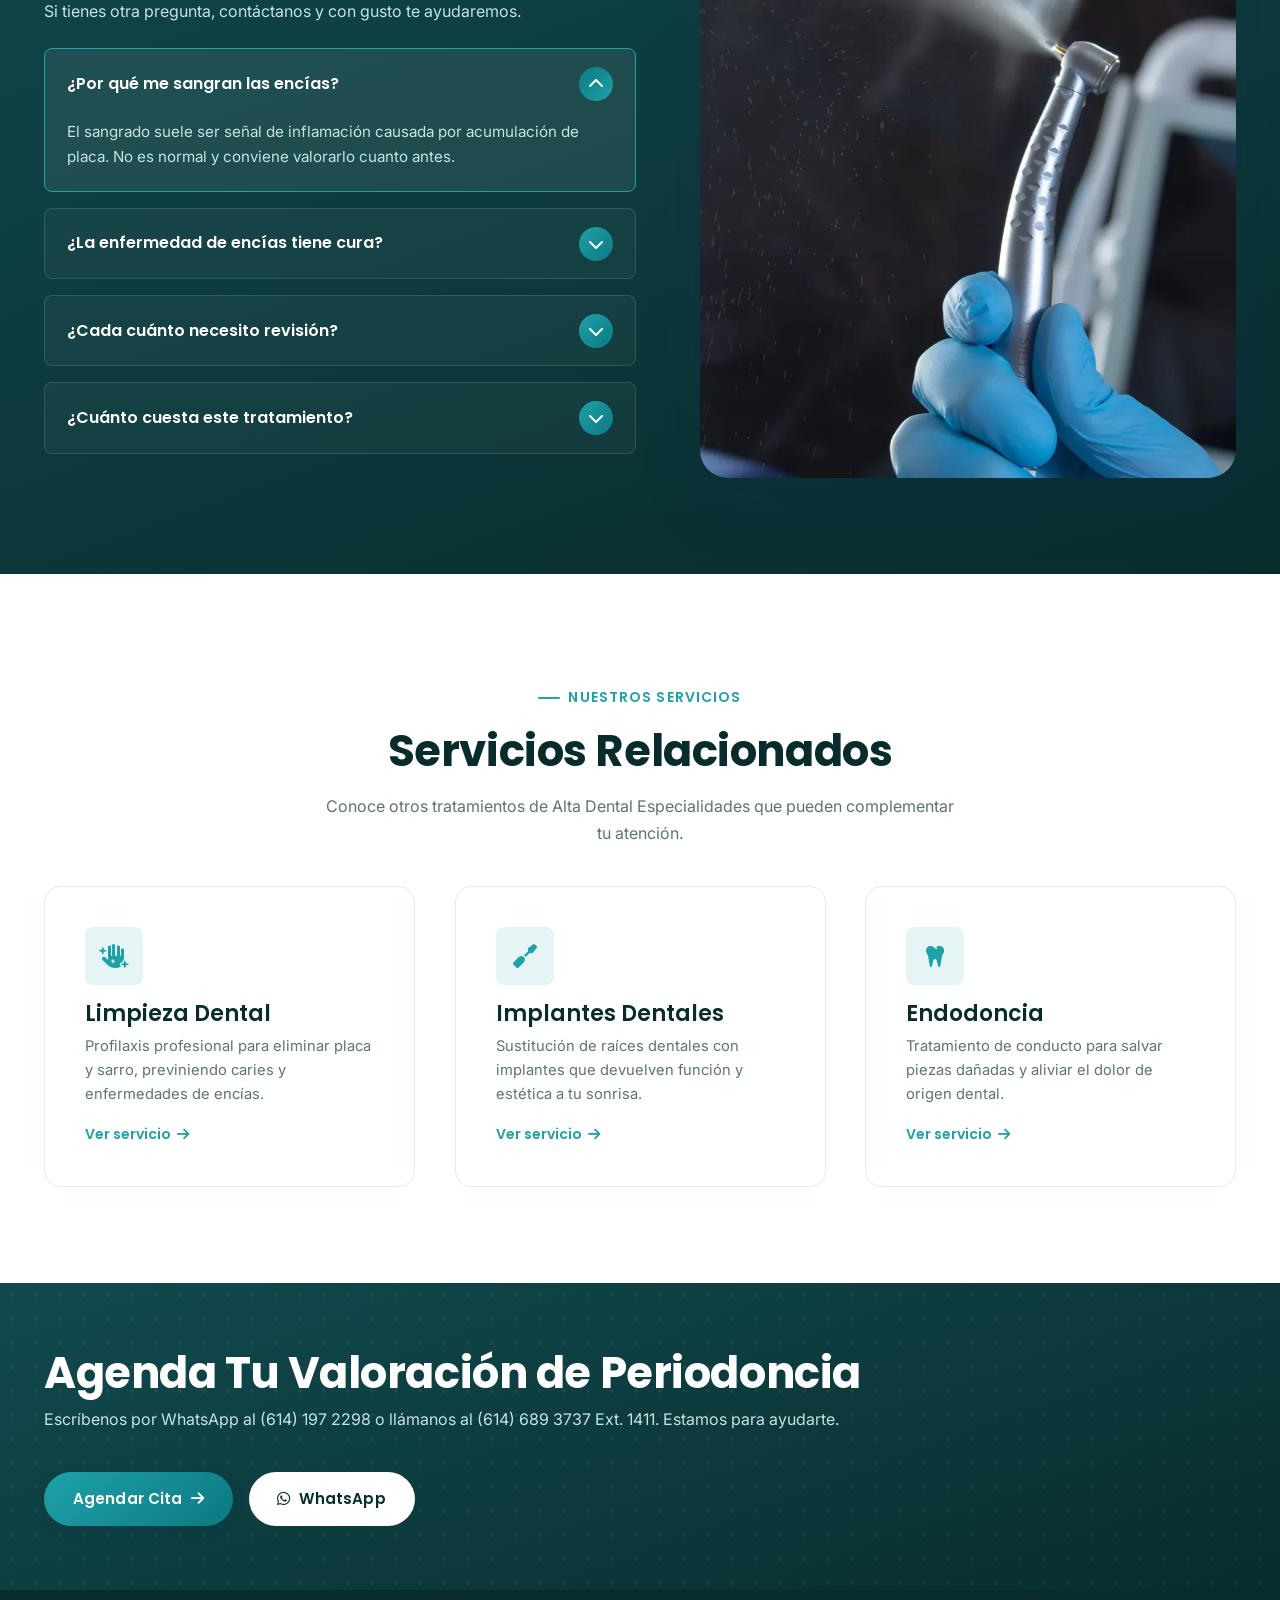
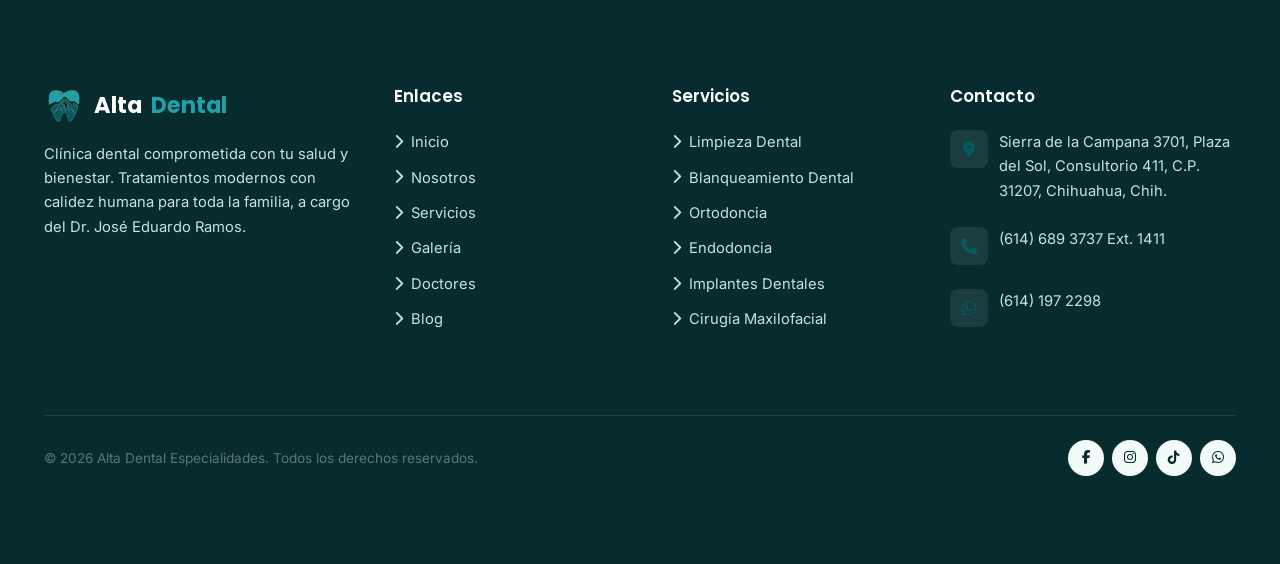
<file: servicios/periodoncia-chihuahua/index.html>
<!DOCTYPE html>
<html lang="es-MX">
<head>
  <meta charset="UTF-8">
  <meta name="viewport" content="width=device-width, initial-scale=1.0">
  <title>Periodoncia en Chihuahua | Tratamiento de Encías | Alta Dental</title>
  <meta name="description" content="Periodoncia en Chihuahua: diagnóstico y tratamiento de encías inflamadas o que sangran para proteger el soporte de tus dientes. Agenda en Alta Dental.">
  <meta name="robots" content="index, follow, max-image-preview:large">
  <link rel="canonical" href="https://www.altadental.example/servicios/periodoncia-chihuahua/">
  <meta name="theme-color" content="#1EA1A9">
  <link rel="icon" href="../../favicon.ico" sizes="48x48">
  <link rel="icon" href="../../assets/icons/favicon-96.png" type="image/png" sizes="96x96">
  <link rel="apple-touch-icon" href="../../apple-touch-icon.png">
  <link rel="manifest" href="../../site.webmanifest">

  <!-- Open Graph -->
  <meta property="og:type" content="website">
  <meta property="og:site_name" content="Alta Dental Especialidades">
  <meta property="og:url" content="https://www.altadental.example/servicios/periodoncia-chihuahua/">
  <meta property="og:title" content="Periodoncia en Chihuahua — Alta Dental Especialidades">
  <meta property="og:description" content="Periodoncia en Chihuahua: diagnóstico y tratamiento de encías inflamadas o que sangran para proteger el soporte de tus dientes. Agenda en Alta Dental.">
  <meta property="og:image" content="https://www.altadental.example/images/social/og-area-clinica-alta-dental-chihuahua.jpg">
  <meta property="og:image:width" content="1200">
  <meta property="og:image:height" content="630">
  <meta property="og:image:alt" content="Área clínica de Alta Dental Especialidades en Chihuahua con equipo atendiendo a un paciente">
  <meta property="og:locale" content="es_MX">

  <!-- Twitter / X -->
  <meta name="twitter:card" content="summary_large_image">
  <meta name="twitter:title" content="Periodoncia en Chihuahua — Alta Dental Especialidades">
  <meta name="twitter:description" content="Periodoncia en Chihuahua: diagnóstico y tratamiento de encías inflamadas o que sangran para proteger el soporte de tus dientes. Agenda en Alta Dental.">
  <meta name="twitter:image" content="https://www.altadental.example/images/social/og-area-clinica-alta-dental-chihuahua.jpg">

  <link rel="preconnect" href="https://fonts.googleapis.com">
  <link rel="preconnect" href="https://fonts.gstatic.com" crossorigin>
  <link href="https://fonts.googleapis.com/css2?family=Poppins:wght@500;600;700;800&family=Inter:wght@400;500;600&display=swap" rel="stylesheet">
  <link rel="stylesheet" href="https://cdnjs.cloudflare.com/ajax/libs/font-awesome/6.5.1/css/all.min.css">

  <link rel="preload" as="image" href="../../images/servicios/area-clinica-alta-dental-chihuahua-hero.webp" fetchpriority="high">
  <link rel="stylesheet" href="../../assets/css/main.css">

  <script type="application/ld+json">
{
  "@context": "https://schema.org",
  "@graph": [
    {
      "@type": "Dentist",
      "@id": "https://www.altadental.example/#clinica",
      "name": "Alta Dental Especialidades",
      "url": "https://www.altadental.example/",
      "telephone": "+52 614 689 3737 ext. 1411",
      "address": {
        "@type": "PostalAddress",
        "streetAddress": "Sierra de la Campana 3701, Plaza del Sol, Consultorio 411",
        "addressLocality": "Chihuahua",
        "addressRegion": "Chih.",
        "postalCode": "31207",
        "addressCountry": "MX"
      }
    },
    {
      "@type": "Service",
      "@id": "https://www.altadental.example/servicios/periodoncia-chihuahua/#servicio",
      "name": "Periodoncia",
      "serviceType": "Periodoncia",
      "description": "La periodoncia se ocupa de la salud de las encías y del hueso que sostiene los dientes. Tratar a tiempo la inflamación de las encías ayuda a evitar que avance hacia una periodontitis, una de las principales causas de pérdida de dientes en adultos.",
      "url": "https://www.altadental.example/servicios/periodoncia-chihuahua/",
      "image": "https://www.altadental.example/images/servicios/area-clinica-alta-dental-chihuahua-hero.webp",
      "provider": {
        "@id": "https://www.altadental.example/#clinica"
      },
      "areaServed": {
        "@type": "City",
        "name": "Chihuahua"
      }
    },
    {
      "@type": "WebPage",
      "@id": "https://www.altadental.example/servicios/periodoncia-chihuahua/#webpage",
      "url": "https://www.altadental.example/servicios/periodoncia-chihuahua/",
      "name": "Periodoncia en Chihuahua | Tratamiento de Encías | Alta Dental",
      "description": "Periodoncia en Chihuahua: diagnóstico y tratamiento de encías inflamadas o que sangran para proteger el soporte de tus dientes. Agenda en Alta Dental.",
      "inLanguage": "es-MX",
      "isPartOf": {
        "@id": "https://www.altadental.example/#website"
      },
      "about": {
        "@id": "https://www.altadental.example/servicios/periodoncia-chihuahua/#servicio"
      },
      "breadcrumb": {
        "@id": "https://www.altadental.example/servicios/periodoncia-chihuahua/#breadcrumb"
      }
    },
    {
      "@type": "BreadcrumbList",
      "@id": "https://www.altadental.example/servicios/periodoncia-chihuahua/#breadcrumb",
      "itemListElement": [
        {
          "@type": "ListItem",
          "position": 1,
          "name": "Inicio",
          "item": "https://www.altadental.example/"
        },
        {
          "@type": "ListItem",
          "position": 2,
          "name": "Servicios",
          "item": "https://www.altadental.example/#servicios"
        },
        {
          "@type": "ListItem",
          "position": 3,
          "name": "Periodoncia",
          "item": "https://www.altadental.example/servicios/periodoncia-chihuahua/"
        }
      ]
    },
    {
      "@type": "FAQPage",
      "@id": "https://www.altadental.example/servicios/periodoncia-chihuahua/#preguntas-frecuentes",
      "mainEntity": [
        {
          "@type": "Question",
          "name": "¿Por qué me sangran las encías?",
          "acceptedAnswer": {
            "@type": "Answer",
            "text": "El sangrado suele ser señal de inflamación causada por acumulación de placa. No es normal y conviene valorarlo cuanto antes."
          }
        },
        {
          "@type": "Question",
          "name": "¿La enfermedad de encías tiene cura?",
          "acceptedAnswer": {
            "@type": "Answer",
            "text": "La gingivitis es reversible con tratamiento e higiene adecuada. La periodontitis se puede controlar para frenar su avance; por eso es importante tratarla a tiempo."
          }
        },
        {
          "@type": "Question",
          "name": "¿Cada cuánto necesito revisión?",
          "acceptedAnswer": {
            "@type": "Answer",
            "text": "Depende de tu caso. El especialista te indicará la frecuencia de tus citas de control."
          }
        },
        {
          "@type": "Question",
          "name": "¿Cuánto cuesta este tratamiento?",
          "acceptedAnswer": {
            "@type": "Answer",
            "text": "Los tratamientos dentales varían según el diagnóstico de cada paciente, por lo que no publicamos tarifas genéricas. Escríbenos por WhatsApp y con gusto te compartimos información y costos para tu caso."
          }
        }
      ]
    }
  ]
}
  </script>
</head>
<body>
  <a class="skip-link" href="#main-content">Saltar al contenido principal</a>

  <!-- ============ TOPBAR ============ -->
  <div class="topbar">
    <div class="container">
      <div class="topbar-contact">
        <a href="tel:+526146893737,1411"><i class="fa-solid fa-phone"></i> (614) 689 3737 Ext. 1411</a>
        <a href="https://wa.me/526141972298" class="hide-tablet" target="_blank" rel="noopener noreferrer"><i class="fa-brands fa-whatsapp"></i> (614) 197 2298</a>
      </div>
      <div class="topbar-social">
        <a href="https://www.facebook.com/AltaDentalEspecialidadesChihuahua" aria-label="Facebook de Alta Dental Especialidades" target="_blank" rel="noopener noreferrer"><i class="fa-brands fa-facebook-f"></i></a>
        <a href="https://www.instagram.com/altadental.cuu/?hl=es" aria-label="Instagram de Alta Dental Especialidades" target="_blank" rel="noopener noreferrer"><i class="fa-brands fa-instagram"></i></a>
        <a href="https://www.tiktok.com/@altadental.cuu" aria-label="TikTok de Alta Dental Especialidades" target="_blank" rel="noopener noreferrer"><i class="fa-brands fa-tiktok"></i></a>
      </div>
    </div>
  </div>

  <!-- ============ HEADER ============ -->
  <header class="site-header">
    <div class="container">
      <a href="../../" class="brand">
        <img src="../../assets/images/branding/logo-icon.png" width="120" height="120" alt="Alta Dental Especialidades">
        Alta<span>Dental</span>
      </a>

      <nav class="main-nav" aria-label="Navegación principal">
        <a href="../../#inicio">Inicio</a>
        <a href="../../#nosotros">Nosotros</a>
        <a href="../../#servicios" class="active" aria-current="page">Servicios</a>
        <a href="../../#galeria">Galería</a>
        <a href="../../#doctores">Doctores</a>
        <a href="../../#blog">Blog</a>
        <a href="#contacto">Contacto</a>
        <a href="../../#cita" class="btn btn-primary">Agendar Cita</a>
      </nav>

      <div class="header-actions">
        <a href="../../#cita" class="btn btn-primary">Agendar Cita</a>
        <button class="nav-toggle" aria-label="Abrir menú" aria-expanded="false">
          <span></span><span></span><span></span>
        </button>
      </div>
    </div>
  </header>
  <div class="nav-scrim"></div>

  <main id="main-content">

    <!-- ============ HERO DEL SERVICIO ============ -->
    <section class="hero" id="inicio">
      <div class="container">
        <div class="hero-content">
          <nav class="breadcrumb reveal" aria-label="Ruta de navegación">
            <ol>
              <li><a href="../../">Inicio</a></li>
              <li><a href="../../#servicios">Servicios</a></li>
              <li aria-current="page">Periodoncia</li>
            </ol>
          </nav>
          <p class="eyebrow reveal">Servicio dental en Chihuahua</p>
          <h1 class="reveal">Periodoncia en Chihuahua</h1>
          <p class="reveal">
            La periodoncia se ocupa de la salud de las encías y del hueso que sostiene los dientes. Tratar a tiempo la inflamación de las encías ayuda a evitar que avance hacia una periodontitis, una de las principales causas de pérdida de dientes en adultos.
          </p>
          <div class="hero-cta reveal">
            <a href="../../#cita" class="btn btn-primary">Agendar Cita <i class="fa-solid fa-arrow-right"></i></a>
            <div class="hero-cta-note">
              <span class="icon-badge"><i class="fa-brands fa-whatsapp"></i></span>
              <span>Escríbenos<br><a href="https://wa.me/526141972298?text=Hola%2C%20me%20gustar%C3%ADa%20informaci%C3%B3n%20sobre%20Periodoncia%20en%20Alta%20Dental%20Especialidades." target="_blank" rel="noopener noreferrer">(614) 197 2298</a></span>
            </div>
          </div>
        </div>

        <div class="hero-visual reveal reveal-right">
          <div class="hero-dot-grid" aria-hidden="true"></div>
          <div class="hero-blob" aria-hidden="true"></div>
          <img class="hero-image" src="../../images/servicios/area-clinica-alta-dental-chihuahua-hero.webp" width="900" height="1000" fetchpriority="high" decoding="async" alt="Área clínica de Alta Dental Especialidades en Chihuahua con equipo atendiendo a un paciente">

          <div class="hero-badge-top">
            <i class="fa-brands fa-whatsapp" style="color:var(--color-primary)"></i>
            Agenda por WhatsApp
          </div>

          <div class="hero-float-card">
            <img src="../../assets/images/branding/logo-icon.png" width="138" height="138" alt="">
            <div>
              <strong>Alta Dental Especialidades</strong>
            </div>
          </div>
        </div>
      </div>
    </section>

    <!-- ============ BENEFICIOS ============ -->
    <section class="services section-bg-light" id="beneficios">
      <div class="container">
        <div class="section-heading centered reveal">
          <p class="eyebrow" style="justify-content:center">Beneficios</p>
          <h2>Beneficios de la periodoncia</h2>
          <p>Diagnóstico y tratamiento de encías para mantener la salud de los tejidos que sostienen tus dientes.</p>
        </div>

        <div class="services-grid">
          <article class="card service-card reveal">
            <span class="icon-badge"><i class="fa-solid fa-shield-heart"></i></span>
            <h3>Encías sanas</h3>
            <p>Controlamos la inflamación y el sangrado para devolver la salud a tus encías.</p>
          </article>
          <article class="card service-card reveal">
            <span class="icon-badge"><i class="fa-solid fa-tooth"></i></span>
            <h3>Protege el soporte de tus dientes</h3>
            <p>Cuidar encías y hueso ayuda a conservar tus dientes firmes por más tiempo.</p>
          </article>
          <article class="card service-card reveal">
            <span class="icon-badge"><i class="fa-solid fa-wind"></i></span>
            <h3>Mejor aliento</h3>
            <p>Tratar la acumulación de bacterias bajo la encía ayuda a combatir el mal aliento persistente.</p>
          </article>
        </div>
      </div>
    </section>

    <!-- ============ CUÁNDO SE RECOMIENDA ============ -->
    <section class="about" id="cuando-se-recomienda">
      <div class="container">
        <div class="about-visual reveal reveal-left">
          <img src="../../images/servicios/dr-jose-eduardo-ramos-consulta-alta-dental-marco.webp" width="800" height="900" loading="lazy" decoding="async" alt="Dr. José Eduardo Ramos en su escritorio de consulta en Alta Dental Especialidades">
          <div class="about-experience-badge">
            <i class="fa-solid fa-shield-heart" style="color:var(--color-primary); font-size:1.4rem;"></i>
            <span>Alta Dental<br>Especialidades</span>
          </div>
        </div>

        <div class="about-content reveal reveal-right">
          <p class="eyebrow">¿Cuándo se recomienda?</p>
          <h2>¿Cuándo se recomienda la periodoncia?</h2>
          <p>Las enfermedades de las encías suelen avanzar sin dolor. Te recomendamos una valoración si notas:</p>
          <ul class="check-list">
            <li><i class="fa-solid fa-circle-check"></i> <span>Encías que sangran al cepillarte o al usar hilo dental.</span></li>
            <li><i class="fa-solid fa-circle-check"></i> <span>Encías inflamadas, enrojecidas o que se han retraído.</span></li>
            <li><i class="fa-solid fa-circle-check"></i> <span>Mal aliento persistente.</span></li>
            <li><i class="fa-solid fa-circle-check"></i> <span>Dientes con movilidad o que parecen separarse.</span></li>
          </ul>

          <a href="../../#cita" class="btn btn-outline">Agenda tu valoración <i class="fa-solid fa-arrow-right"></i></a>
        </div>
      </div>
    </section>

    <!-- ============ CÓMO SE REALIZA ============ -->
    <section class="services section-bg-light" id="como-se-realiza">
      <div class="container">
        <div class="section-heading centered reveal">
          <p class="eyebrow" style="justify-content:center">Paso a paso</p>
          <h2>¿Cómo se realiza?</h2>
          <p>Cada tratamiento se valora de forma personalizada según tu caso clínico.</p>
        </div>

        <div class="services-grid steps-grid">
          <article class="card service-card reveal">
            <span class="icon-badge"><span class="step-number">1</span></span>
            <h3>Evaluación</h3>
            <p>Revisamos tus encías y el soporte de tus dientes para conocer su estado.</p>
          </article>
          <article class="card service-card reveal">
            <span class="icon-badge"><span class="step-number">2</span></span>
            <h3>Limpieza profunda</h3>
            <p>Retiramos la placa y el sarro por encima y por debajo de la encía cuando es necesario.</p>
          </article>
          <article class="card service-card reveal">
            <span class="icon-badge"><span class="step-number">3</span></span>
            <h3>Control de la inflamación</h3>
            <p>Damos seguimiento a la respuesta de tus encías al tratamiento.</p>
          </article>
          <article class="card service-card reveal">
            <span class="icon-badge"><span class="step-number">4</span></span>
            <h3>Mantenimiento</h3>
            <p>Programamos revisiones periódicas para conservar los resultados.</p>
          </article>
        </div>
      </div>
    </section>

    <!-- ============ FAQ ============ -->
    <section class="faq section-bg-navy text-on-dark" id="preguntas-frecuentes">
      <div class="container">
        <div class="reveal reveal-left">
          <p class="eyebrow">Preguntas Frecuentes</p>
          <h2>Dudas sobre la periodoncia</h2>
          <p style="margin-bottom:1.5rem;">Si tienes otra pregunta, contáctanos y con gusto te ayudaremos.</p>

          <div class="accordion">
            <div class="accordion-item">
              <button class="accordion-header" aria-expanded="false">
                ¿Por qué me sangran las encías?
                <span class="accordion-icon"><i class="fa-solid fa-chevron-down"></i></span>
              </button>
              <div class="accordion-panel">
                <div class="accordion-panel-inner">
                  El sangrado suele ser señal de inflamación causada por acumulación de placa. No es normal y conviene valorarlo cuanto antes.
                </div>
              </div>
            </div>

            <div class="accordion-item">
              <button class="accordion-header" aria-expanded="false">
                ¿La enfermedad de encías tiene cura?
                <span class="accordion-icon"><i class="fa-solid fa-chevron-down"></i></span>
              </button>
              <div class="accordion-panel">
                <div class="accordion-panel-inner">
                  La gingivitis es reversible con tratamiento e higiene adecuada. La periodontitis se puede controlar para frenar su avance; por eso es importante tratarla a tiempo.
                </div>
              </div>
            </div>

            <div class="accordion-item">
              <button class="accordion-header" aria-expanded="false">
                ¿Cada cuánto necesito revisión?
                <span class="accordion-icon"><i class="fa-solid fa-chevron-down"></i></span>
              </button>
              <div class="accordion-panel">
                <div class="accordion-panel-inner">
                  Depende de tu caso. El especialista te indicará la frecuencia de tus citas de control.
                </div>
              </div>
            </div>

            <div class="accordion-item">
              <button class="accordion-header" aria-expanded="false">
                ¿Cuánto cuesta este tratamiento?
                <span class="accordion-icon"><i class="fa-solid fa-chevron-down"></i></span>
              </button>
              <div class="accordion-panel">
                <div class="accordion-panel-inner">
                  Los tratamientos dentales varían según el diagnóstico de cada paciente, por lo que no publicamos tarifas genéricas. Escríbenos por WhatsApp y con gusto te compartimos información y costos para tu caso.
                </div>
              </div>
            </div>
          </div>
        </div>

        <div class="faq-visual reveal reveal-right">
          <img src="../../images/servicios/pieza-de-mano-dental-alta-dental-vertical.webp" width="900" height="1100" loading="lazy" decoding="async" alt="Pieza de mano dental de alta velocidad utilizada en Alta Dental Especialidades">
        </div>
      </div>
    </section>

    <!-- ============ SERVICIOS RELACIONADOS ============ -->
    <section class="services" id="servicios-relacionados">
      <div class="container">
        <div class="section-heading centered reveal">
          <p class="eyebrow" style="justify-content:center">Nuestros Servicios</p>
          <h2>Servicios Relacionados</h2>
          <p>Conoce otros tratamientos de Alta Dental Especialidades que pueden complementar tu atención.</p>
        </div>

        <div class="services-grid">
          <article class="card service-card reveal">
            <span class="icon-badge"><i class="fa-solid fa-hand-sparkles"></i></span>
            <h3>Limpieza Dental</h3>
            <p>Profilaxis profesional para eliminar placa y sarro, previniendo caries y enfermedades de encías.</p>
            <a href="../../servicios/limpieza-dental-chihuahua/" class="service-link" aria-label="Ver servicio de Limpieza Dental">Ver servicio <i class="fa-solid fa-arrow-right"></i></a>
          </article>
          <article class="card service-card reveal">
            <span class="icon-badge"><i class="fa-solid fa-screwdriver"></i></span>
            <h3>Implantes Dentales</h3>
            <p>Sustitución de raíces dentales con implantes que devuelven función y estética a tu sonrisa.</p>
            <a href="../../servicios/implantes-dentales-chihuahua/" class="service-link" aria-label="Ver servicio de Implantes Dentales">Ver servicio <i class="fa-solid fa-arrow-right"></i></a>
          </article>
          <article class="card service-card reveal">
            <span class="icon-badge"><i class="fa-solid fa-tooth"></i></span>
            <h3>Endodoncia</h3>
            <p>Tratamiento de conducto para salvar piezas dañadas y aliviar el dolor de origen dental.</p>
            <a href="../../servicios/endodoncia-chihuahua/" class="service-link" aria-label="Ver servicio de Endodoncia">Ver servicio <i class="fa-solid fa-arrow-right"></i></a>
          </article>
        </div>
      </div>
    </section>

    <!-- ============ CTA FINAL ============ -->
    <section class="cta-band">
      <div class="container">
        <div class="reveal">
          <h2>Agenda Tu Valoración de Periodoncia</h2>
          <p>Escríbenos por WhatsApp al (614) 197 2298 o llámanos al (614) 689 3737 Ext. 1411. Estamos para ayudarte.</p>
        </div>
        <div class="coming-soon-links reveal">
          <a href="../../#cita" class="btn btn-primary">Agendar Cita <i class="fa-solid fa-arrow-right"></i></a>
          <a href="https://wa.me/526141972298?text=Hola%2C%20me%20gustar%C3%ADa%20informaci%C3%B3n%20sobre%20Periodoncia%20en%20Alta%20Dental%20Especialidades." class="btn btn-light" target="_blank" rel="noopener noreferrer"><i class="fa-brands fa-whatsapp"></i> WhatsApp</a>
        </div>
      </div>
    </section>

  </main>

  <!-- ============ FOOTER ============ -->
  <footer class="site-footer" id="contacto">
    <div class="container">
      <div class="footer-grid">
        <div class="footer-brand">
          <a href="../../" class="brand">
            <img src="../../assets/images/branding/logo-icon.png" width="120" height="120" loading="lazy" alt="Alta Dental Especialidades">
            Alta<span>Dental</span>
          </a>
          <p>Clínica dental comprometida con tu salud y bienestar. Tratamientos modernos con calidez humana para toda la familia, a cargo del Dr. José Eduardo Ramos.</p>
        </div>

        <div>
          <h3 class="footer-heading">Enlaces</h3>
          <nav class="footer-links">
            <a href="../../#inicio"><i class="fa-solid fa-chevron-right"></i> Inicio</a>
            <a href="../../#nosotros"><i class="fa-solid fa-chevron-right"></i> Nosotros</a>
            <a href="../../#servicios"><i class="fa-solid fa-chevron-right"></i> Servicios</a>
            <a href="../../#galeria"><i class="fa-solid fa-chevron-right"></i> Galería</a>
            <a href="../../#doctores"><i class="fa-solid fa-chevron-right"></i> Doctores</a>
            <a href="../../#blog"><i class="fa-solid fa-chevron-right"></i> Blog</a>
          </nav>
        </div>

        <div>
          <h3 class="footer-heading">Servicios</h3>
          <nav class="footer-links">
            <a href="../../servicios/limpieza-dental-chihuahua/"><i class="fa-solid fa-chevron-right"></i> Limpieza Dental</a>
            <a href="../../servicios/blanqueamiento-dental-chihuahua/"><i class="fa-solid fa-chevron-right"></i> Blanqueamiento Dental</a>
            <a href="../../servicios/ortodoncia-chihuahua/"><i class="fa-solid fa-chevron-right"></i> Ortodoncia</a>
            <a href="../../servicios/endodoncia-chihuahua/"><i class="fa-solid fa-chevron-right"></i> Endodoncia</a>
            <a href="../../servicios/implantes-dentales-chihuahua/"><i class="fa-solid fa-chevron-right"></i> Implantes Dentales</a>
            <a href="../../servicios/cirugia-maxilofacial-chihuahua/"><i class="fa-solid fa-chevron-right"></i> Cirugía Maxilofacial</a>
          </nav>
        </div>

        <div>
          <h3 class="footer-heading">Contacto</h3>
          <div class="footer-contact-item">
            <span class="icon-badge"><i class="fa-solid fa-location-dot"></i></span>
            <span><a href="https://www.google.com/maps/search/?api=1&amp;query=Sierra+de+la+Campana+3701%2C+Plaza+del+Sol%2C+Chihuahua%2C+Chih.+CP+31207" target="_blank" rel="noopener noreferrer">Sierra de la Campana 3701, Plaza del Sol, Consultorio 411, C.P. 31207, Chihuahua, Chih.</a></span>
          </div>
          <div class="footer-contact-item">
            <span class="icon-badge"><i class="fa-solid fa-phone"></i></span>
            <span><a href="tel:+526146893737,1411">(614) 689 3737 Ext. 1411</a></span>
          </div>
          <div class="footer-contact-item">
            <span class="icon-badge"><i class="fa-brands fa-whatsapp"></i></span>
            <span><a href="https://wa.me/526141972298" target="_blank" rel="noopener noreferrer">(614) 197 2298</a></span>
          </div>
        </div>
      </div>

      <div class="footer-bottom">
        <p>&copy; <span id="footer-year"></span> Alta Dental Especialidades. Todos los derechos reservados.</p>
        <div class="social-row">
          <a href="https://www.facebook.com/AltaDentalEspecialidadesChihuahua" aria-label="Facebook de Alta Dental Especialidades" target="_blank" rel="noopener noreferrer"><i class="fa-brands fa-facebook-f"></i></a>
          <a href="https://www.instagram.com/altadental.cuu/?hl=es" aria-label="Instagram de Alta Dental Especialidades" target="_blank" rel="noopener noreferrer"><i class="fa-brands fa-instagram"></i></a>
          <a href="https://www.tiktok.com/@altadental.cuu" aria-label="TikTok de Alta Dental Especialidades" target="_blank" rel="noopener noreferrer"><i class="fa-brands fa-tiktok"></i></a>
          <a href="https://wa.me/526141972298" aria-label="WhatsApp de Alta Dental Especialidades" target="_blank" rel="noopener noreferrer"><i class="fa-brands fa-whatsapp"></i></a>
        </div>
      </div>
    </div>
  </footer>

  <a class="whatsapp-float" href="https://wa.me/526141972298?text=Hola%2C%20me%20gustar%C3%ADa%20informaci%C3%B3n%20sobre%20Periodoncia%20en%20Alta%20Dental%20Especialidades." target="_blank" rel="noopener noreferrer" aria-label="Contactar a Alta Dental Especialidades por WhatsApp">
    <i class="fa-brands fa-whatsapp"></i>
  </a>

  <button class="back-to-top" aria-label="Volver arriba"><i class="fa-solid fa-arrow-up"></i></button>

  <script>document.getElementById('footer-year').textContent = new Date().getFullYear();</script>
  <script src="../../assets/js/modules/nav.js" defer></script>
  <script src="../../assets/js/modules/scrollAnimations.js" defer></script>
  <script src="../../assets/js/modules/accordion.js" defer></script>
  <script src="../../assets/js/modules/gallery.js" defer></script>
  <script src="../../assets/js/modules/form.js" defer></script>
  <script src="../../assets/js/modules/backToTop.js" defer></script>
  <script src="../../assets/js/main.js" defer></script>
</body>
</html>
</file>
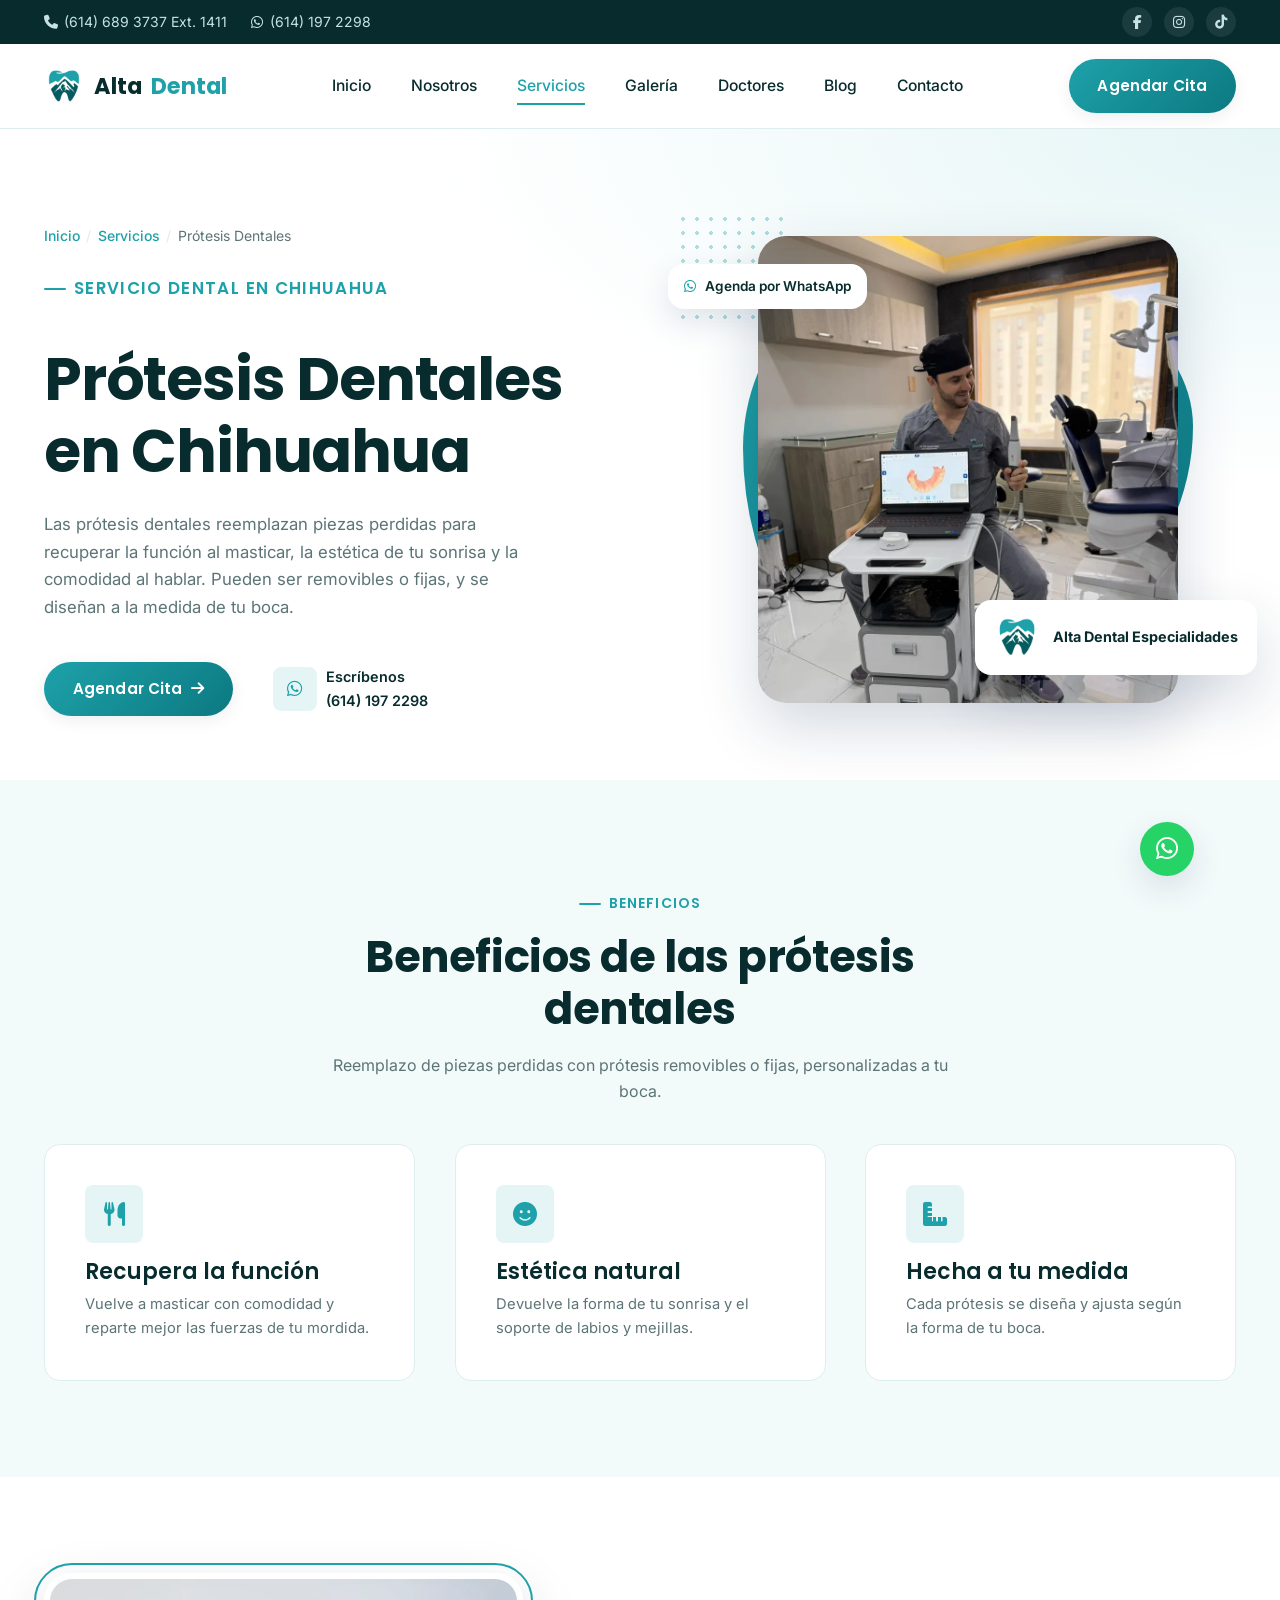
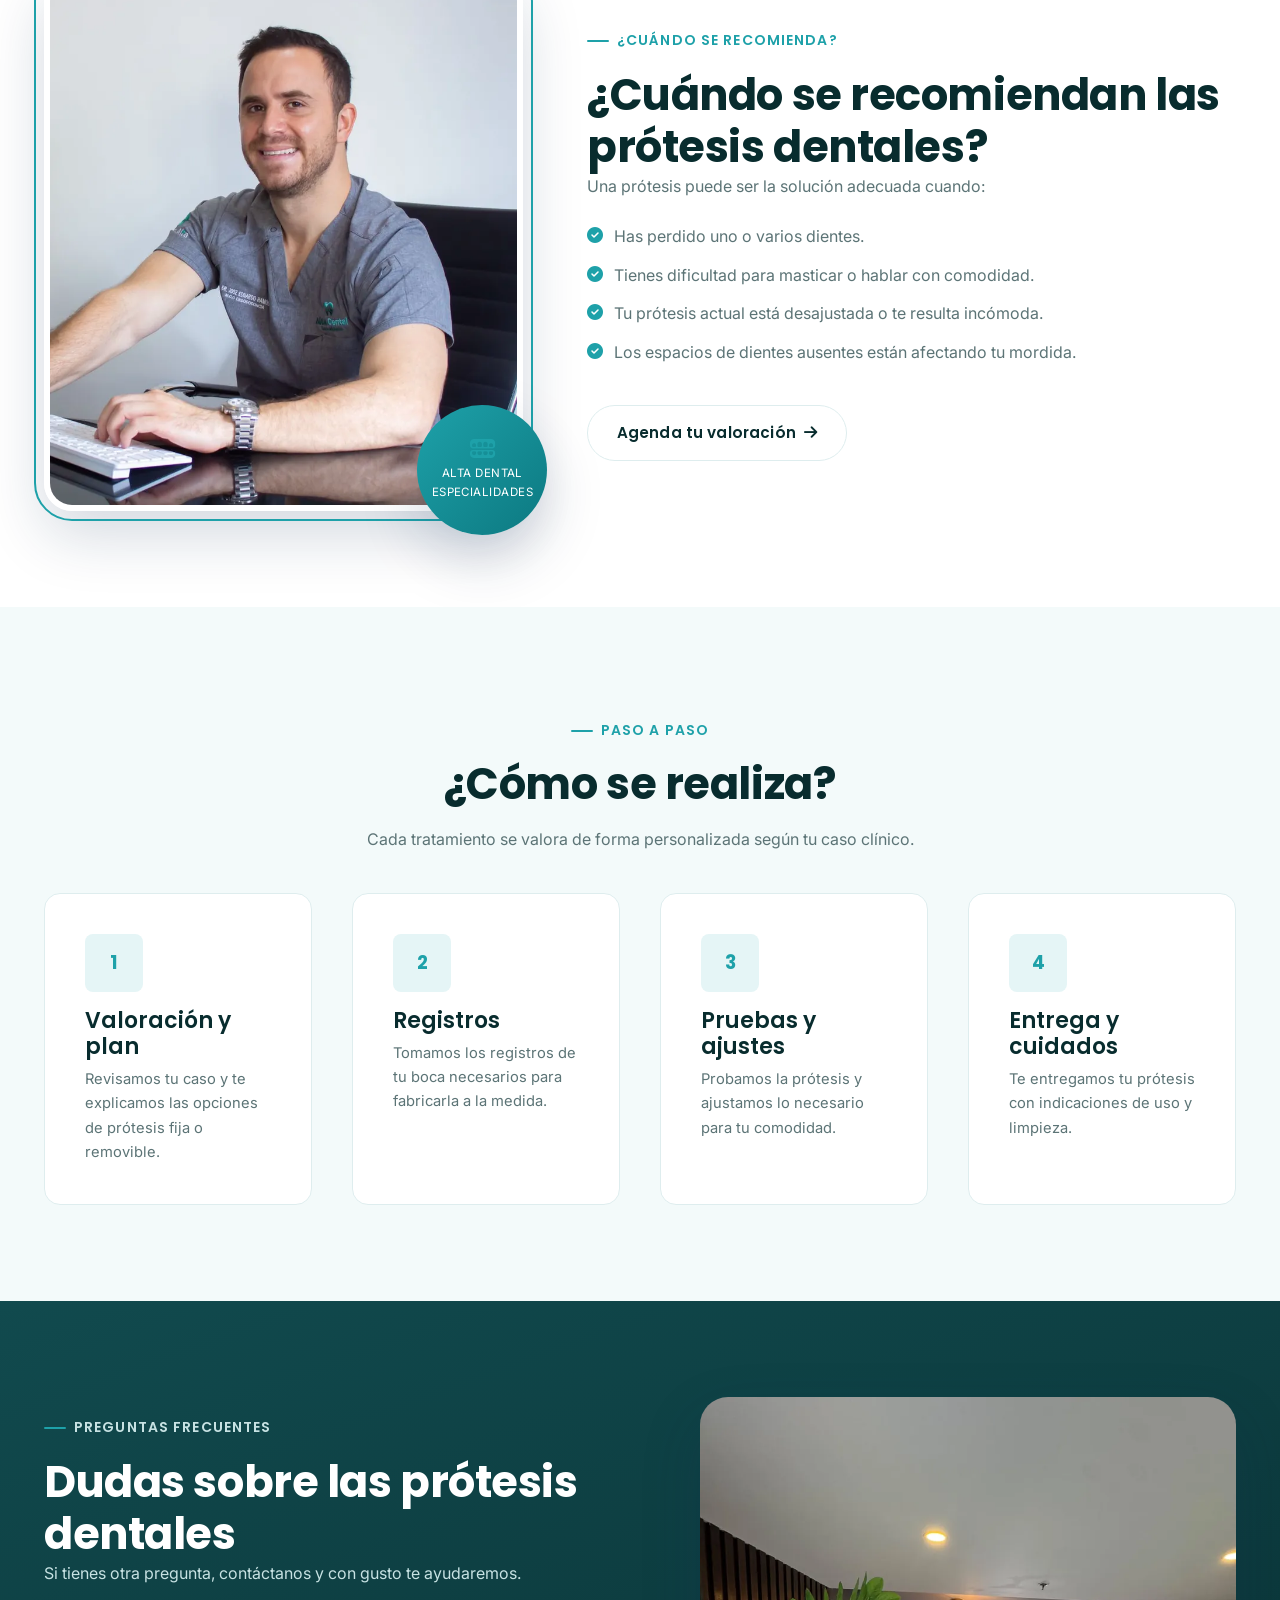
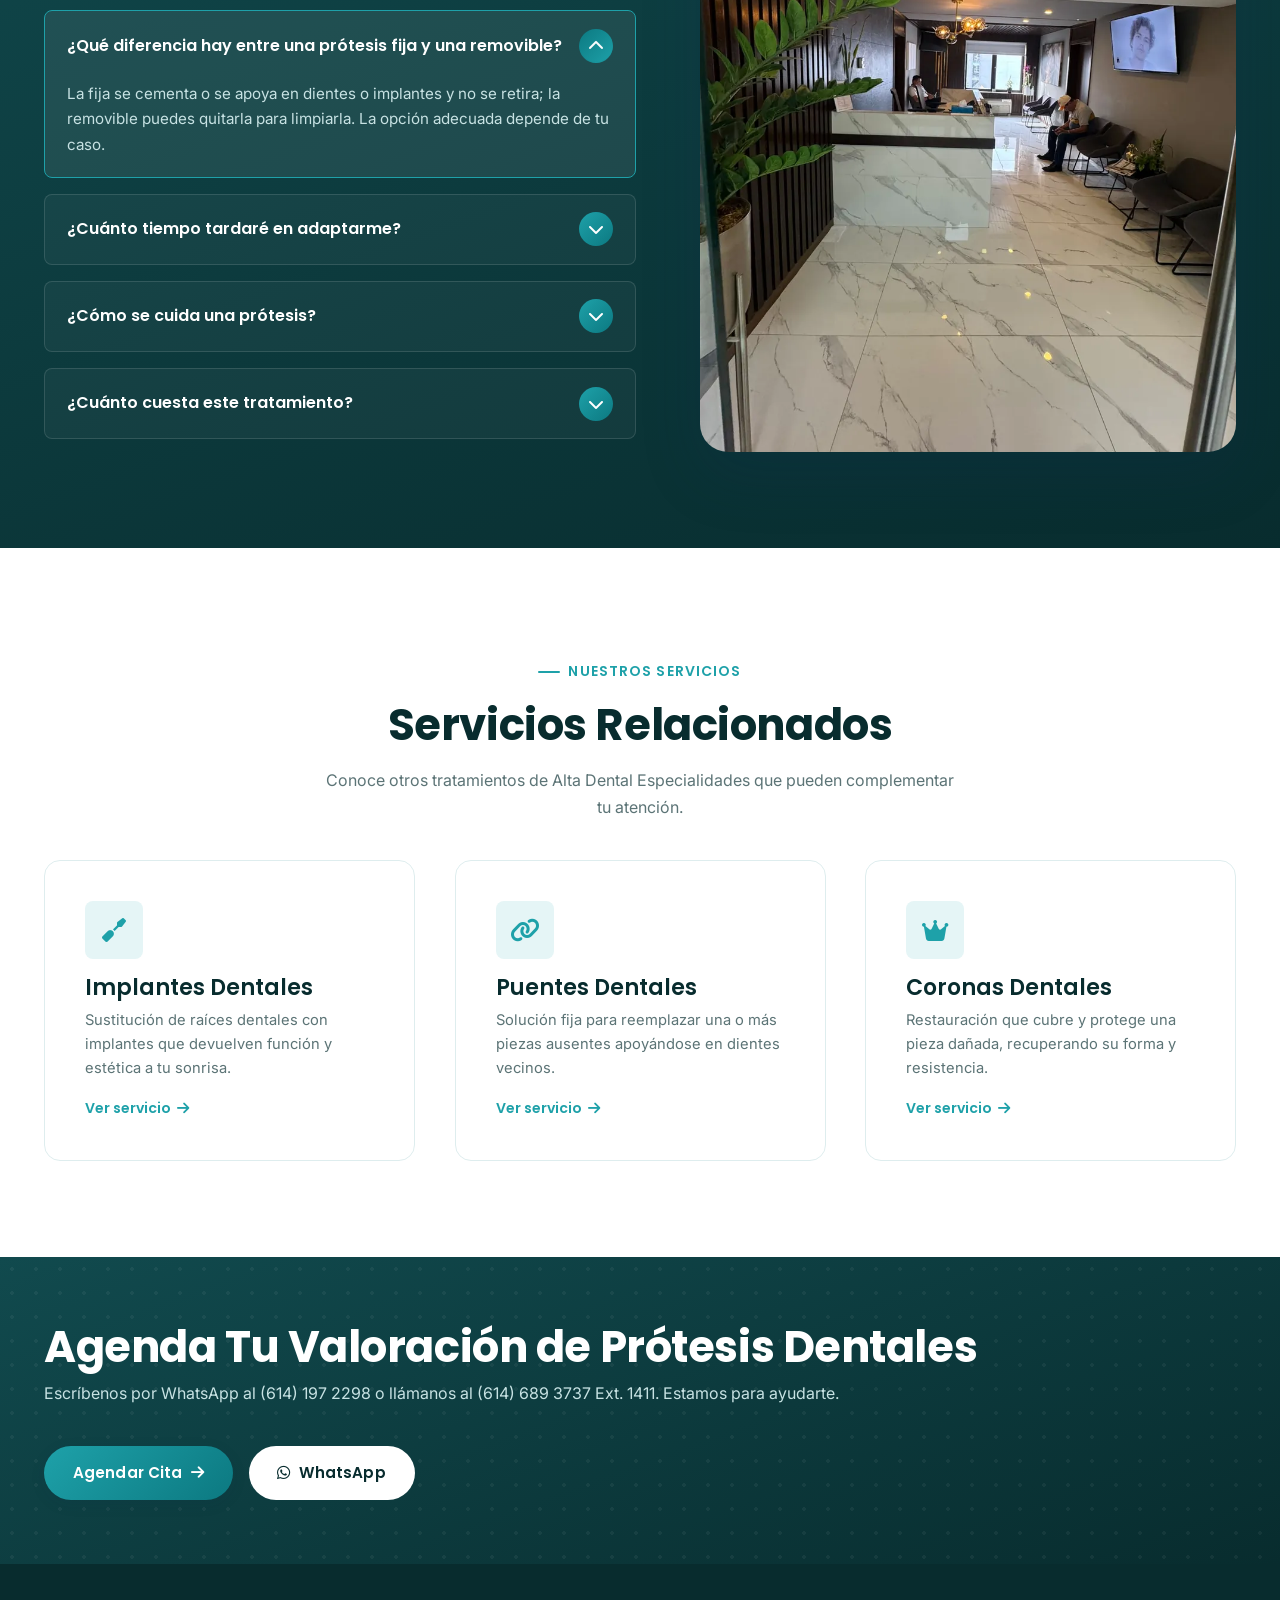
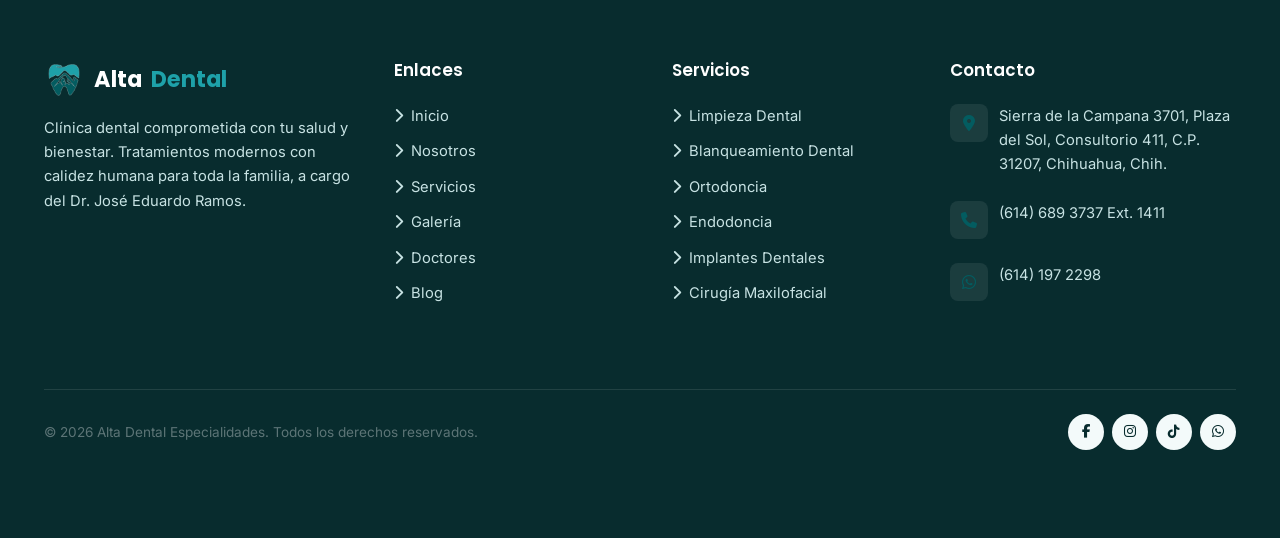
<file: servicios/protesis-dentales-chihuahua/index.html>
<!DOCTYPE html>
<html lang="es-MX">
<head>
  <meta charset="UTF-8">
  <meta name="viewport" content="width=device-width, initial-scale=1.0">
  <title>Prótesis Dentales en Chihuahua | Alta Dental Especialidades</title>
  <meta name="description" content="Prótesis dentales en Chihuahua, removibles o fijas y personalizadas a tu boca, para recuperar función y estética. Agenda tu valoración en Alta Dental.">
  <meta name="robots" content="index, follow, max-image-preview:large">
  <link rel="canonical" href="https://www.altadental.example/servicios/protesis-dentales-chihuahua/">
  <meta name="theme-color" content="#1EA1A9">
  <link rel="icon" href="../../favicon.ico" sizes="48x48">
  <link rel="icon" href="../../assets/icons/favicon-96.png" type="image/png" sizes="96x96">
  <link rel="apple-touch-icon" href="../../apple-touch-icon.png">
  <link rel="manifest" href="../../site.webmanifest">

  <!-- Open Graph -->
  <meta property="og:type" content="website">
  <meta property="og:site_name" content="Alta Dental Especialidades">
  <meta property="og:url" content="https://www.altadental.example/servicios/protesis-dentales-chihuahua/">
  <meta property="og:title" content="Prótesis Dentales en Chihuahua — Alta Dental Especialidades">
  <meta property="og:description" content="Prótesis dentales en Chihuahua, removibles o fijas y personalizadas a tu boca, para recuperar función y estética. Agenda tu valoración en Alta Dental.">
  <meta property="og:image" content="https://www.altadental.example/images/social/og-escaner-intraoral-digital-alta-dental.jpg">
  <meta property="og:image:width" content="1200">
  <meta property="og:image:height" content="630">
  <meta property="og:image:alt" content="Dr. José Eduardo Ramos con el escáner intraoral digital de Alta Dental Especialidades">
  <meta property="og:locale" content="es_MX">

  <!-- Twitter / X -->
  <meta name="twitter:card" content="summary_large_image">
  <meta name="twitter:title" content="Prótesis Dentales en Chihuahua — Alta Dental Especialidades">
  <meta name="twitter:description" content="Prótesis dentales en Chihuahua, removibles o fijas y personalizadas a tu boca, para recuperar función y estética. Agenda tu valoración en Alta Dental.">
  <meta name="twitter:image" content="https://www.altadental.example/images/social/og-escaner-intraoral-digital-alta-dental.jpg">

  <link rel="preconnect" href="https://fonts.googleapis.com">
  <link rel="preconnect" href="https://fonts.gstatic.com" crossorigin>
  <link href="https://fonts.googleapis.com/css2?family=Poppins:wght@500;600;700;800&family=Inter:wght@400;500;600&display=swap" rel="stylesheet">
  <link rel="stylesheet" href="https://cdnjs.cloudflare.com/ajax/libs/font-awesome/6.5.1/css/all.min.css">

  <link rel="preload" as="image" href="../../images/servicios/escaner-intraoral-digital-alta-dental-hero.webp" fetchpriority="high">
  <link rel="stylesheet" href="../../assets/css/main.css">

  <script type="application/ld+json">
{
  "@context": "https://schema.org",
  "@graph": [
    {
      "@type": "Dentist",
      "@id": "https://www.altadental.example/#clinica",
      "name": "Alta Dental Especialidades",
      "url": "https://www.altadental.example/",
      "telephone": "+52 614 689 3737 ext. 1411",
      "address": {
        "@type": "PostalAddress",
        "streetAddress": "Sierra de la Campana 3701, Plaza del Sol, Consultorio 411",
        "addressLocality": "Chihuahua",
        "addressRegion": "Chih.",
        "postalCode": "31207",
        "addressCountry": "MX"
      }
    },
    {
      "@type": "Service",
      "@id": "https://www.altadental.example/servicios/protesis-dentales-chihuahua/#servicio",
      "name": "Prótesis Dentales",
      "serviceType": "Prótesis Dentales",
      "description": "Las prótesis dentales reemplazan piezas perdidas para recuperar la función al masticar, la estética de tu sonrisa y la comodidad al hablar. Pueden ser removibles o fijas, y se diseñan a la medida de tu boca.",
      "url": "https://www.altadental.example/servicios/protesis-dentales-chihuahua/",
      "image": "https://www.altadental.example/images/servicios/escaner-intraoral-digital-alta-dental-hero.webp",
      "provider": {
        "@id": "https://www.altadental.example/#clinica"
      },
      "areaServed": {
        "@type": "City",
        "name": "Chihuahua"
      }
    },
    {
      "@type": "WebPage",
      "@id": "https://www.altadental.example/servicios/protesis-dentales-chihuahua/#webpage",
      "url": "https://www.altadental.example/servicios/protesis-dentales-chihuahua/",
      "name": "Prótesis Dentales en Chihuahua | Alta Dental Especialidades",
      "description": "Prótesis dentales en Chihuahua, removibles o fijas y personalizadas a tu boca, para recuperar función y estética. Agenda tu valoración en Alta Dental.",
      "inLanguage": "es-MX",
      "isPartOf": {
        "@id": "https://www.altadental.example/#website"
      },
      "about": {
        "@id": "https://www.altadental.example/servicios/protesis-dentales-chihuahua/#servicio"
      },
      "breadcrumb": {
        "@id": "https://www.altadental.example/servicios/protesis-dentales-chihuahua/#breadcrumb"
      }
    },
    {
      "@type": "BreadcrumbList",
      "@id": "https://www.altadental.example/servicios/protesis-dentales-chihuahua/#breadcrumb",
      "itemListElement": [
        {
          "@type": "ListItem",
          "position": 1,
          "name": "Inicio",
          "item": "https://www.altadental.example/"
        },
        {
          "@type": "ListItem",
          "position": 2,
          "name": "Servicios",
          "item": "https://www.altadental.example/#servicios"
        },
        {
          "@type": "ListItem",
          "position": 3,
          "name": "Prótesis Dentales",
          "item": "https://www.altadental.example/servicios/protesis-dentales-chihuahua/"
        }
      ]
    },
    {
      "@type": "FAQPage",
      "@id": "https://www.altadental.example/servicios/protesis-dentales-chihuahua/#preguntas-frecuentes",
      "mainEntity": [
        {
          "@type": "Question",
          "name": "¿Qué diferencia hay entre una prótesis fija y una removible?",
          "acceptedAnswer": {
            "@type": "Answer",
            "text": "La fija se cementa o se apoya en dientes o implantes y no se retira; la removible puedes quitarla para limpiarla. La opción adecuada depende de tu caso."
          }
        },
        {
          "@type": "Question",
          "name": "¿Cuánto tiempo tardaré en adaptarme?",
          "acceptedAnswer": {
            "@type": "Answer",
            "text": "Es normal necesitar un periodo de adaptación al hablar y masticar. Si sientes molestias, acude a revisión para hacer los ajustes necesarios."
          }
        },
        {
          "@type": "Question",
          "name": "¿Cómo se cuida una prótesis?",
          "acceptedAnswer": {
            "@type": "Answer",
            "text": "Con buena higiene diaria y revisiones periódicas. Te daremos indicaciones específicas según el tipo de prótesis."
          }
        },
        {
          "@type": "Question",
          "name": "¿Cuánto cuesta este tratamiento?",
          "acceptedAnswer": {
            "@type": "Answer",
            "text": "Los tratamientos dentales varían según el diagnóstico de cada paciente, por lo que no publicamos tarifas genéricas. Escríbenos por WhatsApp y con gusto te compartimos información y costos para tu caso."
          }
        }
      ]
    }
  ]
}
  </script>
</head>
<body>
  <a class="skip-link" href="#main-content">Saltar al contenido principal</a>

  <!-- ============ TOPBAR ============ -->
  <div class="topbar">
    <div class="container">
      <div class="topbar-contact">
        <a href="tel:+526146893737,1411"><i class="fa-solid fa-phone"></i> (614) 689 3737 Ext. 1411</a>
        <a href="https://wa.me/526141972298" class="hide-tablet" target="_blank" rel="noopener noreferrer"><i class="fa-brands fa-whatsapp"></i> (614) 197 2298</a>
      </div>
      <div class="topbar-social">
        <a href="https://www.facebook.com/AltaDentalEspecialidadesChihuahua" aria-label="Facebook de Alta Dental Especialidades" target="_blank" rel="noopener noreferrer"><i class="fa-brands fa-facebook-f"></i></a>
        <a href="https://www.instagram.com/altadental.cuu/?hl=es" aria-label="Instagram de Alta Dental Especialidades" target="_blank" rel="noopener noreferrer"><i class="fa-brands fa-instagram"></i></a>
        <a href="https://www.tiktok.com/@altadental.cuu" aria-label="TikTok de Alta Dental Especialidades" target="_blank" rel="noopener noreferrer"><i class="fa-brands fa-tiktok"></i></a>
      </div>
    </div>
  </div>

  <!-- ============ HEADER ============ -->
  <header class="site-header">
    <div class="container">
      <a href="../../" class="brand">
        <img src="../../assets/images/branding/logo-icon.png" width="120" height="120" alt="Alta Dental Especialidades">
        Alta<span>Dental</span>
      </a>

      <nav class="main-nav" aria-label="Navegación principal">
        <a href="../../#inicio">Inicio</a>
        <a href="../../#nosotros">Nosotros</a>
        <a href="../../#servicios" class="active" aria-current="page">Servicios</a>
        <a href="../../#galeria">Galería</a>
        <a href="../../#doctores">Doctores</a>
        <a href="../../#blog">Blog</a>
        <a href="#contacto">Contacto</a>
        <a href="../../#cita" class="btn btn-primary">Agendar Cita</a>
      </nav>

      <div class="header-actions">
        <a href="../../#cita" class="btn btn-primary">Agendar Cita</a>
        <button class="nav-toggle" aria-label="Abrir menú" aria-expanded="false">
          <span></span><span></span><span></span>
        </button>
      </div>
    </div>
  </header>
  <div class="nav-scrim"></div>

  <main id="main-content">

    <!-- ============ HERO DEL SERVICIO ============ -->
    <section class="hero" id="inicio">
      <div class="container">
        <div class="hero-content">
          <nav class="breadcrumb reveal" aria-label="Ruta de navegación">
            <ol>
              <li><a href="../../">Inicio</a></li>
              <li><a href="../../#servicios">Servicios</a></li>
              <li aria-current="page">Prótesis Dentales</li>
            </ol>
          </nav>
          <p class="eyebrow reveal">Servicio dental en Chihuahua</p>
          <h1 class="reveal">Prótesis Dentales en Chihuahua</h1>
          <p class="reveal">
            Las prótesis dentales reemplazan piezas perdidas para recuperar la función al masticar, la estética de tu sonrisa y la comodidad al hablar. Pueden ser removibles o fijas, y se diseñan a la medida de tu boca.
          </p>
          <div class="hero-cta reveal">
            <a href="../../#cita" class="btn btn-primary">Agendar Cita <i class="fa-solid fa-arrow-right"></i></a>
            <div class="hero-cta-note">
              <span class="icon-badge"><i class="fa-brands fa-whatsapp"></i></span>
              <span>Escríbenos<br><a href="https://wa.me/526141972298?text=Hola%2C%20me%20gustar%C3%ADa%20informaci%C3%B3n%20sobre%20Pr%C3%B3tesis%20Dentales%20en%20Alta%20Dental%20Especialidades." target="_blank" rel="noopener noreferrer">(614) 197 2298</a></span>
            </div>
          </div>
        </div>

        <div class="hero-visual reveal reveal-right">
          <div class="hero-dot-grid" aria-hidden="true"></div>
          <div class="hero-blob" aria-hidden="true"></div>
          <img class="hero-image" src="../../images/servicios/escaner-intraoral-digital-alta-dental-hero.webp" width="900" height="1000" fetchpriority="high" decoding="async" alt="Dr. José Eduardo Ramos con el escáner intraoral digital de Alta Dental Especialidades">

          <div class="hero-badge-top">
            <i class="fa-brands fa-whatsapp" style="color:var(--color-primary)"></i>
            Agenda por WhatsApp
          </div>

          <div class="hero-float-card">
            <img src="../../assets/images/branding/logo-icon.png" width="138" height="138" alt="">
            <div>
              <strong>Alta Dental Especialidades</strong>
            </div>
          </div>
        </div>
      </div>
    </section>

    <!-- ============ BENEFICIOS ============ -->
    <section class="services section-bg-light" id="beneficios">
      <div class="container">
        <div class="section-heading centered reveal">
          <p class="eyebrow" style="justify-content:center">Beneficios</p>
          <h2>Beneficios de las prótesis dentales</h2>
          <p>Reemplazo de piezas perdidas con prótesis removibles o fijas, personalizadas a tu boca.</p>
        </div>

        <div class="services-grid">
          <article class="card service-card reveal">
            <span class="icon-badge"><i class="fa-solid fa-utensils"></i></span>
            <h3>Recupera la función</h3>
            <p>Vuelve a masticar con comodidad y reparte mejor las fuerzas de tu mordida.</p>
          </article>
          <article class="card service-card reveal">
            <span class="icon-badge"><i class="fa-solid fa-face-smile"></i></span>
            <h3>Estética natural</h3>
            <p>Devuelve la forma de tu sonrisa y el soporte de labios y mejillas.</p>
          </article>
          <article class="card service-card reveal">
            <span class="icon-badge"><i class="fa-solid fa-ruler-combined"></i></span>
            <h3>Hecha a tu medida</h3>
            <p>Cada prótesis se diseña y ajusta según la forma de tu boca.</p>
          </article>
        </div>
      </div>
    </section>

    <!-- ============ CUÁNDO SE RECOMIENDA ============ -->
    <section class="about" id="cuando-se-recomienda">
      <div class="container">
        <div class="about-visual reveal reveal-left">
          <img src="../../images/servicios/dr-jose-eduardo-ramos-consulta-alta-dental-marco.webp" width="800" height="900" loading="lazy" decoding="async" alt="Dr. José Eduardo Ramos en su escritorio de consulta en Alta Dental Especialidades">
          <div class="about-experience-badge">
            <i class="fa-solid fa-teeth-open" style="color:var(--color-primary); font-size:1.4rem;"></i>
            <span>Alta Dental<br>Especialidades</span>
          </div>
        </div>

        <div class="about-content reveal reveal-right">
          <p class="eyebrow">¿Cuándo se recomienda?</p>
          <h2>¿Cuándo se recomiendan las prótesis dentales?</h2>
          <p>Una prótesis puede ser la solución adecuada cuando:</p>
          <ul class="check-list">
            <li><i class="fa-solid fa-circle-check"></i> <span>Has perdido uno o varios dientes.</span></li>
            <li><i class="fa-solid fa-circle-check"></i> <span>Tienes dificultad para masticar o hablar con comodidad.</span></li>
            <li><i class="fa-solid fa-circle-check"></i> <span>Tu prótesis actual está desajustada o te resulta incómoda.</span></li>
            <li><i class="fa-solid fa-circle-check"></i> <span>Los espacios de dientes ausentes están afectando tu mordida.</span></li>
          </ul>

          <a href="../../#cita" class="btn btn-outline">Agenda tu valoración <i class="fa-solid fa-arrow-right"></i></a>
        </div>
      </div>
    </section>

    <!-- ============ CÓMO SE REALIZA ============ -->
    <section class="services section-bg-light" id="como-se-realiza">
      <div class="container">
        <div class="section-heading centered reveal">
          <p class="eyebrow" style="justify-content:center">Paso a paso</p>
          <h2>¿Cómo se realiza?</h2>
          <p>Cada tratamiento se valora de forma personalizada según tu caso clínico.</p>
        </div>

        <div class="services-grid steps-grid">
          <article class="card service-card reveal">
            <span class="icon-badge"><span class="step-number">1</span></span>
            <h3>Valoración y plan</h3>
            <p>Revisamos tu caso y te explicamos las opciones de prótesis fija o removible.</p>
          </article>
          <article class="card service-card reveal">
            <span class="icon-badge"><span class="step-number">2</span></span>
            <h3>Registros</h3>
            <p>Tomamos los registros de tu boca necesarios para fabricarla a la medida.</p>
          </article>
          <article class="card service-card reveal">
            <span class="icon-badge"><span class="step-number">3</span></span>
            <h3>Pruebas y ajustes</h3>
            <p>Probamos la prótesis y ajustamos lo necesario para tu comodidad.</p>
          </article>
          <article class="card service-card reveal">
            <span class="icon-badge"><span class="step-number">4</span></span>
            <h3>Entrega y cuidados</h3>
            <p>Te entregamos tu prótesis con indicaciones de uso y limpieza.</p>
          </article>
        </div>
      </div>
    </section>

    <!-- ============ FAQ ============ -->
    <section class="faq section-bg-navy text-on-dark" id="preguntas-frecuentes">
      <div class="container">
        <div class="reveal reveal-left">
          <p class="eyebrow">Preguntas Frecuentes</p>
          <h2>Dudas sobre las prótesis dentales</h2>
          <p style="margin-bottom:1.5rem;">Si tienes otra pregunta, contáctanos y con gusto te ayudaremos.</p>

          <div class="accordion">
            <div class="accordion-item">
              <button class="accordion-header" aria-expanded="false">
                ¿Qué diferencia hay entre una prótesis fija y una removible?
                <span class="accordion-icon"><i class="fa-solid fa-chevron-down"></i></span>
              </button>
              <div class="accordion-panel">
                <div class="accordion-panel-inner">
                  La fija se cementa o se apoya en dientes o implantes y no se retira; la removible puedes quitarla para limpiarla. La opción adecuada depende de tu caso.
                </div>
              </div>
            </div>

            <div class="accordion-item">
              <button class="accordion-header" aria-expanded="false">
                ¿Cuánto tiempo tardaré en adaptarme?
                <span class="accordion-icon"><i class="fa-solid fa-chevron-down"></i></span>
              </button>
              <div class="accordion-panel">
                <div class="accordion-panel-inner">
                  Es normal necesitar un periodo de adaptación al hablar y masticar. Si sientes molestias, acude a revisión para hacer los ajustes necesarios.
                </div>
              </div>
            </div>

            <div class="accordion-item">
              <button class="accordion-header" aria-expanded="false">
                ¿Cómo se cuida una prótesis?
                <span class="accordion-icon"><i class="fa-solid fa-chevron-down"></i></span>
              </button>
              <div class="accordion-panel">
                <div class="accordion-panel-inner">
                  Con buena higiene diaria y revisiones periódicas. Te daremos indicaciones específicas según el tipo de prótesis.
                </div>
              </div>
            </div>

            <div class="accordion-item">
              <button class="accordion-header" aria-expanded="false">
                ¿Cuánto cuesta este tratamiento?
                <span class="accordion-icon"><i class="fa-solid fa-chevron-down"></i></span>
              </button>
              <div class="accordion-panel">
                <div class="accordion-panel-inner">
                  Los tratamientos dentales varían según el diagnóstico de cada paciente, por lo que no publicamos tarifas genéricas. Escríbenos por WhatsApp y con gusto te compartimos información y costos para tu caso.
                </div>
              </div>
            </div>
          </div>
        </div>

        <div class="faq-visual reveal reveal-right">
          <img src="../../images/servicios/recepcion-alta-dental-chihuahua-vertical.webp" width="900" height="1100" loading="lazy" decoding="async" alt="Recepción y sala de espera de Alta Dental Especialidades en Chihuahua">
        </div>
      </div>
    </section>

    <!-- ============ SERVICIOS RELACIONADOS ============ -->
    <section class="services" id="servicios-relacionados">
      <div class="container">
        <div class="section-heading centered reveal">
          <p class="eyebrow" style="justify-content:center">Nuestros Servicios</p>
          <h2>Servicios Relacionados</h2>
          <p>Conoce otros tratamientos de Alta Dental Especialidades que pueden complementar tu atención.</p>
        </div>

        <div class="services-grid">
          <article class="card service-card reveal">
            <span class="icon-badge"><i class="fa-solid fa-screwdriver"></i></span>
            <h3>Implantes Dentales</h3>
            <p>Sustitución de raíces dentales con implantes que devuelven función y estética a tu sonrisa.</p>
            <a href="../../servicios/implantes-dentales-chihuahua/" class="service-link" aria-label="Ver servicio de Implantes Dentales">Ver servicio <i class="fa-solid fa-arrow-right"></i></a>
          </article>
          <article class="card service-card reveal">
            <span class="icon-badge"><i class="fa-solid fa-link"></i></span>
            <h3>Puentes Dentales</h3>
            <p>Solución fija para reemplazar una o más piezas ausentes apoyándose en dientes vecinos.</p>
            <a href="../../servicios/puentes-dentales-chihuahua/" class="service-link" aria-label="Ver servicio de Puentes Dentales">Ver servicio <i class="fa-solid fa-arrow-right"></i></a>
          </article>
          <article class="card service-card reveal">
            <span class="icon-badge"><i class="fa-solid fa-crown"></i></span>
            <h3>Coronas Dentales</h3>
            <p>Restauración que cubre y protege una pieza dañada, recuperando su forma y resistencia.</p>
            <a href="../../servicios/coronas-dentales-chihuahua/" class="service-link" aria-label="Ver servicio de Coronas Dentales">Ver servicio <i class="fa-solid fa-arrow-right"></i></a>
          </article>
        </div>
      </div>
    </section>

    <!-- ============ CTA FINAL ============ -->
    <section class="cta-band">
      <div class="container">
        <div class="reveal">
          <h2>Agenda Tu Valoración de Prótesis Dentales</h2>
          <p>Escríbenos por WhatsApp al (614) 197 2298 o llámanos al (614) 689 3737 Ext. 1411. Estamos para ayudarte.</p>
        </div>
        <div class="coming-soon-links reveal">
          <a href="../../#cita" class="btn btn-primary">Agendar Cita <i class="fa-solid fa-arrow-right"></i></a>
          <a href="https://wa.me/526141972298?text=Hola%2C%20me%20gustar%C3%ADa%20informaci%C3%B3n%20sobre%20Pr%C3%B3tesis%20Dentales%20en%20Alta%20Dental%20Especialidades." class="btn btn-light" target="_blank" rel="noopener noreferrer"><i class="fa-brands fa-whatsapp"></i> WhatsApp</a>
        </div>
      </div>
    </section>

  </main>

  <!-- ============ FOOTER ============ -->
  <footer class="site-footer" id="contacto">
    <div class="container">
      <div class="footer-grid">
        <div class="footer-brand">
          <a href="../../" class="brand">
            <img src="../../assets/images/branding/logo-icon.png" width="120" height="120" loading="lazy" alt="Alta Dental Especialidades">
            Alta<span>Dental</span>
          </a>
          <p>Clínica dental comprometida con tu salud y bienestar. Tratamientos modernos con calidez humana para toda la familia, a cargo del Dr. José Eduardo Ramos.</p>
        </div>

        <div>
          <h3 class="footer-heading">Enlaces</h3>
          <nav class="footer-links">
            <a href="../../#inicio"><i class="fa-solid fa-chevron-right"></i> Inicio</a>
            <a href="../../#nosotros"><i class="fa-solid fa-chevron-right"></i> Nosotros</a>
            <a href="../../#servicios"><i class="fa-solid fa-chevron-right"></i> Servicios</a>
            <a href="../../#galeria"><i class="fa-solid fa-chevron-right"></i> Galería</a>
            <a href="../../#doctores"><i class="fa-solid fa-chevron-right"></i> Doctores</a>
            <a href="../../#blog"><i class="fa-solid fa-chevron-right"></i> Blog</a>
          </nav>
        </div>

        <div>
          <h3 class="footer-heading">Servicios</h3>
          <nav class="footer-links">
            <a href="../../servicios/limpieza-dental-chihuahua/"><i class="fa-solid fa-chevron-right"></i> Limpieza Dental</a>
            <a href="../../servicios/blanqueamiento-dental-chihuahua/"><i class="fa-solid fa-chevron-right"></i> Blanqueamiento Dental</a>
            <a href="../../servicios/ortodoncia-chihuahua/"><i class="fa-solid fa-chevron-right"></i> Ortodoncia</a>
            <a href="../../servicios/endodoncia-chihuahua/"><i class="fa-solid fa-chevron-right"></i> Endodoncia</a>
            <a href="../../servicios/implantes-dentales-chihuahua/"><i class="fa-solid fa-chevron-right"></i> Implantes Dentales</a>
            <a href="../../servicios/cirugia-maxilofacial-chihuahua/"><i class="fa-solid fa-chevron-right"></i> Cirugía Maxilofacial</a>
          </nav>
        </div>

        <div>
          <h3 class="footer-heading">Contacto</h3>
          <div class="footer-contact-item">
            <span class="icon-badge"><i class="fa-solid fa-location-dot"></i></span>
            <span><a href="https://www.google.com/maps/search/?api=1&amp;query=Sierra+de+la+Campana+3701%2C+Plaza+del+Sol%2C+Chihuahua%2C+Chih.+CP+31207" target="_blank" rel="noopener noreferrer">Sierra de la Campana 3701, Plaza del Sol, Consultorio 411, C.P. 31207, Chihuahua, Chih.</a></span>
          </div>
          <div class="footer-contact-item">
            <span class="icon-badge"><i class="fa-solid fa-phone"></i></span>
            <span><a href="tel:+526146893737,1411">(614) 689 3737 Ext. 1411</a></span>
          </div>
          <div class="footer-contact-item">
            <span class="icon-badge"><i class="fa-brands fa-whatsapp"></i></span>
            <span><a href="https://wa.me/526141972298" target="_blank" rel="noopener noreferrer">(614) 197 2298</a></span>
          </div>
        </div>
      </div>

      <div class="footer-bottom">
        <p>&copy; <span id="footer-year"></span> Alta Dental Especialidades. Todos los derechos reservados.</p>
        <div class="social-row">
          <a href="https://www.facebook.com/AltaDentalEspecialidadesChihuahua" aria-label="Facebook de Alta Dental Especialidades" target="_blank" rel="noopener noreferrer"><i class="fa-brands fa-facebook-f"></i></a>
          <a href="https://www.instagram.com/altadental.cuu/?hl=es" aria-label="Instagram de Alta Dental Especialidades" target="_blank" rel="noopener noreferrer"><i class="fa-brands fa-instagram"></i></a>
          <a href="https://www.tiktok.com/@altadental.cuu" aria-label="TikTok de Alta Dental Especialidades" target="_blank" rel="noopener noreferrer"><i class="fa-brands fa-tiktok"></i></a>
          <a href="https://wa.me/526141972298" aria-label="WhatsApp de Alta Dental Especialidades" target="_blank" rel="noopener noreferrer"><i class="fa-brands fa-whatsapp"></i></a>
        </div>
      </div>
    </div>
  </footer>

  <a class="whatsapp-float" href="https://wa.me/526141972298?text=Hola%2C%20me%20gustar%C3%ADa%20informaci%C3%B3n%20sobre%20Pr%C3%B3tesis%20Dentales%20en%20Alta%20Dental%20Especialidades." target="_blank" rel="noopener noreferrer" aria-label="Contactar a Alta Dental Especialidades por WhatsApp">
    <i class="fa-brands fa-whatsapp"></i>
  </a>

  <button class="back-to-top" aria-label="Volver arriba"><i class="fa-solid fa-arrow-up"></i></button>

  <script>document.getElementById('footer-year').textContent = new Date().getFullYear();</script>
  <script src="../../assets/js/modules/nav.js" defer></script>
  <script src="../../assets/js/modules/scrollAnimations.js" defer></script>
  <script src="../../assets/js/modules/accordion.js" defer></script>
  <script src="../../assets/js/modules/gallery.js" defer></script>
  <script src="../../assets/js/modules/form.js" defer></script>
  <script src="../../assets/js/modules/backToTop.js" defer></script>
  <script src="../../assets/js/main.js" defer></script>
</body>
</html>
</file>
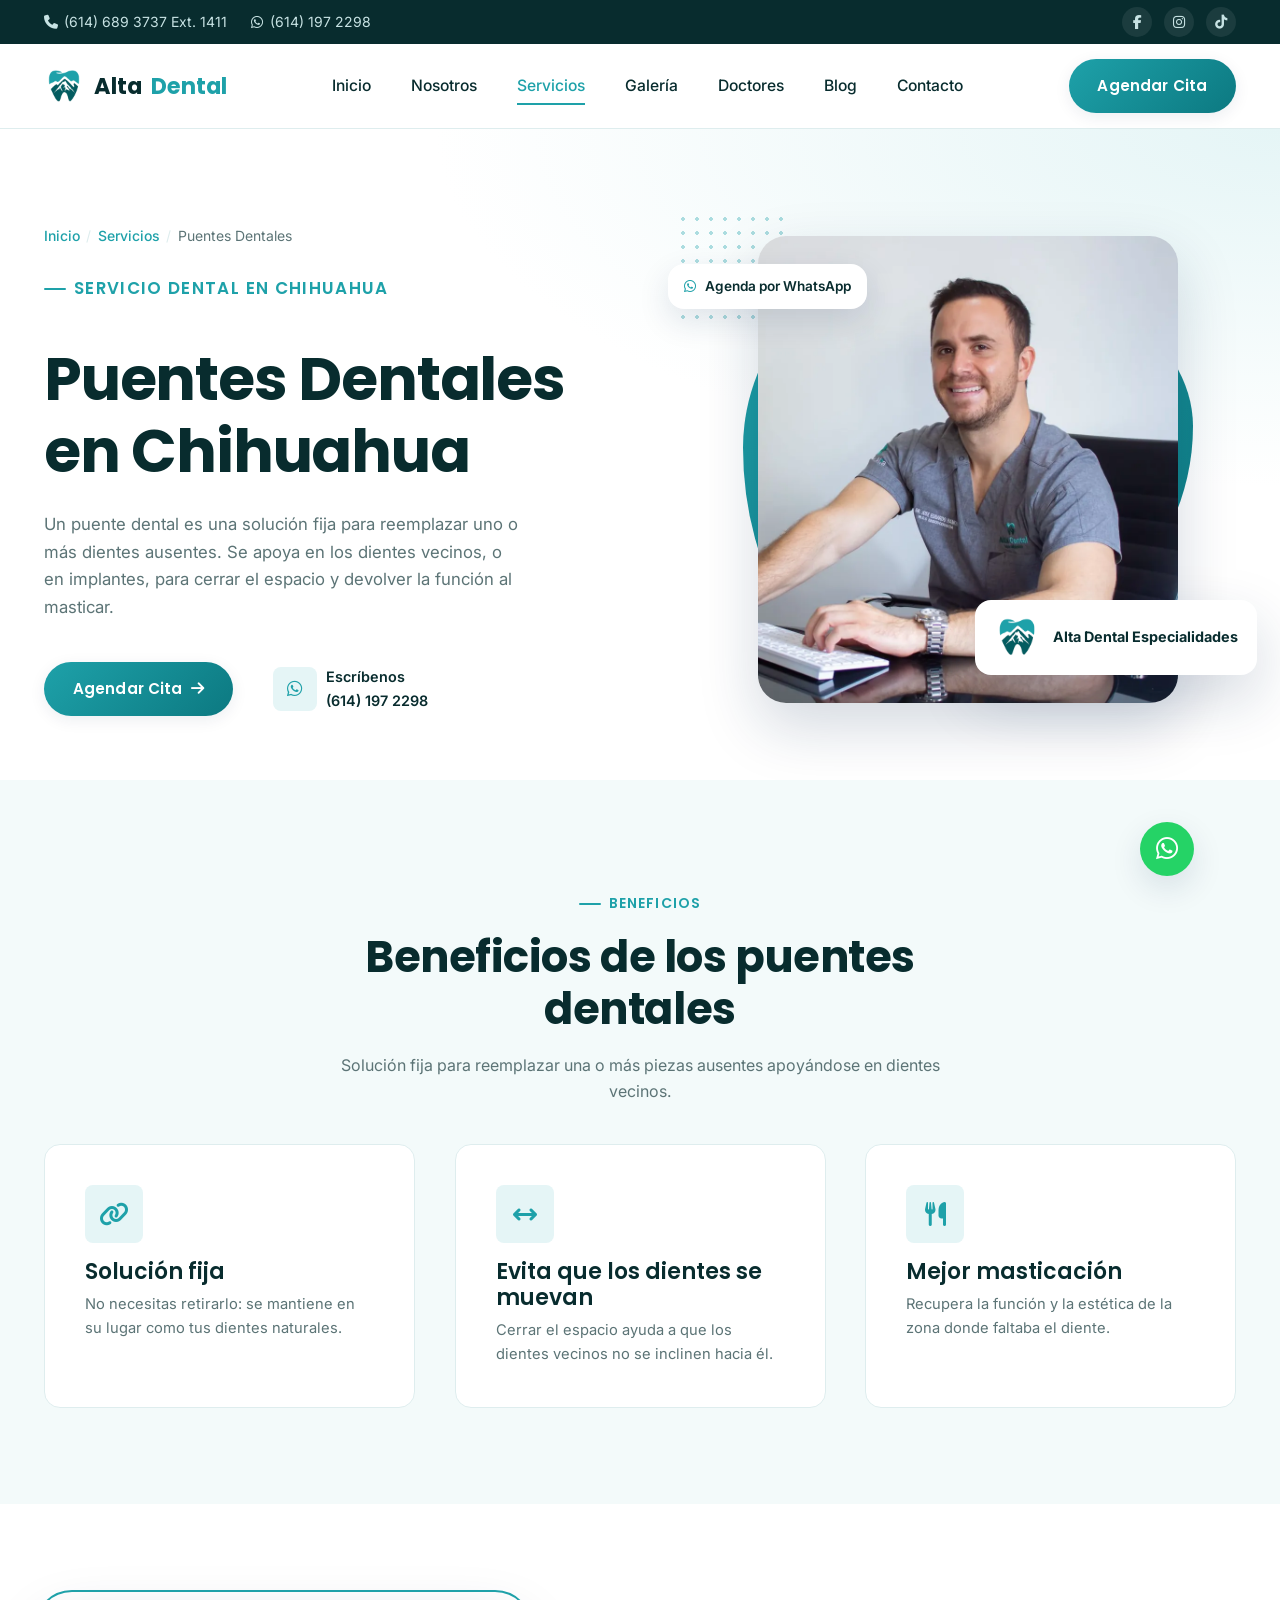
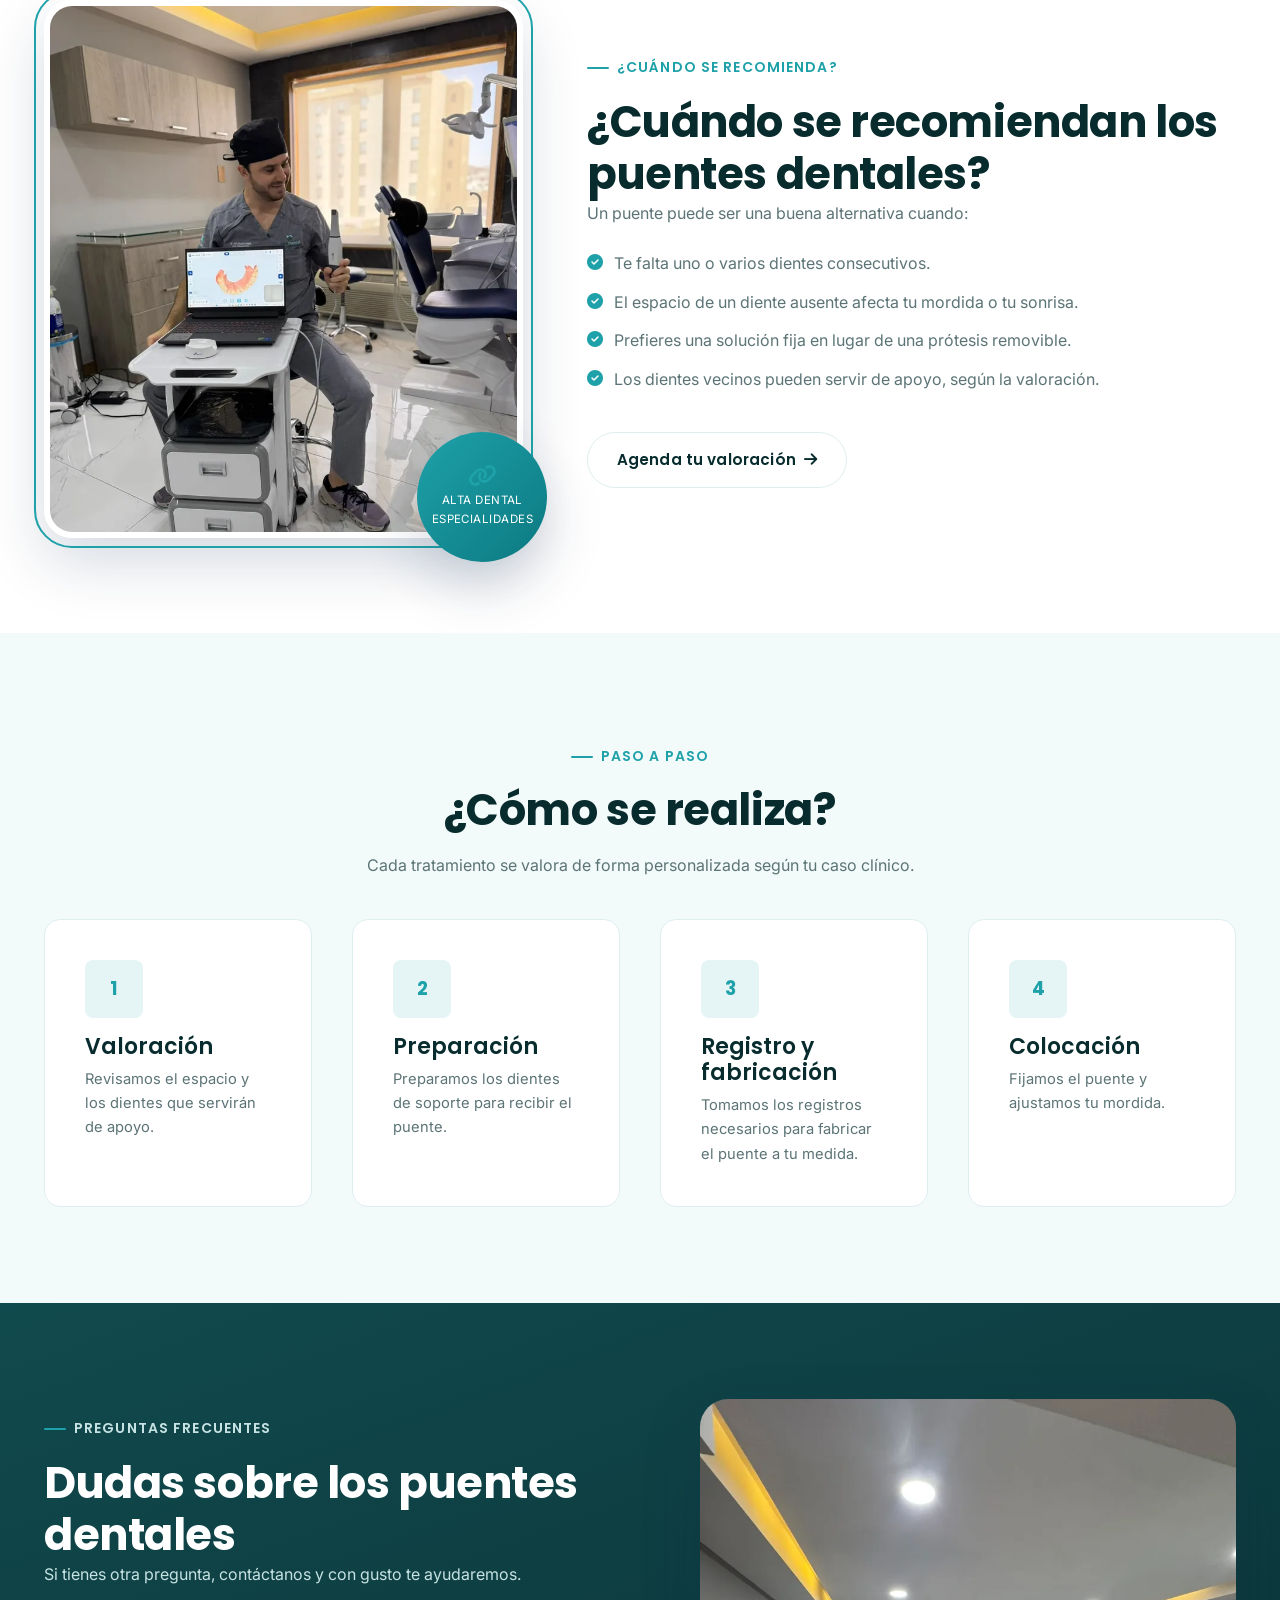
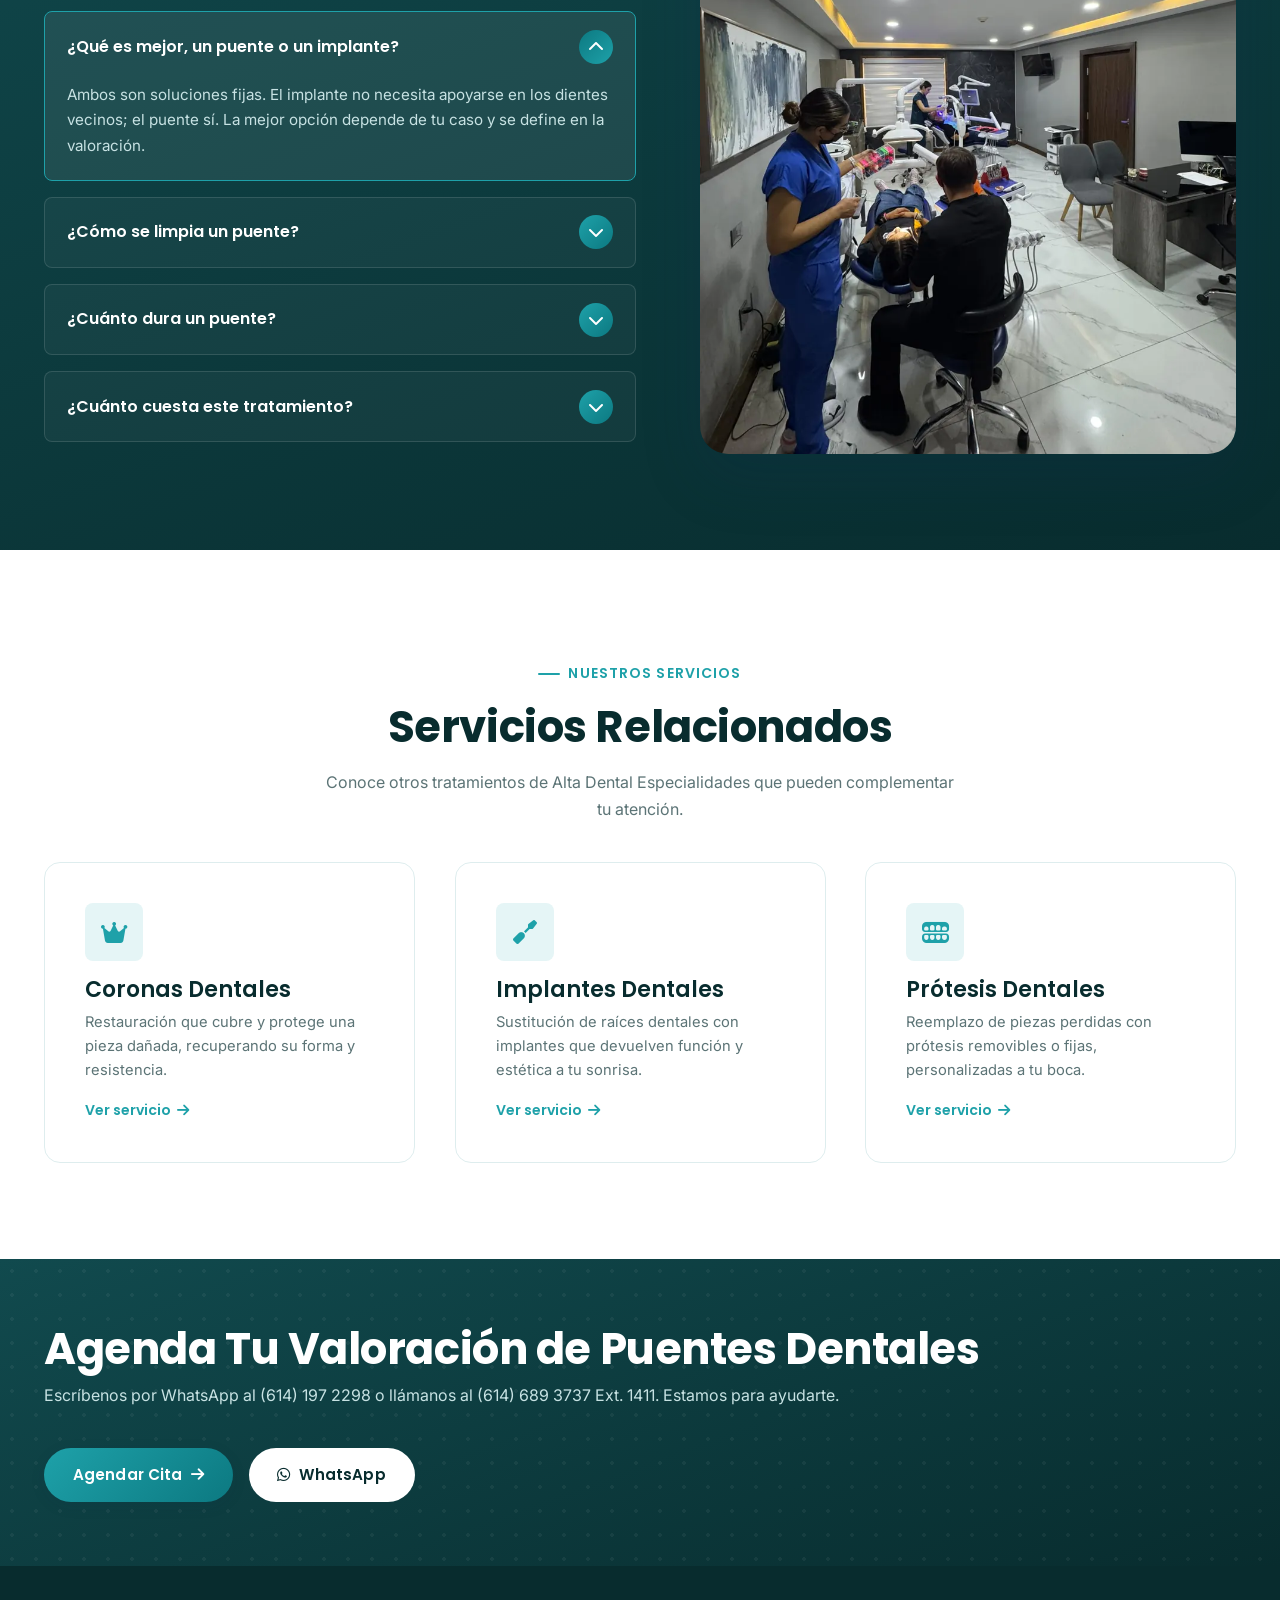
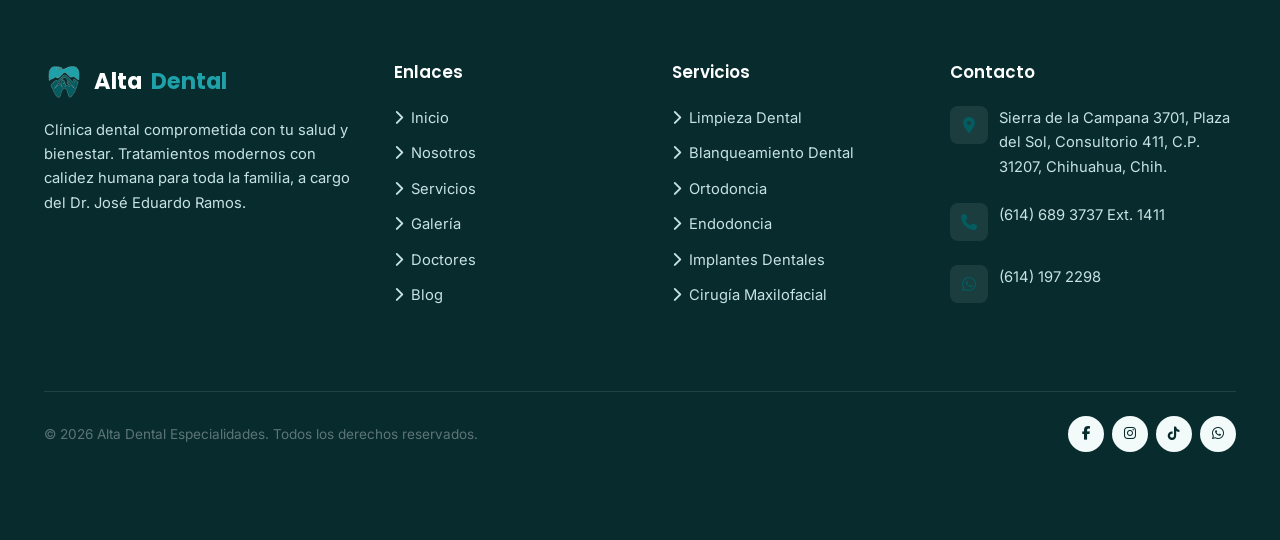
<file: servicios/puentes-dentales-chihuahua/index.html>
<!DOCTYPE html>
<html lang="es-MX">
<head>
  <meta charset="UTF-8">
  <meta name="viewport" content="width=device-width, initial-scale=1.0">
  <title>Puentes Dentales en Chihuahua | Alta Dental Especialidades</title>
  <meta name="description" content="Puentes dentales en Chihuahua: solución fija para reemplazar uno o más dientes ausentes y recuperar tu mordida. Agenda tu valoración en Alta Dental.">
  <meta name="robots" content="index, follow, max-image-preview:large">
  <link rel="canonical" href="https://www.altadental.example/servicios/puentes-dentales-chihuahua/">
  <meta name="theme-color" content="#1EA1A9">
  <link rel="icon" href="../../favicon.ico" sizes="48x48">
  <link rel="icon" href="../../assets/icons/favicon-96.png" type="image/png" sizes="96x96">
  <link rel="apple-touch-icon" href="../../apple-touch-icon.png">
  <link rel="manifest" href="../../site.webmanifest">

  <!-- Open Graph -->
  <meta property="og:type" content="website">
  <meta property="og:site_name" content="Alta Dental Especialidades">
  <meta property="og:url" content="https://www.altadental.example/servicios/puentes-dentales-chihuahua/">
  <meta property="og:title" content="Puentes Dentales en Chihuahua — Alta Dental Especialidades">
  <meta property="og:description" content="Puentes dentales en Chihuahua: solución fija para reemplazar uno o más dientes ausentes y recuperar tu mordida. Agenda tu valoración en Alta Dental.">
  <meta property="og:image" content="https://www.altadental.example/images/social/og-dr-jose-eduardo-ramos-consulta-alta-dental.jpg">
  <meta property="og:image:width" content="1200">
  <meta property="og:image:height" content="630">
  <meta property="og:image:alt" content="Dr. José Eduardo Ramos en su escritorio de consulta en Alta Dental Especialidades">
  <meta property="og:locale" content="es_MX">

  <!-- Twitter / X -->
  <meta name="twitter:card" content="summary_large_image">
  <meta name="twitter:title" content="Puentes Dentales en Chihuahua — Alta Dental Especialidades">
  <meta name="twitter:description" content="Puentes dentales en Chihuahua: solución fija para reemplazar uno o más dientes ausentes y recuperar tu mordida. Agenda tu valoración en Alta Dental.">
  <meta name="twitter:image" content="https://www.altadental.example/images/social/og-dr-jose-eduardo-ramos-consulta-alta-dental.jpg">

  <link rel="preconnect" href="https://fonts.googleapis.com">
  <link rel="preconnect" href="https://fonts.gstatic.com" crossorigin>
  <link href="https://fonts.googleapis.com/css2?family=Poppins:wght@500;600;700;800&family=Inter:wght@400;500;600&display=swap" rel="stylesheet">
  <link rel="stylesheet" href="https://cdnjs.cloudflare.com/ajax/libs/font-awesome/6.5.1/css/all.min.css">

  <link rel="preload" as="image" href="../../images/servicios/dr-jose-eduardo-ramos-consulta-alta-dental-hero.webp" fetchpriority="high">
  <link rel="stylesheet" href="../../assets/css/main.css">

  <script type="application/ld+json">
{
  "@context": "https://schema.org",
  "@graph": [
    {
      "@type": "Dentist",
      "@id": "https://www.altadental.example/#clinica",
      "name": "Alta Dental Especialidades",
      "url": "https://www.altadental.example/",
      "telephone": "+52 614 689 3737 ext. 1411",
      "address": {
        "@type": "PostalAddress",
        "streetAddress": "Sierra de la Campana 3701, Plaza del Sol, Consultorio 411",
        "addressLocality": "Chihuahua",
        "addressRegion": "Chih.",
        "postalCode": "31207",
        "addressCountry": "MX"
      }
    },
    {
      "@type": "Service",
      "@id": "https://www.altadental.example/servicios/puentes-dentales-chihuahua/#servicio",
      "name": "Puentes Dentales",
      "serviceType": "Puentes Dentales",
      "description": "Un puente dental es una solución fija para reemplazar uno o más dientes ausentes. Se apoya en los dientes vecinos, o en implantes, para cerrar el espacio y devolver la función al masticar.",
      "url": "https://www.altadental.example/servicios/puentes-dentales-chihuahua/",
      "image": "https://www.altadental.example/images/servicios/dr-jose-eduardo-ramos-consulta-alta-dental-hero.webp",
      "provider": {
        "@id": "https://www.altadental.example/#clinica"
      },
      "areaServed": {
        "@type": "City",
        "name": "Chihuahua"
      }
    },
    {
      "@type": "WebPage",
      "@id": "https://www.altadental.example/servicios/puentes-dentales-chihuahua/#webpage",
      "url": "https://www.altadental.example/servicios/puentes-dentales-chihuahua/",
      "name": "Puentes Dentales en Chihuahua | Alta Dental Especialidades",
      "description": "Puentes dentales en Chihuahua: solución fija para reemplazar uno o más dientes ausentes y recuperar tu mordida. Agenda tu valoración en Alta Dental.",
      "inLanguage": "es-MX",
      "isPartOf": {
        "@id": "https://www.altadental.example/#website"
      },
      "about": {
        "@id": "https://www.altadental.example/servicios/puentes-dentales-chihuahua/#servicio"
      },
      "breadcrumb": {
        "@id": "https://www.altadental.example/servicios/puentes-dentales-chihuahua/#breadcrumb"
      }
    },
    {
      "@type": "BreadcrumbList",
      "@id": "https://www.altadental.example/servicios/puentes-dentales-chihuahua/#breadcrumb",
      "itemListElement": [
        {
          "@type": "ListItem",
          "position": 1,
          "name": "Inicio",
          "item": "https://www.altadental.example/"
        },
        {
          "@type": "ListItem",
          "position": 2,
          "name": "Servicios",
          "item": "https://www.altadental.example/#servicios"
        },
        {
          "@type": "ListItem",
          "position": 3,
          "name": "Puentes Dentales",
          "item": "https://www.altadental.example/servicios/puentes-dentales-chihuahua/"
        }
      ]
    },
    {
      "@type": "FAQPage",
      "@id": "https://www.altadental.example/servicios/puentes-dentales-chihuahua/#preguntas-frecuentes",
      "mainEntity": [
        {
          "@type": "Question",
          "name": "¿Qué es mejor, un puente o un implante?",
          "acceptedAnswer": {
            "@type": "Answer",
            "text": "Ambos son soluciones fijas. El implante no necesita apoyarse en los dientes vecinos; el puente sí. La mejor opción depende de tu caso y se define en la valoración."
          }
        },
        {
          "@type": "Question",
          "name": "¿Cómo se limpia un puente?",
          "acceptedAnswer": {
            "@type": "Answer",
            "text": "Requiere una higiene cuidadosa, especialmente debajo de la pieza que reemplaza. Te enseñaremos a limpiarlo correctamente."
          }
        },
        {
          "@type": "Question",
          "name": "¿Cuánto dura un puente?",
          "acceptedAnswer": {
            "@type": "Answer",
            "text": "Depende del cuidado, de tu higiene y de la salud de los dientes de soporte. Las revisiones periódicas ayudan a que dure más."
          }
        },
        {
          "@type": "Question",
          "name": "¿Cuánto cuesta este tratamiento?",
          "acceptedAnswer": {
            "@type": "Answer",
            "text": "Los tratamientos dentales varían según el diagnóstico de cada paciente, por lo que no publicamos tarifas genéricas. Escríbenos por WhatsApp y con gusto te compartimos información y costos para tu caso."
          }
        }
      ]
    }
  ]
}
  </script>
</head>
<body>
  <a class="skip-link" href="#main-content">Saltar al contenido principal</a>

  <!-- ============ TOPBAR ============ -->
  <div class="topbar">
    <div class="container">
      <div class="topbar-contact">
        <a href="tel:+526146893737,1411"><i class="fa-solid fa-phone"></i> (614) 689 3737 Ext. 1411</a>
        <a href="https://wa.me/526141972298" class="hide-tablet" target="_blank" rel="noopener noreferrer"><i class="fa-brands fa-whatsapp"></i> (614) 197 2298</a>
      </div>
      <div class="topbar-social">
        <a href="https://www.facebook.com/AltaDentalEspecialidadesChihuahua" aria-label="Facebook de Alta Dental Especialidades" target="_blank" rel="noopener noreferrer"><i class="fa-brands fa-facebook-f"></i></a>
        <a href="https://www.instagram.com/altadental.cuu/?hl=es" aria-label="Instagram de Alta Dental Especialidades" target="_blank" rel="noopener noreferrer"><i class="fa-brands fa-instagram"></i></a>
        <a href="https://www.tiktok.com/@altadental.cuu" aria-label="TikTok de Alta Dental Especialidades" target="_blank" rel="noopener noreferrer"><i class="fa-brands fa-tiktok"></i></a>
      </div>
    </div>
  </div>

  <!-- ============ HEADER ============ -->
  <header class="site-header">
    <div class="container">
      <a href="../../" class="brand">
        <img src="../../assets/images/branding/logo-icon.png" width="120" height="120" alt="Alta Dental Especialidades">
        Alta<span>Dental</span>
      </a>

      <nav class="main-nav" aria-label="Navegación principal">
        <a href="../../#inicio">Inicio</a>
        <a href="../../#nosotros">Nosotros</a>
        <a href="../../#servicios" class="active" aria-current="page">Servicios</a>
        <a href="../../#galeria">Galería</a>
        <a href="../../#doctores">Doctores</a>
        <a href="../../#blog">Blog</a>
        <a href="#contacto">Contacto</a>
        <a href="../../#cita" class="btn btn-primary">Agendar Cita</a>
      </nav>

      <div class="header-actions">
        <a href="../../#cita" class="btn btn-primary">Agendar Cita</a>
        <button class="nav-toggle" aria-label="Abrir menú" aria-expanded="false">
          <span></span><span></span><span></span>
        </button>
      </div>
    </div>
  </header>
  <div class="nav-scrim"></div>

  <main id="main-content">

    <!-- ============ HERO DEL SERVICIO ============ -->
    <section class="hero" id="inicio">
      <div class="container">
        <div class="hero-content">
          <nav class="breadcrumb reveal" aria-label="Ruta de navegación">
            <ol>
              <li><a href="../../">Inicio</a></li>
              <li><a href="../../#servicios">Servicios</a></li>
              <li aria-current="page">Puentes Dentales</li>
            </ol>
          </nav>
          <p class="eyebrow reveal">Servicio dental en Chihuahua</p>
          <h1 class="reveal">Puentes Dentales en Chihuahua</h1>
          <p class="reveal">
            Un puente dental es una solución fija para reemplazar uno o más dientes ausentes. Se apoya en los dientes vecinos, o en implantes, para cerrar el espacio y devolver la función al masticar.
          </p>
          <div class="hero-cta reveal">
            <a href="../../#cita" class="btn btn-primary">Agendar Cita <i class="fa-solid fa-arrow-right"></i></a>
            <div class="hero-cta-note">
              <span class="icon-badge"><i class="fa-brands fa-whatsapp"></i></span>
              <span>Escríbenos<br><a href="https://wa.me/526141972298?text=Hola%2C%20me%20gustar%C3%ADa%20informaci%C3%B3n%20sobre%20Puentes%20Dentales%20en%20Alta%20Dental%20Especialidades." target="_blank" rel="noopener noreferrer">(614) 197 2298</a></span>
            </div>
          </div>
        </div>

        <div class="hero-visual reveal reveal-right">
          <div class="hero-dot-grid" aria-hidden="true"></div>
          <div class="hero-blob" aria-hidden="true"></div>
          <img class="hero-image" src="../../images/servicios/dr-jose-eduardo-ramos-consulta-alta-dental-hero.webp" width="900" height="1000" fetchpriority="high" decoding="async" alt="Dr. José Eduardo Ramos en su escritorio de consulta en Alta Dental Especialidades">

          <div class="hero-badge-top">
            <i class="fa-brands fa-whatsapp" style="color:var(--color-primary)"></i>
            Agenda por WhatsApp
          </div>

          <div class="hero-float-card">
            <img src="../../assets/images/branding/logo-icon.png" width="138" height="138" alt="">
            <div>
              <strong>Alta Dental Especialidades</strong>
            </div>
          </div>
        </div>
      </div>
    </section>

    <!-- ============ BENEFICIOS ============ -->
    <section class="services section-bg-light" id="beneficios">
      <div class="container">
        <div class="section-heading centered reveal">
          <p class="eyebrow" style="justify-content:center">Beneficios</p>
          <h2>Beneficios de los puentes dentales</h2>
          <p>Solución fija para reemplazar una o más piezas ausentes apoyándose en dientes vecinos.</p>
        </div>

        <div class="services-grid">
          <article class="card service-card reveal">
            <span class="icon-badge"><i class="fa-solid fa-link"></i></span>
            <h3>Solución fija</h3>
            <p>No necesitas retirarlo: se mantiene en su lugar como tus dientes naturales.</p>
          </article>
          <article class="card service-card reveal">
            <span class="icon-badge"><i class="fa-solid fa-arrows-left-right"></i></span>
            <h3>Evita que los dientes se muevan</h3>
            <p>Cerrar el espacio ayuda a que los dientes vecinos no se inclinen hacia él.</p>
          </article>
          <article class="card service-card reveal">
            <span class="icon-badge"><i class="fa-solid fa-utensils"></i></span>
            <h3>Mejor masticación</h3>
            <p>Recupera la función y la estética de la zona donde faltaba el diente.</p>
          </article>
        </div>
      </div>
    </section>

    <!-- ============ CUÁNDO SE RECOMIENDA ============ -->
    <section class="about" id="cuando-se-recomienda">
      <div class="container">
        <div class="about-visual reveal reveal-left">
          <img src="../../images/servicios/escaner-intraoral-digital-alta-dental-marco.webp" width="800" height="900" loading="lazy" decoding="async" alt="Dr. José Eduardo Ramos con el escáner intraoral digital de Alta Dental Especialidades">
          <div class="about-experience-badge">
            <i class="fa-solid fa-link" style="color:var(--color-primary); font-size:1.4rem;"></i>
            <span>Alta Dental<br>Especialidades</span>
          </div>
        </div>

        <div class="about-content reveal reveal-right">
          <p class="eyebrow">¿Cuándo se recomienda?</p>
          <h2>¿Cuándo se recomiendan los puentes dentales?</h2>
          <p>Un puente puede ser una buena alternativa cuando:</p>
          <ul class="check-list">
            <li><i class="fa-solid fa-circle-check"></i> <span>Te falta uno o varios dientes consecutivos.</span></li>
            <li><i class="fa-solid fa-circle-check"></i> <span>El espacio de un diente ausente afecta tu mordida o tu sonrisa.</span></li>
            <li><i class="fa-solid fa-circle-check"></i> <span>Prefieres una solución fija en lugar de una prótesis removible.</span></li>
            <li><i class="fa-solid fa-circle-check"></i> <span>Los dientes vecinos pueden servir de apoyo, según la valoración.</span></li>
          </ul>

          <a href="../../#cita" class="btn btn-outline">Agenda tu valoración <i class="fa-solid fa-arrow-right"></i></a>
        </div>
      </div>
    </section>

    <!-- ============ CÓMO SE REALIZA ============ -->
    <section class="services section-bg-light" id="como-se-realiza">
      <div class="container">
        <div class="section-heading centered reveal">
          <p class="eyebrow" style="justify-content:center">Paso a paso</p>
          <h2>¿Cómo se realiza?</h2>
          <p>Cada tratamiento se valora de forma personalizada según tu caso clínico.</p>
        </div>

        <div class="services-grid steps-grid">
          <article class="card service-card reveal">
            <span class="icon-badge"><span class="step-number">1</span></span>
            <h3>Valoración</h3>
            <p>Revisamos el espacio y los dientes que servirán de apoyo.</p>
          </article>
          <article class="card service-card reveal">
            <span class="icon-badge"><span class="step-number">2</span></span>
            <h3>Preparación</h3>
            <p>Preparamos los dientes de soporte para recibir el puente.</p>
          </article>
          <article class="card service-card reveal">
            <span class="icon-badge"><span class="step-number">3</span></span>
            <h3>Registro y fabricación</h3>
            <p>Tomamos los registros necesarios para fabricar el puente a tu medida.</p>
          </article>
          <article class="card service-card reveal">
            <span class="icon-badge"><span class="step-number">4</span></span>
            <h3>Colocación</h3>
            <p>Fijamos el puente y ajustamos tu mordida.</p>
          </article>
        </div>
      </div>
    </section>

    <!-- ============ FAQ ============ -->
    <section class="faq section-bg-navy text-on-dark" id="preguntas-frecuentes">
      <div class="container">
        <div class="reveal reveal-left">
          <p class="eyebrow">Preguntas Frecuentes</p>
          <h2>Dudas sobre los puentes dentales</h2>
          <p style="margin-bottom:1.5rem;">Si tienes otra pregunta, contáctanos y con gusto te ayudaremos.</p>

          <div class="accordion">
            <div class="accordion-item">
              <button class="accordion-header" aria-expanded="false">
                ¿Qué es mejor, un puente o un implante?
                <span class="accordion-icon"><i class="fa-solid fa-chevron-down"></i></span>
              </button>
              <div class="accordion-panel">
                <div class="accordion-panel-inner">
                  Ambos son soluciones fijas. El implante no necesita apoyarse en los dientes vecinos; el puente sí. La mejor opción depende de tu caso y se define en la valoración.
                </div>
              </div>
            </div>

            <div class="accordion-item">
              <button class="accordion-header" aria-expanded="false">
                ¿Cómo se limpia un puente?
                <span class="accordion-icon"><i class="fa-solid fa-chevron-down"></i></span>
              </button>
              <div class="accordion-panel">
                <div class="accordion-panel-inner">
                  Requiere una higiene cuidadosa, especialmente debajo de la pieza que reemplaza. Te enseñaremos a limpiarlo correctamente.
                </div>
              </div>
            </div>

            <div class="accordion-item">
              <button class="accordion-header" aria-expanded="false">
                ¿Cuánto dura un puente?
                <span class="accordion-icon"><i class="fa-solid fa-chevron-down"></i></span>
              </button>
              <div class="accordion-panel">
                <div class="accordion-panel-inner">
                  Depende del cuidado, de tu higiene y de la salud de los dientes de soporte. Las revisiones periódicas ayudan a que dure más.
                </div>
              </div>
            </div>

            <div class="accordion-item">
              <button class="accordion-header" aria-expanded="false">
                ¿Cuánto cuesta este tratamiento?
                <span class="accordion-icon"><i class="fa-solid fa-chevron-down"></i></span>
              </button>
              <div class="accordion-panel">
                <div class="accordion-panel-inner">
                  Los tratamientos dentales varían según el diagnóstico de cada paciente, por lo que no publicamos tarifas genéricas. Escríbenos por WhatsApp y con gusto te compartimos información y costos para tu caso.
                </div>
              </div>
            </div>
          </div>
        </div>

        <div class="faq-visual reveal reveal-right">
          <img src="../../images/servicios/area-clinica-alta-dental-chihuahua-vertical.webp" width="900" height="1100" loading="lazy" decoding="async" alt="Área clínica de Alta Dental Especialidades en Chihuahua con equipo atendiendo a un paciente">
        </div>
      </div>
    </section>

    <!-- ============ SERVICIOS RELACIONADOS ============ -->
    <section class="services" id="servicios-relacionados">
      <div class="container">
        <div class="section-heading centered reveal">
          <p class="eyebrow" style="justify-content:center">Nuestros Servicios</p>
          <h2>Servicios Relacionados</h2>
          <p>Conoce otros tratamientos de Alta Dental Especialidades que pueden complementar tu atención.</p>
        </div>

        <div class="services-grid">
          <article class="card service-card reveal">
            <span class="icon-badge"><i class="fa-solid fa-crown"></i></span>
            <h3>Coronas Dentales</h3>
            <p>Restauración que cubre y protege una pieza dañada, recuperando su forma y resistencia.</p>
            <a href="../../servicios/coronas-dentales-chihuahua/" class="service-link" aria-label="Ver servicio de Coronas Dentales">Ver servicio <i class="fa-solid fa-arrow-right"></i></a>
          </article>
          <article class="card service-card reveal">
            <span class="icon-badge"><i class="fa-solid fa-screwdriver"></i></span>
            <h3>Implantes Dentales</h3>
            <p>Sustitución de raíces dentales con implantes que devuelven función y estética a tu sonrisa.</p>
            <a href="../../servicios/implantes-dentales-chihuahua/" class="service-link" aria-label="Ver servicio de Implantes Dentales">Ver servicio <i class="fa-solid fa-arrow-right"></i></a>
          </article>
          <article class="card service-card reveal">
            <span class="icon-badge"><i class="fa-solid fa-teeth-open"></i></span>
            <h3>Prótesis Dentales</h3>
            <p>Reemplazo de piezas perdidas con prótesis removibles o fijas, personalizadas a tu boca.</p>
            <a href="../../servicios/protesis-dentales-chihuahua/" class="service-link" aria-label="Ver servicio de Prótesis Dentales">Ver servicio <i class="fa-solid fa-arrow-right"></i></a>
          </article>
        </div>
      </div>
    </section>

    <!-- ============ CTA FINAL ============ -->
    <section class="cta-band">
      <div class="container">
        <div class="reveal">
          <h2>Agenda Tu Valoración de Puentes Dentales</h2>
          <p>Escríbenos por WhatsApp al (614) 197 2298 o llámanos al (614) 689 3737 Ext. 1411. Estamos para ayudarte.</p>
        </div>
        <div class="coming-soon-links reveal">
          <a href="../../#cita" class="btn btn-primary">Agendar Cita <i class="fa-solid fa-arrow-right"></i></a>
          <a href="https://wa.me/526141972298?text=Hola%2C%20me%20gustar%C3%ADa%20informaci%C3%B3n%20sobre%20Puentes%20Dentales%20en%20Alta%20Dental%20Especialidades." class="btn btn-light" target="_blank" rel="noopener noreferrer"><i class="fa-brands fa-whatsapp"></i> WhatsApp</a>
        </div>
      </div>
    </section>

  </main>

  <!-- ============ FOOTER ============ -->
  <footer class="site-footer" id="contacto">
    <div class="container">
      <div class="footer-grid">
        <div class="footer-brand">
          <a href="../../" class="brand">
            <img src="../../assets/images/branding/logo-icon.png" width="120" height="120" loading="lazy" alt="Alta Dental Especialidades">
            Alta<span>Dental</span>
          </a>
          <p>Clínica dental comprometida con tu salud y bienestar. Tratamientos modernos con calidez humana para toda la familia, a cargo del Dr. José Eduardo Ramos.</p>
        </div>

        <div>
          <h3 class="footer-heading">Enlaces</h3>
          <nav class="footer-links">
            <a href="../../#inicio"><i class="fa-solid fa-chevron-right"></i> Inicio</a>
            <a href="../../#nosotros"><i class="fa-solid fa-chevron-right"></i> Nosotros</a>
            <a href="../../#servicios"><i class="fa-solid fa-chevron-right"></i> Servicios</a>
            <a href="../../#galeria"><i class="fa-solid fa-chevron-right"></i> Galería</a>
            <a href="../../#doctores"><i class="fa-solid fa-chevron-right"></i> Doctores</a>
            <a href="../../#blog"><i class="fa-solid fa-chevron-right"></i> Blog</a>
          </nav>
        </div>

        <div>
          <h3 class="footer-heading">Servicios</h3>
          <nav class="footer-links">
            <a href="../../servicios/limpieza-dental-chihuahua/"><i class="fa-solid fa-chevron-right"></i> Limpieza Dental</a>
            <a href="../../servicios/blanqueamiento-dental-chihuahua/"><i class="fa-solid fa-chevron-right"></i> Blanqueamiento Dental</a>
            <a href="../../servicios/ortodoncia-chihuahua/"><i class="fa-solid fa-chevron-right"></i> Ortodoncia</a>
            <a href="../../servicios/endodoncia-chihuahua/"><i class="fa-solid fa-chevron-right"></i> Endodoncia</a>
            <a href="../../servicios/implantes-dentales-chihuahua/"><i class="fa-solid fa-chevron-right"></i> Implantes Dentales</a>
            <a href="../../servicios/cirugia-maxilofacial-chihuahua/"><i class="fa-solid fa-chevron-right"></i> Cirugía Maxilofacial</a>
          </nav>
        </div>

        <div>
          <h3 class="footer-heading">Contacto</h3>
          <div class="footer-contact-item">
            <span class="icon-badge"><i class="fa-solid fa-location-dot"></i></span>
            <span><a href="https://www.google.com/maps/search/?api=1&amp;query=Sierra+de+la+Campana+3701%2C+Plaza+del+Sol%2C+Chihuahua%2C+Chih.+CP+31207" target="_blank" rel="noopener noreferrer">Sierra de la Campana 3701, Plaza del Sol, Consultorio 411, C.P. 31207, Chihuahua, Chih.</a></span>
          </div>
          <div class="footer-contact-item">
            <span class="icon-badge"><i class="fa-solid fa-phone"></i></span>
            <span><a href="tel:+526146893737,1411">(614) 689 3737 Ext. 1411</a></span>
          </div>
          <div class="footer-contact-item">
            <span class="icon-badge"><i class="fa-brands fa-whatsapp"></i></span>
            <span><a href="https://wa.me/526141972298" target="_blank" rel="noopener noreferrer">(614) 197 2298</a></span>
          </div>
        </div>
      </div>

      <div class="footer-bottom">
        <p>&copy; <span id="footer-year"></span> Alta Dental Especialidades. Todos los derechos reservados.</p>
        <div class="social-row">
          <a href="https://www.facebook.com/AltaDentalEspecialidadesChihuahua" aria-label="Facebook de Alta Dental Especialidades" target="_blank" rel="noopener noreferrer"><i class="fa-brands fa-facebook-f"></i></a>
          <a href="https://www.instagram.com/altadental.cuu/?hl=es" aria-label="Instagram de Alta Dental Especialidades" target="_blank" rel="noopener noreferrer"><i class="fa-brands fa-instagram"></i></a>
          <a href="https://www.tiktok.com/@altadental.cuu" aria-label="TikTok de Alta Dental Especialidades" target="_blank" rel="noopener noreferrer"><i class="fa-brands fa-tiktok"></i></a>
          <a href="https://wa.me/526141972298" aria-label="WhatsApp de Alta Dental Especialidades" target="_blank" rel="noopener noreferrer"><i class="fa-brands fa-whatsapp"></i></a>
        </div>
      </div>
    </div>
  </footer>

  <a class="whatsapp-float" href="https://wa.me/526141972298?text=Hola%2C%20me%20gustar%C3%ADa%20informaci%C3%B3n%20sobre%20Puentes%20Dentales%20en%20Alta%20Dental%20Especialidades." target="_blank" rel="noopener noreferrer" aria-label="Contactar a Alta Dental Especialidades por WhatsApp">
    <i class="fa-brands fa-whatsapp"></i>
  </a>

  <button class="back-to-top" aria-label="Volver arriba"><i class="fa-solid fa-arrow-up"></i></button>

  <script>document.getElementById('footer-year').textContent = new Date().getFullYear();</script>
  <script src="../../assets/js/modules/nav.js" defer></script>
  <script src="../../assets/js/modules/scrollAnimations.js" defer></script>
  <script src="../../assets/js/modules/accordion.js" defer></script>
  <script src="../../assets/js/modules/gallery.js" defer></script>
  <script src="../../assets/js/modules/form.js" defer></script>
  <script src="../../assets/js/modules/backToTop.js" defer></script>
  <script src="../../assets/js/main.js" defer></script>
</body>
</html>
</file>
<file: assets/css/main.css>
/* AltaDental - main stylesheet entry point. Order matters: base -> components -> sections. */

/* Base */
@import url('base/variables.css');
@import url('base/reset.css');
@import url('base/typography.css');
@import url('base/layout.css');

/* Components */
@import url('components/buttons.css');
@import url('components/header.css');
@import url('components/cards.css');
@import url('components/forms.css');
@import url('components/accordion.css');
@import url('components/misc.css');

/* Sections */
@import url('sections/hero.css');
@import url('sections/services.css');
@import url('sections/about.css');
@import url('sections/gallery.css');
@import url('sections/appointment.css');
@import url('sections/faq.css');
@import url('sections/doctors.css');
@import url('sections/cta.css');
@import url('sections/footer.css');

/* Páginas de servicio (va al final para extender .service-card sin tocar los archivos originales) */
@import url('components/service-page.css');
</file>
